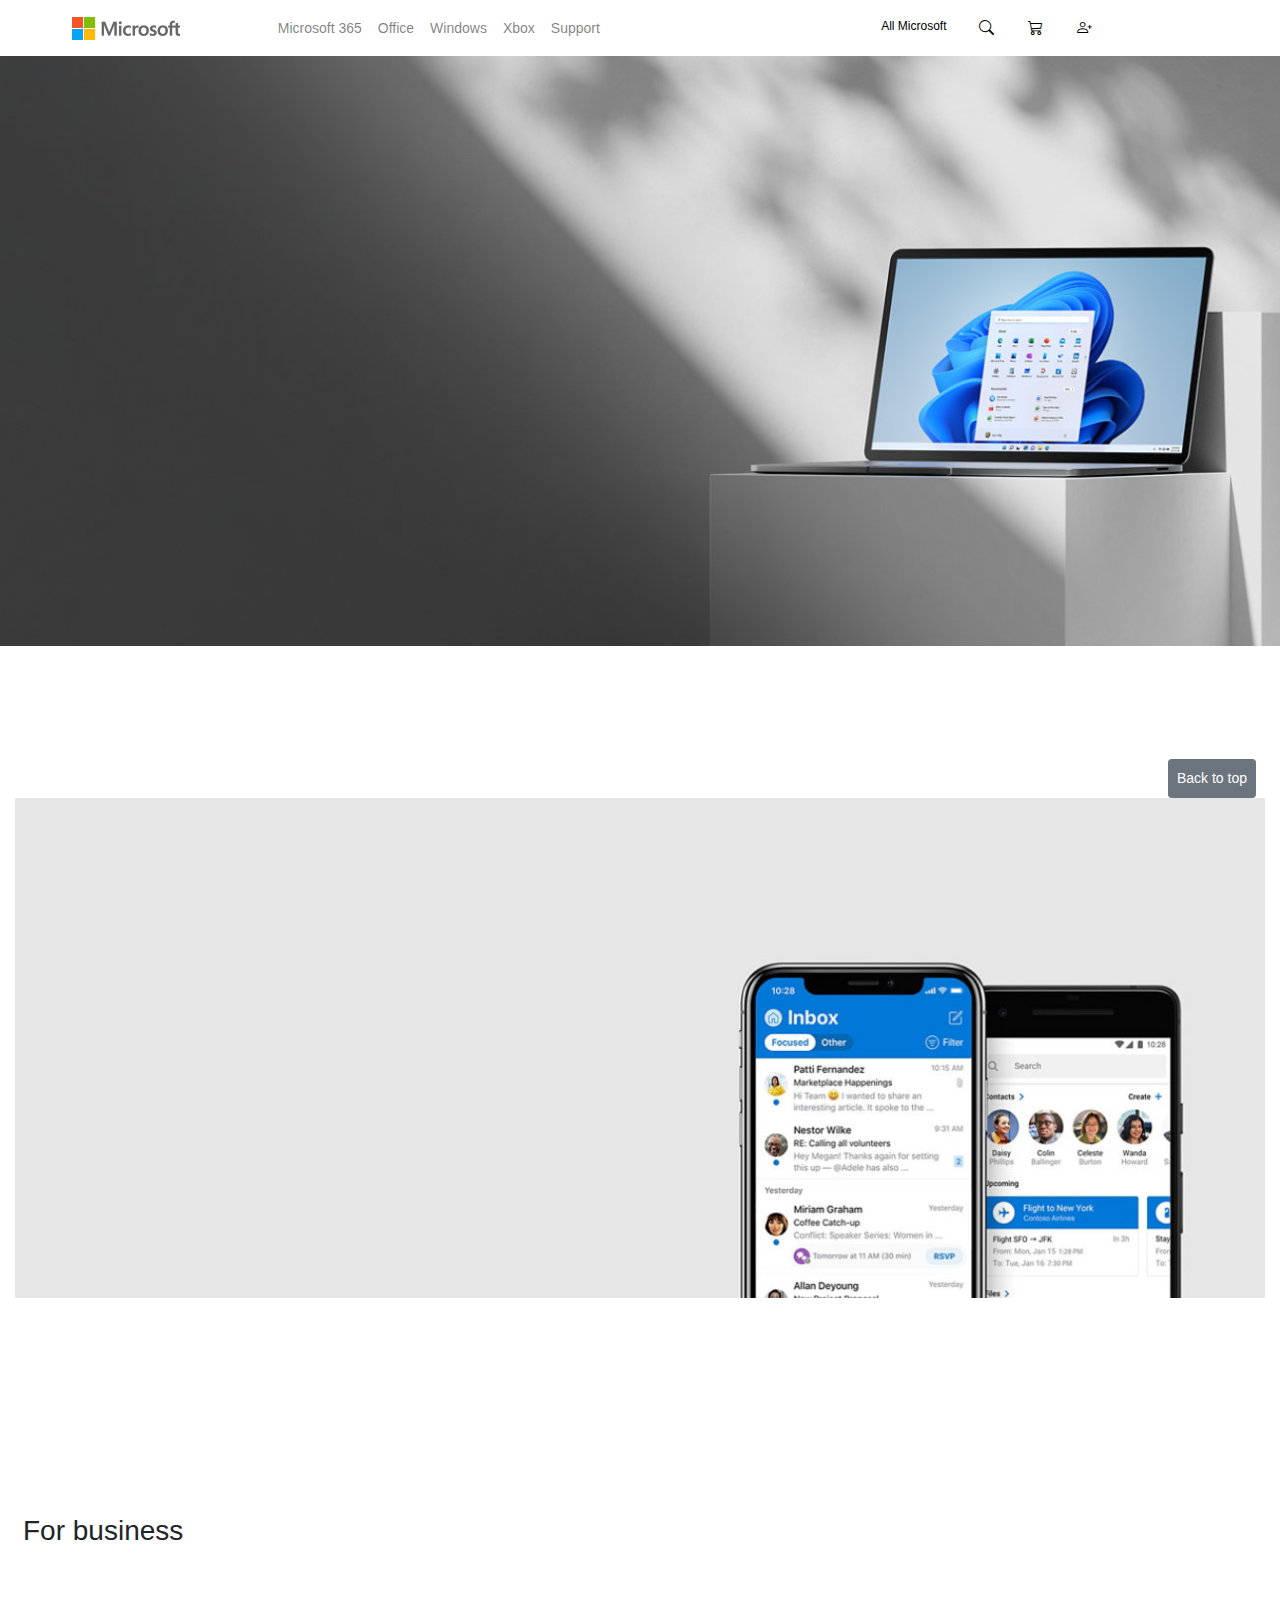
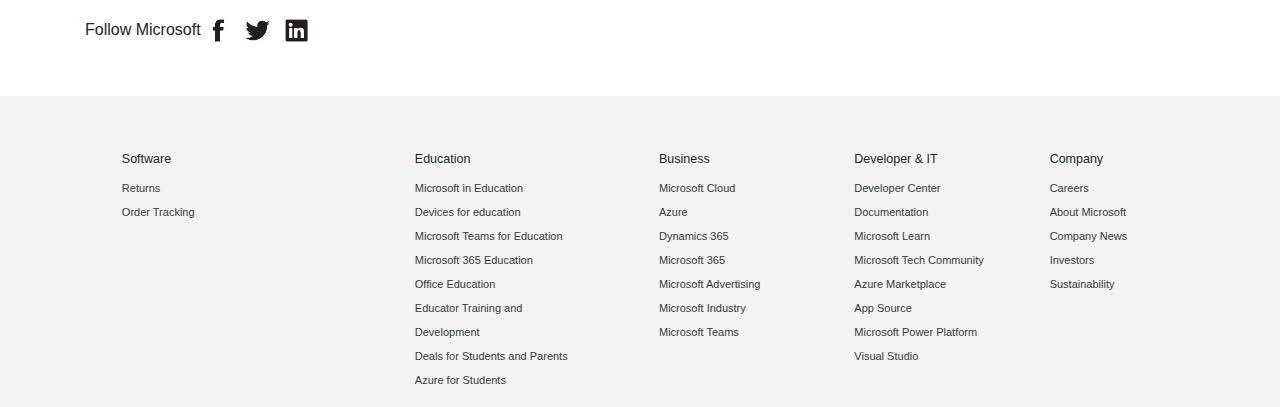
<file: index.html>
<!DOCTYPE html>
<html lang="en">
<head>
    <meta charset="UTF-8">
    <meta http-equiv="X-UA-Compatible" content="IE=edge">
    <meta name="viewport" content="width=device-width, initial-scale=1.0">
    <link rel="stylesheet" href="./css/main.css">
    <link rel="stylesheet" href="./css/bootstrap.css">
    <link rel="stylesheet" href="https://cdnjs.cloudflare.com/ajax/libs/font-awesome/6.1.1/css/all.min.css" integrity="sha512-KfkfwYDsLkIlwQp6LFnl8zNdLGxu9YAA1QvwINks4PhcElQSvqcyVLLD9aMhXd13uQjoXtEKNosOWaZqXgel0g==" crossorigin="anonymous" referrerpolicy="no-referrer" />
    <link rel="stylesheet" href="https://cdnjs.cloudflare.com/ajax/libs/font-awesome/6.1.1/css/all.css" integrity="sha512-1hsteeq9xTM5CX6NsXiJu3Y/g+tj+IIwtZMtTisemEv3hx+S9ngaW4nryrNcPM4xGzINcKbwUJtojslX2KG+DQ==" crossorigin="anonymous" referrerpolicy="no-referrer" />
    <!-- CSS only -->
    <link href="https://cdn.jsdelivr.net/npm/bootstrap@5.2.0-beta1/dist/css/bootstrap.min.css" rel="stylesheet" integrity="sha384-0evHe/X+R7YkIZDRvuzKMRqM+OrBnVFBL6DOitfPri4tjfHxaWutUpFmBp4vmVor" crossorigin="anonymous">
    <link rel="stylesheet" href="https://cdnjs.cloudflare.com/ajax/libs/font-awesome/6.1.1/webfonts/fa-regular-400.ttf">
    <link rel="stylesheet" href="https://cdn.jsdelivr.net/npm/bootstrap-icons@1.9.1/font/bootstrap-icons.css">
    <!-- JavaScript Bundle with Popper -->
    <script src="https://cdn.jsdelivr.net/npm/bootstrap@5.2.0-beta1/dist/js/bootstrap.bundle.min.js" integrity="sha384-pprn3073KE6tl6bjs2QrFaJGz5/SUsLqktiwsUTF55Jfv3qYSDhgCecCxMW52nD2" crossorigin="anonymous"></script>
    <link rel="icon" href="./images/microsoft-logo-png-2395.png">
    <title>Microsoft- Clone Home Page</title>
</head>
<body>
  <div class="head" id="home">
    <div class="header justify-content-center align-items-center d-flex">
      <div class="header-center w-90 h-100 d-flex justify-content-between px-2 align-items-center">
          <a href="index.html" class="h-100 d-flex align-items-center microsoft ">
              <img src="./images/microsoft logo.png" alt="" srcset="" class=".img-fluid" height="23" width="108">
          </a> 
          <nav class="navbar navbar-expand navbar-light header-center3" aria-label="Second navbar example">
                  <ul class="navbar-nav me-auto text-dark">
                    <li class="nav-item">
                      <a class="nav-link hov" aria-current="page" href="#">Microsoft 365</a>
                    </li>
                    <li class="nav-item">
                      <a class="nav-link hov" href="#">Office</a>
                    </li>
                    <li class="nav-item">
                      <a class="nav-link hov" href="#">Windows</a>
                    </li>
                    <li class="nav-item">
                      <a class="nav-link hov" href="#">Xbox</a>
                    </li>
                    <li class="nav-item">
                      <a class="nav-link hov" href="#">Support</a>
                    </li>
                  </ul>
          </nav>
            
          <div class="header-right h-100 px-2 d-flex gap-2">
              <button class="button-drop h-100 rounded-0" style="background-color: white;"><p class="pt-2_5" style="font-size: 12px;">All Microsoft<i class="fa fa-angle-down" style="margin-left: 10px;"></i> </p>
                <div class="button-content container">
                  <div class="row">
                    <div class="col-lg-2 pt-4 col-lgs-3" style="font-size: 13px;">
                      <ul>
                        <p class="h6 pb-3">Software</p>
                        <p class="space">Windows Apps</p>
                        <p class="space">One Drive</p>
                        <p class="space">Outlook</p>
                        <p class="space">Skype</p>
                        <p class="space">OneNote</p>
                        <p class="space">Microsoft Teams</p>
                      </ul>
                    </div>
                    <div class="col-lg-2 pt-4 col-lgs-3" style="font-size: 13px;">
                      <ul>
                        <p class="h6 pb-3">PC & Devices</p>
                        <p class="space">Shop Xbox</p>
                        <p class="space">Accessories</p>
                      </ul>
                    </div>
                    <div class="col-lg-2 pt-4 col-lgs-3" style="font-size: 13px;">
                      <ul>
                        <p class="h6 pb-3">Entertainment</p>
                        <p class="space">PC Games</p>
                        <p class="space">Windows digital games</p>
                      </ul>
                    </div>
                    <div class="col-lg-2 pt-4 col-lgs-3" style="font-size: 13px;">
                      <ul>
                        <p class="h6 pb-3">Business</p>
                        <p class="space">Microsoft Cloud</p>
                        <p class="space">Microsoft Security</p>
                        <p class="space">Azure</p>
                        <p class="space">Dynamics 365</p>
                        <p class="space">Microsoft 365 for business</p>
                        <p class="space">Microsoft Industry</p>
                        <p class="space">Microsoft Power Platform</p>
                        <p class="space">Windows 365</p>
                      </ul>
                    </div>
                    <div class="col-lg-2 pt-4 col-lgs-3" style="font-size: 13px;">
                      <ul>
                        <p class="h6 pb-3">Developer & IT</p>
                        <p class="space">Developer Center</p>
                        <p class="space">Documentation</p>
                        <p class="space">Microsoft Learn</p>
                        <p class="space">Microsoft Tech Community</p>
                        <p class="space">Azure Market Place</p>
                        <p class="space">AppSource</p>
                        <p class="space">Visual Studio</p>
                      </ul>
                    </div>
                    <div class="col-lg-2 pt-4 col-lgs-3" style="font-size: 13px;">
                      <ul>
                        <p class="h6 pb-3">Other</p>
                        <p class="space">Free downloads & Security</p>
                        <p class="space">Education</p>
                      </ul>
                    </div>
                  </div>
                  <div class="w-100 d-flex justify-content-center sitemap align-items-center">
                    <a href="" class="text-dark">VIEW SITEMAP <i class="fa fa-angle-right"></i></a>
                  </div>  
                </div>
              </button>
              <a class="justify-content-center align-items-center d-flex icon"><i class="bi bi-search"></i></a>
              <div class="justify-content-center align-items-center d-flex icon"><i class="bi bi-cart3"></i></div>
              <a class="justify-content-center align-items-center d-flex icon" href="./pages/login.html"><i class="bi bi-person-plus"></i></a>
          </div>
      </div>
    </div>
  </div>
  <div class="small-header" id="home1">
    <div class="header-sm d-flex justify-content-between pl-3 pr-3 align-items-center">
      <div class="headerleft-sm">
        <button class="btn_sm btn p-0 rounded-0"><i class="fa fa-bars"></i>
          <div class="buttonsm-content justify-content-start text-left">
            <div class="content-sm p-3 border">
              <a href="" class="text-dark">Microsoft 365</a>              
            </div>
            <div class="content-sm p-3 border">
              <a href="" class="text-dark">Office</a>              
            </div>
            <div class="content-sm p-3 border">
              <a href="" class="text-dark">Windows</a>              
            </div>
            <div class="content-sm p-3 border">
              <a href="" class="text-dark">Xbox</a>              
            </div>
            <div class="content-sm p-3 border">
              <a href="" class="text-dark">Support</a>              
            </div>
            <div class="content-sm p-3 d-flex justify-content-between border">
              <a href="" class="text-dark">Software</a>
              <div>
                <i class="fa fa-angle-down"></i>
              </div>
            </div>
            <div class="content-sm p-3 d-flex justify-content-between border">
              <a href="" class="text-dark">PC & Devices</a>              
              <div>
                <i class="fa fa-angle-down"></i>
              </div>
            </div>
            <div class="content-sm p-3 d-flex justify-content-between border">
              <a href="" class="text-dark">Entertainment</a>              
              <div>
                <i class="fa fa-angle-down"></i>
              </div>
            </div>
            <div class="content-sm p-3 d-flex justify-content-between border">
              <a href="" class="text-dark">Business</a>              
              <div>
                <i class="fa fa-angle-down"></i>
              </div>
            </div>
            <div class="content-sm p-3 d-flex justify-content-between border">
              <a href="" class="text-dark">Developer & IT</a>              
              <div>
                <i class="fa fa-angle-down"></i>
              </div>
            </div>
            <div class="content-sm p-3 d-flex justify-content-between border">
              <a href="" class="text-dark">Other</a>              
              <div>
                <i class="fa fa-angle-down"></i>
              </div>
            </div>
            <div class="content-sm p-3 border">
              <a href="" class="text-dark">View Sitemap</a>              
            </div>
            

          </div>
        </button>
        <i class="bi bi-search pl-3"></i>
      </div>
      <div class="headercenter-sm">
        <img src="./images/microsoft logo.png" alt="" srcset="" class=".img-fluid" height="23" width="108">
      </div>
      <div class="headerright-sm">
        <a href=""><i class="bi bi-cart3"></i></a>
        <a href="./pages/login.html"><i class="bi bi-person plus pl-3"></i></a>
      </div>
    </div>
  </div>
  <!-- lg screen -->
    <a href="./pages/dashboard.html" id="link1" class="text-white"> 
      <div class="img-background w-100 mb-3" style="height: 590px;color: white;">
        <div class="container mx-5">
          <div class="card p-4 border-0">
              <div class="card-body">
                <h1 class="h2 mb-4">Designed for life today—and tomorrow</h1>
                <p>The next generation of games. Your goals. Friends and Family. Windows 11 was made to bring you closer to everything you love</p>
                <button class="btn btn-primary rounded-0 btn-back btn-md">See if your PC is ready</button>
              </div>
          </div>        
        </div>
      </div>
    </a>

      <div class="img_card mb-5" id="">
        <img src="./images/home1.jpg" alt="" height="540" width="100%" class="mb-5 imgs img-fluid">
        <div class="containers bg-white border-0">
          <div class="card w-100 pt-3 pl-4 pb-5 border-0">
            <div class="card-body">
              <h1 class="card-title">Designed for life today-and tomorrow</h1>
              <p class="card-text">The next generation of games. Your goals. Friends and Family. Windows 11 was made to bring you closer to everything you love</p>
              <a href="./pages/dashboard.html"><button class="btn btn-primary rounded-0 btn-backs btn-lg">See if your PC is ready</button></a>
            </div>
          </div>
        </div>
      </div>
      <div class="img_cards mb-2" id="">
        <img src="./images/home1.jpg" alt="" height="540" width="100%" class="mb-5 imgs img-fluid img-responsive">
        <div class="containerss border-0">
          <h1 class="h2 mb-4">Designed for life today—and tomorrow</h1>
          <p>The next generation of games. Your goals. Friends and Family. Windows 11 was made to bring you closer to everything you love</p>
          <a href="./pages/dashboard.html"><button class="btn btn-primary rounded-0 btn-back btn-lg">See if your PC is ready</button></a>
        </div>
        </div>
      </div>
    <div class="container-fluid mb-5 d-flex row1 margin1">
      <div class="row">
        <div class="col-lg-3 col-mds-6">
          <div class="card h-100 border-0 w-100 mb-3">
            <img src="./images/card-1.jpg" alt="" srcset="" class="img-fluid">
            <div class="card-body">
              <h5 class="card-title" style="font-size: 24px; font-weight:500">Microsoft 365</h5>
              <p class="card-text">Premium Office apps, extra cloud storage, advanced security, and more—all in one convenient subscription.</p>
              <a href="./pages/microsoft365.html" class="card-link" style="font-weight: 500; font-size: 16px;">For up to 6 people <i class="fa fa-angle-right"></i></a><br>
              <a href="./pages/microsoft365.html" class="card-link" style="font-weight: 500; font-size: 16px;">For 1 person <i class="fa fa-angle-right"></i></a>
            </div>
          </div>
        </div>
        <div class="col-lg-3 col-mds-6">
          <div class="card w-100 h-100 border-0">
            <img src="./images/card-2.jpg" alt="" srcset="" class="img-fluid">
            <div class="card-body">
              <h5 class="card-title" style="font-size: 24px; font-weight:500">Microsoft Edge</h5>
              <p class="card-text">World-class performance with more privacy, more productivity, and more value while you browse.</p>
              <a href="./pages/edge.html" class="card-link" style="font-weight: 500; font-size: 15px;">Download Now <i class="fa fa-angle-right"></i></a><br>
            </div>
          </div>
        </div>
        <div class="col-lg-3 col-mds-6">
          <div class="card w-100 h-100 border-0">
            <img src="./images/card-3.jpg" alt="" srcset="" class="img-fluid">
            <div class="card-body">
              <h5 class="card-title" style="font-size: 24px; font-weight:500">Microsoft OneDrive</h5>
              <p class="card-text">Save your files and photos to OneDrive and access them from any device, anywhere.</p>
              <a href="./pages/onedrive.html" class="card-link" style="font-weight: 500; font-size: 15px;">Learn More <i class="fa fa-angle-right"></i></a><br>
            </div>
          </div>
        </div>
        <div class="col-lg-3 col-mds-6">
          <div class="card w-100 h-100 border-0">
            <img src="./images/card-1.jpg" alt="" srcset="" class="img-fluid">
            <div class="card-body">
              <h5 class="card-title" style="font-size: 24px; font-weight:500">OneNote</h5>
              <p class="card-text">Organize your notes and your life.</p>
              <a href="./pages/onenote.html" class="card-link" style="font-weight: 500; font-size: 15px;">Learn More <i class="fa fa-angle-right"></i></a><br>
            </div>
          </div>
        </div>
      </div>
    </div>
    <div class="container-fluid mb-5 d-flex row2">
      <div class="row">
        <div class="cols-12">
          <div class="card h-100 border-0 w-100 mb-3">
            <img src="./images/card-1.jpg" alt="" srcset="" class="img-fluid">
            <div class="card-body">
              <h5 class="card-title" style="font-size: 24px; font-weight:500">Microsoft 365</h5>
              <p class="card-text">Premium Office apps, extra cloud storage, advanced security, and more—all in one convenient subscription.</p>
              <div class="d-flex gap-2">
                <a href="./pages/microsoft365.html" class="card-link" style="font-weight: 500; font-size: 14.5px;">For up to 6 people <i class="fa fa-angle-right"></i></a><br>
                <a href="./pages/microsoft365.html" class="card-link" style="font-weight: 500; font-size: 14.5px;">For 1 person <i class="fa fa-angle-right"></i></a>
              </div>
              
            </div>
          </div>
        </div>
        <div class="cols-12">
          <div class="card w-100 h-100 border-0">
            <img src="./images/card-2.jpg" alt="" srcset="" class="img-fluid">
            <div class="card-body">
              <h5 class="card-title" style="font-size: 24px; font-weight:500">Microsoft Edge</h5>
              <p class="card-text">World-class performance with more privacy, more productivity, and more value while you browse.</p>
              <a href="./pages/edge.html" class="card-link" style="font-weight: 500; font-size: 15px;">Download Now <i class="fa fa-angle-right"></i></a><br>
            </div>
          </div>
        </div>
        <div class="cols-12">
          <div class="card w-100 h-100 border-0">
            <img src="./images/card-3.jpg" alt="" srcset="" class="img-fluid">
            <div class="card-body">
              <h5 class="card-title" style="font-size: 24px; font-weight:500">Microsoft OneDrive</h5>
              <p class="card-text">Premium Office apps, extra cloud storage, advanced security, and more—all in one convenient subscription.</p>
              <a href="./pages/onedrive.html" class="card-link" style="font-weight: 500; font-size: 15px;">Learn More <i class="fa fa-angle-right"></i></a><br>
            </div>
          </div>
        </div>
        <div class="cols-12">
          <div class="card w-100 h-100 border-0">
            <img src="./images/card-1.jpg" alt="" srcset="" class="img-fluid">
            <div class="card-body">
              <h5 class="card-title" style="font-size: 24px; font-weight:500">OneNote</h5>
              <p class="card-text">Organize your notes and your life.</p>
              <a href="./pages/onenote.html" class="card-link" style="font-weight: 500; font-size: 15px;">Learn More <i class="fa fa-angle-right"></i></a><br>
            </div>
          </div>
        </div>
      </div>
    </div>
      <div class="sticky d-flex justify-content-end pr-4 rounded-0 btn2-1">
        <a href="#home"><button class="btn btn-sm btn-secondary p-2"><i class="fa fa-arrow-up"></i> Back to top</button></a>
      </div>
      <div class="sticky d-flex justify-content-end pr-4 rounded-0 btn2" id="">
        <a href="#home1"><button class="btn btn-sm btn-secondary p-2"><i class="fa fa-arrow-up"></i> Back to top</button></a>
      </div>

      <div class="container-fluid text-dark second-back">
        <a href="" class="atag1 text-dark">
          <div class="back-img box-1 w-100" style="height: 500px;">
            <div class="card pt-5 mx-0 border-0" style="width: 30%;">
              <div class="card-body">
                <h4 class="card-title mb-3" style="font-size: 26px;">
                  Outlook for iOS and Android
                </h4>
                <p class="card-text mb-3" style="font-size: 14px;">Connect. Organize. Get things done.</p>
                <a href="./pages/outlook.html"><button class="btn btn-primary rounded-0">Download Now</button></a>
              </div>
            </div>
          </div>
        </a>
      </div>
      <div class="img_card container-fluid">
        <img src="./images/outlook_small.jpg" alt="" height="540" width="100%" class="mb-5 imgs img-fluid img-responsive">
        <div class="containers bg-white border-0">
          <div class="card w-100 pt-3 pl-4 pb-5 border-0">
            <div class="card-body">
              <h1 class="card-title">Outlook for Android and iOS</h1>
              <p class="card-text">Connect. Organize. Get things done.</p>
              <a href="./pages/outlook.html"><button class="rounded-0 btn btn-primary btn-backs" type="button">Download Now</button></a>
            </div>
          </div>
        </div>
      </div>
      <!-- <div class="container"> -->
        <div class="img_cards mb-5 container-fluid">
          <img src="./images/outlook_small.jpg" alt="" height="540" width="100%" class="mb-5 imgs img-fluid img-responsive">
          <div class="containerss border-0">
            <h1 class="h2 mb-4">Outlook for Android and iOS</h1>
            <p>Connect. Organize. Get things done.</p>
            <a href="./pages/outlook.html"><button class="btn btn-primary rounded-0 btn-back btn-lg"><p>Download Now</p></button></a>
          </div>
          </div>
        </div>
      <!-- </div> -->
    
    <div class="container-fluid mb-5 row3" style="margin-top: 13rem;">
      <p class="h3 p-2">For business</p>
      <div class="row">
        <div class="col-lg-3 col-mds-6">
          <div class="card h-100 border-0 w-100">
            <img src="./images/card-5.jpg" alt="" srcset="" class="img-fluid">
            <div class="card-body">
              <h5 class="card-title" style="font-size: 23px; font-weight:500">Get Microsoft Teams for free</h5>
              <p class="card-text">Premium Office apps, extra cloud storage, advanced security, and more—all in one convenient subscription.</p>
              <a href="./pages/teams.html" class="card-link" style="font-weight: 500; font-size: 16px;">For up to 6 people <i class="fa fa-angle-right"></i></a><br>
              <a href="./pages/teams.html" class="card-link" style="font-weight: 500; font-size: 16px;">For 1 person <i class="fa fa-angle-right"></i></a>
            </div>
          </div>
        </div>
        <div class="col-lg-3 col-mds-6">
          <div class="card w-100 h-100 border-0 mb-3">
            <img src="./images/card-6.jpg" alt="" srcset="" class="img-fluid">
            <div class="card-body">
              <h5 class="card-title" style="font-size: 24px; font-weight:500">Microsoft 365 for business</h5>
              <p class="card-text">World-class performance with more privacy, more productivity, and more value while you browse.</p>
              <a href="" class="card-link" style="font-weight: 500; font-size: 15px;">Download Now <i class="fa fa-angle-right"></i></a><br>
            </div>
          </div>
        </div>
        <div class="col-lg-3 col-mds-6">
          <div class="card w-100 h-100 border-0">
            <img src="./images/card-7.jpg" alt="" srcset="" class="img-fluid">
            <div class="card-body">
              <h5 class="card-title" style="font-size: 24px; font-weight:500">Microsoft Viva</h5>
              <p class="card-text">Premium Office apps, extra cloud storage, advanced security, and more—all in one convenient subscription.</p>
              <a href="" class="card-link" style="font-weight: 500; font-size: 15px;">Learn More <i class="fa fa-angle-right"></i></a><br>
            </div>
          </div>
        </div>
        <div class="col-lg-3 col-mds-6">
          <div class="card w-100 h-100 border-0">
            <img src="./images/card-8.jpg" alt="" srcset="" class="img-fluid">
            <div class="card-body">
              <h5 class="card-title" style="font-size: 24px; font-weight:500">Welcome to your Windows 356 Cloud PC</h5>
              <p class="card-text">Organize your notes and your life.</p>
              <a href="" class="card-link" style="font-weight: 500; font-size: 15px;">Learn More <i class="fa fa-angle-right"></i></a><br>
            </div>
          </div>
        </div>
      </div>
    </div>
    <div class="container-fluid mb-5 row4">
      <p class="h3 p-2">For business</p>
      <div class="row">
        <div class="cols-12">
          <div class="card h-100 border-0 w-100">
            <img src="./images/card-5.jpg" alt="" srcset="" class="img-fluid">
            <div class="card-body">
              <h5 class="card-title" style="font-size: 23px; font-weight:500">Get Microsoft Teams for free</h5>
              <p class="card-text">Premium Office apps, extra cloud storage, advanced security, and more—all in one convenient subscription.</p>
              <div class="d-flex gap-2">
                <a href="./pages/teams.html" class="card-link" style="font-weight: 500; font-size: 14.5px;;">For up to 6 people <i class="fa fa-angle-right"></i></a><br>
                <a href="./pages/teams.html" class="card-link" style="font-weight: 500; font-size: 14.5px;;">For 1 person <i class="fa fa-angle-right"></i></a>
              </div>              
            </div>
          </div>
        </div>
        <div class="cols-12">
          <div class="card w-100 h-100 border-0 mb-3">
            <img src="./images/card-6.jpg" alt="" srcset="" class="img-fluid">
            <div class="card-body">
              <h5 class="card-title" style="font-size: 24px; font-weight:500">Microsoft 365 for business</h5>
              <p class="card-text">World-class performance with more privacy, more productivity, and more value while you browse.</p>
              <a href="" class="card-link" style="font-weight: 500; font-size: 15px;">Download Now <i class="fa fa-angle-right"></i></a><br>
            </div>
          </div>
        </div>
        <div class="cols-12">
          <div class="card w-100 h-100 border-0">
            <img src="./images/card-7.jpg" alt="" srcset="" class="img-fluid">
            <div class="card-body">
              <h5 class="card-title" style="font-size: 24px; font-weight:500">Microsoft Viva</h5>
              <p class="card-text">Premium Office apps, extra cloud storage, advanced security, and more—all in one convenient subscription.</p>
              <a href="" class="card-link" style="font-weight: 500; font-size: 15px;">Learn More <i class="fa fa-angle-right"></i></a><br>
            </div>
          </div>
        </div>
        <div class="cols-12">
          <div class="card w-100 h-100 border-0">
            <img src="./images/card-8.jpg" alt="" srcset="" class="img-fluid">
            <div class="card-body">
              <h5 class="card-title" style="font-size: 24px; font-weight:500">Welcome to your Windows 356 Cloud PC</h5>
              <p class="card-text">Organize your notes and your life.</p>
              <a href="" class="card-link" style="font-weight: 500; font-size: 15px;">Learn More <i class="fa fa-angle-right"></i></a><br>
            </div>
          </div>
        </div>
      </div>
    </div>
    <div class="container d-flex gap-3 align-items-center">
      <div class="" style="font-size: 16px;">Follow Microsoft</div>
      <div class="images">
        <img src="./images/facebook.jpg" alt="" class="img-fluid img-responsive" height="40" width="35">
        <img src="./images/Twitter 2x.jpg" alt="" class="img-fluid img-responsive" height="40" width="35">
        <img src="./images/Linkedin 2x.jpg" alt="" class="img-fluid img-responsive" height="40" width="35">
      </div>
    </div>
  
      <footer class="page-footer">

        <!-- Footer Links -->
        <div class="container-fluid text-left text-md-left mt-5 pl-5 pt-2">
      
          <!-- Grid row -->
          <div class="row">
      
            <!-- Grid column -->
            <div class="col-md-3 mx-auto col-lg-2 col-sm-6">
      
              <!-- Links -->
              <ul class="list-unstyled mt-5">
                <li>
                  <p class="h6" style="font-size: 12.5px;">Software</p>
                </li>
                <li>
                  <a href="#!" class="text-dark" style="font-size: 11px;">Returns</a>
                </li>
                <li>
                  <a href="#!" class="text-dark" style="font-size: 11px;">Order Tracking</a>
                </li>
              </ul>
      
            </div>
            <!-- Grid column -->
      
            <!-- <hr class="clearfix w-100 d-md-none"> -->
      
            <!-- Grid column -->
            <div class="col-md-3 mx-auto col-lg-2 col-sm-6">
      
              <!-- Links -->
              <ul class="list-unstyled mt-5">
                <li>
                  <p class="h6" style="font-size: 12.5px;">Education</p>
                </li>
                <li>
                  <a href="#!" class="text-dark" style="font-size: 11px;">Microsoft in Education</a>
                </li>
                <li>
                  <a href="#!" class="text-dark" style="font-size: 11px;">Devices for education</a>
                </li>
                <li>
                  <a href="#!" class="text-dark" style="font-size: 11px;">Microsoft Teams for Education</a>
                </li>
                <li>
                  <a href="#!" class="text-dark" style="font-size: 11px;">Microsoft 365 Education</a>
                </li>
                <li>
                  <a href="#!" class="text-dark" style="font-size: 11px;">Office Education</a>
                </li>
                <li>
                  <a href="#!" class="text-dark" style="font-size: 11px;">Educator Training and Development</a>
                </li>
                <li>
                  <a href="#!" class="text-dark" style="font-size: 11px;">Deals for Students and Parents</a>
                </li>
                <li>
                  <a href="#!" class="text-dark" style="font-size: 11px;">Azure for Students</a>
                </li>
              </ul>
      
            </div>
            <!-- Grid column -->
      
            <!-- <hr class="clearfix w-100 d-md-none"> -->
      
            <!-- Grid column -->
            <div class="col-md-3 col-lg-2 col-sm-6 ml-0">
      
              <!-- Links -->
              <ul class="list-unstyled mt-5">
                <li>
                  <p class="h6" style="font-size: 12.5px;">Business</p>
                </li>
                <li>
                  <a href="#!" class="text-dark" style="font-size: 11px;">Microsoft Cloud</a>
                </li>
                <li>
                  <a href="#!" class="text-dark" style="font-size: 11px;">Azure</a>
                </li>
                <li>
                  <a href="#!" class="text-dark" style="font-size: 11px;">Dynamics 365</a>
                </li>
                <li>
                  <a href="#!" class="text-dark" style="font-size: 11px;">Microsoft 365</a>
                </li>
                <li>
                  <a href="#!" class="text-dark" style="font-size: 11px;">Microsoft Advertising</a>
                </li>
                <li>
                  <a href="#!" class="text-dark" style="font-size: 11px;">Microsoft Industry</a>
                </li>
                <li>
                  <a href="#!" class="text-dark" style="font-size: 11px;">Microsoft Teams</a>
                </li>
              </ul>      
            </div>
            <!-- Grid column -->
      
            <!-- <hr class="clearfix w-100 d-md-none"> -->
      
            <!-- Grid column -->
            <div class="col-md-3 col-lg-2 col-sm-6 ">
      
              <!-- Links -->
              <ul class="list-unstyled mt-5">
                <li>
                  <p class="h6" style="font-size: 12.5px;">Developer & IT</p>
                </li>
                <li>
                  <a href="#!" class="text-dark" style="font-size: 11px;">Developer Center</a>
                </li>
                <li>
                  <a href="#!" class="text-dark" style="font-size: 11px;">Documentation</a>
                </li>
                <li>
                  <a href="#!" class="text-dark" style="font-size: 11px;">Microsoft Learn</a>
                </li>
                <li>
                  <a href="#!" class="text-dark" style="font-size: 11px;">Microsoft Tech Community</a>
                </li>
                <li>
                  <a href="#!" class="text-dark" style="font-size: 11px;">Azure Marketplace</a>
                </li>
                <li>
                  <a href="#!" class="text-dark" style="font-size: 11px;">App Source</a>
                </li>
                <li>
                  <a href="#!" class="text-dark" style="font-size: 11px;">Microsoft Power Platform</a>
                </li>
                <li>
                  <a href="#!" class="text-dark" style="font-size: 11px;">Visual Studio</a>
                </li>
              </ul>      
            </div>
            <!-- Grid column -->
            
            <div class="col-md-3 mx-0 col-lg-2 col-sm-12 foot">
      
              <!-- Links -->
              <ul class="list-unstyled mt-5">
                <li>
                  <p class="h6" style="font-size: 12.5px;">Company</p>
                </li>
                <li>
                  <a href="#!" class="text-dark" style="font-size: 11px;">Careers</a>
                </li>
                <li>
                  <a href="#!" class="text-dark" style="font-size: 11px;">About Microsoft</a>
                </li>
                <li>
                  <a href="#!" class="text-dark" style="font-size: 11px;">Company News</a>
                </li>
                <li>
                  <a href="#!" class="text-dark" style="font-size: 11px;">Investors</a>
                </li>
                <li>
                  <a href="#!" class="text-dark" style="font-size: 11px;">Sustainability</a>
                </li>
              </ul>      
            </div>
          </div>
          <!-- Grid row -->
      
        </div>
        <!-- Footer Links -->  
      </footer>

</body>
</html>
</file>
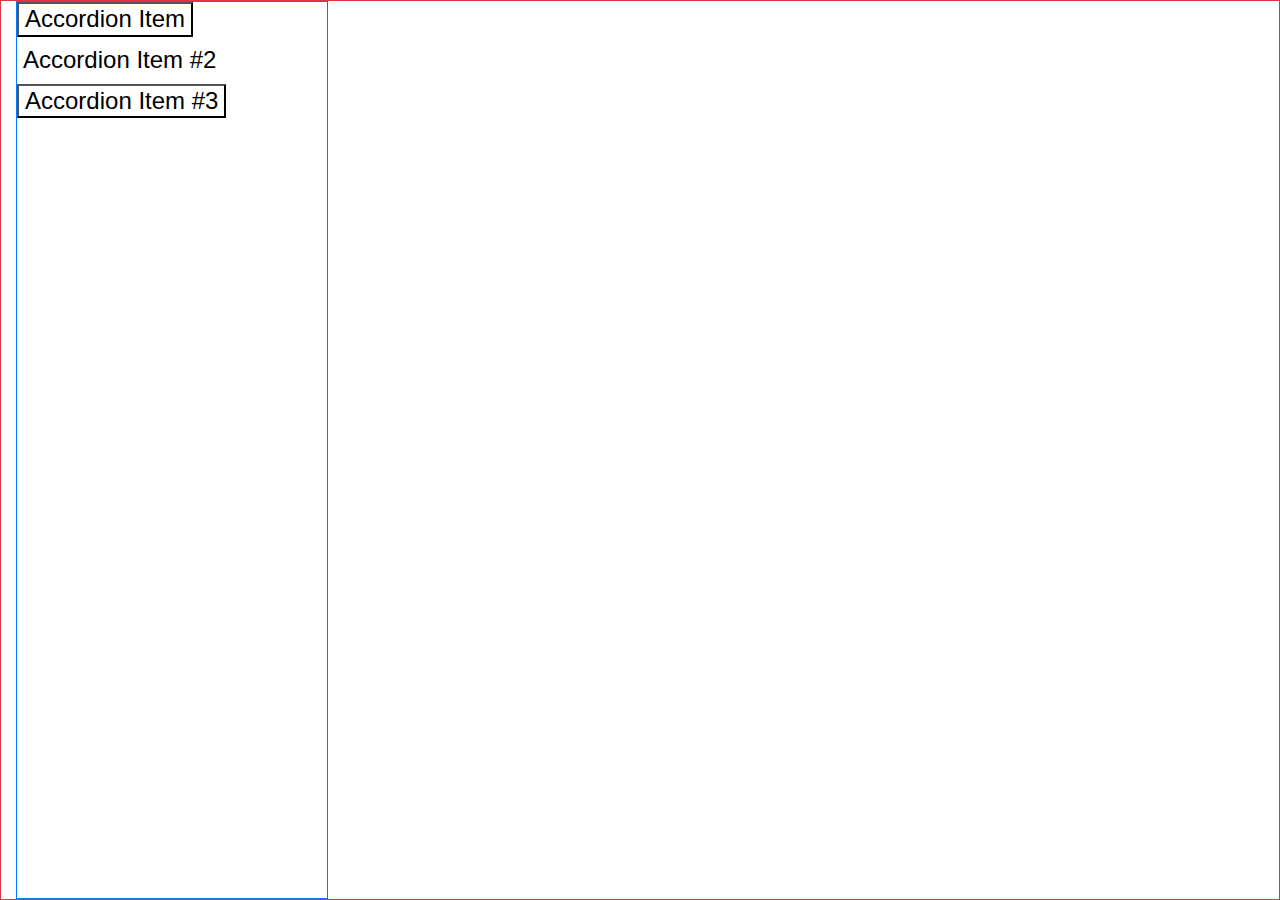
<file: accordion.html>
<!DOCTYPE html>
<lg="en">
<head>
    <meta charset="UTF-8">
    <meta http-equiv="X-UA-Compatible" content="IE=edge">
    <meta name="viewport" content="width=device-width, initial-scale=1.0">
    <link rel="stylesheet" href="./css/main.css">
    <link rel="stylesheet" href="./css/bootstrap.css">
    <link rel="stylesheet" href="https://cdnjs.cloudflare.com/ajax/libs/font-awesome/6.1.1/css/all.min.css" integrity="sha512-KfkfwYDsLkIlwQp6LFnl8zNdLGxu9YAA1QvwINks4PhcElQSvqcyVLLD9aMhXd13uQjoXtEKNosOWaZqXgel0g==" crossorigin="anonymous" referrerpolicy="no-referrer" />
    <link rel="stylesheet" href="https://cdnjs.cloudflare.com/ajax/libs/font-awesome/6.1.1/css/all.css" integrity="sha512-1hsteeq9xTM5CX6NsXiJu3Y/g+tj+IIwtZMtTisemEv3hx+S9ngaW4nryrNcPM4xGzINcKbwUJtojslX2KG+DQ==" crossorigin="anonymous" referrerpolicy="no-referrer" />
    <!-- CSS only -->
    <link href="https://cdn.jsdelivr.net/npm/bootstrap@5.2.0-beta1/dist/css/bootstrap.min.css" rel="stylesheet" integrity="sha384-0evHe/X+R7YkIZDRvuzKMRqM+OrBnVFBL6DOitfPri4tjfHxaWutUpFmBp4vmVor" crossorigin="anonymous">
    <link rel="stylesheet" href="https://cdnjs.cloudflare.com/ajax/libs/font-awesome/6.1.1/webfonts/fa-regular-400.ttf">
    <link rel="stylesheet" href="https://cdn.jsdelivr.net/npm/bootstrap-icons@1.9.1/font/bootstrap-icons.css">
    <!-- JavaScript Bundle with Popper -->
    <script src="https://cdn.jsdelivr.net/npm/bootstrap@5.2.0-beta1/dist/js/bootstrap.bundle.min.js" integrity="sha384-pprn3073KE6tl6bjs2QrFaJGz5/SUsLqktiwsUTF55Jfv3qYSDhgCecCxMW52nD2" crossorigin="anonymous"></script>
    <title>Document</title>
</head>
<body>
    <div class="container-fluid w-100 border border-danger position-relative" style="height: 100vh;">
        <div class="sidebar h-100 border border-primary" style="width: 25%;">
            <div class="accordion">
                <div class="accordion-item">
                    <h4 class="accordion-header" id="headingOne">
                        <button class="accordion-button" type="button" data-bs-toggle="collapse" data-bs-target="#collapseOne" aria-expanded="true" aria-controls="collapseOne">
                            Accordion Item
                            <div class="btn-cont position-absolute text-center" tabindex="0" style="width: 75%; background-color:transparent; height:100vh; left:25%; top:0%">
                                <img src="./images/word_img.jpg" alt="" class="img-fluid" width="800">
                            </div>

                        </button>
                    </h4>
                    <div id="collapseOne" class="accordion-collapse collapse" aria-labelledby="headingOne" data-bs-parent="#accordionExample">
                        <div class="accordion-body">
                          <strong>This is the first item's accordion body.</strong> It is hidden by default, until the collapse plugin adds the appropriate classes that we use to style each element. These classes control the overall appearance, as well as the showing and hiding via CSS transitions. You can modify any of this with custom CSS or overriding our default variables. It's also worth noting that just about any HTML can go within the <code>.accordion-body</code>, though the transition does limit overflow.
                        </div>
                      </div>
                </div>

                <div class="accordion-item">
                    <h4 class="accordion-header" id="headingTwo">
                      <button class="accordion-button collapsed border-0" type="button" data-bs-toggle="collapse" data-bs-target="#collapseTwo" aria-expanded="false" aria-controls="collapseTwo">
                        Accordion Item #2
                        <div class="btn-cont position-absolute text-center" tabindex="0" style="width: 75%; background-color:transparent; height:100vh; left:25%; top:0%">
                            <img src="./images/word_img.jpg" alt="" class="img-fluid" width="800">
                        </div>
                      </button>
                    </h4>
                    <div id="collapseTwo" class="accordion-collapse collapse" aria-labelledby="headingTwo" data-bs-parent="#accordionExample">
                      <div class="accordion-body">
                        <strong>This is the second item's accordion body.</strong> It is hidden by default, until the collapse plugin adds the appropriate classes that we use to style each element. These classes control the overall appearance, as well as the showing and hiding via CSS transitions. You can modify any of this with custom CSS or overriding our default variables. It's also worth noting that just about any HTML can go within the <code>.accordion-body</code>, though the transition does limit overflow.
                      </div>
                    </div>
                  </div>
                  <div class="accordion-item">
                    <h4 class="accordion-header" id="headingThree">
                      <button class="accordion-button collapsed" type="button" data-bs-toggle="collapse" data-bs-target="#collapseThree" aria-expanded="false" aria-controls="collapseThree">
                        Accordion Item #3
                        <div class="btn-cont position-absolute text-center" tabindex="0" style="width: 75%; background-color:transparent; height:100vh; left:25%; top:0%">
                            <img src="./images/zurich-banner.jpg" alt="" class="img-fluid" width="800">
                        </div>
                      </button>
                    </h4>
                    <div id="collapseThree" class="accordion-collapse collapse" aria-labelledby="headingThree" data-bs-parent="#accordionExample">
                      <div class="accordion-body">
                        <strong>This is the third item's accordion body.</strong> It is hidden by default, until the collapse plugin adds the appropriate classes that we use to style each element. These classes control the overall appearance, as well as the showing and hiding via CSS transitions. You can modify any of this with custom CSS or overriding our default variables. It's also worth noting that just about any HTML can go within the <code>.accordion-body</code>, though the transition does limit overflow.
                      </div>
                    </div>
                  </div>
            </div>
        </div>
    </div>
</body>
</file>
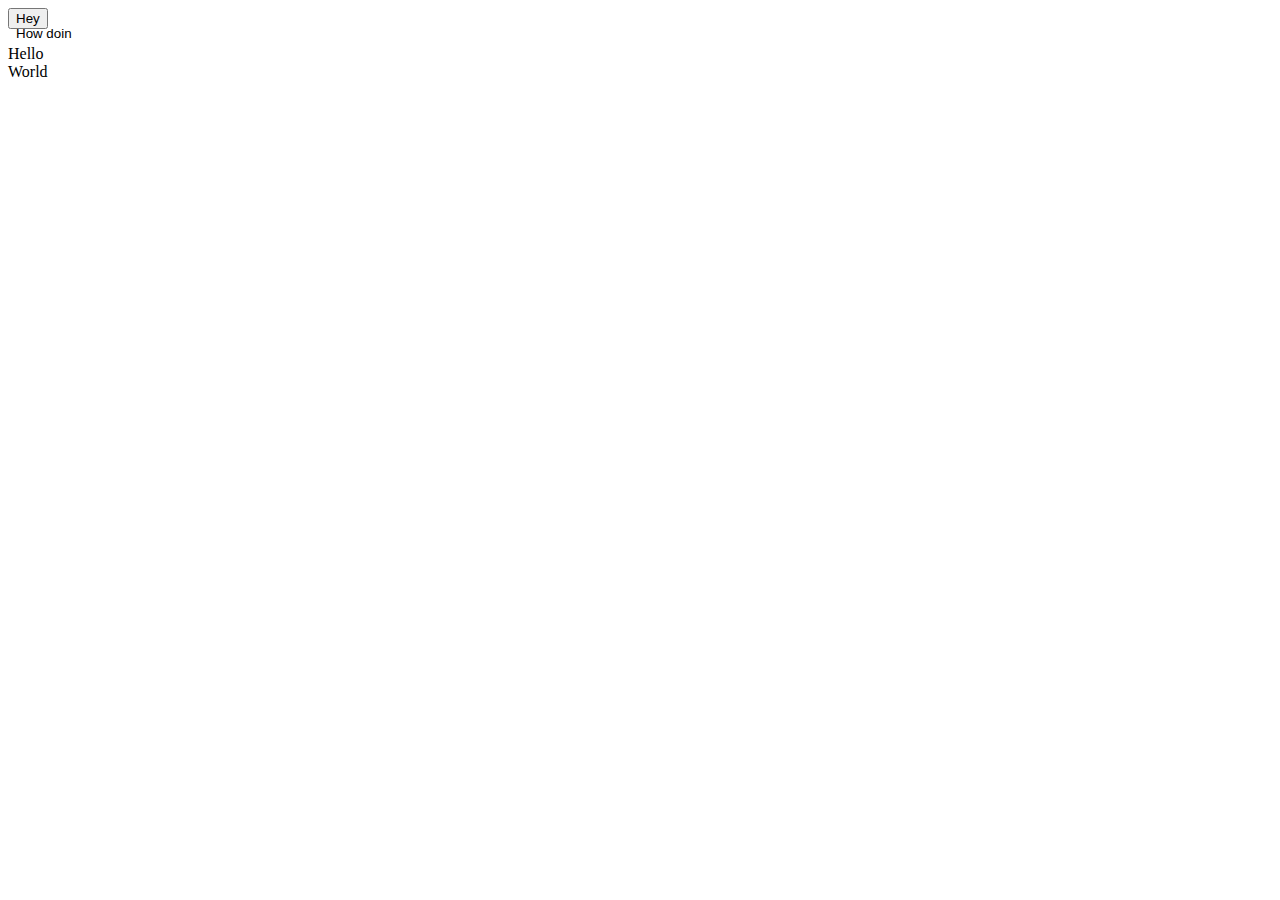
<file: index1.html>
<!DOCTYPE html>
<html lang="en">
<head>
    <meta charset="UTF-8">
    <meta http-equiv="X-UA-Compatible" content="IE=edge">
    <meta name="viewport" content="width=device-width, initial-scale=1.0">
    <title>Document</title>
    <style>
        .abs{
            position: absolute;
        }

        .box a{
            opacity: 0;
        }
        .box:hover{
            box-shadow: 3px 3px 4px black;
        }
        .box:hover a{
            opacity: 1;
        }
    </style>
</head>
<body>
    <button>Hey
        <div class="abs">
            How doin
        </div>
    </button>

     <div class="box" style="width: 50px; height:100px">
        <p>Hello World</p>
        <a href="" style="color: yellow;">Hello World</a>
     </div>
</body>
</html>
</file>
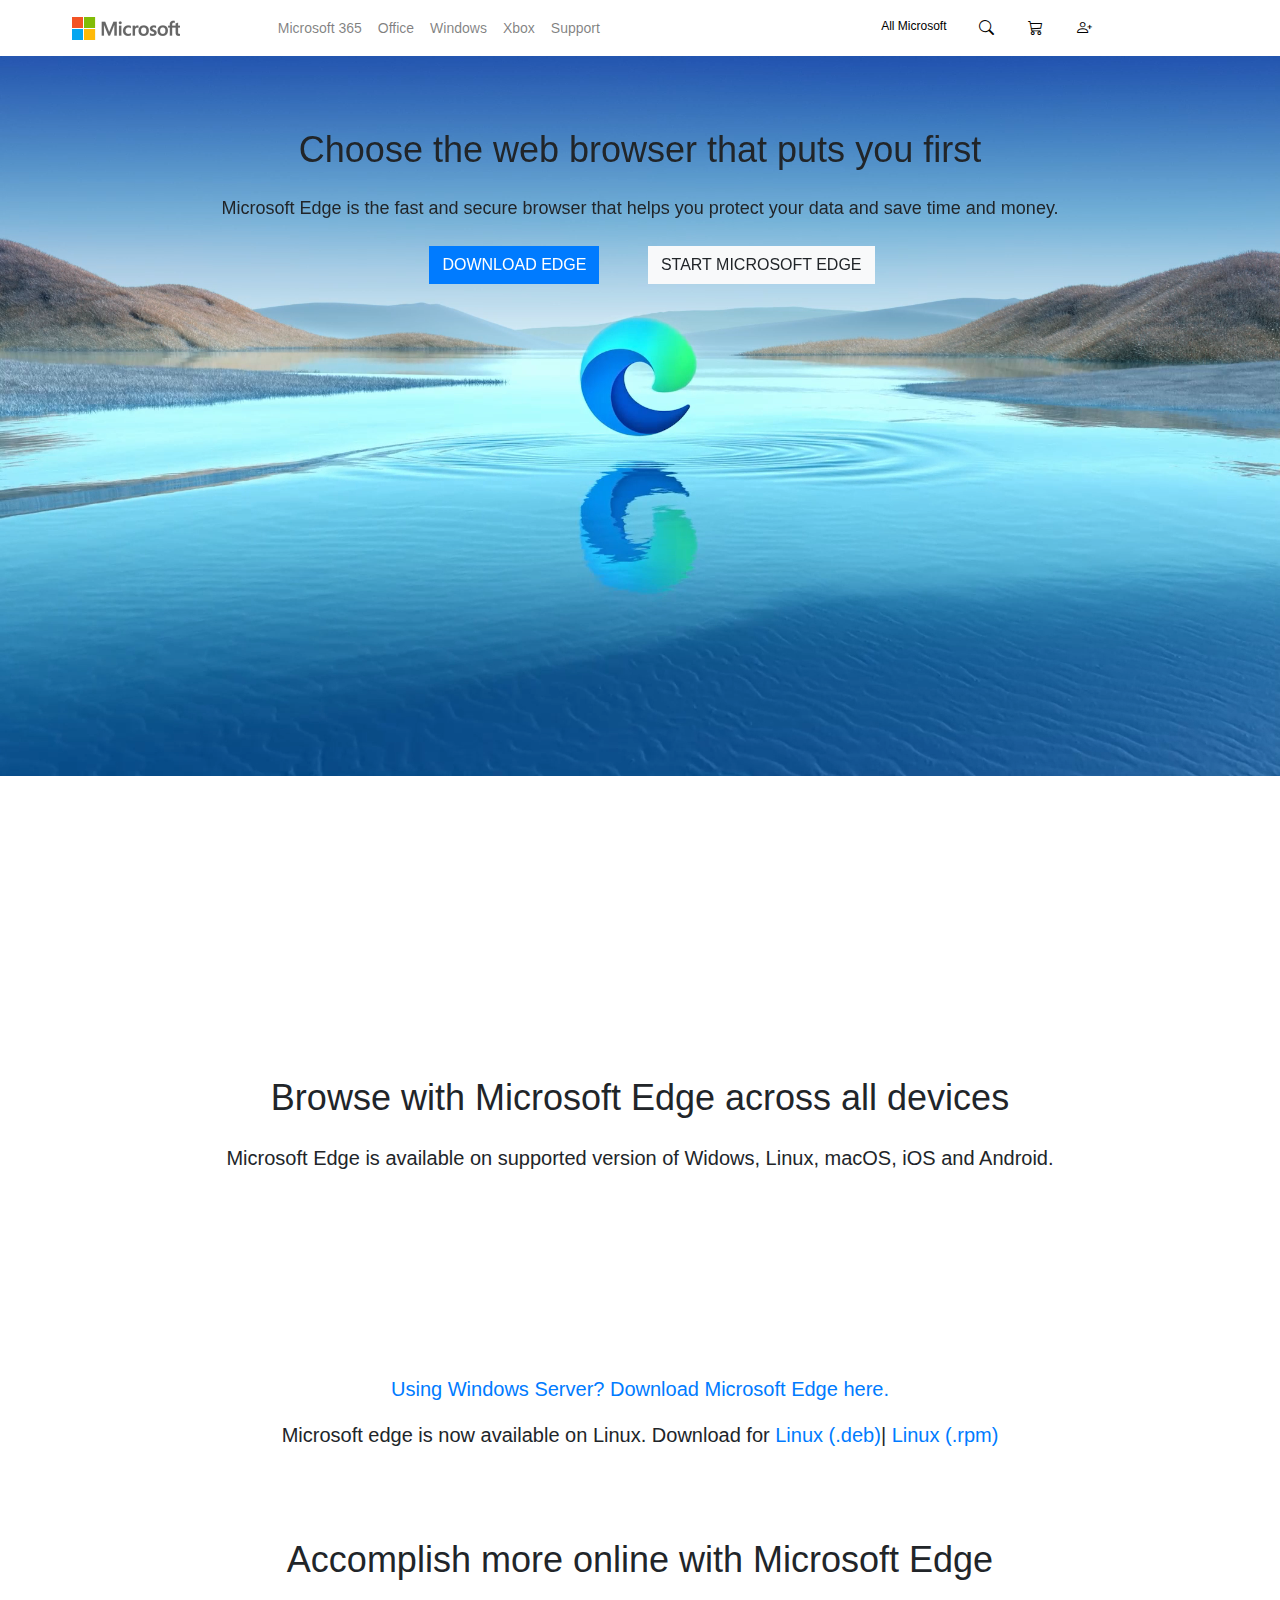
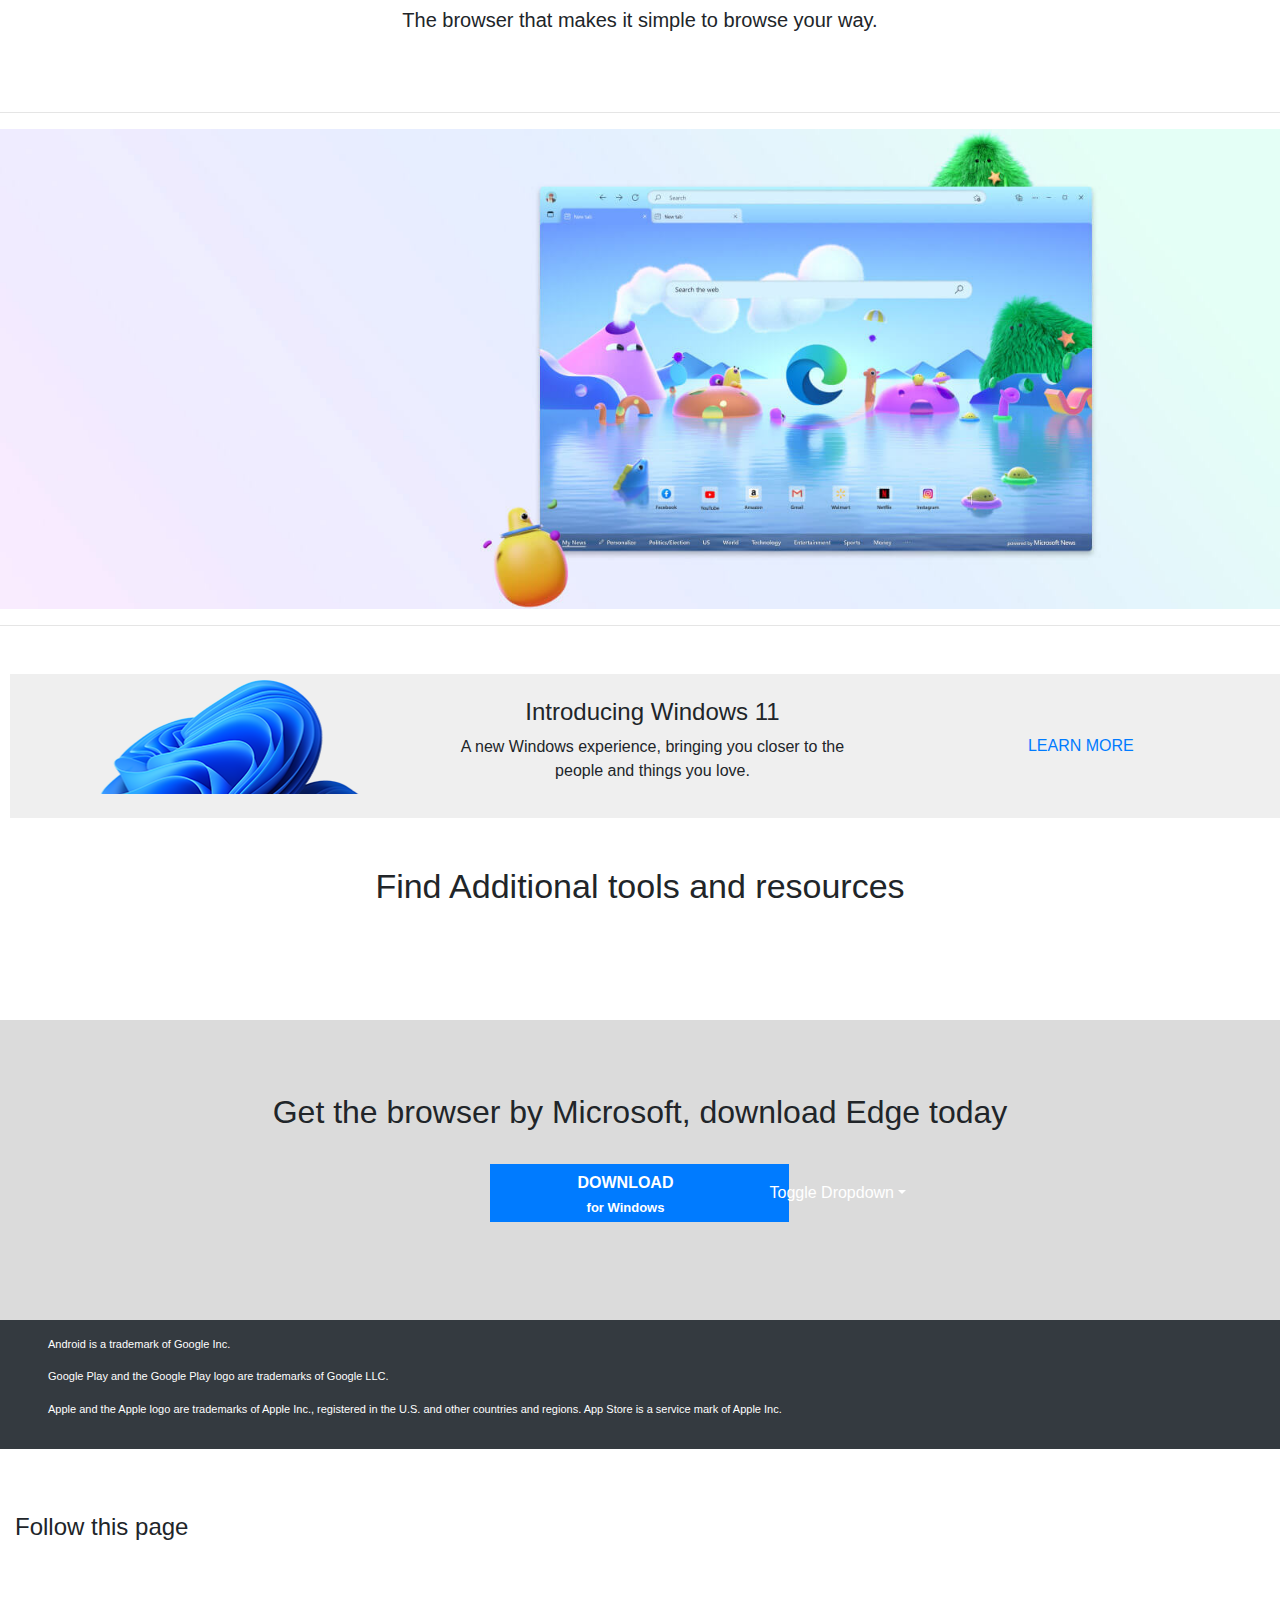
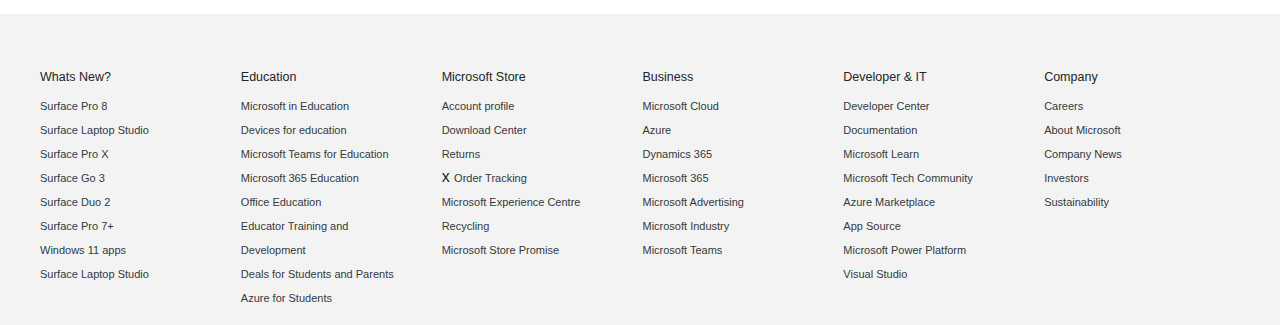
<file: pages/edge.html>
<!DOCTYPE html>
<html lang="en">
<head>
    <meta charset="UTF-8">
    <meta http-equiv="X-UA-Compatible" content="IE=edge">
    <meta name="viewport" content="width=device-width, initial-scale=1.0">
    <link rel="stylesheet" href="../css/main.css">
    <link rel="stylesheet" href="../css/bootstrap.css">
    <link rel="stylesheet" href="https://cdnjs.cloudflare.com/ajax/libs/font-awesome/6.1.1/css/all.min.css" integrity="sha512-KfkfwYDsLkIlwQp6LFnl8zNdLGxu9YAA1QvwINks4PhcElQSvqcyVLLD9aMhXd13uQjoXtEKNosOWaZqXgel0g==" crossorigin="anonymous" referrerpolicy="no-referrer" />
    <link rel="stylesheet" href="https://cdnjs.cloudflare.com/ajax/libs/font-awesome/6.1.1/css/all.css" integrity="sha512-1hsteeq9xTM5CX6NsXiJu3Y/g+tj+IIwtZMtTisemEv3hx+S9ngaW4nryrNcPM4xGzINcKbwUJtojslX2KG+DQ==" crossorigin="anonymous" referrerpolicy="no-referrer" />
    <!-- CSS only -->
    <link href="https://cdn.jsdelivr.net/npm/bootstrap@5.2.0-beta1/dist/css/bootstrap.min.css" rel="stylesheet" integrity="sha384-0evHe/X+R7YkIZDRvuzKMRqM+OrBnVFBL6DOitfPri4tjfHxaWutUpFmBp4vmVor" crossorigin="anonymous">
    <link rel="stylesheet" href="https://cdnjs.cloudflare.com/ajax/libs/font-awesome/6.1.1/webfonts/fa-regular-400.ttf">
    <link rel="stylesheet" href="https://cdn.jsdelivr.net/npm/bootstrap-icons@1.9.1/font/bootstrap-icons.css">
    <!-- JavaScript Bundle with Popper -->
    <script src="https://cdn.jsdelivr.net/npm/bootstrap@5.2.0-beta1/dist/js/bootstrap.bundle.min.js" integrity="sha384-pprn3073KE6tl6bjs2QrFaJGz5/SUsLqktiwsUTF55Jfv3qYSDhgCecCxMW52nD2" crossorigin="anonymous"></script>
    <title>Edge</title>
    <link rel="icon" href="../images/microsoft-logo-png-2395.png">
</head>
<body>
    <div class="head" id="home">
        <div class="header justify-content-center align-items-center d-flex">
          <div class="header-center w-90 h-100 d-flex justify-content-between px-2 align-items-center">
              <a href="../index.html" class="h-100 d-flex align-items-center microsoft ">
                  <img src="../images/microsoft logo.png" alt="" srcset="" class=".img-fluid" height="23" width="108">
              </a> 
              <nav class="navbar navbar-expand navbar-light header-center3" aria-label="Second navbar example">
                      <ul class="navbar-nav me-auto text-dark">
                        <li class="nav-item">
                          <a class="nav-link hov" aria-current="page" href="#">Microsoft 365</a>
                        </li>
                        <li class="nav-item">
                          <a class="nav-link hov" href="#">Office</a>
                        </li>
                        <li class="nav-item">
                          <a class="nav-link hov" href="#">Windows</a>
                        </li>
                        <li class="nav-item">
                          <a class="nav-link hov" href="#">Xbox</a>
                        </li>
                        <li class="nav-item">
                          <a class="nav-link hov" href="#">Support</a>
                        </li>
                      </ul>
              </nav>
                
              <div class="header-right h-100 px-2 d-flex gap-2">
                  <button class="button-drop h-100 rounded-0" style="background-color: white;"><p class="pt-2_5" style="font-size: 12px;">All Microsoft<i class="fa fa-angle-down" style="margin-left: 10px;"></i> </p>
                    <div class="button-content container">
                      <div class="row">
                        <div class="col-lg-2 pt-4 col-lgs-3" style="font-size: 13px;">
                          <ul>
                            <p class="h6 pb-3">Software</p>
                            <p class="space">Windows Apps</p>
                            <p class="space">One Drive</p>
                            <p class="space">Outlook</p>
                            <p class="space">Skype</p>
                            <p class="space">OneNote</p>
                            <p class="space">Microsoft Teams</p>
                          </ul>
                        </div>
                        <div class="col-lg-2 pt-4 col-lgs-3" style="font-size: 13px;">
                          <ul>
                            <p class="h6 pb-3">PC & Devices</p>
                            <p class="space">Shop Xbox</p>
                            <p class="space">Accessories</p>
                          </ul>
                        </div>
                        <div class="col-lg-2 pt-4 col-lgs-3" style="font-size: 13px;">
                          <ul>
                            <p class="h6 pb-3">Entertainment</p>
                            <p class="space">PC Games</p>
                            <p class="space">Windows digital games</p>
                          </ul>
                        </div>
                        <div class="col-lg-2 pt-4 col-lgs-3" style="font-size: 13px;">
                          <ul>
                            <p class="h6 pb-3">Business</p>
                            <p class="space">Microsoft Cloud</p>
                            <p class="space">Microsoft Security</p>
                            <p class="space">Azure</p>
                            <p class="space">Dynamics 365</p>
                            <p class="space">Microsoft 365 for business</p>
                            <p class="space">Microsoft Industry</p>
                            <p class="space">Microsoft Power Platform</p>
                            <p class="space">Windows 365</p>
                          </ul>
                        </div>
                        <div class="col-lg-2 pt-4 col-lgs-3" style="font-size: 13px;">
                          <ul>
                            <p class="h6 pb-3">Developer & IT</p>
                            <p class="space">Developer Center</p>
                            <p class="space">Documentation</p>
                            <p class="space">Microsoft Learn</p>
                            <p class="space">Microsoft Tech Community</p>
                            <p class="space">Azure Market Place</p>
                            <p class="space">AppSource</p>
                            <p class="space">Visual Studio</p>
                          </ul>
                        </div>
                        <div class="col-lg-2 pt-4 col-lgs-3" style="font-size: 13px;">
                          <ul>
                            <p class="h6 pb-3">Other</p>
                            <p class="space">Free downloads & Security</p>
                            <p class="space">Education</p>
                          </ul>
                        </div>
                      </div>
                      <div class="w-100 d-flex justify-content-center sitemap align-items-center">
                        <a href="" class="text-dark card-link">VIEW SITEMAP <i class="fa fa-angle-right"></i></a>
                      </div>  
                    </div>
                  </button>
                  <a class="justify-content-center align-items-center d-flex icon"><i class="bi bi-search"></i></a>
                  <div class="justify-content-center align-items-center d-flex icon"><i class="bi bi-cart3"></i></div>
                  <a class="justify-content-center align-items-center d-flex icon" href="./login.html"><i class="bi bi-person-plus"></i></a>
              </div>
          </div>
        </div>
      </div>
      <div class="small-header">
        <div class="header-sm d-flex justify-content-between pl-3 pr-3 align-items-center">
          <div class="headerleft-sm">
            <button class="btn_sm btn p-0 rounded-0"><i class="fa fa-bars"></i>
              <div class="buttonsm-content justify-content-start text-left">
                <div class="content-sm p-3 border">
                  <a href="" class="text-dark">Microsoft 365</a>              
                </div>
                <div class="content-sm p-3 border">
                  <a href="" class="text-dark">Office</a>              
                </div>
                <div class="content-sm p-3 border">
                  <a href="" class="text-dark">Windows</a>              
                </div>
                <div class="content-sm p-3 border">
                  <a href="" class="text-dark">Xbox</a>              
                </div>
                <div class="content-sm p-3 border">
                  <a href="" class="text-dark">Support</a>              
                </div>
                <div class="content-sm p-3 d-flex justify-content-between border">
                  <a href="" class="text-dark">Software</a>
                  <div>
                    <i class="fa fa-angle-down"></i>
                  </div>
                </div>
                <div class="content-sm p-3 d-flex justify-content-between border">
                  <a href="" class="text-dark">PC & Devices</a>              
                  <div>
                    <i class="fa fa-angle-down"></i>
                  </div>
                </div>
                <div class="content-sm p-3 d-flex justify-content-between border">
                  <a href="" class="text-dark">Entertainment</a>              
                  <div>
                    <i class="fa fa-angle-down"></i>
                  </div>
                </div>
                <div class="content-sm p-3 d-flex justify-content-between border">
                  <a href="" class="text-dark">Business</a>              
                  <div>
                    <i class="fa fa-angle-down"></i>
                  </div>
                </div>
                <div class="content-sm p-3 d-flex justify-content-between border">
                  <a href="" class="text-dark">Developer & IT</a>              
                  <div>
                    <i class="fa fa-angle-down"></i>
                  </div>
                </div>
                <div class="content-sm p-3 d-flex justify-content-between border">
                  <a href="" class="text-dark">Other</a>              
                  <div>
                    <i class="fa fa-angle-down"></i>
                  </div>
                </div>
                <div class="content-sm p-3 border">
                  <a href="" class="text-dark">View Sitemap</a>              
                </div>
                
    
              </div>
            </button>
            <i class="bi bi-search pl-3"></i>
          </div>
          <div class="headercenter-sm">
            <a href="../index.html" class="h-100 d-flex align-items-center microsoft ">
              <img src="../images/microsoft logo.png" alt="" srcset="" class=".img-fluid" height="23" width="108">
            </a>
          </div>
          <div class="headerright-sm">
            <a href=""><i class="bi bi-cart3"></i></a>
            <a href="./login.html"><i class="bi bi-person plus pl-3"></i></a>
          </div>
        </div>
      </div>
    <div class="container-fluid p-0 w-100  justify-content-center w-50 border-0 text-center mb-5 edgevideo1" style="height:900px;">
      <div class="edge1">
        <div class="container-fluid position-absolute border-0 edgevideo pt-5 pb-3 mb-5">
            <h1 class="pt-4 mb-4" style="font-size: 36px;" id="">Choose the web browser that puts you first</h1>
            <p id="" style="font-size: 18px;" class="pb-2">Microsoft Edge is the fast and secure browser that helps you protect your data and save time and money.</p>
            <a href="" class="card-link"><button class="btn btn-md btn-primary mx-4 rounded-0" style="height:fit-content ;">DOWNLOAD EDGE <i class="fa fa-angle-right"></i></button></a>
            <a href="" class="card-link"><button class="btn btn-md btn-light rounded-0" style="height:fit-content ;">START MICROSOFT EDGE <i class="fa fa-angle-right"></i></button></a>
        </div>
      </div>
        
        <div class="edge1-1 mb-4">
          <div class="container-fluid border-0 edgevideo pt-1 pb-3">
            <h1 class="pt-4 mb-4" style="font-size: 36px;" id="">Choose the web browser that puts you first</h1>
            <p id="" style="font-size: 18px;" class="pb-2">Microsoft Edge is the fast and secure browser that helps you protect your data and save time and money.</p>
            <div class="flex-wrap">
              <div class="w-100">
                <a href="" class="card-link"><button class="btn btn-md btn-primary mx-4 rounded-0 mb-3" style="height:fit-content; width:220px">DOWNLOAD EDGE <i class="fa fa-angle-right"></i></button></a>
              </div>
              <div class="w-100">
                <a href="" class="card-link"><button class="btn btn-md btn-light rounded-0 border-primary" style="height:fit-content; width:220px">START MICROSOFT EDGE <i class="fa fa-angle-right"></i></button></a>
              </div>
            </div>
        </div>                  
      </div>
        
        <video src="../videos/aabe8539-2c25-4f4a-9e34-a4531e76ccf5.mp4" muted autoplay loop width="100%" playsinline id="vid" class="mb-5">
        </video>
    </div>

    <div class="container-fluid border-0 pt-5 pb-3 text-center mb-5 mt-5">
        <h2 class="pt-4 mb-4" style="font-size: 36px;" id="">Browse with Microsoft Edge across all devices</h2>
        <p id="" style="font-size: 20px; font-weight:300;" class="pb-2">Microsoft Edge is available on supported version of Widows, Linux, macOS, iOS and Android.</p>
    </div>

    <div class="container-fluid mb-5">
        <div class="row p-0">
            <div class="col-lg-3 col-md-6 col-12 border-0 mb-3" style="height:fit-content;">
                <div class="card w-100 rounded-0 border-0">
                    <img src="../images/windows10.jpg" alt="" class="card-img-top">
                    <div class="card-body">
                        <h3 class="card-title" style="font-size: 20px;">Microsoft Edge for Windows</h3>
                        <p class="card-text pb-4">Microsoft Edge is the best browser for Windows. Sync your passwords, favorites, and settings across multiple devices and start using Microsoft Edge today.</p>
                        <div class="btn-group">
                            <button type="button" class="btn btn-primary rounded-0 text-wrap" style="height: 58px; width:170px;">DOWNLOAD <br><span style="font-size: 13px;">for Windows</span></button>
                            <button type="button" class="btn btn-primary dropdown-toggle dropdown-toggle-split rounded-0" data-bs-toggle="dropdown" aria-expanded="false" style="height: 58px; width:30px;">
                              <span class="visually-hidden">Toggle Dropdown</span>
                            </button>
                            <ul class="dropdown-menu listoverflow rounded-0" style="height: 300px; width:190px; overflow:overlay">
                            <p class="text-center bg-secondary p-2 pb-0">Also Available for</p>
                            <li class="">
                                <a class="dropdown-item" href="#">Windows 11 <i class="fa fa-download float-right"></i></a>
                            </li>
                            <li class="">
                                <a class="dropdown-item" href="#">Windows 10 <i class="fa fa-download float-right"></i></a>
                            </li>
                            <li class="">
                                <a class="dropdown-item" href="#">Windows 8.1 <i class="fa fa-download float-right"></i></a>
                            </li>
                            <li class="">
                                <a class="dropdown-item" href="#">Windows 8 <i class="fa fa-download float-right"></i></a>
                            </li>
                            <li class="">
                                <a class="dropdown-item" href="#">Windows 7 <i class="fa fa-download float-right"></i></a>
                            </li>
                            <li class="">
                                <a class="dropdown-item" href="#">Windows Server 2016 <i class="fa fa-download float-right"></i></a>
                            </li>
                            <li class="">
                                <a class="dropdown-item" href="#">Windows Server 2019 <i class="fa fa-download float-right"></i></a>
                            </li>
                            </ul>
                        </div>
                    </div>
                </div>
            </div>
            <div class="col-lg-3 col-md-6 col-12 border-0 mb-3" style="height:fit-content;">
                <div class="card w-100 rounded-0 border-0">
                    <img src="../images/macOS.jpg" alt="" class="card-img-top">
                    <div class="card-body">
                        <h3 class="card-title" style="font-size: 20px;">Microsoft Edge for MacOS</h3>
                        <p class="card-text">Microsoft Edge was designed to feel at home on a Mac. Easily sync your passwords, favorites, and settings across many devices. Download Microsoft Edge as your new trusted web browser today.</p>                        
                        <button type="button" class="btn btn-primary rounded-0 text-wrap" style="height: 58px; width:200px;">DOWNLOAD <br><span style="font-size: 13px;">for macOS</span></button>                            
                    </div>
                </div>
            </div>
            <div class="col-lg-3 col-md-6 col-12 border-0" style="height:fit-content;">
                <div class="card w-100 rounded-0 border-0">
                    <img src="../images/iOS.jpg" alt="" class="card-img-top">
                    <div class="card-body">
                        <h3 class="card-title" style="font-size: 20px;">Microsoft Edge for iOS</h3>
                        <p class="card-text">Microsoft Edge is available to download on your iOS device. Sync your passwords, favorites, and collections, across your signed-in devices. Scan the QR code to install the app.</p>
                        <img src="../images/downloadappstore.jpg" alt="" class="img-fluid" width="200">
                    </div>
                </div>
            </div>
            <div class="col-lg-3 col-md-6 col-12 border-0" style="height:fit-content;">
                <div class="card w-100 rounded-0 border-0">
                    <img src="../images/Android.jpg" alt="" class="card-img-top">
                    <div class="card-body">
                        <h3 class="card-title" style="font-size: 20px;">Microsoft Edge for Android</h3>
                        <p class="card-text">Microsoft Edge is available to download on your Android device. Sync your passwords, favorites, and collections, across your signed-in devices. Scan the QR code to install the app.</p>
                        <img src="../images/downloadgoogleplay.jpg" alt="" class="img-fluid" width="200">
                    </div>
                </div>
            </div>
            
        </div>
    </div>

    <div class="edgevideo pt-5 pb-3 text-center">
      <div class="col-lg-10 mx-auto">
        <a href="" style="font-size: 20px; text-decoration:none;" class="">Using Windows Server? Download Microsoft Edge here.</a>
        <p style="font-size: 20px; font-weight:300" class="pt-3">Microsoft edge is now available on Linux. Download for <a href="" style="text-decoration: none;">Linux (.deb)</a>| <a href="" style="text-decoration: none;"> Linux (.rpm)</a></p>
      </div>
        
    </div>

    <div class="border-0 edgevideo pt-5 pb-3 text-center mb-1">
        <h2 class="pt-2 mb-4" style="font-size: 36px;" id="">Accomplish more online with Microsoft Edge</h2>
        <div class="col-lg-10 mx-auto">
          <p id="" style="font-size: 20px; font-weight:300;" class="pb-2">The browser that makes it simple to browse your way.</p>
        </div>
        
    </div>

    <div class="container-fluid">
        <div class="row p-0">
            <div class="col-lg-3 col-md-6 col-12 text-center mb-3"  style="height: fit-content;">
                <div class="card w-100 border-0">
                    <img src="../images/speedometer.jpg" alt="" class="card-img-top">
                    <div class="card-body">
                        <h5 class="card-title">Browse Faster</h5>
                        <p class="card-text pb-3 pt-2">Boost your browsing experience with world class performance and speed, optimized to work best with Windows.</p>
                        <a href="" style="text-decoration:none;" class="card-link">PERFORMANCE FEATURES <i class="fa fa-angle-right"></i></a>
                    </div>
                </div>
            </div>
            <div class="col-lg-3 col-md-6 col-12 text-center" style="height: fit-content;">
                <div class="card w-100 border-0">
                    <img src="../images/search.jpg" alt="" class="card-img-top">
                    <div class="card-body">
                        <h5 class="card-title">Get Inspired</h5>
                        <p class="card-text">Find inspiration for your creative projects, with features designed to personalize your experience for work and play.</p>
                        <a href="" style="text-decoration:none;" class="card-link">PRODUCTIVITY FEATURES <i class="fa fa-angle-right"></i></a>
                    </div>
                </div>
            </div>
            <div class="col-lg-3 col-md-6 col-12 text-center" style="height: fit-content;">
                <div class="card w-100 border-0">
                    <img src="../images/shopping.jpg" alt="" class="card-img-top">
                    <div class="card-body">
                        <h5 class="card-title">Shop and Save</h5>
                        <p class="card-text pb-3 pt-2">With built-in tools to help you save, Edge provides the best online shopping experience of any internet browser.</p>
                        <a href="" style="text-decoration:none;" class="card-link">PRODUCTIVITY FEATURES <i class="fa fa-angle-right"></i></a>
                        
                    </div>
                </div>
            </div>
            <div class="col-lg-3 col-md-6 col-12 text-center"  style="height: fit-content;">
                <div class="card w-100 border-0">
                    <img src="../images/padlock.jpg" alt="" class="card-img-top">
                    <div class="card-body">
                        <h5 class="card-title">Browse Safer</h5>
                        <p class="card-text pb-3">Microsoft Edge offers the highest rated protection against phishing and malware attacks on Windows 11/10.</p>
                        <a href="" style="text-decoration:none;" class="card-link">SAFTEY FEATURES <i class="fa fa-angle-right"></i></a>
                    </div>
                </div>
            </div>
        </div>
    </div>

    <div class="container-fluid p-0 mb-5 position-relative">
        <hr>
        <div class="kidsmode1-1">
          <div class="card position-absolute h-50 w-25 kidsmode text-center px-3 shadow-md border-0 bg-light" style="height: 300px !important; width:300px !important;">
            <div class="card-body">
                <strong class="bg-warning" style="font-weight:400; font-size:13px">SEE WHAT'S NEW</strong>
                <h3 class="card-title" style="font-size:20px ;">Introducing Kids mode in Edge</h3>
                <p class="card-text pb-3">A browsing mode for kids with built-in protection and custom designs so your kids can surf a web tailored just for them.</p>
                <a href="" class="card-link" style="text-decoration:none ;">EXPLORE KIDS MODE <i class="fa fa-angle-right"></i></a>
            </div>
        </div>
        </div>
        <div class="kids1">
          <img src="../images/kidmodebackground.jpg" alt="" class="img-fluid">
        </div>
        <div class="kids2">
          <img src="../images/kidsmode1.jpg" alt="" class="img-fluid kids1-1">  
        </div>

        <div class="container-fluid text-center kidsmode1 py-4">
          <strong class="bg-warning" style="font-weight:400; font-size:13px">SEE WHAT'S NEW</strong>
          <h3 class="card-title py-4" style="font-size:20px ;">Introducing Kids mode in Edge</h3>
          <p class="card-text pb-3">A browsing mode for kids with built-in protection and custom designs so your kids can surf a web tailored just for them.</p>
          <a href="" class="card-link" style="text-decoration:none ;">EXPLORE KIDS MODE <i class="fa fa-angle-right"></i></a>
        </div>
        <hr>
    </div>

    <div class="container-fluid p-0 mb-5">
        <div class="row p-0 text-center" style="background-color: #EFEFEF;">
            <div class="col-lg-4 col-12 mb-4">
                <img src="../images/windows11.png" alt="" class="img-fluid">
            </div>
            <div class="col-lg-4 col-12 pt-4 mb-3">
                <h4>Introducing Windows 11</h4>
                <p>A new Windows experience, bringing you closer to the people and things you love.</p>
            </div>
            <div class="col-lg-4 col-12 d-flex justify-content-center align-items-center">
                <a href="" style="text-decoration:none;" class="card-link">LEARN MORE <i class="fa fa-angle-right"></i></a>
            </div>
        </div>
    </div>

    <div class="container p-0 text-center mb-5">
        <h1 style="font-size: 34px;">Find Additional tools and resources</h1>
    </div>

    
    <div class="container-fluid mb-5">
      <div class="iconsblack">
        <div class="row p-0">
          <div class="col-lg-3 col-md-6 col-12 text-center mb-3 icon1"  style="height: fit-content;">
              <div class="card w-100 border-0">
                  <img src="../images/edgeblack.jpg" alt="" class="card-img-top">
                  <div class="card-body">
                      <h5 class="card-title pb-4">Looking for legacy Microsoft Edge versions?</h5>
                      <a href="" style="text-decoration:none;" class="card-link">MICROSOFT EDGE LEGACY <i class="fa fa-angle-right"></i></a>
                  </div>
              </div>
          </div>
          <div class="col-lg-3 col-md-6 col-12 text-center icon2" style="height: fit-content;">
              <div class="card w-100 border-0">
                  <img src="../images/groupblack.jpg" alt="" class="card-img-top">
                  <div class="card-body">
                      <h5 class="card-title pb-4">See what’s next! Get the latest from Microsoft Edge Insider</h5>            
                      <a href="" style="text-decoration:none;" class="card-link">MICROSOFT EDGE INSIDER <i class="fa fa-angle-right"></i></a>
                  </div>
              </div>
          </div>
          <div class="col-lg-3 col-md-6 col-12 text-center icon3" style="height: fit-content;">
              <div class="card w-100 border-0">
                  <img src="../images/bulblack.jpg" alt="" class="card-img-top">
                  <div class="card-body">
                      <h5 class="card-title pb-4">Looking for help? Find Microsoft Edge help and learning</h5>            
                      <a href="" style="text-decoration:none;" class="card-link">GET MICROSOFT EDGE HELP<i class="fa fa-angle-right"></i></a>                        
                  </div>
              </div>
          </div>
          <div class="col-lg-3 col-md-6 col-12 text-center icon4"  style="height: fit-content;">
              <div class="card w-100 border-0">
                  <img src="../images/booklback.jpg" alt="" class="card-img-top">
                  <div class="card-body">
                      <h5 class="card-title pb-4">The Welcome Guide to Microsoft Edge</h5>            
                      <a href="" style="text-decoration:none;" class="card-link">GET STARTED<i class="fa fa-angle-right"></i></a>                        
                  </div>
              </div>
          </div>
      </div>
      </div>
    </div>

    <div class="container-fluid px-5 d-flex align-items-center justify-content-center" style="height: 300px; background-color:#DBDBDB;">
        <div class="text-center">
            <h2>Get the browser by Microsoft, download Edge today</h2>
            <div class="btn-group py-4">
                <button type="button" class="btn btn-primary rounded-0 text-wrap" style="height: 58px; width:270px; font-weight:600;">DOWNLOAD <br><span style="font-size: 13px;">for Windows</span></button>
                <button type="button" class="btn btn-primary dropdown-toggle dropdown-toggle-split rounded-0" data-bs-toggle="dropdown" aria-expanded="false" style="height: 58px; width:30px;">
                  <span class="visually-hidden">Toggle Dropdown</span>
                </button>
                <ul class="dropdown-menu listoverflow1 rounded-0" style="height: 300px; width:190px; overflow:overlay">
                <p class="text-center bg-secondary p-2 pb-0">Also Available for</p>
                <li class="py-2">
                    <a class="dropdown-item" href="#">Windows 11 <i class="fa fa-download float-right"></i></a>
                </li>
                <li class="py-2">
                    <a class="dropdown-item" href="#">Windows 10 <i class="fa fa-download float-right"></i></a>
                </li>
                <li class="py-2">
                    <a class="dropdown-item" href="#">Windows 8.1 <i class="fa fa-download float-right"></i></a>
                </li>
                <li class="py-2">
                    <a class="dropdown-item" href="#">Windows 8 <i class="fa fa-download float-right"></i></a>
                </li>
                <li class="py-2">
                    <a class="dropdown-item" href="#">Windows 7 <i class="fa fa-download float-right"></i></a>
                </li>
                <li class="py-2">
                    <a class="dropdown-item" href="#">Windows Server 2016 <i class="fa fa-download float-right"></i></a>
                </li>
                <li class="py-2">
                    <a class="dropdown-item" href="#">Windows Server 2019 <i class="fa fa-download float-right"></i></a>
                </li>
                </ul>
            </div>
        </div>
    </div>

    <div class="container-fluid bg-dark py-3 px-5 text-white" style="font-size: 11px;">
        <p>Android is a trademark of Google Inc.</p>
        <p>Google Play and the Google Play logo are trademarks of Google LLC.</p>
        <p>Apple and the Apple logo are trademarks of Apple Inc., registered in the U.S. and other countries and regions. App Store is a service mark of Apple Inc.</p>
    </div>

    <div class="container-fluid py-3 gap-3 d-flex align-items-center mb-5 mt-5 flex-wrap">
        <h4>Follow this page</h4>
        <i class="fa-brands fa-twitter" style="font-size: 25px;"></i>
        <i class="fa-brands fa-facebook" style="font-size: 25px;"></i>
    </div>

    <footer class="page-footer">

        <!-- Footer Links -->
        <div class="container-fluid text-left text-md-left pt-2">
      
          <!-- Grid row -->
          <div class="row">
      
            <!-- Grid column -->
            <div class="col-md-3 mx-auto col-lg-2 col-sm-6">
      
              <!-- Links -->
              <ul class="list-unstyled mt-5">
                <li>
                  <p class="h6" style="font-size: 12.5px;">Whats New?</p>
                </li>
                <li>
                  <a href="#!" class="text-dark" style="font-size: 11px;">Surface Pro 8</a>
                </li>
                <li>
                  <a href="#!" class="text-dark" style="font-size: 11px;">Surface Laptop Studio</a>
                </li>
                <li>
                  <a href="#!" class="text-dark" style="font-size: 11px;">Surface Pro X</a>
                </li>
                <li>
                  <a href="#!" class="text-dark" style="font-size: 11px;">Surface Go 3</a>
                </li>
                <li>
                  <a href="#!" class="text-dark" style="font-size: 11px;">Surface Duo 2</a>
                </li>
                <li>
                  <a href="#!" class="text-dark" style="font-size: 11px;">Surface Pro 7+</a>
                </li>
                <li>
                  <a href="#!" class="text-dark" style="font-size: 11px;">Windows 11 apps</a>
                </li>
                <li>
                  <a href="#!" class="text-dark" style="font-size: 11px;">Surface Laptop Studio</a>
                </li>
              </ul>
      
            </div>
            <!-- Grid column -->
      
            <!-- <hr class="clearfix w-100 d-md-none"> -->
      
            <!-- Grid column -->
            <div class="col-md-3 mx-auto col-lg-2 col-sm-6">
      
              <!-- Links -->
              <ul class="list-unstyled mt-5">
                <li>
                  <p class="h6" style="font-size: 12.5px;">Education</p>
                </li>
                <li>
                  <a href="#!" class="text-dark" style="font-size: 11px;">Microsoft in Education</a>
                </li>
                <li>
                  <a href="#!" class="text-dark" style="font-size: 11px;">Devices for education</a>
                </li>
                <li>
                  <a href="#!" class="text-dark" style="font-size: 11px;">Microsoft Teams for Education</a>
                </li>
                <li>
                  <a href="#!" class="text-dark" style="font-size: 11px;">Microsoft 365 Education</a>
                </li>
                <li>
                  <a href="#!" class="text-dark" style="font-size: 11px;">Office Education</a>
                </li>
                <li>
                  <a href="#!" class="text-dark" style="font-size: 11px;">Educator Training and Development</a>
                </li>
                <li>
                  <a href="#!" class="text-dark" style="font-size: 11px;">Deals for Students and Parents</a>
                </li>
                <li>
                  <a href="#!" class="text-dark" style="font-size: 11px;">Azure for Students</a>
                </li>
              </ul>
      
            </div>
            <div class="col-md-3 mx-auto col-lg-2 col-sm-6">
      
              <!-- Links -->
              <ul class="list-unstyled mt-5">
                <li>
                  <p class="h6" style="font-size: 12.5px;">Microsoft Store</p>
                </li>
                <li>
                  <a href="#!" class="text-dark" style="font-size: 11px;">Account profile</a>
                </li>
                <li>
                  <a href="#!" class="text-dark" style="font-size: 11px;">Download Center</a>
                </li>
                <li>
                  <a href="#!" class="text-dark" style="font-size: 11px;">Returns</a>
                </li>
                <li>x
                  <a href="#!" class="text-dark" style="font-size: 11px;">Order Tracking</a>
                </li>
                <li>
                  <a href="#!" class="text-dark" style="font-size: 11px;">Microsoft Experience Centre</a>
                </li>
                <li>
                  <a href="#!" class="text-dark" style="font-size: 11px;">Recycling</a>
                </li>
                <li>
                  <a href="#!" class="text-dark" style="font-size: 11px;">Microsoft Store Promise</a>
                </li>
              </ul>

      
            </div>
            <!-- Grid column -->
      
            <!-- <hr class="clearfix w-100 d-md-none"> -->
      
            <!-- Grid column -->
            <div class="col-md-3 col-lg-2 col-sm-6 ml-0">
      
              <!-- Links -->
              <ul class="list-unstyled mt-5">
                <li>
                  <p class="h6" style="font-size: 12.5px;">Business</p>
                </li>
                <li>
                  <a href="#!" class="text-dark" style="font-size: 11px;">Microsoft Cloud</a>
                </li>
                <li>
                  <a href="#!" class="text-dark" style="font-size: 11px;">Azure</a>
                </li>
                <li>
                  <a href="#!" class="text-dark" style="font-size: 11px;">Dynamics 365</a>
                </li>
                <li>
                  <a href="#!" class="text-dark" style="font-size: 11px;">Microsoft 365</a>
                </li>
                <li>
                  <a href="#!" class="text-dark" style="font-size: 11px;">Microsoft Advertising</a>
                </li>
                <li>
                  <a href="#!" class="text-dark" style="font-size: 11px;">Microsoft Industry</a>
                </li>
                <li>
                  <a href="#!" class="text-dark" style="font-size: 11px;">Microsoft Teams</a>
                </li>
              </ul>      
            </div>
            <!-- Grid column -->
      
            <!-- <hr class="clearfix w-100 d-md-none"> -->
      
            <!-- Grid column -->
            <div class="col-md-3 col-lg-2 col-sm-6 ">
      
              <!-- Links -->
              <ul class="list-unstyled mt-5">
                <li>
                  <p class="h6" style="font-size: 12.5px;">Developer & IT</p>
                </li>
                <li>
                  <a href="#!" class="text-dark" style="font-size: 11px;">Developer Center</a>
                </li>
                <li>
                  <a href="#!" class="text-dark" style="font-size: 11px;">Documentation</a>
                </li>
                <li>
                  <a href="#!" class="text-dark" style="font-size: 11px;">Microsoft Learn</a>
                </li>
                <li>
                  <a href="#!" class="text-dark" style="font-size: 11px;">Microsoft Tech Community</a>
                </li>
                <li>
                  <a href="#!" class="text-dark" style="font-size: 11px;">Azure Marketplace</a>
                </li>
                <li>
                  <a href="#!" class="text-dark" style="font-size: 11px;">App Source</a>
                </li>
                <li>
                  <a href="#!" class="text-dark" style="font-size: 11px;">Microsoft Power Platform</a>
                </li>
                <li>
                  <a href="#!" class="text-dark" style="font-size: 11px;">Visual Studio</a>
                </li>
              </ul>      
            </div>
            <!-- Grid column -->
            
            <div class="col-md-3 mx-auto col-lg-2 col-sm-6 foot">
      
              <!-- Links -->
              <ul class="list-unstyled mt-5">
                <li>
                  <p class="h6" style="font-size: 12.5px;">Company</p>
                </li>
                <li>
                  <a href="#!" class="text-dark" style="font-size: 11px;">Careers</a>
                </li>
                <li>
                  <a href="#!" class="text-dark" style="font-size: 11px;">About Microsoft</a>
                </li>
                <li>
                  <a href="#!" class="text-dark" style="font-size: 11px;">Company News</a>
                </li>
                <li>
                  <a href="#!" class="text-dark" style="font-size: 11px;">Investors</a>
                </li>
                <li>
                  <a href="#!" class="text-dark" style="font-size: 11px;">Sustainability</a>
                </li>
              </ul>      
            </div>
          </div>
          <!-- Grid row -->
      
        </div>
        <!-- Footer Links -->  
    </footer>

</body>
</file>
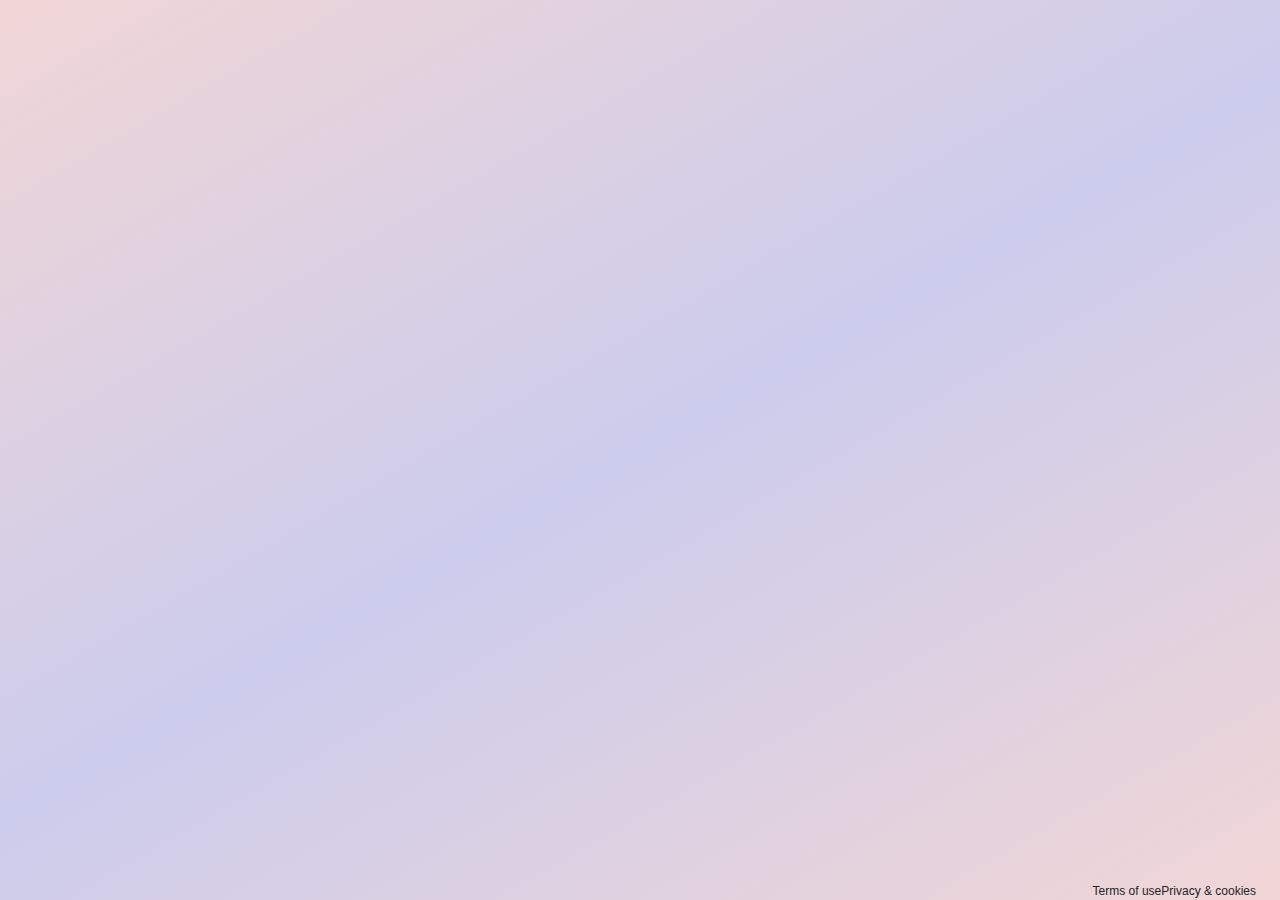
<file: pages/login.html>
<!DOCTYPE html>
<html lang="en">
<head>
    <meta charset="UTF-8">
    <meta http-equiv="X-UA-Compatible" content="IE=edge">
    <meta name="viewport" content="width=device-width, initial-scale=1.0, height=device-height, initial-scale=1.0" >
    <!-- <link rel="stylesheet" href="../css/main.css"> -->
    <link rel="stylesheet" href="../css/main1.css">
    <link rel="stylesheet" href="../css/bootstrap.css">
    <link rel="stylesheet" href="https://cdnjs.cloudflare.com/ajax/libs/font-awesome/6.1.1/css/all.min.css" integrity="sha512-KfkfwYDsLkIlwQp6LFnl8zNdLGxu9YAA1QvwINks4PhcElQSvqcyVLLD9aMhXd13uQjoXtEKNosOWaZqXgel0g==" crossorigin="anonymous" referrerpolicy="no-referrer" />
    <link rel="stylesheet" href="https://cdnjs.cloudflare.com/ajax/libs/font-awesome/6.1.1/css/all.css" integrity="sha512-1hsteeq9xTM5CX6NsXiJu3Y/g+tj+IIwtZMtTisemEv3hx+S9ngaW4nryrNcPM4xGzINcKbwUJtojslX2KG+DQ==" crossorigin="anonymous" referrerpolicy="no-referrer" />
    <!-- CSS only -->
    <link href="https://cdn.jsdelivr.net/npm/bootstrap@5.2.0-beta1/dist/css/bootstrap.min.css" rel="stylesheet" integrity="sha384-0evHe/X+R7YkIZDRvuzKMRqM+OrBnVFBL6DOitfPri4tjfHxaWutUpFmBp4vmVor" crossorigin="anonymous">
    <link rel="stylesheet" href="https://cdnjs.cloudflare.com/ajax/libs/font-awesome/6.1.1/webfonts/fa-regular-400.ttf">
    <link rel="stylesheet" href="https://cdn.jsdelivr.net/npm/bootstrap-icons@1.9.1/font/bootstrap-icons.css">
    <!-- JavaScript Bundle with Popper -->
    <script src="https://cdn.jsdelivr.net/npm/bootstrap@5.2.0-beta1/dist/js/bootstrap.bundle.min.js" integrity="sha384-pprn3073KE6tl6bjs2QrFaJGz5/SUsLqktiwsUTF55Jfv3qYSDhgCecCxMW52nD2" crossorigin="anonymous"></script>
    <title>Login</title>
    <link rel="icon" href="../images/microsoft-logo-png-2395.png">
</head>
<body class="position-relative">
    <div class="body justify-content-center align-items-center">
        <div class="container-fluid w-100 d-flex justify-content-center align-items-center">
            <div class="card h-90 pl-5 pt-5 pr-4 bg-white pb-5 rounded-0">
                <a href="../index.html" class="mb-4 text-dark" style="text-decoration: none;"><i class="fa fa-arrow-left mr-2"></i>Back</a>
              <img src="../images/microsoft logo.png" alt="" srcset="" class="img-fluid" height="23" width="108">
                <div class="card-body">
                    <h1 class="card-title h4">Sign in</h1>
                    <input type="text" name="" id="text" class="form-input w-100 border-top-0 border-left-0 border-right-0 border-primary  mb-3 p-2" placeholder="Email, Phone or Skype" style="font-size: 14px; border-width:1px">
                    <div class="card-text">
                        <p style="font-size: 13px;" class="">No account? <a href="" style="text-decoration: none;">Create one!</a></p>
                        <a  href="" style="font-size: 13px; text-decoration:none">Sign in with a security key <i class="fa fa-question-circle"></i></a>
                    </div>
                    <div class="button mt-4 d-flex justify-content-end">
                        <a href="./login1.html"><button class="btn btn-sm btn-primary rounded-0" style="width: 100px;">Next</button></a>
                    </div>
                </div>
            </div>
        </div>
        <div class="container-fluid w-100 d-flex justify-content-center align-items-center mt-3 pb-4">
            <div class="card bg-white rounded-0">
                <p class="padd"><i class="fa fa-key mr-2"> </i> Sign in Options</p>
            </div>
        </div>
        <div class="footer d-flex justify-content-end gap-3 align-items-center  pr-4" style="font-size:12px;">
            <a>Terms of use</a>
            <a>Privacy & cookies</a>
            <i class="fa fa-ellipsis"></i>
        </div>
    </div>

    <div class="container-fluid px-4 login1-1" style="height: fit-content;">
        <div class="mb-4">
            <a href="../index.html" class="text-dark" style="text-decoration: none;"><i class="fa fa-arrow-left mr-2"></i>Back</a>
        </div>
        <img src="../images/microsoft logo.png" alt="" srcset="" class="img-fluid mb-4" height="23" width="108">
            <div class="card-body">
                <h1 class="card-title h4 mb-4">Sign in</h1>
                <input type="text" name="" id="text" class="form-input w-100 border-top-0 border-left-0 border-right-0 border-primary  mb-3 p-2" placeholder="Email, Phone or Skype" style="font-size: 14px; border-width:1px">
                <div class="card-text">
                    <p style="font-size: 13px;" class="">No account? <a href="" style="text-decoration: none;">Create one!</a></p>
                    <a  href="" style="font-size: 13px; text-decoration:none">Sign in with a security key <i class="fa fa-question-circle"></i></a>
                </div>
                <div class="button mt-4 d-flex justify-content-end">
                    <a href="./login1.html"><button class="btn btn-sm btn-primary rounded-0" style="width: 100px;">Next</button></a>
                </div>
            </div>
            <div class="container-fluid border  border-secondary p-3 mt-5">
                <i class="fa fa-key mr-2 ml-3"> </i>
                Sign-in Options
            </div>
            <div class="footer1 d-flex justify-content-start gap-2 align-items-center mt-5 pr-4 position-absolute" style="font-size:12px; ">
                <a>Terms of use</a>
                <a>Privacy & cookies</a>
                <i class="fa fa-ellipsis"></i>
            </div>
    </div>
</body>
</html>
</file>
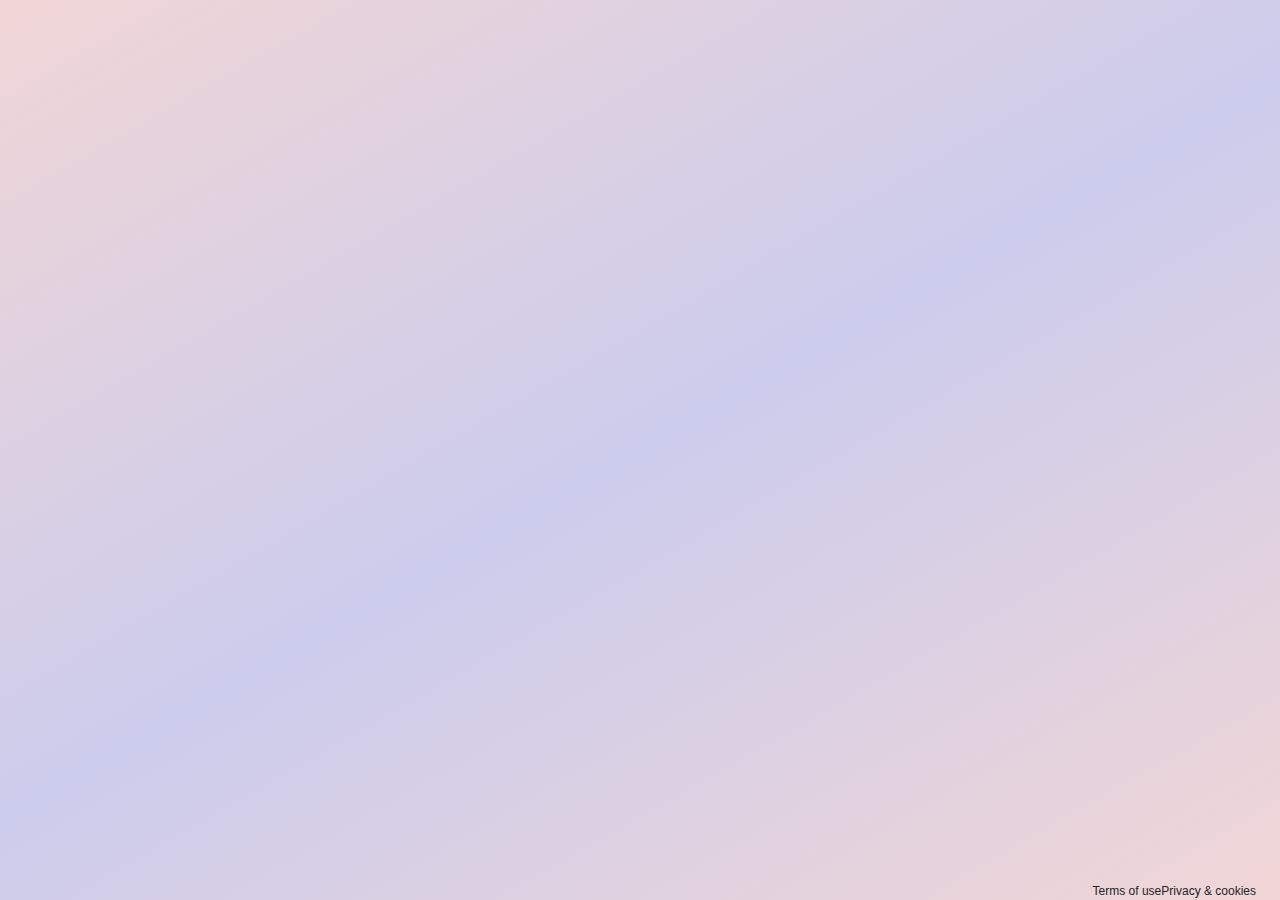
<file: pages/login1.html>
<!DOCTYPE html>
<html lang="en">
<head>
    <meta charset="UTF-8">
    <meta http-equiv="X-UA-Compatible" content="IE=edge">
    <meta name="viewport" content="width=device-width, initial-scale=1.0">
    <!-- <link rel="stylesheet" href="../css/main.css"> -->
    <link rel="stylesheet" href="../css/main2.css">
    <link rel="stylesheet" href="../css/bootstrap.css">
    <link rel="stylesheet" href="https://cdnjs.cloudflare.com/ajax/libs/font-awesome/6.1.1/css/all.min.css" integrity="sha512-KfkfwYDsLkIlwQp6LFnl8zNdLGxu9YAA1QvwINks4PhcElQSvqcyVLLD9aMhXd13uQjoXtEKNosOWaZqXgel0g==" crossorigin="anonymous" referrerpolicy="no-referrer" />
    <link rel="stylesheet" href="https://cdnjs.cloudflare.com/ajax/libs/font-awesome/6.1.1/css/all.css" integrity="sha512-1hsteeq9xTM5CX6NsXiJu3Y/g+tj+IIwtZMtTisemEv3hx+S9ngaW4nryrNcPM4xGzINcKbwUJtojslX2KG+DQ==" crossorigin="anonymous" referrerpolicy="no-referrer" />
    <!-- CSS only -->
    <link href="https://cdn.jsdelivr.net/npm/bootstrap@5.2.0-beta1/dist/css/bootstrap.min.css" rel="stylesheet" integrity="sha384-0evHe/X+R7YkIZDRvuzKMRqM+OrBnVFBL6DOitfPri4tjfHxaWutUpFmBp4vmVor" crossorigin="anonymous">
    <link rel="stylesheet" href="https://cdnjs.cloudflare.com/ajax/libs/font-awesome/6.1.1/webfonts/fa-regular-400.ttf">
    <link rel="stylesheet" href="https://cdn.jsdelivr.net/npm/bootstrap-icons@1.9.1/font/bootstrap-icons.css">
    <!-- JavaScript Bundle with Popper -->
    <script src="https://cdn.jsdelivr.net/npm/bootstrap@5.2.0-beta1/dist/js/bootstrap.bundle.min.js" integrity="sha384-pprn3073KE6tl6bjs2QrFaJGz5/SUsLqktiwsUTF55Jfv3qYSDhgCecCxMW52nD2" crossorigin="anonymous"></script>
    <title>Login</title>
    <link rel="icon" href="../images/microsoft-logo-png-2395.png">
</head>
<body class="position-relative">
    <div class="body justify-content-center align-items-center pb-4">
        <div class="container-fluid w-100 d-flex justify-content-center align-items-center">
            <div class="card h-90 pl-5 pt-5 pr-4 bg-white pb-5 rounded-0 shadow">
                <img src="../images/microsoft logo.png" alt="" srcset="" class="img-fluid" height="23" width="108">
                <div class="card-body">
                    <a class="card-text text-dark" style="font-size: 15px; text-decoration:none" href="./login.html"><i class="fa fa-arrow-left"> </i> babajideoladosu@aol.co.uk</a>
                    <h1 class="card-title h4 mt-3">Enter Password</h1>
                    <input type="password" name="" id="text" class="form-input w-100 border-top-0 border-left-0 border-right-0 border-primary mb-3 p-2" placeholder="Password" style="font-size: 14px; border-width:1px;">
                    <div class="card-text">
                        <p style="font-size: 13px; "class=""><a href="" style="text-decoration:none;">Forgot Password?</a></p>
                    </div>
                    <div class="button mt-4 d-flex justify-content-end">
                        <a href="../index.html"><button class="btn btn-sm btn-primary rounded-0" style="width: 100px;">Next</button></a>
                    </div>
                </div>
            </div>
        </div>
        <div class="footer d-flex justify-content-end gap-3 align-items-center mt-5 pr-4" style="font-size:12px;">
            <a>Terms of use</a>
            <a>Privacy & cookies</a>
            <i class="fa fa-ellipsis"></i>
        </div>
    </div>

    <div class="login1-1 container-fluid px-4" style="height: fit-content;">
            <img src="../images/microsoft logo.png" alt="" srcset="" class="img-fluid mb-4" height="23" width="108">
            <div class="card-body">
                <a class="card-text text-dark" style="font-size: 15px; text-decoration:none" href="./login.html"><i class="fa fa-arrow-left"> </i> babajideoladosu@aol.co.uk</a>
                <h1 class="card-title h4 mb-3 mt-3">Enter Password</h1>
                <input type="password" name="" id="text" class="form-input w-100 border-top-0 border-left-0 border-right-0 border-primary mb-3 p-2" placeholder="Password" style="font-size: 14px; border-width:1px;">
                <div class="card-text">
                    <p style="font-size: 13px; "class=""><a href="" style="text-decoration:none;">Forgot Password?</a></p>
                </div>
                <div class="button mt-4 d-flex justify-content-end">
                    <a href="../index.html"><button class="btn btn-sm btn-primary rounded-0" style="width: 100px;">Next</button></a>
                </div>
            </div>
            <footer class="footer1 d-flex justify-content-start gap-3 align-items-center mt-5" style="font-size:12px; margin-top:200px !important">
                <a>Terms of use</a>
                <a>Privacy & cookies</a>
                <i class="fa fa-ellipsis"></i>
            </footer>
    </div>
</body>
</html>
</file>
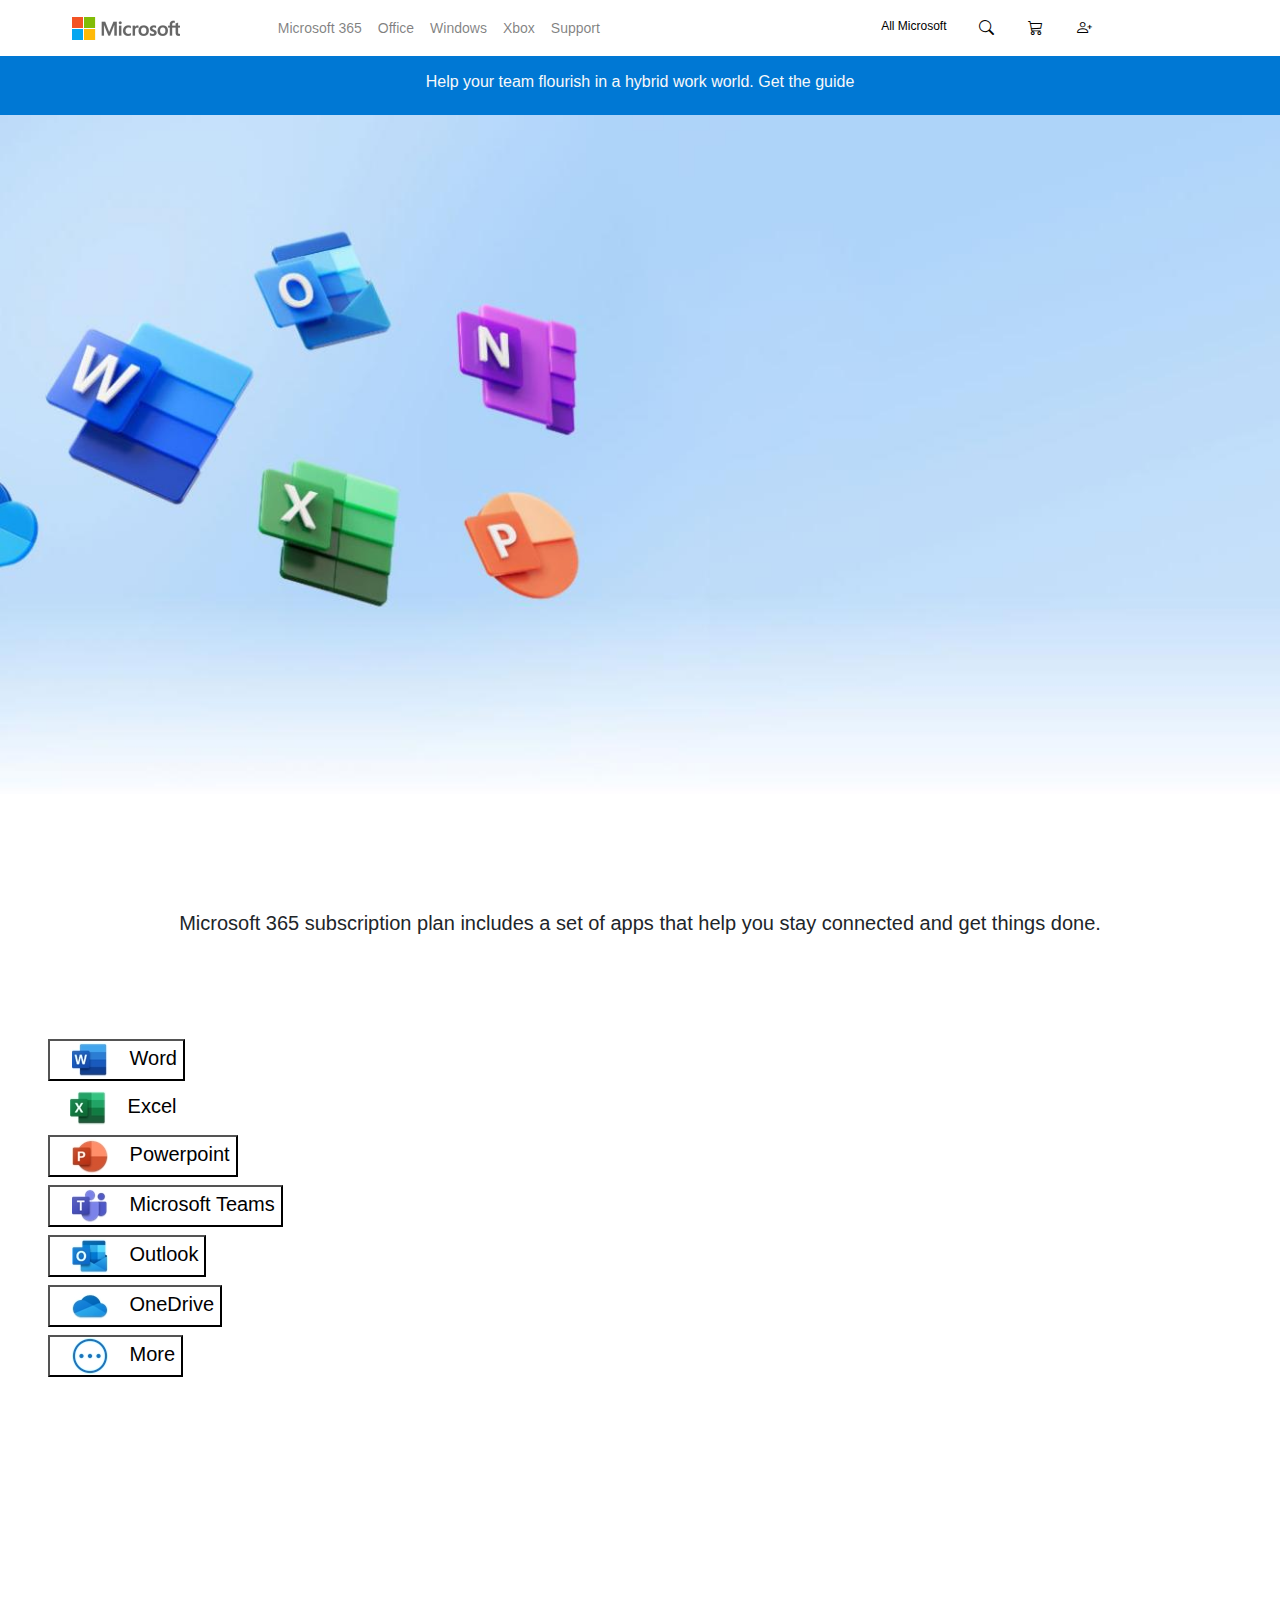
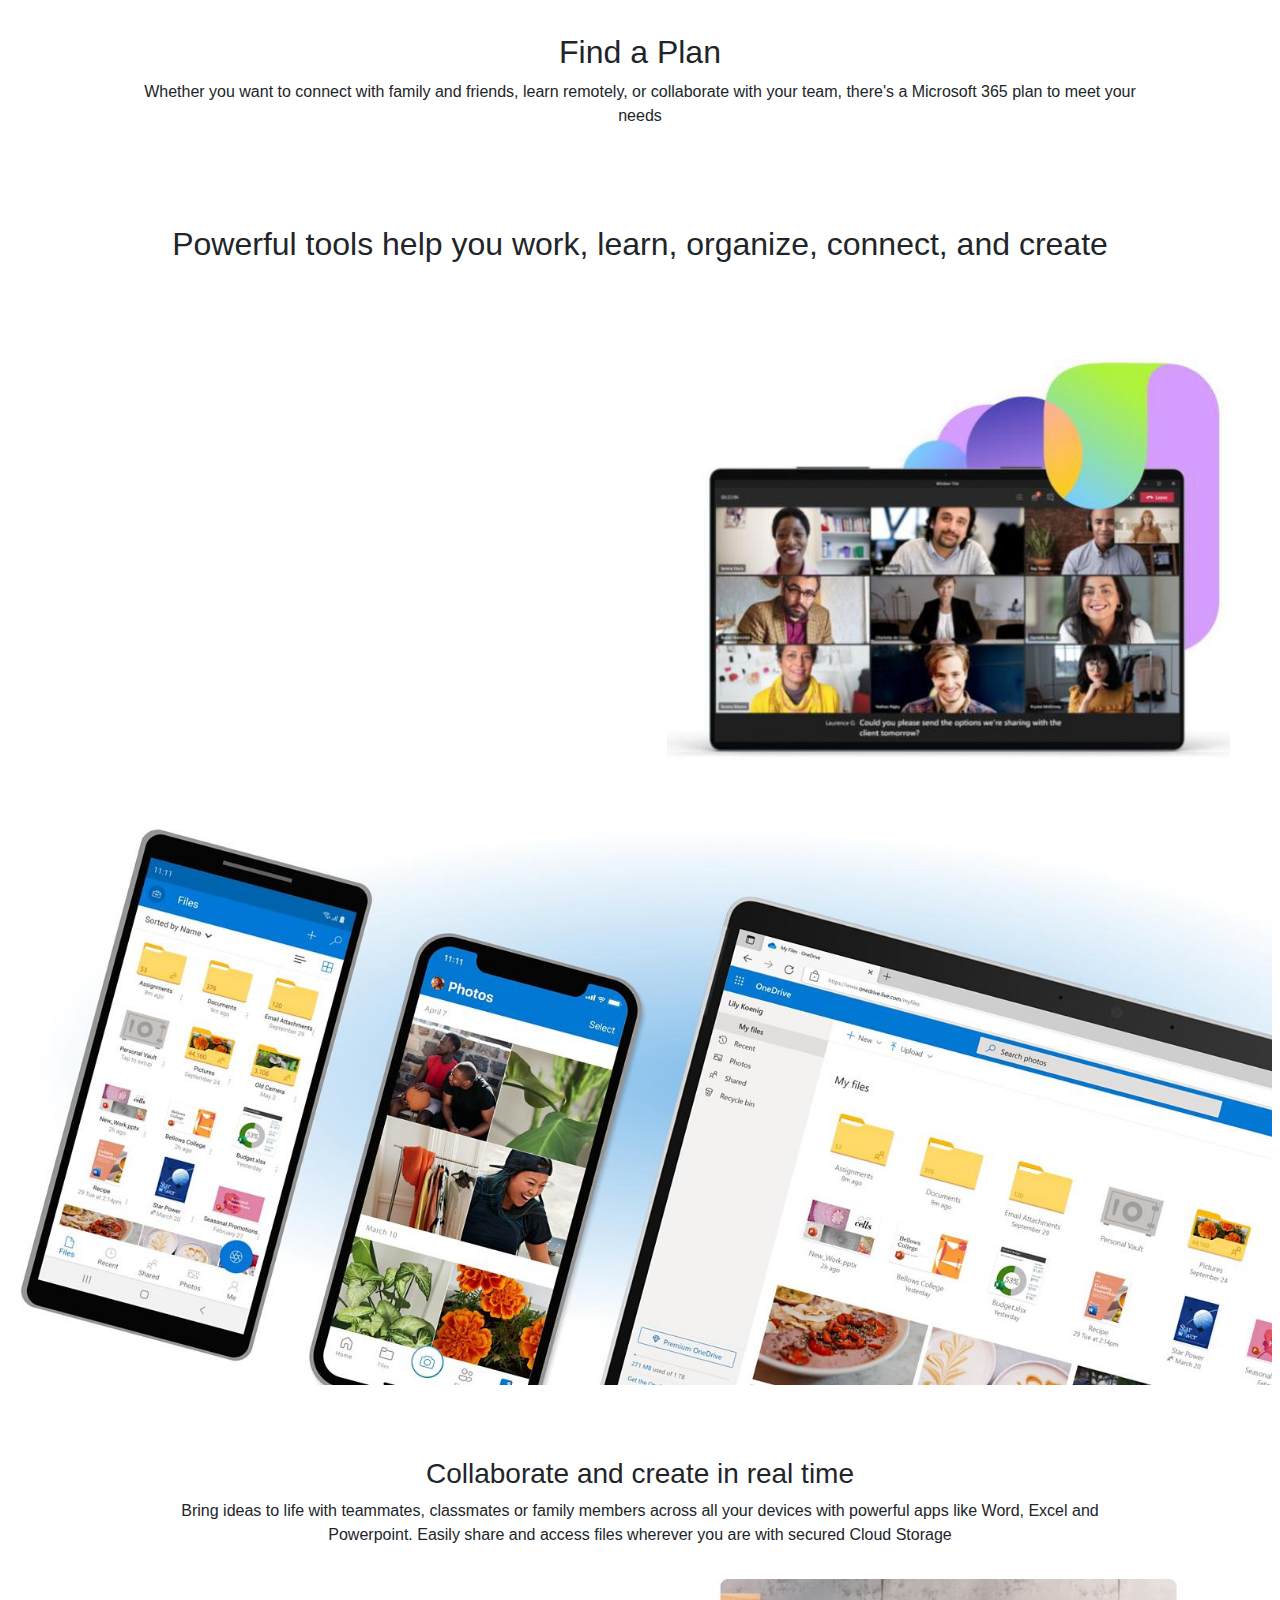
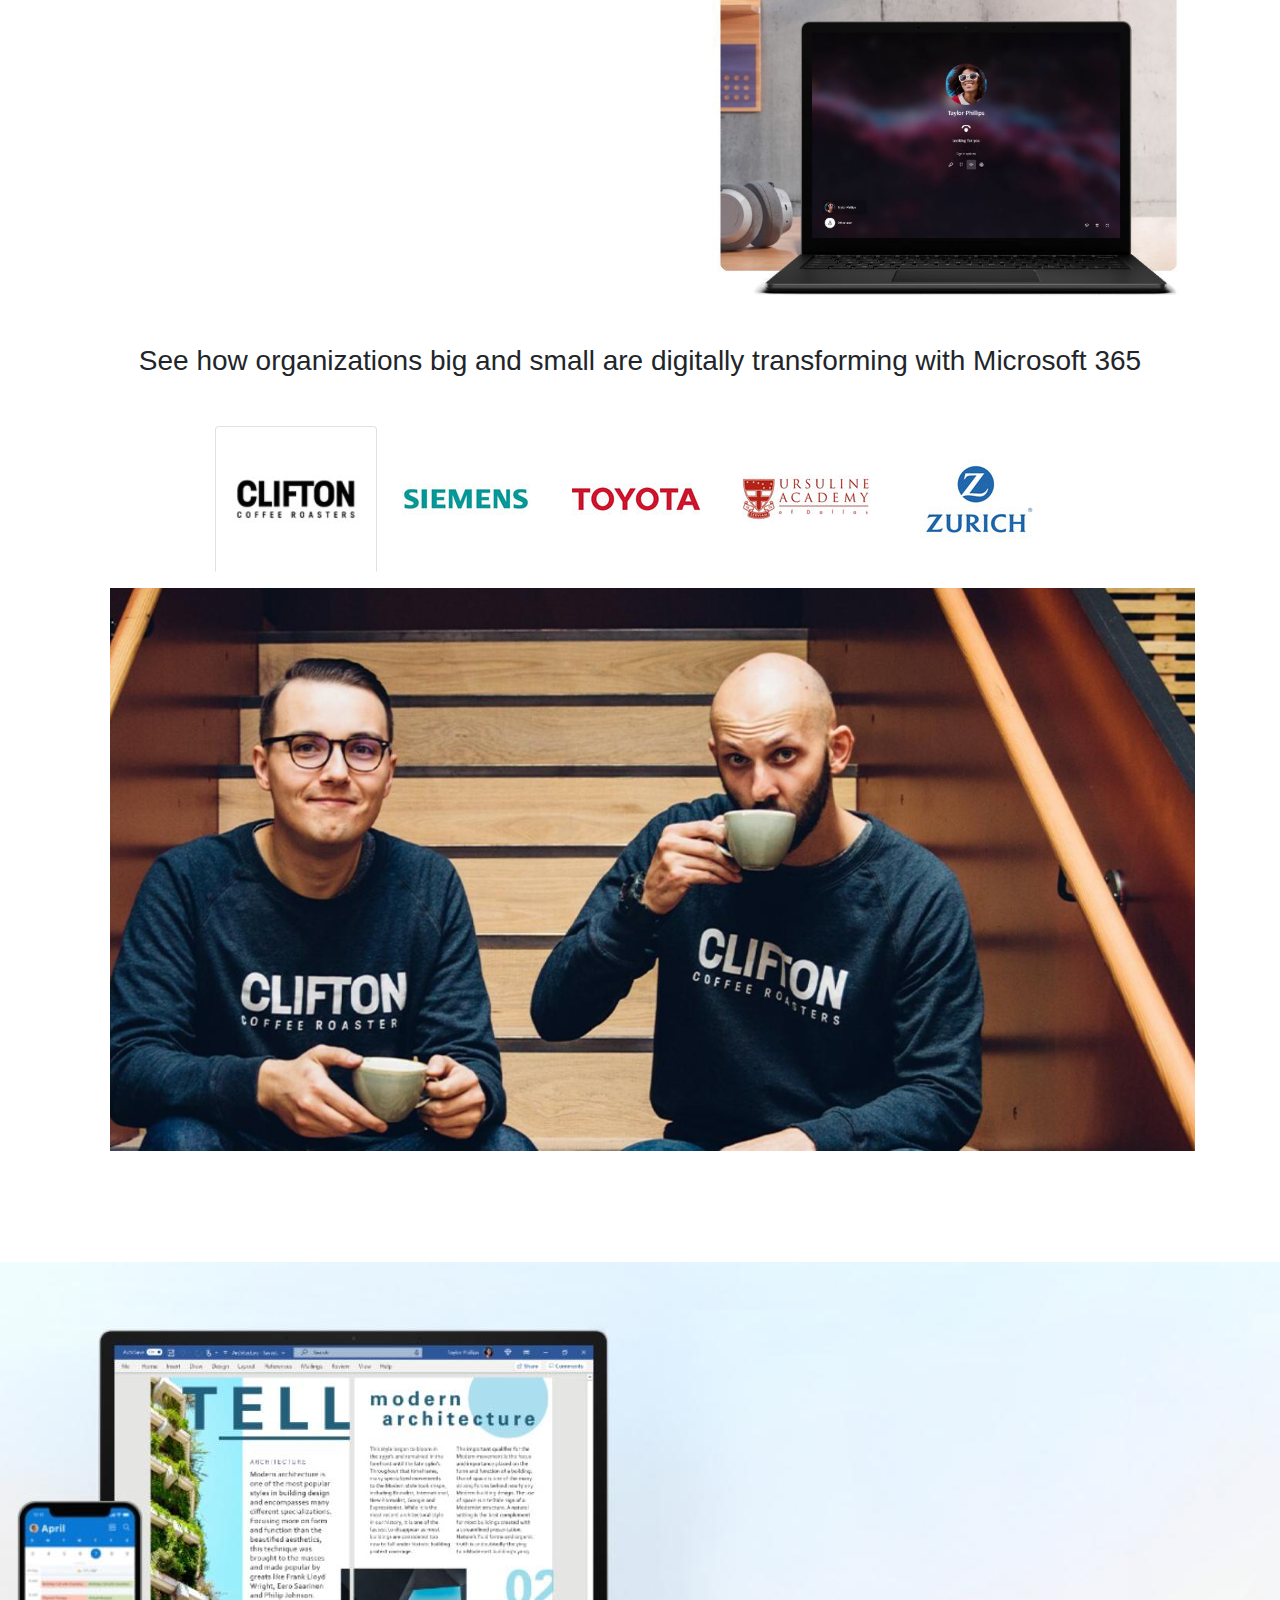
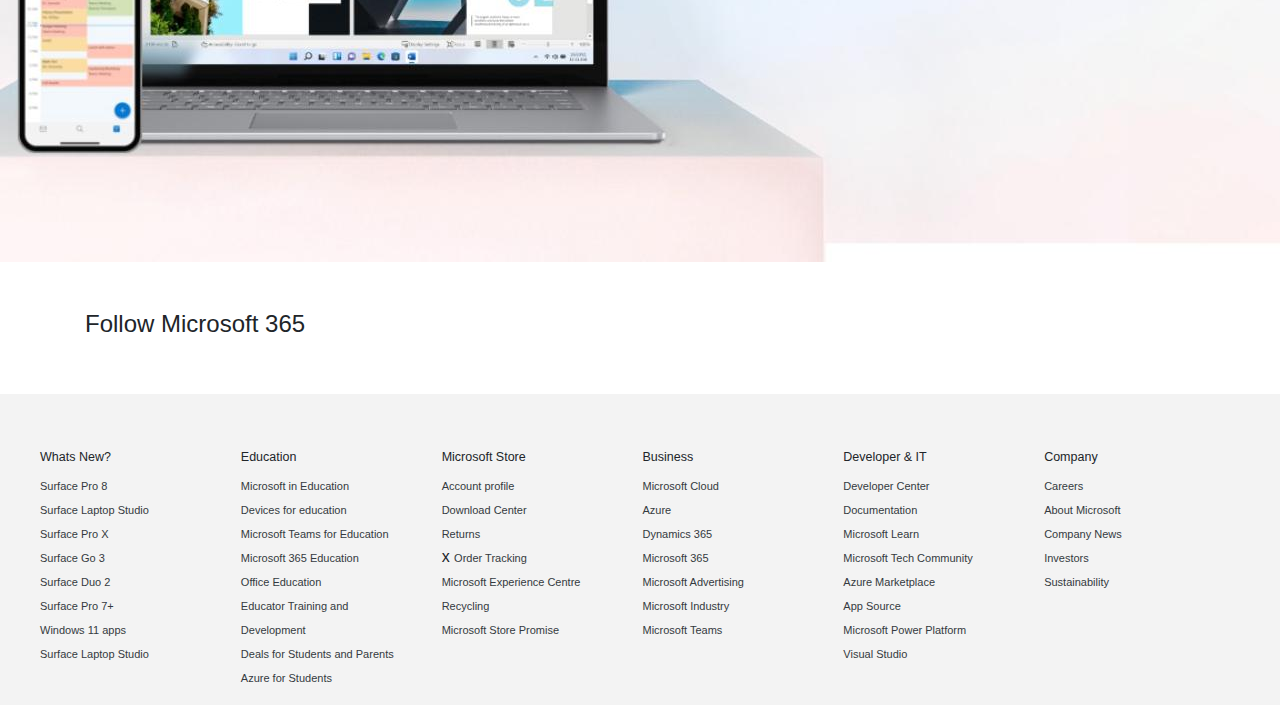
<file: pages/microsoft365.html>
<!DOCTYPE html>
<lg="en">
<head>
    <meta charset="UTF-8">
    <meta http-equiv="X-UA-Compatible" content="IE=edge">
    <meta name="viewport" content="width=device-width, initial-scale=1.0">
    <link rel="stylesheet" href="../css/main.css">
    <link rel="stylesheet" href="../css/bootstrap.css">
    <link rel="stylesheet" href="https://cdnjs.cloudflare.com/ajax/libs/font-awesome/6.1.1/css/all.min.css" integrity="sha512-KfkfwYDsLkIlwQp6LFnl8zNdLGxu9YAA1QvwINks4PhcElQSvqcyVLLD9aMhXd13uQjoXtEKNosOWaZqXgel0g==" crossorigin="anonymous" referrerpolicy="no-referrer" />
    <link rel="stylesheet" href="https://cdnjs.cloudflare.com/ajax/libs/font-awesome/6.1.1/css/all.css" integrity="sha512-1hsteeq9xTM5CX6NsXiJu3Y/g+tj+IIwtZMtTisemEv3hx+S9ngaW4nryrNcPM4xGzINcKbwUJtojslX2KG+DQ==" crossorigin="anonymous" referrerpolicy="no-referrer" />
    <!-- CSS only -->
    <link href="https://cdn.jsdelivr.net/npm/bootstrap@5.2.0-beta1/dist/css/bootstrap.min.css" rel="stylesheet" integrity="sha384-0evHe/X+R7YkIZDRvuzKMRqM+OrBnVFBL6DOitfPri4tjfHxaWutUpFmBp4vmVor" crossorigin="anonymous">
    <link rel="stylesheet" href="https://cdnjs.cloudflare.com/ajax/libs/font-awesome/6.1.1/webfonts/fa-regular-400.ttf">
    <link rel="stylesheet" href="https://cdn.jsdelivr.net/npm/bootstrap-icons@1.9.1/font/bootstrap-icons.css">
    <!-- JavaScript Bundle with Popper -->
    <script src="https://cdn.jsdelivr.net/npm/bootstrap@5.2.0-beta1/dist/js/bootstrap.bundle.min.js" integrity="sha384-pprn3073KE6tl6bjs2QrFaJGz5/SUsLqktiwsUTF55Jfv3qYSDhgCecCxMW52nD2" crossorigin="anonymous"></script>
    <link rel="icon" href="../images/microsoft-logo-png-2395.png">
    <title>Microsoft 365 - Subscription for Office Apps | Microsoft 365</title>
</head>
<body>
    <div class="head" id="home">
        <div class="header justify-content-center align-items-center d-flex">
          <div class="header-center w-90 h-100 d-flex justify-content-between px-2 align-items-center">
              <a href="../index.html" class="h-100 d-flex align-items-center microsoft ">
                  <img src="../images/microsoft logo.png" alt="" srcset="" class=".img-fluid" height="23" width="108">
              </a> 
              <nav class="navbar navbar-expand navbar-light header-center3" aria-label="Second navbar example">
                      <ul class="navbar-nav me-auto text-dark">
                        <li class="nav-item">
                          <a class="nav-link hov" aria-current="page" href="#">Microsoft 365</a>
                        </li>
                        <li class="nav-item">
                          <a class="nav-link hov" href="#">Office</a>
                        </li>
                        <li class="nav-item">
                          <a class="nav-link hov" href="#">Windows</a>
                        </li>
                        <li class="nav-item">
                          <a class="nav-link hov" href="#">Xbox</a>
                        </li>
                        <li class="nav-item">
                          <a class="nav-link hov" href="#">Support</a>
                        </li>
                      </ul>
              </nav>
                
              <div class="header-right h-100 px-2 d-flex gap-2">
                  <button class="button-drop h-100 rounded-0" style="background-color: white;"><p class="pt-2_5" style="font-size: 12px;">All Microsoft<i class="fa fa-angle-down" style="margin-left: 10px;"></i> </p>
                    <div class="button-content container">
                      <div class="row">
                        <div class="col-lg-2 pt-4 col-lgs-3" style="font-size: 13px;">
                          <ul>
                            <p class="h6 pb-3">Software</p>
                            <p class="space">Windows Apps</p>
                            <p class="space">One Drive</p>
                            <p class="space">Outlook</p>
                            <p class="space">Skype</p>
                            <p class="space">OneNote</p>
                            <p class="space">Microsoft Teams</p>
                          </ul>
                        </div>
                        <div class="col-lg-2 pt-4 col-lgs-3" style="font-size: 13px;">
                          <ul>
                            <p class="h6 pb-3">PC & Devices</p>
                            <p class="space">Shop Xbox</p>
                            <p class="space">Accessories</p>
                          </ul>
                        </div>
                        <div class="col-lg-2 pt-4 col-lgs-3" style="font-size: 13px;">
                          <ul>
                            <p class="h6 pb-3">Entertainment</p>
                            <p class="space">PC Games</p>
                            <p class="space">Windows digital games</p>
                          </ul>
                        </div>
                        <div class="col-lg-2 pt-4 col-lgs-3" style="font-size: 13px;">
                          <ul>
                            <p class="h6 pb-3">Business</p>
                            <p class="space">Microsoft Cloud</p>
                            <p class="space">Microsoft Security</p>
                            <p class="space">Azure</p>
                            <p class="space">Dynamics 365</p>
                            <p class="space">Microsoft 365 for business</p>
                            <p class="space">Microsoft Industry</p>
                            <p class="space">Microsoft Power Platform</p>
                            <p class="space">Windows 365</p>
                          </ul>
                        </div>
                        <div class="col-lg-2 pt-4 col-lgs-3" style="font-size: 13px;">
                          <ul>
                            <p class="h6 pb-3">Developer & IT</p>
                            <p class="space">Developer Center</p>
                            <p class="space">Documentation</p>
                            <p class="space">Microsoft Learn</p>
                            <p class="space">Microsoft Tech Community</p>
                            <p class="space">Azure Market Place</p>
                            <p class="space">AppSource</p>
                            <p class="space">Visual Studio</p>
                          </ul>
                        </div>
                        <div class="col-lg-2 pt-4 col-lgs-3" style="font-size: 13px;">
                          <ul>
                            <p class="h6 pb-3">Other</p>
                            <p class="space">Free downloads & Security</p>
                            <p class="space">Education</p>
                          </ul>
                        </div>
                      </div>
                      <div class="w-100 d-flex justify-content-center sitemap align-items-center">
                        <a href="" class="text-dark card-link">VIEW SITEMAP <i class="fa fa-angle-right"></i></a>
                      </div>  
                    </div>
                  </button>
                  <a class="justify-content-center align-items-center d-flex icon"><i class="bi bi-search"></i></a>
                  <div class="justify-content-center align-items-center d-flex icon"><i class="bi bi-cart3"></i></div>
                  <a class="justify-content-center align-items-center d-flex icon" href="./login.html"><i class="bi bi-person-plus"></i></a>
              </div>
          </div>
        </div>
      </div>
      <div class="small-header">
        <div class="header-sm d-flex justify-content-between pl-3 pr-3 align-items-center">
          <div class="headerleft-sm">
            <button class="btn_sm btn p-0 rounded-0"><i class="fa fa-bars"></i>
              <div class="buttonsm-content justify-content-start text-left">
                <div class="content-sm p-3 border">
                  <a href="" class="text-dark">Microsoft 365</a>              
                </div>
                <div class="content-sm p-3 border">
                  <a href="" class="text-dark">Office</a>              
                </div>
                <div class="content-sm p-3 border">
                  <a href="" class="text-dark">Windows</a>              
                </div>
                <div class="content-sm p-3 border">
                  <a href="" class="text-dark">Xbox</a>              
                </div>
                <div class="content-sm p-3 border">
                  <a href="" class="text-dark">Support</a>              
                </div>
                <div class="content-sm p-3 d-flex justify-content-between border">
                  <a href="" class="text-dark">Software</a>
                  <div>
                    <i class="fa fa-angle-down"></i>
                  </div>
                </div>
                <div class="content-sm p-3 d-flex justify-content-between border">
                  <a href="" class="text-dark">PC & Devices</a>              
                  <div>
                    <i class="fa fa-angle-down"></i>
                  </div>
                </div>
                <div class="content-sm p-3 d-flex justify-content-between border">
                  <a href="" class="text-dark">Entertainment</a>              
                  <div>
                    <i class="fa fa-angle-down"></i>
                  </div>
                </div>
                <div class="content-sm p-3 d-flex justify-content-between border">
                  <a href="" class="text-dark">Business</a>              
                  <div>
                    <i class="fa fa-angle-down"></i>
                  </div>
                </div>
                <div class="content-sm p-3 d-flex justify-content-between border">
                  <a href="" class="text-dark">Developer & IT</a>              
                  <div>
                    <i class="fa fa-angle-down"></i>
                  </div>
                </div>
                <div class="content-sm p-3 d-flex justify-content-between border">
                  <a href="" class="text-dark">Other</a>              
                  <div>
                    <i class="fa fa-angle-down"></i>
                  </div>
                </div>
                <div class="content-sm p-3 border">
                  <a href="" class="text-dark">View Sitemap</a>              
                </div>
                
    
              </div>
            </button>
            <i class="bi bi-search pl-3"></i>
          </div>
          <div class="headercenter-sm">
            <a href="../index.html" class="h-100 d-flex align-items-center microsoft ">
              <img src="../images/microsoft logo.png" alt="" srcset="" class=".img-fluid" height="23" width="108">
            </a>
          </div>
          <div class="headerright-sm">
            <a href=""><i class="bi bi-cart3"></i></a>
            <a href="./login.html"><i class="bi bi-person plus pl-3"></i></a>
          </div>
        </div>
    </div>
    <div class="container-fluid d-flex justify-content-center align-items-center text-light p-3" style="background-color: #0078D4;">
        <h6>Help your team flourish in a hybrid work world. <a href="" class="text-light link1 card-link">Get the guide <i class="fa fa-angle-right"></i></a></h6>
    </div>
    <div class="microsoft1">
        <div class="container-fluid p-0 outlookbackground d-flex justify-content-center align-items-center">
            <div class="container d-flex justify-content-end border-0 pt-3 pb-3 mr-1">
                <div class="card border-0 w-55">
                    <div class="card-body pb-5">
                        <h1 class="card-title pl-4">Microsoft 365</h1>
                        <h2 class="card-text pt-3 pl-4">Bring  out your best in school, work and life.</h2>
                        <h6 class="card-title pt-2 pl-4">Find the right plan for you.</h6>
                        <div class="row mt-3">
                            <div class="col-6 mb-2">
                                <button class="btn btn-md btn-primary w-100 rounded-0">Personal and Family</button>
                            </div>
                            <div class="col-6 mb-2">
                                <button class="btn btn-md btn-primary w-100 rounded-0">Business</button>
                            </div>
                            <div class="col-6">
                                <button class="btn btn-md btn-primary w-100 rounded-0">Enterprise</button>
                            </div>
                            <div class="col-6">
                                <button class="btn btn-md btn-primary w-100 rounded-0">Education</button>
                            </div>
                        </div>
                    </div>
                </div>
            </div>
        </div>
    </div>

    <div class="microsoft2">
        <div class="container-fluid p-0">
            <img src="../images/365onebig.jpg" alt="" class="img-fluid">
            <div class="container-outlook ">
                <div class="card border w-100 card365">
                    <div class="card-body pb-5">
                        <h1 class="card-title pl-4">Microsoft 365</h1>
                        <h2 class="card-text pt-3 pl-4">Bring  out your best in school, work and life.</h2>
                        <h6 class="card-title pt-2 pl-4">Find the right plan for you.</h6>
                        <div class="row mt-3">
                            <div class="col-6 mb-2">
                                <button class="btn btn-md btn-primary w-100 rounded-0">Personal and Family</button>
                            </div>
                            <div class="col-6 mb-2">
                                <button class="btn btn-md btn-primary w-100 rounded-0">Business</button>
                            </div>
                            <div class="col-6">
                                <button class="btn btn-md btn-primary w-100 rounded-0">Enterprise</button>
                            </div>
                            <div class="col-6">
                                <button class="btn btn-md btn-primary w-100 rounded-0">Education</button>
                            </div>
                        </div>
                    </div>
                </div>
            </div>
        </div>    
    </div>

    <div class="microsoft3">
        <div class="container-fluid p-0">
            <img src="../images/365onebig.jpg" alt="" class="img-fluid">
            <div class="card border-0 w-100 card365">
                <div class="card-body pb-5 text-center">
                    <h1 class="card-title pl-4">Microsoft 365</h1>
                    <h2 class="card-text pt-3 pl-4">Bring  out your best in school, work and life.</h2>
                    <h6 class="card-title pt-2 pl-4">Find the right plan for you.</h6>
                    <div class="row mt-3 pl-4">
                        <div class="col-12 mb-2">
                            <button class="btn btn-md btn-primary w-100 rounded-0">Personal and Family</button>
                        </div>
                        <div class="col-12 mb-2">
                            <button class="btn btn-md btn-primary w-100 rounded-0">Business</button>
                        </div>
                        <div class="col-12 mb-2">
                            <button class="btn btn-md btn-primary w-100 rounded-0">Enterprise</button>
                        </div>
                        <div class="col-12 mb-2">
                            <button class="btn btn-md btn-primary w-100 rounded-0">Education</button>
                        </div>
                    </div>
                </div>
            </div>
        </div>            
    </div>   


    <div class="container-fluid text-center mt-5 p-lg-5">
        <h5>Microsoft 365 subscription plan includes a set of apps that help you stay connected and get things done.</h5>
    </div>

    <div class="container-fluid p-5 w-100 position-relative apps1">
      <div class="sidebar h-100 " style="width: 30%;">
          <div class="accordion" id="accordionExample">
              <div class="accordion-item">
                  <h4 class="accordion-header" id="headingOne">
                      <button class="accordion-button" type="button" data-bs-toggle="collapse" data-bs-target="#collapseOne" aria-expanded="true" aria-controls="collapseOne" style="font-weight: 500; font-size:20px;">
                        <i class="fa fa-angle-right mr-3"></i>
                          <img src="../images/word.jpg" alt="" class="img-fluid mr-3">
                          Word
                          <div class="btn-cont position-absolute text-center justify-content-center" tabindex="0" style="width: 70%; background-color:transparent; height:100vh; left:30.5%; top:0%">
                              <img src="../images/word_img.jpg" alt="" class="img-fluid" width="700">
                          </div>

                      </button>
                  </h4>
                  <div id="collapseOne" class="accordion-collapse collapse" aria-labelledby="headingOne" data-bs-parent="#accordionExample">
                      <div class="accordion-body">
                        Create impressive documents and improve your writing with built-in intelligent features.
                      </div>
                    </div>
              </div>

              <div class="accordion-item">
                  <h4 class="accordion-header" id="headingTwo">
                    <button class="accordion-button collapsed border-0" type="button" data-bs-toggle="collapse" data-bs-target="#collapseTwo" aria-expanded="false" aria-controls="collapseTwo" style="font-weight: 500; font-size:20px;">
                      <i class="fa fa-angle-right mr-3"></i>
                      <img src="../images/excel.jpg" alt="" class="img-fluid mr-3">
                      Excel
                      <div class="btn-cont position-absolute text-center justify-content-center" tabindex="0" style="width: 70%; background-color:transparent; height:100vh; left:30.5%; top:0%">
                          <img src="../images/excelimg.jpg" alt="" class="img-fluid" width="700">
                      </div>
                    </button>
                  </h4>
                  <div id="collapseTwo" class="accordion-collapse collapse" aria-labelledby="headingTwo" data-bs-parent="#accordionExample">
                    <div class="accordion-body">
                      Simplify complex data and create easy-to-read spreadsheets.
                    </div>
                  </div>
              </div>
                <div class="accordion-item">
                  <h4 class="accordion-header" id="headingThree">
                    <button class="accordion-button collapsed" type="button" data-bs-toggle="collapse" data-bs-target="#collapseThree" aria-expanded="false" aria-controls="collapseThree" style="font-weight: 500; font-size:20px;">
                      <i class="fa fa-angle-right mr-3"></i>
                      <img src="../images/powerpoint.jpg" alt="" class="img-fluid mr-3">
                      Powerpoint
                      <div class="btn-cont position-absolute text-center ml-3 justify-content-center" tabindex="0" style="width: 70%; background-color:transparent; height:100vh; left:30.5%; top:0%">
                          <img src="../images/powerpointimg.jpg" alt="" class="img-fluid" width="700">
                      </div>
                    </button>
                  </h4>
                  <div id="collapseThree" class="accordion-collapse collapse" aria-labelledby="headingThree" data-bs-parent="#accordionExample">
                    <div class="accordion-body">
                      Easily create polished presentations that stand out.
                    </div>
                  </div>
                </div>

                <div class="accordion-item">
                  <h4 class="accordion-header" id="headingFour">
                    <button class="accordion-button collapsed" type="button" data-bs-toggle="collapse" data-bs-target="#collapseFour" aria-expanded="false" aria-controls="collapseFour" style="font-weight: 500; font-size:20px;">
                      <i class="fa fa-angle-right mr-3"></i>
                      <img src="../images/microsoft_teams.jpg" alt="" class="img-fluid mr-3">
                      Microsoft Teams
                      <div class="btn-cont position-absolute text-center ml-3 justify-content-center" tabindex="0" style="width: 70%; background-color:transparent; height:100vh; left:30.5%; top:0%">
                          <img src="../images/teams-img.jpg" alt="" class="img-fluid" width="700">
                      </div>
                    </button>
                  </h4>
                  <div id="collapseFour" class="accordion-collapse collapse" aria-labelledby="headingFour" data-bs-parent="#accordionExample">
                    <div class="accordion-body">
                      Bring everyone together in one place to meet, chat, call, and collaborate.
                    </div>
                  </div>
                </div>

                <div class="accordion-item">
                  <h4 class="accordion-header" id="headingFive">
                    <button class="accordion-button collapsed" type="button" data-bs-toggle="collapse" data-bs-target="#collapseFive" aria-expanded="false" aria-controls="collapseFive" style="font-weight: 500; font-size:20px;">
                      <i class="fa fa-angle-right mr-3"></i>
                      <img src="../images/outlook_icon.jpg" alt="" class="img-fluid mr-3">
                      Outlook
                      <div class="btn-cont position-absolute text-center ml-3 justify-content-center" tabindex="0" style="width: 70%; background-color:transparent; height:100vh; left:30.5%; top:0%">
                          <img src="../images/outlook-img.jpg" alt="" class="img-fluid" width="700">
                      </div>
                    </button>
                  </h4>
                  <div id="collapseFive" class="accordion-collapse collapse" aria-labelledby="headingFive" data-bs-parent="#accordionExample">
                    <div class="accordion-body">
                      Bring everyone together in one place to meet, chat, call, and collaborate.
                    </div>
                  </div>
                </div>
                <div class="accordion-item">
                  <h4 class="accordion-header" id="headingSix">
                    <button class="accordion-button collapsed" type="button" data-bs-toggle="collapse" data-bs-target="#collapseSix" aria-expanded="false" aria-controls="collapseSix" style="font-weight: 500; font-size:20px;">
                      <i class="fa fa-angle-right mr-3"></i>
                      <img src="../images/onedrive.jpg" alt="" class="img-fluid mr-3">
                      OneDrive
                      <div class="btn-cont position-absolute text-center ml-3 justify-content-center" tabindex="0" style="width: 70%; background-color:transparent; height:100vh; left:30.5%; top:0%">
                          <img src="../images/onedrive-img.jpg" alt="" class="img-fluid" width="700">
                      </div>
                    </button>
                  </h4>
                  <div id="collapseSix" class="accordion-collapse collapse" aria-labelledby="headingSix" data-bs-parent="#accordionExample">
                    <div class="accordion-body">
                      Save, access, edit, and share files and photos wherever you are.
                    </div>
                  </div>
                </div>

                <div class="accordion-item">
                  <h4 class="accordion-header" id="headingSeven">
                    <button class="accordion-button collapsed" type="button" data-bs-toggle="collapse" data-bs-target="#collapseSeven" aria-expanded="false" aria-controls="collapseSeven" style="font-weight: 500; font-size:20px;">
                      <i class="fa fa-angle-right mr-3"></i>
                      <img src="../images/bars.jpg" alt="" class="img-fluid mr-3">
                      More
                      <div class="btn-cont position-absolute text-center ml-3 justify-content-center" tabindex="0" style="width: 70%; background-color:transparent; height:100vh; left:30.5%; top:0%">
                          <img src="../images/more-img.jpg" alt="" class="img-fluid" width="700">
                      </div>
                    </button>
                  </h4>
                  <div id="collapseSeven" class="accordion-collapse collapse" aria-labelledby="headingSeven" data-bs-parent="#accordionExample">
                    <div class="accordion-body">
                      Save, access, edit, and share files and photos wherever you are.
                    </div>
                  </div>
                </div>
          </div>
      </div>
    </div>
    <div class="apps2">
      <div class="container-fluid p-0">
        <div class="accordion" id="accordionExample">
          <div class="accordion-item">
              <h4 class="accordion-header" id="headingOne">
                  <button class="accordion-button" type="button" data-bs-toggle="collapse" data-bs-target="#collapseOne" aria-expanded="true" aria-controls="collapseOne" style="font-weight: 500; font-size:20px;">
                    <i class="fa fa-angle-right mr-3"></i>
                    <img src="../images/word.jpg" alt="" class="img-fluid mr-3">
                      Word
                  </button>
              </h4>
              <div id="collapseOne" class="accordion-collapse collapse" aria-labelledby="headingOne" data-bs-parent="#accordionExample">
                  <div class="accordion-body text-center">
                    Create impressive documents and improve your writing with built-in intelligent features.
                      <img src="../images/word_img.jpg" alt="" class="img-fluid" width="700">
                  </div>
              </div>
          </div>
          <div class="accordion-item">
            <h4 class="accordion-header" id="headingTwo">
              <button class="accordion-button collapsed border-0" type="button" data-bs-toggle="collapse" data-bs-target="#collapseTwo" aria-expanded="false" aria-controls="collapseTwo" style="font-weight: 500; font-size:20px;">
                <i class="fa fa-angle-right mr-3"></i>
                <img src="../images/excel.jpg" alt="" class="img-fluid mr-3">
                Excel
              </button>
            </h4>
            <div id="collapseTwo" class="accordion-collapse collapse" aria-labelledby="headingTwo" data-bs-parent="#accordionExample">
              <div class="accordion-body text-center">
                Simplify complex data and create easy-to-read spreadsheets.
                  <img src="../images/excelimg.jpg" alt="" class="img-fluid" width="700">
              </div>
            </div>
          </div>
  
          <div class="accordion-item">
            <h4 class="accordion-header" id="headingThree">
              <button class="accordion-button collapsed" type="button" data-bs-toggle="collapse" data-bs-target="#collapseThree" aria-expanded="false" aria-controls="collapseThree" style="font-weight: 500; font-size:20px;">
                <i class="fa fa-angle-right mr-3"></i>
                <img src="../images/powerpoint.jpg" alt="" class="img-fluid mr-3">
                Powerpoint
              </button>
            </h4>
            <div id="collapseThree" class="accordion-collapse collapse" aria-labelledby="headingThree" data-bs-parent="#accordionExample">
              <div class="accordion-body text-center">
                Easily create polished presentations that stand out.
                  <img src="../images/powerpointimg.jpg" alt="" class="img-fluid" width="700">
              </div>
            </div>
          </div>
  
          <div class="accordion-item">
            <h4 class="accordion-header" id="headingFour">
              <button class="accordion-button collapsed" type="button" data-bs-toggle="collapse" data-bs-target="#collapseFour" aria-expanded="false" aria-controls="collapseFour" style="font-weight: 500; font-size:20px;">
                <i class="fa fa-angle-right mr-3"></i>
                <img src="../images/microsoft_teams.jpg" alt="" class="img-fluid mr-3">
                Microsoft Teams
              </button>
            </h4>
            <div id="collapseFour" class="accordion-collapse collapse" aria-labelledby="headingFour" data-bs-parent="#accordionExample">
              <div class="accordion-body text-center">
                Bring everyone together in one place to meet, chat, call, and collaborate.
                  <img src="../images/teams-img.jpg" alt="" class="img-fluid" width="700">
              </div>
            </div>
          </div>
  
          <div class="accordion-item">
            <h4 class="accordion-header" id="headingFive">
              <button class="accordion-button collapsed" type="button" data-bs-toggle="collapse" data-bs-target="#collapseFive" aria-expanded="false" aria-controls="collapseFive" style="font-weight: 500; font-size:20px;">
                <i class="fa fa-angle-right mr-3"></i>
                <img src="../images/outlook_icon.jpg" alt="" class="img-fluid mr-3">
                Outlook
              </button>
            </h4>
            <div id="collapseFive" class="accordion-collapse collapse" aria-labelledby="headingFive" data-bs-parent="#accordionExample">
              <div class="accordion-body text-center">
                Bring everyone together in one place to meet, chat, call, and collaborate.
                  <img src="../images/outlook-img.jpg" alt="" class="img-fluid" width="700">
              </div>
            </div>
          </div>
  
          <div class="accordion-item">
            <h4 class="accordion-header" id="headingSix">
              <button class="accordion-button collapsed" type="button" data-bs-toggle="collapse" data-bs-target="#collapseSix" aria-expanded="false" aria-controls="collapseSix" style="font-weight: 500; font-size:20px;">
                <i class="fa fa-angle-right mr-3"></i>
                <img src="../images/onedrive.jpg" alt="" class="img-fluid mr-3">
                OneDrive
              </button>
            </h4>
            <div id="collapseSix" class="accordion-collapse collapse" aria-labelledby="headingSix" data-bs-parent="#accordionExample">
              <div class="accordion-body text-center">
                Save, access, edit, and share files and photos wherever you are.
                  <img src="../images/onedrive-img.jpg" alt="" class="img-fluid" width="700">
              </div>
            </div>
          </div>
  
          <div class="accordion-item">
            <h4 class="accordion-header" id="headingSeven">
              <button class="accordion-button collapsed" type="button" data-bs-toggle="collapse" data-bs-target="#collapseSeven" aria-expanded="false" aria-controls="collapseSeven" style="font-weight: 500; font-size:20px;">
                <i class="fa fa-angle-right mr-3"></i>
                <img src="../images/bars.jpg" alt="" class="img-fluid mr-3">
                More
              </button>
            </h4>
            <div id="collapseSeven" class="accordion-collapse collapse" aria-labelledby="headingSeven" data-bs-parent="#accordionExample">
              <div class="accordion-body text-center">
                Save, access, edit, and share files and photos wherever you are.
                  <img src="../images/more-img.jpg" alt="" class="img-fluid" width="700">
              </div>
            </div>
          </div>
        </div>
      </div>
    </div>

    
    <div class="text-center px-2 mb-5" style="margin-top: 200px;">
        <h2>Find a Plan</h2>
        <div class="col-lg-10 mx-auto">
          <p>Whether you want to connect with family and friends, learn remotely, or collaborate with your team, there's a Microsoft 365 plan to meet your needs</p>
        </div>
        
    </div>

        <div class="row p-0 text-center">
            <div class="col-lg-4 col-12 d-flex justify-content-center">
                <div class="card w-90 border-0 h-100">
                    <img src="../images/mumandkids.jpg" alt="" class="card-img img-fluid">
                    <div class="card-body mt-0 card-margin border border-danger p-0">
                        <div class="accordion border-0" id="accordionExample" style="background-color:#D83B01 !important;">
                            <div class="accordion-item border-0" style="background-color:#D83B01 !important;" >
                              <h4 class="accordion-header border-0 p-4 shadow-lg" id="headingTwo" style="background-color:#D83B01;">
                                <button class="accordion-btn1 accordion-button collapsed border-0 btn2 w-100 text-white" type="button" data-bs-toggle="collapse" data-bs-target="#collapse1" aria-expanded="false" aria-controls="collapseTwo" style="background-color:#D83B01 !important;">
                                  <i class="fa fa-angle-right mr-3"></i>
                                  Personal Family
                                </button>
                              </h4>
                              <div id="collapse1" class="accordion-collapse collapse text-white" aria-labelledby="headingTwo" data-bs-parent="#accordionExample">
                                <div class="accordion-body  border-0" style="height:fit-content !important; background-color:#D83B01">
                                    <p class="">Stay on top of your day with a plan for you and your family</p>
                                </div>
                              </div>
                            </div>
                        </div>
                        <div class="flex-wrap text-center p-5">
                            <div class="w-100">
                                <button class="btn btn-md btn-light p-2 w-90 mb-3">Learn More</button>
                            </div>
                            <div class="w-100">
                                <a href="" class="text-light card-link" style="text-decoration:none ;">See Personal and family plans <i class="fa fa-angle-right"></i></a>
                            </div>
                        </div>
                    </div>
                </div>
            </div>
            
            <div class="col-lg-4 col-12 d-flex justify-content-center">
                <div class="card w-90 border-0 h-100">
                    <img src="../images/focuslaptop.jpg" alt="" class="card-img img-fluid">
                    <div class="card-body mt-0 card-margin1 border-primary  p-0">
                        <div class="accordion border-0" id="accordionExample" style="background-color:#0078D4 !important;">
                            <div class="accordion-item border-0" style="background-color:#0078D4 !important;" >
                              <h4 class="accordion-header border-0 p-4 shadow-lg" id="headingTwo" style="background-color:#0078D4;">
                                <button class="accordion-btn1 accordion-button collapsed border-0 btn2 w-100 text-white" type="button" data-bs-toggle="collapse" data-bs-target="#collapse2" aria-expanded="false" aria-controls="collapseTwo" style="background-color:#0078D4 !important;">
                                  <i class="fa fa-angle-right mr-3"></i>
                                  Work
                                </button>
                              </h4>
                              <div id="collapse2" class="accordion-collapse collapse text-white" aria-labelledby="headingTwo" data-bs-parent="#accordionExample">
                                <div class="accordion-body  border-0" style="height:fit-content; background-color:#0078D4;">
                                    <p class="">Enable your employees with tools to collaborate securely and work from anywhere.</p>
                                </div>
                              </div>
                            </div>
                        </div>
                        <div class="flex-wrap text-center p-5">
                            <div class="w-100">
                                <button class="btn btn-md btn-light p-2 p-sm-0 w-90 mb-3 text-wrap">Learn More about business</button>
                            </div>
                            <div class="w-100 mb-3">
                                <a href="" class="text-light card-link" style="text-decoration:none ;">See Business plans <i class="fa fa-angle-right"></i></a>
                            </div>
                            <div class="w-100">
                                <button class="btn btn-md btn-light p-2 w-90 mb-3">Learn More</button>
                            </div>
                            <div class="w-100">
                                <a href="" class="text-light card-link" style="text-decoration:none ;">Learn more about enterprise <i class="fa fa-angle-right"></i></a>
                            </div>                                                                                                        
                        </div>
                    </div>
                </div>
            </div>

            <div class="col-lg-4 col-12 d-flex justify-content-center">
                <div class="card w-90 border-0 h-100">
                    <img src="../images/kidlaptop.jpg" alt="" class="card-img img-fluid">
                    <div class="card-body mt-0 card-margin border-0 p-0" style="background-color: #7719AA;">
                        <div class="accordion border-0" id="accordionExample" style="background-color:#7719AA !important;">
                            <div class="accordion-item border-0" style="background-color:#7719AA !important;" >
                              <h4 class="accordion-header border-0 p-4 shadow-lg" id="headingTwo" style="background-color:#7719AA;">
                                <button class="accordion-btn1 accordion-button collapsed border-0 btn2 w-100 text-white" type="button" data-bs-toggle="collapse" data-bs-target="#collapse3" aria-expanded="false" aria-controls="collapseTwo" style="background-color:#7719AA !important;">
                                  <i class="fa fa-angle-right mr-3"></i>
                                  Education
                                </button>
                              </h4>
                              <div id="collapse3" class="accordion-collapse collapse text-white" aria-labelledby="headingTwo" data-bs-parent="#accordionExample">
                                <div class="accordion-body  border-0" style="height: fit-content !important; background-color:#7719AA">
                                    <p class="">Enable educators to unlock creativity and promote teamwork in a single, affordable solution built for education.</p>
                                </div>
                              </div>
                            </div>
                        </div>
                        <div class="flex-wrap text-center p-5">
                            <div class="w-100">
                                <button class="btn btn-md btn-light p-2 w-90 mb-3">Learn More</button>
                            </div>
                            <div class="w-100">
                                <a href="" class="text-light card-link" style="text-decoration:none ;">See Education Plans <i class="fa fa-angle-right"></i></a>
                            </div>                                                                                    
                        </div>
                    </div>
                </div>
            </div>
            
        </div>

    <div class="container-fluid text-center mt-5 pl-5 pr-5 mb-5">
        <h2>Powerful tools help you work, learn, organize, connect, and create</h2>
    </div>

        <div class="row pl-lg-5 pl-md-4 pl-sm-0 pt-5 flex-row-reverse mb-5">
            <div class="col-lg-6 col-12 d-flex align-items-end">
                <img src="../images/zoom1.jpg" alt="" class="img-fluid">
            </div>
            <div class="col-lg-6 col-12 d-flex align-items-center">
              <div class="card w-100 p-1 border-0">
                  <div class="card-body pb-5">
                      <h2 class="card-title">Connect from anywhere</h2>
                      <p class="card-text">Whether you're connecting with family and friends or collaborating with your team,<a href=""> Microsoft Teams</a> lets you meet, chat, call, and collaborate in just one place, keeping you organized and simplifying your day.</p>                    
                  </div>
              </div>
          </div>
        </div> 

    <div class="container-flud  p-2 mb-lg-5 mb-2">
        <img src="../images/phones.jpg" alt="" srcset="" class="img-fluid mb-3">
    </div>

            <div class="text-center px-md-5">
                        <h3>Collaborate and create in real time</h3>
                        <div class="col-lg-10 mx-auto">
                          <p>Bring ideas to life with teammates, classmates or family members across all your devices with powerful apps like Word, Excel and Powerpoint. Easily share and access files wherever you are with secured Cloud Storage</p>
                        </div>
                        
                    </div>
                </div>
            </div>
        </div>
    </div>

        <div class="row pl-lg-5 pl-md-4 pl-sm-0 pt-3 flex-lg-row-reverse mb-5">
            <div class="col-lg-6 col-12 d-flex align-items-end">
                <img src="../images/laptopsec.jpg" alt="" class="img-fluid">
            </div>

            <div class="col-lg-6 col-12 d-flex align-items-end">
              <div class="card w-100 p-1 border-0">
                  <div class="card-body pb-5 pt-5">
                      <h3 class="card-title">Protect what’s important</h3>
                      <p class="card-text">Stay secured and productive on any device. With comprehensive, intelligent, enterprise-grade security features built in, you’ll have peace of mind knowing that your personal information, devices, apps, and data are protected.</p>                    
                  </div>
              </div>
          </div>
        </div>

        <div class="text-center mb-5">
            <div class="col-lg-10 mx-auto">
                <h3 class="org">See how organizations big and small are digitally transforming with Microsoft 365</h3>
            </div>
        </div>

    <div class="container mb-lg-4">
        <div class="container">
            <div class="nav nav-tabs mb-3 d-flex justify-content-center border-0 flex-nowrap navwrap" id="nav-tab" role="tablist">
              <img class="nav-link active mr-2 border-1 tab-group" id="nav-clifton-tab" data-bs-toggle="tab" data-bs-target="#nav-clifton" type="button" role="tab" aria-controls="nav-clifton" aria-selected="true" src="../images/cliffon.jpg">
              <img class="nav-link mr-2 tab-group" id="nav-siemens-tab" data-bs-toggle="tab" data-bs-target="#nav-siemens" type="button" role="tab" aria-controls="nav-siemens" aria-selected="false" src="../images/siemens.jpg">
              <img class="nav-link mr-2 tab-group" id="nav-toyota-tab" data-bs-toggle="tab" data-bs-target="#nav-toyota" type="button" role="tab" aria-controls="nav-contact" aria-selected="false" src="../images/toyota-logo.jpg">
              <img class="nav-link mr-2 tab-group" id="nav-urselene-tab" data-bs-toggle="tab" data-bs-target="#nav-urselene" type="button" role="tab" aria-controls="nav-urselene" aria-selected="false" src="../images/ursulene_academy.jpg">
              <img class="nav-link mr-2 tab-group" id="nav-urselene-tab" data-bs-toggle="tab" data-bs-target="#nav-zurich" type="button" role="tab" aria-controls="nav-zurich" aria-selected="false" src="../images/zurich.jpg">
            </div>
        </div>
        <div class="container-fluid p-0">
            <div class="tab-content row p-0" id="nav-tabContent">
                <div class="tab-pane fade show active col-12" id="nav-clifton" role="tabpanel" aria-labelledby="nav-clifton-tab"  style="height:650px !important;">
                  <img src="../images/clifton-tea.jpg" alt="" class="img-fluid">

                  <div class="brand-card1">
                    <div class="card cardabs p-4 w-60 rounded-0">
                        <div class="card-body">
                            <h3 class="card-title">Clifton Coffee Roasters</h3>
                            <p class="card-text">“We’re now in 100 new coffee shops around the United Kingdom because of our pivot to Teams for communication.”</p>
                            <p class="pt-3"><b>- Josh Clarke, Director of Coffee</b></p>
                            <button class="btn btn-primary btn-md rounded-0 w-50">Read the story</button>
                            <a href="" class="pl-3 card-link">See all customers stories <i class="fa fa-angle-right"></i></a>
                        </div>
                      </div>
                  </div>

                    <div class="p-0 brand-card2">
                        <div class="container-outlook ">
                            <div class="card border w-100 card365">
                                <div class="card-body p-5">
                                    <h3 class="card-title">Clifton Coffee Roasters</h3>
                                    <p class="card-text">“We’re now in 100 new coffee shops around the United Kingdom because of our pivot to Teams for communication.”</p>
                                    <p class="pt-3"><b>- Josh Clarke, Director of Coffee</b></p>
                                    <button class="btn btn-primary btn-md rounded-0 w-50">Read the story</button>
                                    <a href="" class="pl-3 card-link">See all customers stories <i class="fa fa-angle-right"></i></a>
                                </div>
                            </div>
                        </div>
                    </div>

                
                    <div class="brand-card3 mt-3">
                        <div class="container-fluid p-0">
                            <div class="card border-0 w-100 card365">
                                <div class="card-body p-0">
                                    <h3 class="card-title">Clifton Coffee Roasters</h3>
                                    <p class="card-text">“We’re now in 100 new coffee shops around the United Kingdom because of our pivot to Teams for communication.”</p>
                                    <p class="pt-3"><b>- Josh Clarke, Director of Coffee</b></p>
                                    <button class="btn btn-primary btn-md rounded-0 w-50">Read the story</button>
                                    <a href="" class="pl-3 card-link"></i></a>
                                </div>
                            </div>
                        </div>            
                    </div> 
                </div>
                
                <div class="tab-pane fade" id="nav-siemens" role="tabpanel" aria-labelledby="nav-siemens-tab">
                    <img src="../images/siemens-back.jpg" alt="" class="img-fluid">
                    <div class="brand-card1">
                        <div class="card cardabs p-4 w-60 rounded-0">
                            <div class="card-body">
                                <h3 class="card-title">Seimens Taking a Zero Trust strategy</h3>
                                <p class="card-text">“…now we have an overview of our environment that helps us to react in real time and defend against attacks proactively.”</p>
                                <p class="pt-3"><b>– Thomas Mueller-Lynch: Service Owner Lead for Digital Identity</b></p>
                                <button class="btn btn-primary btn-md rounded-0 w-50">Read the story</button>
                                <a href="" class="pl-3 card-link">See all customers stories <i class="fa fa-angle-right"></i></a>
                            </div>
                        </div>
                    </div>   

                    <div class="p-0 brand-card2">
                        <div class="container-outlook ">
                            <div class="card border w-100 card365">
                                <div class="card-body p-5">
                                    <h3 class="card-title">Seimens Taking a Zero Trust strategy</h3>
                                    <p class="card-text">“…now we have an overview of our environment that helps us to react in real time and defend against attacks proactively.”</p>
                                    <p class="pt-3"><b>– Thomas Mueller-Lynch: Service Owner Lead for Digital Identity</b></p>
                                    <button class="btn btn-primary btn-md rounded-0 w-50">Read the story</button>
                                    <a href="" class="pl-3 card-link">See all customers stories <i class="fa fa-angle-right"></i></a>
                                </div>
                            </div>
                        </div>
                    </div>

                
                    <div class="brand-card3 mt-3">
                        <div class="container-fluid p-0">
                            <div class="card border-0 w-100 card365">
                                <div class="card-body p-0">
                                    <h3 class="card-title">Seimens Taking a Zero Trust strategy</h3>
                                    <p class="card-text">“…now we have an overview of our environment that helps us to react in real time and defend against attacks proactively.”</p>
                                    <p class="pt-3"><b>– Thomas Mueller-Lynch: Service Owner Lead for Digital Identity</b></p>
                                    <button class="btn btn-primary btn-md rounded-0 w-50">Read the story</button>
                                    <a href="" class="pl-3 card-link">See all customers stories <i class="fa fa-angle-right"></i></a>
                                </div>
                            </div>
                        </div>            
                    </div> 
                </div>


                <div class="tab-pane fade" id="nav-toyota" role="tabpanel" aria-labelledby="nav-toyota-tab">
                    <img src="../images/man-standing-beside-a-window.jpg" alt="" class="img-fluid">
                    <div class="brand-card1">
                        <div class="card cardabs p-4 w-60 rounded-0">
                            <div class="card-body">
                                <h3 class="card-title">Toyota Motor Europe Building a happier workplace</h3>
                                <p class="card-text">“Teams is helping us so much with having a smooth collaboration with external stakeholders, as well as internally for employees.”</p>
                                <p class="pt-3"><b>– Tine Slabbinck: Manager of Business Productivity</b></p>
                                <button class="btn btn-primary btn-md rounded-0 w-50">Read the story</button>
                                <a href="" class="pl-3">See all customers stories <i class="fa fa-angle-right"></i></a>
                            </div>
                        </div>
                    </div>
                    

                    <div class="p-0 brand-card2">
                        <div class="container-outlook ">
                            <div class="card border w-100 card365">
                                <div class="card-body p-5">
                                    <h3 class="card-title">Toyota Motor Europe Building a happier workplace</h3>
                                    <p class="card-text">“Teams is helping us so much with having a smooth collaboration with external stakeholders, as well as internally for employees.”</p>
                                    <p class="pt-3"><b>– Tine Slabbinck: Manager of Business Productivity</b></p>
                                    <button class="btn btn-primary btn-md rounded-0 w-50">Read the story</button>
                                    <a href="" class="pl-3 card-link">See all customers stories <i class="fa fa-angle-right"></i></a>
                                </div>
                            </div>
                        </div>
                    </div>

                
                    <div class="brand-card3 mt-3">
                        <div class="container-fluid p-0">
                            <div class="card border-0 w-100 card365">
                                <div class="card-body p-0">
                                    <h3 class="card-title">Toyota Motor Europe Building a happier workplace</h3>
                                    <p class="card-text">“Teams is helping us so much with having a smooth collaboration with external stakeholders, as well as internally for employees.”</p>
                                    <p class="pt-3"><b>– Tine Slabbinck: Manager of Business Productivity</b></p>
                                    <button class="btn btn-primary btn-md rounded-0 w-50">Read the story</button>
                                    <a href="" class="pl-3 card-link">See all customers stories <i class="fa fa-angle-right"></i></a>
                                </div>
                            </div>
                        </div>            
                    </div> 

                </div>
                <div class="tab-pane fade" id="nav-urselene" role="tabpanel" aria-labelledby="nav-urselene-tab">
                    <img src="../images/ursuline-academy-of-dallas-banner.jpg" alt="" class="img-fluid">
                    <div class="brand-card1">
                        <div class="card cardabs p-4 w-60 rounded-0">
                            <div class="card-body">
                                <h3 class="card-title">Supporting remote learning​</h3>
                                <p class="card-text">“Switching to Microsoft 365 was one of the best decisions we made.”</p>
                                <p class="pt-3"><b>- – Anne Robertson, Director of Technology​</b></p>
                                <button class="btn btn-primary btn-md rounded-0 w-50">Read the story</button>
                                <a href="" class="pl-3 card-link">See all customers stories <i class="fa fa-angle-right"></i></a>
                            </div>
                        </div>
                    </div>
                

                    <div class="p-0 brand-card2">
                        <div class="container-outlook ">
                            <div class="card border w-100 card365">
                                <div class="card-body p-5">
                                    <h3 class="card-title">Supporting remote learning​</h3>
                                    <p class="card-text">“Switching to Microsoft 365 was one of the best decisions we made.”</p>
                                    <p class="pt-3"><b>- – Anne Robertson, Director of Technology​</b></p>
                                    <button class="btn btn-primary btn-md rounded-0 w-50">Read the story</button>
                                    <a href="" class="pl-3 card-link">See all customers stories <i class="fa fa-angle-right"></i></a>
                                </div>
                            </div>
                        </div>
                    </div>

                
                    <div class="brand-card3 mt-3">
                        <div class="container-fluid p-0">
                            <div class="card border-0 w-100 card365">
                                <div class="card-body p-0">
                                    <h3 class="card-title">Supporting remote learning​</h3>
                                    <p class="card-text">“Switching to Microsoft 365 was one of the best decisions we made.”</p>
                                    <p class="pt-3"><b>- – Anne Robertson, Director of Technology​</b></p>
                                    <button class="btn btn-primary btn-md rounded-0 w-50">Read the story</button>
                                    <a href="" class="pl-3 card-link">See all customers stories <i class="fa fa-angle-right"></i></a>
                                </div>
                            </div>
                        </div>            
                    </div> 

                </div>
                <div class="tab-pane fade" id="nav-zurich" role="tabpanel" aria-labelledby="nav-zurich-tab">
                    <img src="../images/zurich-banner.jpg" alt="" class="img-fluid">
                    <div class="brand-card1">
                        <div class="card cardabs p-4 w-60 rounded-0">
                            <div class="card-body">
                                <h3 class="card-title">Modernizing customer service​</h3>
                                <p class="card-text">“Providing employees with Microsoft 365 tools contributed to a +38 increase in employee satisfaction.”</p>
                                <p class="pt-3"><b>– Jens Becker, Chief Information Officer​</b></p>
                                <button class="btn btn-primary btn-md rounded-0 w-50">Read the story</button>
                                <a href="" class="pl-3 card-link">See all customers stories <i class="fa fa-angle-right"></i></a>
                            </div>
                        </div>
    
                    </div>
                
                    <div class="p-0 brand-card2">
                        <div class="container-outlook ">
                            <div class="card border w-100 card365">
                                <div class="card-body p-5">
                                    <h3 class="card-title">Modernizing customer service​</h3>
                                    <p class="card-text">“Providing employees with Microsoft 365 tools contributed to a +38 increase in employee satisfaction.”</p>
                                    <p class="pt-3"><b>– Jens Becker, Chief Information Officer​</b></p>
                                    <button class="btn btn-primary btn-md rounded-0 w-50">Read the story</button>
                                    <a href="" class="pl-3 card-link">See all customers stories <i class="fa fa-angle-right"></i></a>
                                </div>
                            </div>
                        </div>
                    </div>

                
                    <div class="brand-card3 mt-3">
                        <div class="container-fluid p-0">
                            <div class="card border-0 w-100 card365">
                                <div class="card-body p-0">
                                    <h3 class="card-title">Modernizing customer service​</h3>
                                    <p class="card-text">“Providing employees with Microsoft 365 tools contributed to a +38 increase in employee satisfaction.”</p>
                                    <p class="pt-3 card-link"><b>– Jens Becker, Chief Information Officer​</b></p>
                                    <button class="btn btn-primary btn-md rounded-0 w-50">Read the story</button>
                                    <a href="" class="pl-3 card-link">See all customers stories <i class="fa fa-angle-right"></i></a>
                                </div>
                            </div>
                        </div>            
                    </div> 

                </div>
              </div>
        </div>
    </div>
    <div class="microsoft1">
        <div class="container-fluid p-0 mic365background d-flex justify-content-center align-items-center text-center mb-5">
            <div class="container d-flex justify-content-end border-0 pt-3 pb-3 mr-1 w-100">
                <div class="card border-0 w-55">
                    <div class="card-body pb-5">                   
                        <h3 class="card-text pt-3 pl-4">Get started with Microsoft 365</h3>
                        <div class="row mt-3">
                            <div class="col-6 mb-2">
                                <button class="btn btn-md btn-primary w-100 rounded-0">Personal and Family</button>
                            </div>
                            <div class="col-6 mb-2">
                                <button class="btn btn-md btn-primary w-100 rounded-0">Business</button>
                            </div>
                            <div class="col-6">
                                <button class="btn btn-md btn-primary w-100 rounded-0">Enterprise</button>
                            </div>
                            <div class="col-6">
                                <button class="btn btn-md btn-primary w-100 rounded-0">Education</button>
                            </div>
                        </div>
                    </div>
                </div>
            </div>
        </div>
    </div>

    <div class="microsoft2">
        <div class="container-fluid p-0">
            <img src="../images/mic356.jpg" alt="" class="img-fluid">
            <div class="container-outlook ">
                <div class="card border w-100 card365">
                    <div class="card-body pb-5">
                        <h3 class="card-text pt-3 pl-4">Get started with Microsoft 365</h3>
                        <div class="row mt-3">
                            <div class="col-6 mb-2">
                                <button class="btn btn-md btn-primary w-100 rounded-0">Personal and Family</button>
                            </div>
                            <div class="col-6 mb-2">
                                <button class="btn btn-md btn-primary w-100 rounded-0">Business</button>
                            </div>
                            <div class="col-6">
                                <button class="btn btn-md btn-primary w-100 rounded-0">Enterprise</button>
                            </div>
                            <div class="col-6">
                                <button class="btn btn-md btn-primary w-100 rounded-0">Education</button>
                            </div>
                        </div>
                    </div>
                </div>
            </div>
        </div>    
    </div>

    <div class="microsoft3">
        <div class="container-fluid p-0">
            <img src="../images/mic365big.jpg" alt="" class="img-fluid">
            <div class="card border-0 w-100 card365">
                <div class="card-body pb-5">
                    <h3 class="card-text pt-3 pl-4">Get started with Microsoft 365</h3>
                    <div class="row mt-3">
                        <div class="col-12 mb-2">
                            <button class="btn btn-md btn-primary w-100 rounded-0">Personal and Family</button>
                        </div>
                        <div class="col-12 mb-2">
                            <button class="btn btn-md btn-primary w-100 rounded-0">Business</button>
                        </div>
                        <div class="col-12 mb-2">
                            <button class="btn btn-md btn-primary w-100 rounded-0">Enterprise</button>
                        </div>
                        <div class="col-12">
                            <button class="btn btn-md btn-primary w-100 rounded-0">Education</button>
                        </div>
                    </div>
                </div>
            </div>
        </div>            
    </div>

    <div class="container gap-3 d-flex align-items-center mb-5 mt-5 flex-wrap">
        <h4>Follow Microsoft 365</h4>
        <i class="fa-brands fa-linkedin-in" style="font-size: 25px;"></i>
        <i class="fa-brands fa-twitter" style="font-size: 25px;"></i>
        <i class="fa-brands fa-blogger" style="font-size: 25px;"></i>
    </div>

    <footer class="page-footer">

        <!-- Footer Links -->
        <div class="container-fluid text-left text-md-left pt-2">
      
          <!-- Grid row -->
          <div class="row">
      
            <!-- Grid column -->
            <div class="col-md-3 mx-auto col-lg-2 col-sm-6">
      
              <!-- Links -->
              <ul class="list-unstyled mt-5">
                <li>
                  <p class="h6" style="font-size: 12.5px;">Whats New?</p>
                </li>
                <li>
                  <a href="#!" class="text-dark" style="font-size: 11px;">Surface Pro 8</a>
                </li>
                <li>
                  <a href="#!" class="text-dark" style="font-size: 11px;">Surface Laptop Studio</a>
                </li>
                <li>
                  <a href="#!" class="text-dark" style="font-size: 11px;">Surface Pro X</a>
                </li>
                <li>
                  <a href="#!" class="text-dark" style="font-size: 11px;">Surface Go 3</a>
                </li>
                <li>
                  <a href="#!" class="text-dark" style="font-size: 11px;">Surface Duo 2</a>
                </li>
                <li>
                  <a href="#!" class="text-dark" style="font-size: 11px;">Surface Pro 7+</a>
                </li>
                <li>
                  <a href="#!" class="text-dark" style="font-size: 11px;">Windows 11 apps</a>
                </li>
                <li>
                  <a href="#!" class="text-dark" style="font-size: 11px;">Surface Laptop Studio</a>
                </li>
              </ul>
      
            </div>
            <!-- Grid column -->
      
            <!-- <hr class="clearfix w-100 d-md-none"> -->
      
            <!-- Grid column -->
            <div class="col-md-3 mx-auto col-lg-2 col-sm-6">
      
              <!-- Links -->
              <ul class="list-unstyled mt-5">
                <li>
                  <p class="h6" style="font-size: 12.5px;">Education</p>
                </li>
                <li>
                  <a href="#!" class="text-dark" style="font-size: 11px;">Microsoft in Education</a>
                </li>
                <li>
                  <a href="#!" class="text-dark" style="font-size: 11px;">Devices for education</a>
                </li>
                <li>
                  <a href="#!" class="text-dark" style="font-size: 11px;">Microsoft Teams for Education</a>
                </li>
                <li>
                  <a href="#!" class="text-dark" style="font-size: 11px;">Microsoft 365 Education</a>
                </li>
                <li>
                  <a href="#!" class="text-dark" style="font-size: 11px;">Office Education</a>
                </li>
                <li>
                  <a href="#!" class="text-dark" style="font-size: 11px;">Educator Training and Development</a>
                </li>
                <li>
                  <a href="#!" class="text-dark" style="font-size: 11px;">Deals for Students and Parents</a>
                </li>
                <li>
                  <a href="#!" class="text-dark" style="font-size: 11px;">Azure for Students</a>
                </li>
              </ul>
      
            </div>
            <div class="col-md-3 mx-auto col-lg-2 col-sm-6">
      
              <!-- Links -->
              <ul class="list-unstyled mt-5">
                <li>
                  <p class="h6" style="font-size: 12.5px;">Microsoft Store</p>
                </li>
                <li>
                  <a href="#!" class="text-dark" style="font-size: 11px;">Account profile</a>
                </li>
                <li>
                  <a href="#!" class="text-dark" style="font-size: 11px;">Download Center</a>
                </li>
                <li>
                  <a href="#!" class="text-dark" style="font-size: 11px;">Returns</a>
                </li>
                <li>x
                  <a href="#!" class="text-dark" style="font-size: 11px;">Order Tracking</a>
                </li>
                <li>
                  <a href="#!" class="text-dark" style="font-size: 11px;">Microsoft Experience Centre</a>
                </li>
                <li>
                  <a href="#!" class="text-dark" style="font-size: 11px;">Recycling</a>
                </li>
                <li>
                  <a href="#!" class="text-dark" style="font-size: 11px;">Microsoft Store Promise</a>
                </li>
              </ul>

      
            </div>
            <!-- Grid column -->
      
            <!-- <hr class="clearfix w-100 d-md-none"> -->
      
            <!-- Grid column -->
            <div class="col-md-3 col-lg-2 col-sm-6 ml-0">
      
              <!-- Links -->
              <ul class="list-unstyled mt-5">
                <li>
                  <p class="h6" style="font-size: 12.5px;">Business</p>
                </li>
                <li>
                  <a href="#!" class="text-dark" style="font-size: 11px;">Microsoft Cloud</a>
                </li>
                <li>
                  <a href="#!" class="text-dark" style="font-size: 11px;">Azure</a>
                </li>
                <li>
                  <a href="#!" class="text-dark" style="font-size: 11px;">Dynamics 365</a>
                </li>
                <li>
                  <a href="#!" class="text-dark" style="font-size: 11px;">Microsoft 365</a>
                </li>
                <li>
                  <a href="#!" class="text-dark" style="font-size: 11px;">Microsoft Advertising</a>
                </li>
                <li>
                  <a href="#!" class="text-dark" style="font-size: 11px;">Microsoft Industry</a>
                </li>
                <li>
                  <a href="#!" class="text-dark" style="font-size: 11px;">Microsoft Teams</a>
                </li>
              </ul>      
            </div>
            <!-- Grid column -->
      
            <!-- <hr class="clearfix w-100 d-md-none"> -->
      
            <!-- Grid column -->
            <div class="col-md-3 col-lg-2 col-sm-6 ">
      
              <!-- Links -->
              <ul class="list-unstyled mt-5">
                <li>
                  <p class="h6" style="font-size: 12.5px;">Developer & IT</p>
                </li>
                <li>
                  <a href="#!" class="text-dark" style="font-size: 11px;">Developer Center</a>
                </li>
                <li>
                  <a href="#!" class="text-dark" style="font-size: 11px;">Documentation</a>
                </li>
                <li>
                  <a href="#!" class="text-dark" style="font-size: 11px;">Microsoft Learn</a>
                </li>
                <li>
                  <a href="#!" class="text-dark" style="font-size: 11px;">Microsoft Tech Community</a>
                </li>
                <li>
                  <a href="#!" class="text-dark" style="font-size: 11px;">Azure Marketplace</a>
                </li>
                <li>
                  <a href="#!" class="text-dark" style="font-size: 11px;">App Source</a>
                </li>
                <li>
                  <a href="#!" class="text-dark" style="font-size: 11px;">Microsoft Power Platform</a>
                </li>
                <li>
                  <a href="#!" class="text-dark" style="font-size: 11px;">Visual Studio</a>
                </li>
              </ul>      
            </div>
            <!-- Grid column -->
            
            <div class="col-md-3 mx-auto col-lg-2 col-sm-6 foot">
      
              <!-- Links -->
              <ul class="list-unstyled mt-5">
                <li>
                  <p class="h6" style="font-size: 12.5px;">Company</p>
                </li>
                <li>
                  <a href="#!" class="text-dark" style="font-size: 11px;">Careers</a>
                </li>
                <li>
                  <a href="#!" class="text-dark" style="font-size: 11px;">About Microsoft</a>
                </li>
                <li>
                  <a href="#!" class="text-dark" style="font-size: 11px;">Company News</a>
                </li>
                <li>
                  <a href="#!" class="text-dark" style="font-size: 11px;">Investors</a>
                </li>
                <li>
                  <a href="#!" class="text-dark" style="font-size: 11px;">Sustainability</a>
                </li>
              </ul>      
            </div>
          </div>
          <!-- Grid row -->
      
        </div>
        <!-- Footer Links -->  
      </footer>
</body>
</file>
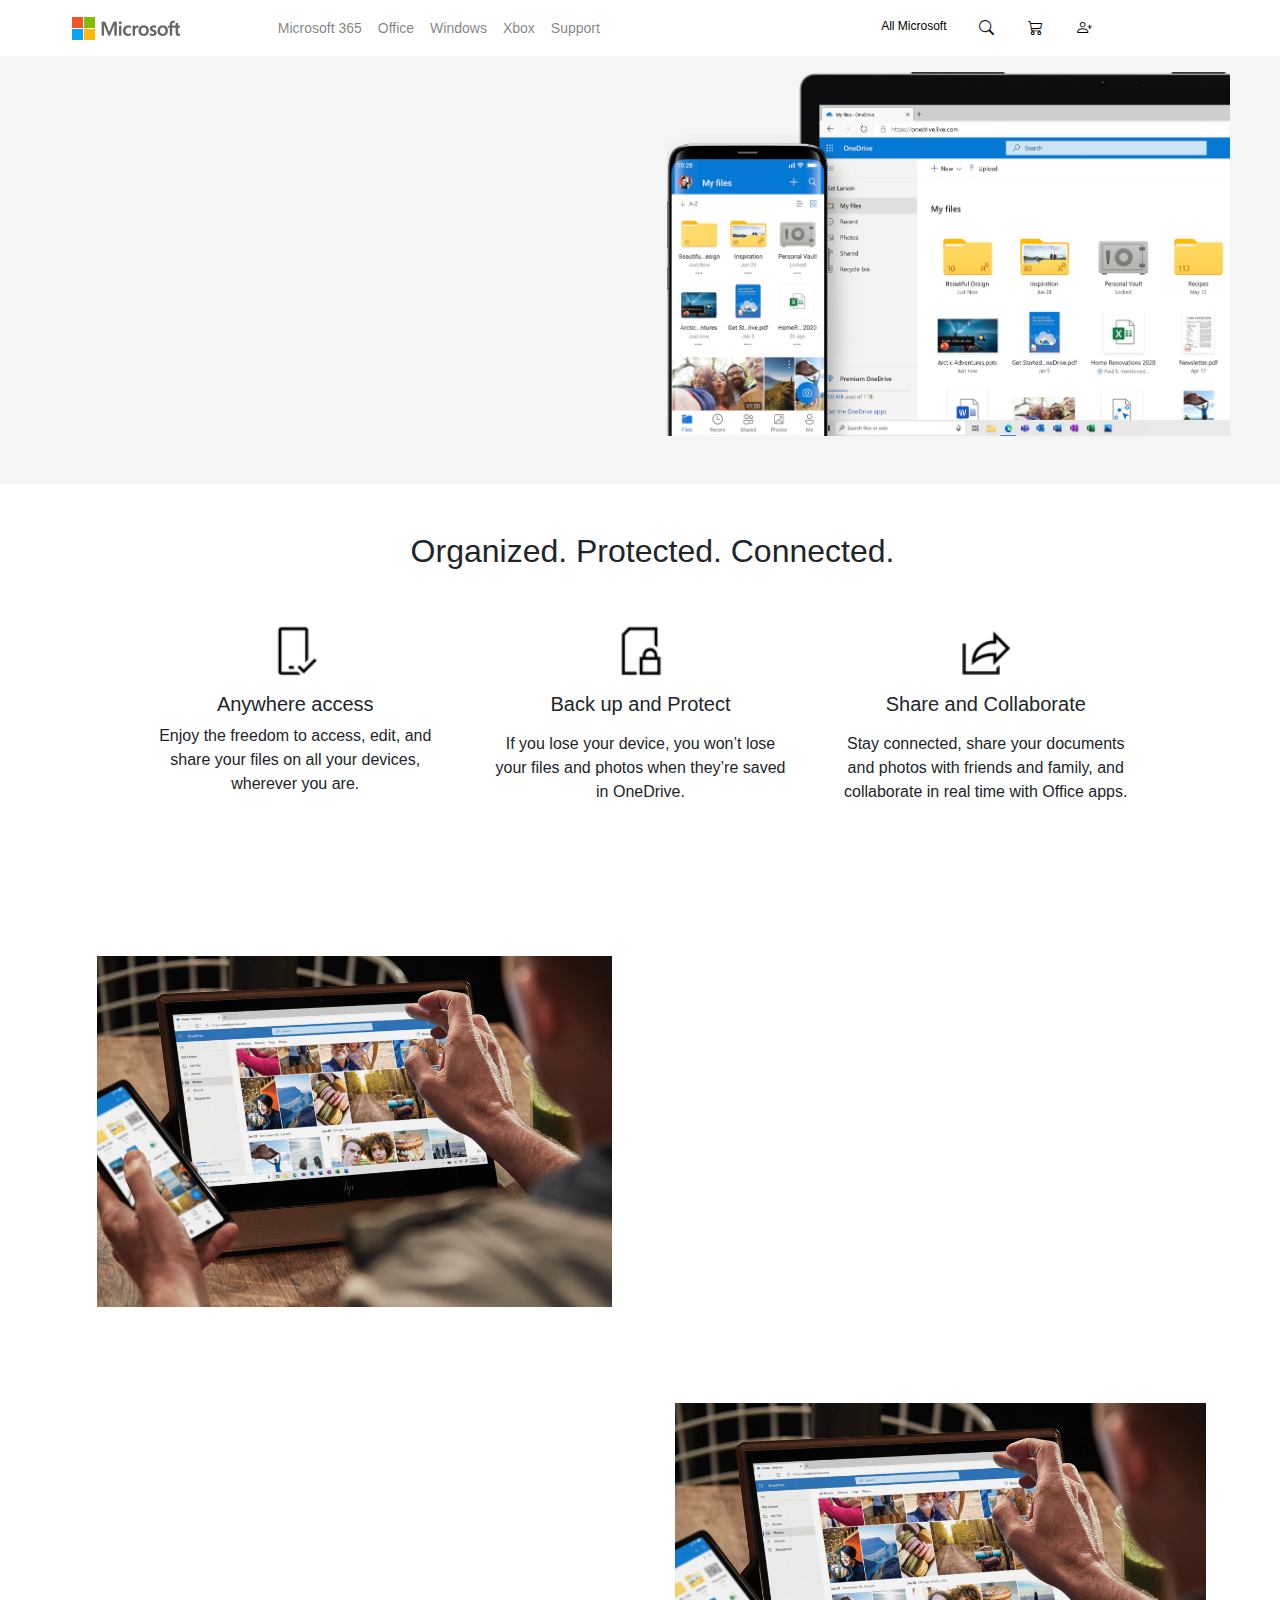
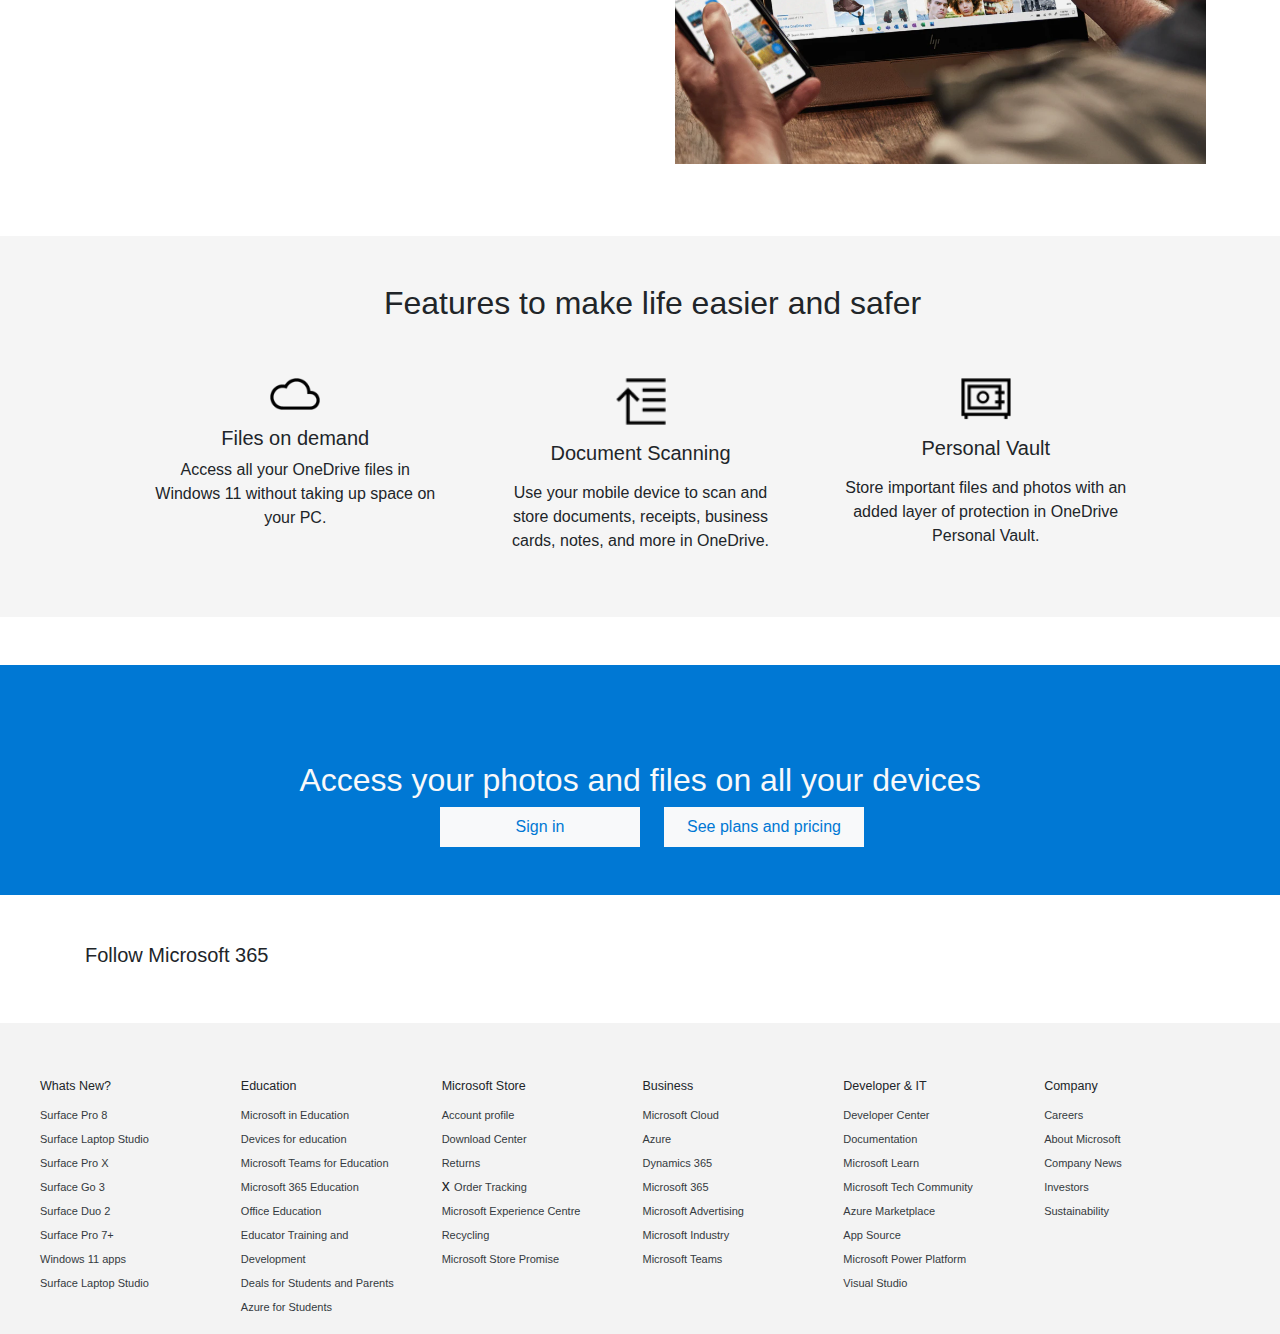
<file: pages/onedrive.html>
<!DOCTYPE html>
<lg="en">
<head>
    <meta charset="UTF-8">
    <meta http-equiv="X-UA-Compatible" content="IE=edge">
    <meta name="viewport" content="width=device-width, initial-scale=1.0">
    <link rel="stylesheet" href="../css/main.css">
    <link rel="stylesheet" href="../css/bootstrap.css">
    <link rel="stylesheet" href="https://cdnjs.cloudflare.com/ajax/libs/font-awesome/6.1.1/css/all.min.css" integrity="sha512-KfkfwYDsLkIlwQp6LFnl8zNdLGxu9YAA1QvwINks4PhcElQSvqcyVLLD9aMhXd13uQjoXtEKNosOWaZqXgel0g==" crossorigin="anonymous" referrerpolicy="no-referrer" />
    <link rel="stylesheet" href="https://cdnjs.cloudflare.com/ajax/libs/font-awesome/6.1.1/css/all.css" integrity="sha512-1hsteeq9xTM5CX6NsXiJu3Y/g+tj+IIwtZMtTisemEv3hx+S9ngaW4nryrNcPM4xGzINcKbwUJtojslX2KG+DQ==" crossorigin="anonymous" referrerpolicy="no-referrer" />
    <!-- CSS only -->
    <link href="https://cdn.jsdelivr.net/npm/bootstrap@5.2.0-beta1/dist/css/bootstrap.min.css" rel="stylesheet" integrity="sha384-0evHe/X+R7YkIZDRvuzKMRqM+OrBnVFBL6DOitfPri4tjfHxaWutUpFmBp4vmVor" crossorigin="anonymous">
    <link rel="stylesheet" href="https://cdnjs.cloudflare.com/ajax/libs/font-awesome/6.1.1/webfonts/fa-regular-400.ttf">
    <link rel="stylesheet" href="https://cdn.jsdelivr.net/npm/bootstrap-icons@1.9.1/font/bootstrap-icons.css">
    <!-- JavaScript Bundle with Popper -->
    <script src="https://cdn.jsdelivr.net/npm/bootstrap@5.2.0-beta1/dist/js/bootstrap.bundle.min.js" integrity="sha384-pprn3073KE6tl6bjs2QrFaJGz5/SUsLqktiwsUTF55Jfv3qYSDhgCecCxMW52nD2" crossorigin="anonymous"></script>
    <title>Microsoft OneDrive</title>
    <link rel="icon" href="../images/microsoft-logo-png-2395.png">
</head>
<body>
    <div class="head" id="home">
        <div class="header justify-content-center align-items-center d-flex">
          <div class="header-center w-90 h-100 d-flex justify-content-between px-2 align-items-center">
              <a href="../index.html" class="h-100 d-flex align-items-center microsoft ">
                  <img src="../images/microsoft logo.png" alt="" srcset="" class=".img-fluid" height="23" width="108">
              </a> 
              <nav class="navbar navbar-expand navbar-light header-center3" aria-label="Second navbar example">
                      <ul class="navbar-nav me-auto text-dark">
                        <li class="nav-item">
                          <a class="nav-link hov" aria-current="page" href="#">Microsoft 365</a>
                        </li>
                        <li class="nav-item">
                          <a class="nav-link hov" href="#">Office</a>
                        </li>
                        <li class="nav-item">
                          <a class="nav-link hov" href="#">Windows</a>
                        </li>
                        <li class="nav-item">
                          <a class="nav-link hov" href="#">Xbox</a>
                        </li>
                        <li class="nav-item">
                          <a class="nav-link hov" href="#">Support</a>
                        </li>
                      </ul>
              </nav>
                
              <div class="header-right h-100 px-2 d-flex gap-2">
                  <button class="button-drop h-100 rounded-0" style="background-color: white;"><p class="pt-2_5" style="font-size: 12px;">All Microsoft<i class="fa fa-angle-down" style="margin-left: 10px;"></i> </p>
                    <div class="button-content container">
                      <div class="row">
                        <div class="col-lg-2 pt-4 col-lgs-3" style="font-size: 13px;">
                          <ul>
                            <p class="h6 pb-3">Software</p>
                            <p class="space">Windows Apps</p>
                            <p class="space">One Drive</p>
                            <p class="space">Outlook</p>
                            <p class="space">Skype</p>
                            <p class="space">OneNote</p>
                            <p class="space">Microsoft Teams</p>
                          </ul>
                        </div>
                        <div class="col-lg-2 pt-4 col-lgs-3" style="font-size: 13px;">
                          <ul>
                            <p class="h6 pb-3">PC & Devices</p>
                            <p class="space">Shop Xbox</p>
                            <p class="space">Accessories</p>
                          </ul>
                        </div>
                        <div class="col-lg-2 pt-4 col-lgs-3" style="font-size: 13px;">
                          <ul>
                            <p class="h6 pb-3">Entertainment</p>
                            <p class="space">PC Games</p>
                            <p class="space">Windows digital games</p>
                          </ul>
                        </div>
                        <div class="col-lg-2 pt-4 col-lgs-3" style="font-size: 13px;">
                          <ul>
                            <p class="h6 pb-3">Business</p>
                            <p class="space">Microsoft Cloud</p>
                            <p class="space">Microsoft Security</p>
                            <p class="space">Azure</p>
                            <p class="space">Dynamics 365</p>
                            <p class="space">Microsoft 365 for business</p>
                            <p class="space">Microsoft Industry</p>
                            <p class="space">Microsoft Power Platform</p>
                            <p class="space">Windows 365</p>
                          </ul>
                        </div>
                        <div class="col-lg-2 pt-4 col-lgs-3" style="font-size: 13px;">
                          <ul>
                            <p class="h6 pb-3">Developer & IT</p>
                            <p class="space">Developer Center</p>
                            <p class="space">Documentation</p>
                            <p class="space">Microsoft Learn</p>
                            <p class="space">Microsoft Tech Community</p>
                            <p class="space">Azure Market Place</p>
                            <p class="space">AppSource</p>
                            <p class="space">Visual Studio</p>
                          </ul>
                        </div>
                        <div class="col-lg-2 pt-4 col-lgs-3" style="font-size: 13px;">
                          <ul>
                            <p class="h6 pb-3">Other</p>
                            <p class="space">Free downloads & Security</p>
                            <p class="space">Education</p>
                          </ul>
                        </div>
                      </div>
                      <div class="w-100 d-flex justify-content-center sitemap align-items-center">
                        <a href="" class="text-dark card-link">VIEW SITEMAP <i class="fa fa-angle-right"></i></a>
                      </div>  
                    </div>
                  </button>
                  <a class="justify-content-center align-items-center d-flex icon"><i class="bi bi-search"></i></a>
                  <div class="justify-content-center align-items-center d-flex icon"><i class="bi bi-cart3"></i></div>
                  <a class="justify-content-center align-items-center d-flex icon" href="./login.html"><i class="bi bi-person-plus"></i></a>
              </div>
          </div>
        </div>
      </div>
      <div class="small-header">
        <div class="header-sm d-flex justify-content-between pl-3 pr-3 align-items-center">
          <div class="headerleft-sm">
            <button class="btn_sm btn p-0 rounded-0"><i class="fa fa-bars"></i>
              <div class="buttonsm-content justify-content-start text-left">
                <div class="content-sm p-3 border">
                  <a href="" class="text-dark">Microsoft 365</a>              
                </div>
                <div class="content-sm p-3 border">
                  <a href="" class="text-dark">Office</a>              
                </div>
                <div class="content-sm p-3 border">
                  <a href="" class="text-dark">Windows</a>              
                </div>
                <div class="content-sm p-3 border">
                  <a href="" class="text-dark">Xbox</a>              
                </div>
                <div class="content-sm p-3 border">
                  <a href="" class="text-dark">Support</a>              
                </div>
                <div class="content-sm p-3 d-flex justify-content-between border">
                  <a href="" class="text-dark">Software</a>
                  <div>
                    <i class="fa fa-angle-down"></i>
                  </div>
                </div>
                <div class="content-sm p-3 d-flex justify-content-between border">
                  <a href="" class="text-dark">PC & Devices</a>              
                  <div>
                    <i class="fa fa-angle-down"></i>
                  </div>
                </div>
                <div class="content-sm p-3 d-flex justify-content-between border">
                  <a href="" class="text-dark">Entertainment</a>              
                  <div>
                    <i class="fa fa-angle-down"></i>
                  </div>
                </div>
                <div class="content-sm p-3 d-flex justify-content-between border">
                  <a href="" class="text-dark">Business</a>              
                  <div>
                    <i class="fa fa-angle-down"></i>
                  </div>
                </div>
                <div class="content-sm p-3 d-flex justify-content-between border">
                  <a href="" class="text-dark">Developer & IT</a>              
                  <div>
                    <i class="fa fa-angle-down"></i>
                  </div>
                </div>
                <div class="content-sm p-3 d-flex justify-content-between border">
                  <a href="" class="text-dark">Other</a>              
                  <div>
                    <i class="fa fa-angle-down"></i>
                  </div>
                </div>
                <div class="content-sm p-3 border">
                  <a href="" class="text-dark">View Sitemap</a>              
                </div>
                
    
              </div>
            </button>
            <i class="bi bi-search pl-3"></i>
          </div>
          <div class="headercenter-sm">
            <a href="../index.html" class="h-100 d-flex align-items-center microsoft ">
              <img src="../images/microsoft logo.png" alt="" srcset="" class=".img-fluid" height="23" width="108">
            </a>
          </div>
          <div class="headerright-sm">
            <a href=""><i class="bi bi-cart3"></i></a>
            <a href="./login.html"><i class="bi bi-person plus pl-3"></i></a>
          </div>
        </div>
    </div>

    <div class="container-fluid p-0 mb-5 pb-5 textscenter" style="background-color: #F5F5F5;">
        <div class="row pl-lg-5 pl-md-4 pt-3 pl-sm-0">
            <div class="col-lg-6 col-md-6 col-12 d-flex align-items-lg-end">
                <div class="card w-100 p-lg-4 border-0">
                    <div class="card-body pb-5 text-sm-danger">
                        <h1 style="font-size: 46px; color:#0078D4" class="card-title text1">OneDrive Personal Cloud Storage</h1>
                        <p class="card-text text2" style="font-size:30px;">Save your photos and files to OneDrive and access them from any device, anywhere.</p>
                        <!-- <div class="container-fluid d-flex justify-content-left flex-wrap">
                          <button class="btn btn-primary btn-md mx-4 rounded-0 mb-lg-0 mb-md-3 mb-3 px-5 price">Sign in </button>
                          <button class="btn btn-outline-primary btn-md rounded-0 price mb-4">See plans and pricing</button>
                      </div> -->
                        <div class="w-100 mb-3 price">
                            <button class="btn btn-primary btn-md rounded-0 btn1" style="width:200px;">Create free account</button>        
                        </div>
                        <div class="w-100 mb-4 price">
                            <button class="btn btn-outline-primary btn-md rounded-0 btn1" style="width:200px;">See Plans and Pricing</button>        
                        </div>
                        <a href="" style="text-decoration:none; font-weight:500;" class="card-link">Already have OneDrive? Sign in <i class="fa fa-angle-right"></i></a>                        
                    </div>
                </div>
            </div>
            <div class="col-lg-6 col-md-6 col-12 d-flex align-items-end">
                <img src="../images/onedrive.webp" alt="" class="img-fluid outlookimg1">
            </div>
        </div> 
    </div>

        <div class="row mb-5 p-0 d-flex justify-content-center text-center">
            <div class="col-12 mb-5">
                <h2>Organized. Protected. Connected.</h2>
            </div>
            <div class="col-lg-3 col-sm-12 mb-3 mr-4">
                <img src="../images/phone1.webp" alt="" class="img-fluid mb-3" width="50">
                <h5>Anywhere access</h5>
                <p>Enjoy the freedom to access, edit, and share your files on all your devices, wherever you are.</p>
            </div>

            <div class="col-lg-3 col-sm-12 mb-5 mr-4">
                <img src="../images/secire.webp" alt="" class="img-fluid mb-3" width="50">
                <h5 class="mb-3">Back up and Protect</h5>
                <p>If you lose your device, you won’t lose your files and photos when they’re saved in OneDrive.</p>
            </div>

            <div class="col-lg-3 col-sm-12 mb-5 mr-4">
                <img src="../images/share.webp" alt="" class="img-fluid mb-3" width="50">
                <h5 class="mb-3">Share and Collaborate</h5>
                <p>Stay connected, share your documents and photos with friends and family, and collaborate in real time with Office apps.</p>
            </div>
        </div>

    <!-- <div class="container-fluid p-0 mb-5 py-5" style="background-color: #F5F5F5;"> -->
        <div class="row pl-lg-5 pl-md-4 pl-sm-0 pt-3">
            <div class="col-lg-6 col-12">
                <img src="../images/phoneandtab.webp" alt="" class="img-fluid p-lg-4">
            </div>
            <div class="col-lg-6 col-12 flex-column-reverse d-flex align-items-center justify-content-end">
                <div class="card w-95 h-50 pt-5 border-0">
                    <div class="card-body pb-5">
                        <h2 class="card-title">Share and collaborate</h2>
                        <p class="card-text">Share files, folders, and photos with friends and family. No more large email attachments or thumb drives—just send a link via email or text.</p>                    
                        <a href="" style="text-decoration: none;" class="card-link">Download Microsoft OneDrive mobile app <i class="fa fa-angle-right"></i></a>
                    </div>
                </div>
            </div>
        </div> 
    </div>

    <!-- <div class="container-fluid p-0 mb-5 py5"> -->
        <div class="row flex-row-reverse pl-3">
            <div class="col-lg-6 col-12 mt-5">
                <img src="../images/phoneandtab.webp" alt="" class="img-fluid p-lg-4">
            </div>

            <div class="col-lg-6 col-12 d-flex mt-3">
              <div class="card w-95 h-50 pt-5 border-0">
                  <div class="card-body pb-5">
                      <h2 class="card-title">Get more done with Microsoft 365</h2>
                      <p class="card-text">Create your best work with the latest versions of Word, Excel, and other Office apps. Plus, get 1 TB of cloud storage, document sharing, ransomware recovery, and more with OneDrive.</p>                    
                      <a href="" style="text-decoration: none;" class="card-link">Learn more <i class="fa fa-angle-right"></i></a>
                  </div>
              </div>
          </div>
        </div> 
    </div>


    <div class="container-fluid mb-5 mt-lg-5 text-center p-0 pt-5" style="background-color:#F5F5F5;">
        <div class="row mb-5 p-0 d-flex justify-content-center">
            <div class="col-12 mb-5">
                <h2>Features to make life easier and safer</h2>
            </div>
            <div class="col-lg-3 col-sm-12 mb-3 mr-4">
                <img src="../images/cloud1.webp" alt="" class="img-fluid mb-3" width="50">
                <h5>Files on demand</h5>
                <p>Access all your OneDrive files in Windows 11 without taking up space on your PC.</p>
            </div>

            <div class="col-lg-3 col-sm-12 mb-5 mr-4">
                <img src="../images/scan.webp" alt="" class="img-fluid mb-3" width="50">
                <h5 class="mb-3">Document Scanning</h5>
                <p>Use your mobile device to scan and store documents, receipts, business cards, notes, and more in OneDrive.</p>
            </div>

            <div class="col-lg-3 col-sm-12 mb-5 mr-4">
                <img src="../images/vault.webp" alt="" class="img-fluid mb-3" width="50">
                <h5 class="mb-3">Personal Vault</h5>
                <p>Store important files and photos with an added layer of protection in OneDrive Personal Vault.</p>
            </div>
        </div>
    </div>

    <div class="container-fluid p-5 text-center text-light mb-5" style="background-color: #0078D4;">
        <h2 class="pt-5">Access your photos and files on all your devices</h2>
        
          <div class="container-fluid d-flex justify-content-center flex-wrap">
              <button class="btn btn-light btn-md mx-4 rounded-0 mb-lg-0 mb-md-3 mb-3 px-5 price" style="color:#0078D4">Sign in </button>
              <button class="btn btn-light btn-md rounded-0 price" style="color:#0078D4">See plans and pricing</button>
          </div>
            
    </div>

    <div class="container gap-3 d-flex align-items-center mb-5 flex-wrap">
        <h5 class="font-size:20px;">Follow Microsoft 365</h5>
        <i class="fa-brands fa-linkedin-in" style="font-size: 25px;"></i>
        <i class="fa-brands fa-twitter" style="font-size: 25px;"></i>
        <i class="fa-brands fa-blogger" style="font-size: 25px;"></i>
    </div>

    <footer class="page-footer">

        <!-- Footer Links -->
        <div class="container-fluid text-left text-md-left pt-2">
      
          <!-- Grid row -->
          <div class="row">
      
            <!-- Grid column -->
            <div class="col-md-3 mx-auto col-lg-2 col-sm-6">
      
              <!-- Links -->
              <ul class="list-unstyled mt-5">
                <li>
                  <p class="h6" style="font-size: 12.5px;">Whats New?</p>
                </li>
                <li>
                  <a href="#!" class="text-dark" style="font-size: 11px;">Surface Pro 8</a>
                </li>
                <li>
                  <a href="#!" class="text-dark" style="font-size: 11px;">Surface Laptop Studio</a>
                </li>
                <li>
                  <a href="#!" class="text-dark" style="font-size: 11px;">Surface Pro X</a>
                </li>
                <li>
                  <a href="#!" class="text-dark" style="font-size: 11px;">Surface Go 3</a>
                </li>
                <li>
                  <a href="#!" class="text-dark" style="font-size: 11px;">Surface Duo 2</a>
                </li>
                <li>
                  <a href="#!" class="text-dark" style="font-size: 11px;">Surface Pro 7+</a>
                </li>
                <li>
                  <a href="#!" class="text-dark" style="font-size: 11px;">Windows 11 apps</a>
                </li>
                <li>
                  <a href="#!" class="text-dark" style="font-size: 11px;">Surface Laptop Studio</a>
                </li>
              </ul>
      
            </div>
            <!-- Grid column -->
      
            <!-- <hr class="clearfix w-100 d-md-none"> -->
      
            <!-- Grid column -->
            <div class="col-md-3 mx-auto col-lg-2 col-sm-6">
      
              <!-- Links -->
              <ul class="list-unstyled mt-5">
                <li>
                  <p class="h6" style="font-size: 12.5px;">Education</p>
                </li>
                <li>
                  <a href="#!" class="text-dark" style="font-size: 11px;">Microsoft in Education</a>
                </li>
                <li>
                  <a href="#!" class="text-dark" style="font-size: 11px;">Devices for education</a>
                </li>
                <li>
                  <a href="#!" class="text-dark" style="font-size: 11px;">Microsoft Teams for Education</a>
                </li>
                <li>
                  <a href="#!" class="text-dark" style="font-size: 11px;">Microsoft 365 Education</a>
                </li>
                <li>
                  <a href="#!" class="text-dark" style="font-size: 11px;">Office Education</a>
                </li>
                <li>
                  <a href="#!" class="text-dark" style="font-size: 11px;">Educator Training and Development</a>
                </li>
                <li>
                  <a href="#!" class="text-dark" style="font-size: 11px;">Deals for Students and Parents</a>
                </li>
                <li>
                  <a href="#!" class="text-dark" style="font-size: 11px;">Azure for Students</a>
                </li>
              </ul>
      
            </div>
            <div class="col-md-3 mx-auto col-lg-2 col-sm-6">
      
              <!-- Links -->
              <ul class="list-unstyled mt-5">
                <li>
                  <p class="h6" style="font-size: 12.5px;">Microsoft Store</p>
                </li>
                <li>
                  <a href="#!" class="text-dark" style="font-size: 11px;">Account profile</a>
                </li>
                <li>
                  <a href="#!" class="text-dark" style="font-size: 11px;">Download Center</a>
                </li>
                <li>
                  <a href="#!" class="text-dark" style="font-size: 11px;">Returns</a>
                </li>
                <li>x
                  <a href="#!" class="text-dark" style="font-size: 11px;">Order Tracking</a>
                </li>
                <li>
                  <a href="#!" class="text-dark" style="font-size: 11px;">Microsoft Experience Centre</a>
                </li>
                <li>
                  <a href="#!" class="text-dark" style="font-size: 11px;">Recycling</a>
                </li>
                <li>
                  <a href="#!" class="text-dark" style="font-size: 11px;">Microsoft Store Promise</a>
                </li>
              </ul>

      
            </div>
            <!-- Grid column -->
      
            <!-- <hr class="clearfix w-100 d-md-none"> -->
      
            <!-- Grid column -->
            <div class="col-md-3 col-lg-2 col-sm-6 ml-0">
      
              <!-- Links -->
              <ul class="list-unstyled mt-5">
                <li>
                  <p class="h6" style="font-size: 12.5px;">Business</p>
                </li>
                <li>
                  <a href="#!" class="text-dark" style="font-size: 11px;">Microsoft Cloud</a>
                </li>
                <li>
                  <a href="#!" class="text-dark" style="font-size: 11px;">Azure</a>
                </li>
                <li>
                  <a href="#!" class="text-dark" style="font-size: 11px;">Dynamics 365</a>
                </li>
                <li>
                  <a href="#!" class="text-dark" style="font-size: 11px;">Microsoft 365</a>
                </li>
                <li>
                  <a href="#!" class="text-dark" style="font-size: 11px;">Microsoft Advertising</a>
                </li>
                <li>
                  <a href="#!" class="text-dark" style="font-size: 11px;">Microsoft Industry</a>
                </li>
                <li>
                  <a href="#!" class="text-dark" style="font-size: 11px;">Microsoft Teams</a>
                </li>
              </ul>      
            </div>
            <!-- Grid column -->
      
            <!-- <hr class="clearfix w-100 d-md-none"> -->
      
            <!-- Grid column -->
            <div class="col-md-3 col-lg-2 col-sm-6 ">
      
              <!-- Links -->
              <ul class="list-unstyled mt-5">
                <li>
                  <p class="h6" style="font-size: 12.5px;">Developer & IT</p>
                </li>
                <li>
                  <a href="#!" class="text-dark" style="font-size: 11px;">Developer Center</a>
                </li>
                <li>
                  <a href="#!" class="text-dark" style="font-size: 11px;">Documentation</a>
                </li>
                <li>
                  <a href="#!" class="text-dark" style="font-size: 11px;">Microsoft Learn</a>
                </li>
                <li>
                  <a href="#!" class="text-dark" style="font-size: 11px;">Microsoft Tech Community</a>
                </li>
                <li>
                  <a href="#!" class="text-dark" style="font-size: 11px;">Azure Marketplace</a>
                </li>
                <li>
                  <a href="#!" class="text-dark" style="font-size: 11px;">App Source</a>
                </li>
                <li>
                  <a href="#!" class="text-dark" style="font-size: 11px;">Microsoft Power Platform</a>
                </li>
                <li>
                  <a href="#!" class="text-dark" style="font-size: 11px;">Visual Studio</a>
                </li>
              </ul>      
            </div>
            <!-- Grid column -->
            
            <div class="col-md-3 mx-auto col-lg-2 col-sm-6 foot">
      
              <!-- Links -->
              <ul class="list-unstyled mt-5">
                <li>
                  <p class="h6" style="font-size: 12.5px;">Company</p>
                </li>
                <li>
                  <a href="#!" class="text-dark" style="font-size: 11px;">Careers</a>
                </li>
                <li>
                  <a href="#!" class="text-dark" style="font-size: 11px;">About Microsoft</a>
                </li>
                <li>
                  <a href="#!" class="text-dark" style="font-size: 11px;">Company News</a>
                </li>
                <li>
                  <a href="#!" class="text-dark" style="font-size: 11px;">Investors</a>
                </li>
                <li>
                  <a href="#!" class="text-dark" style="font-size: 11px;">Sustainability</a>
                </li>
              </ul>      
            </div>
          </div>
          <!-- Grid row -->
      
        </div>
        <!-- Footer Links -->  
      </footer>

</body>
</file>
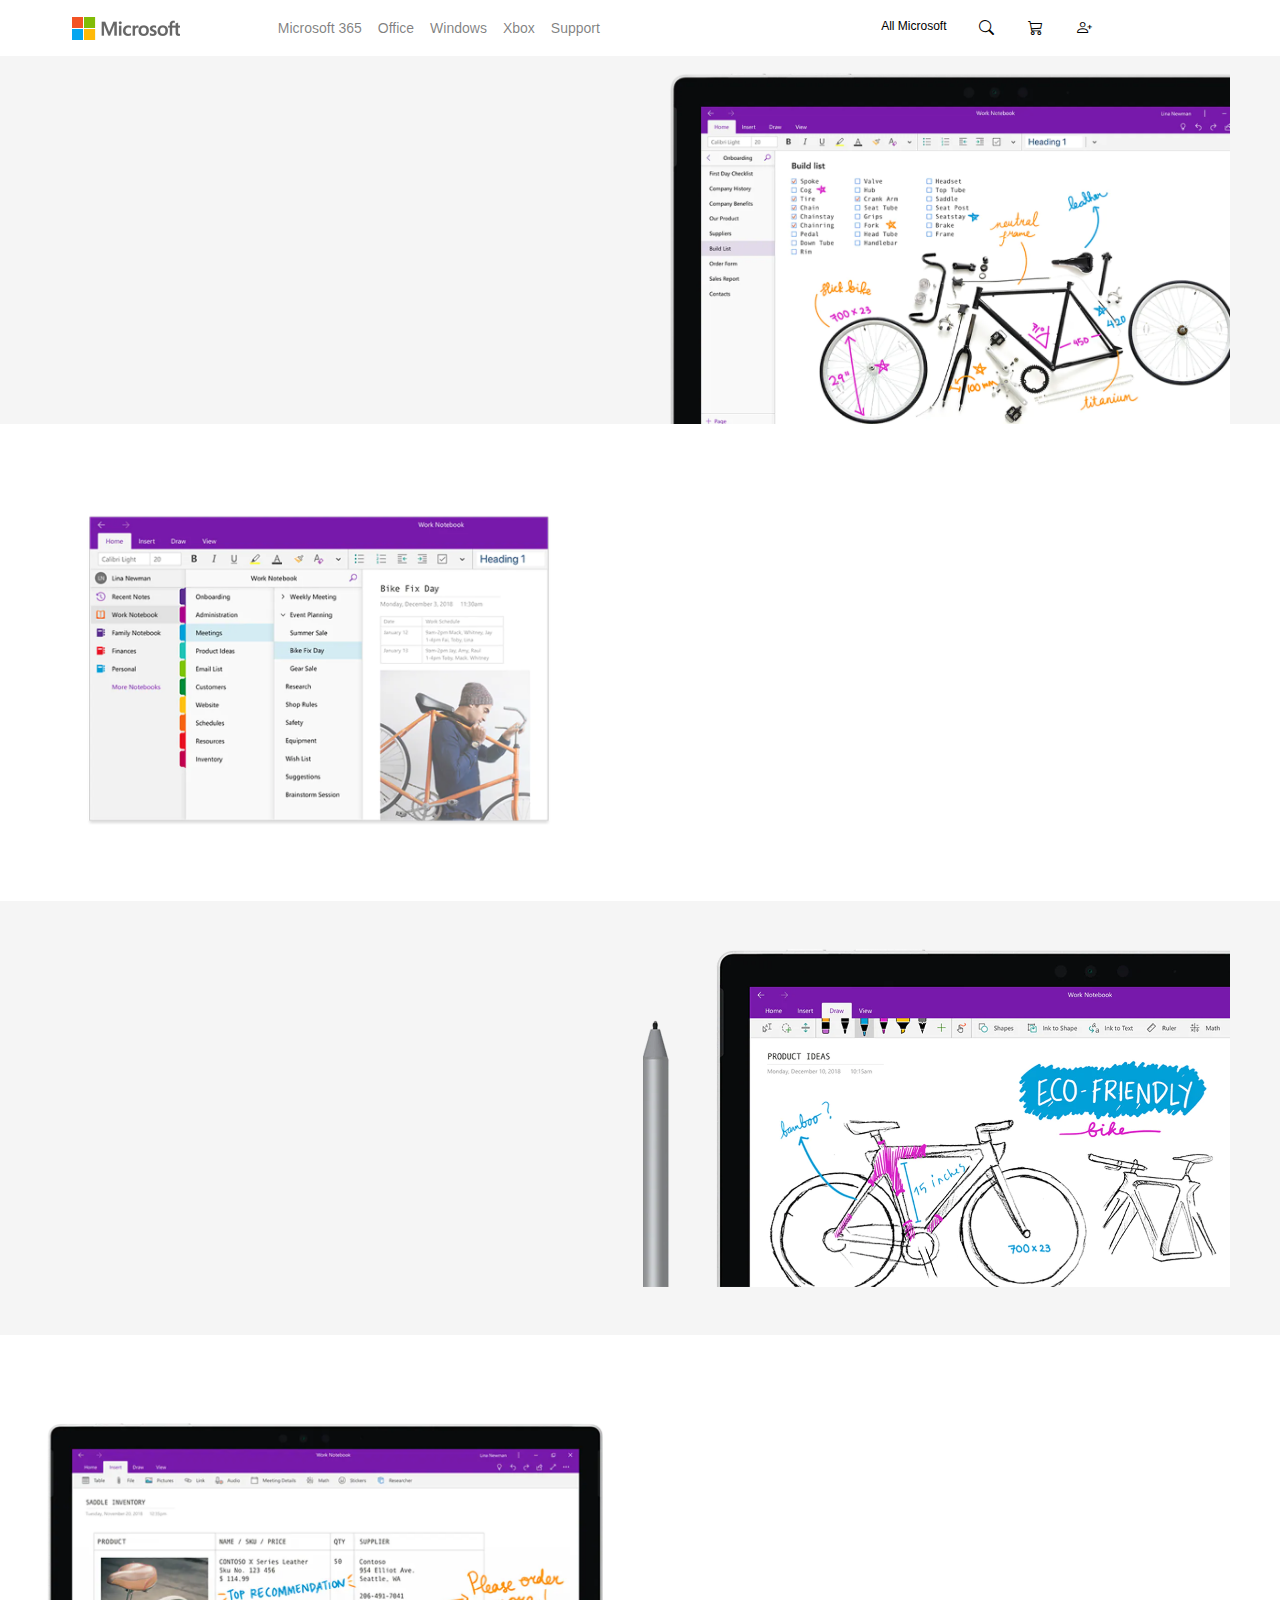
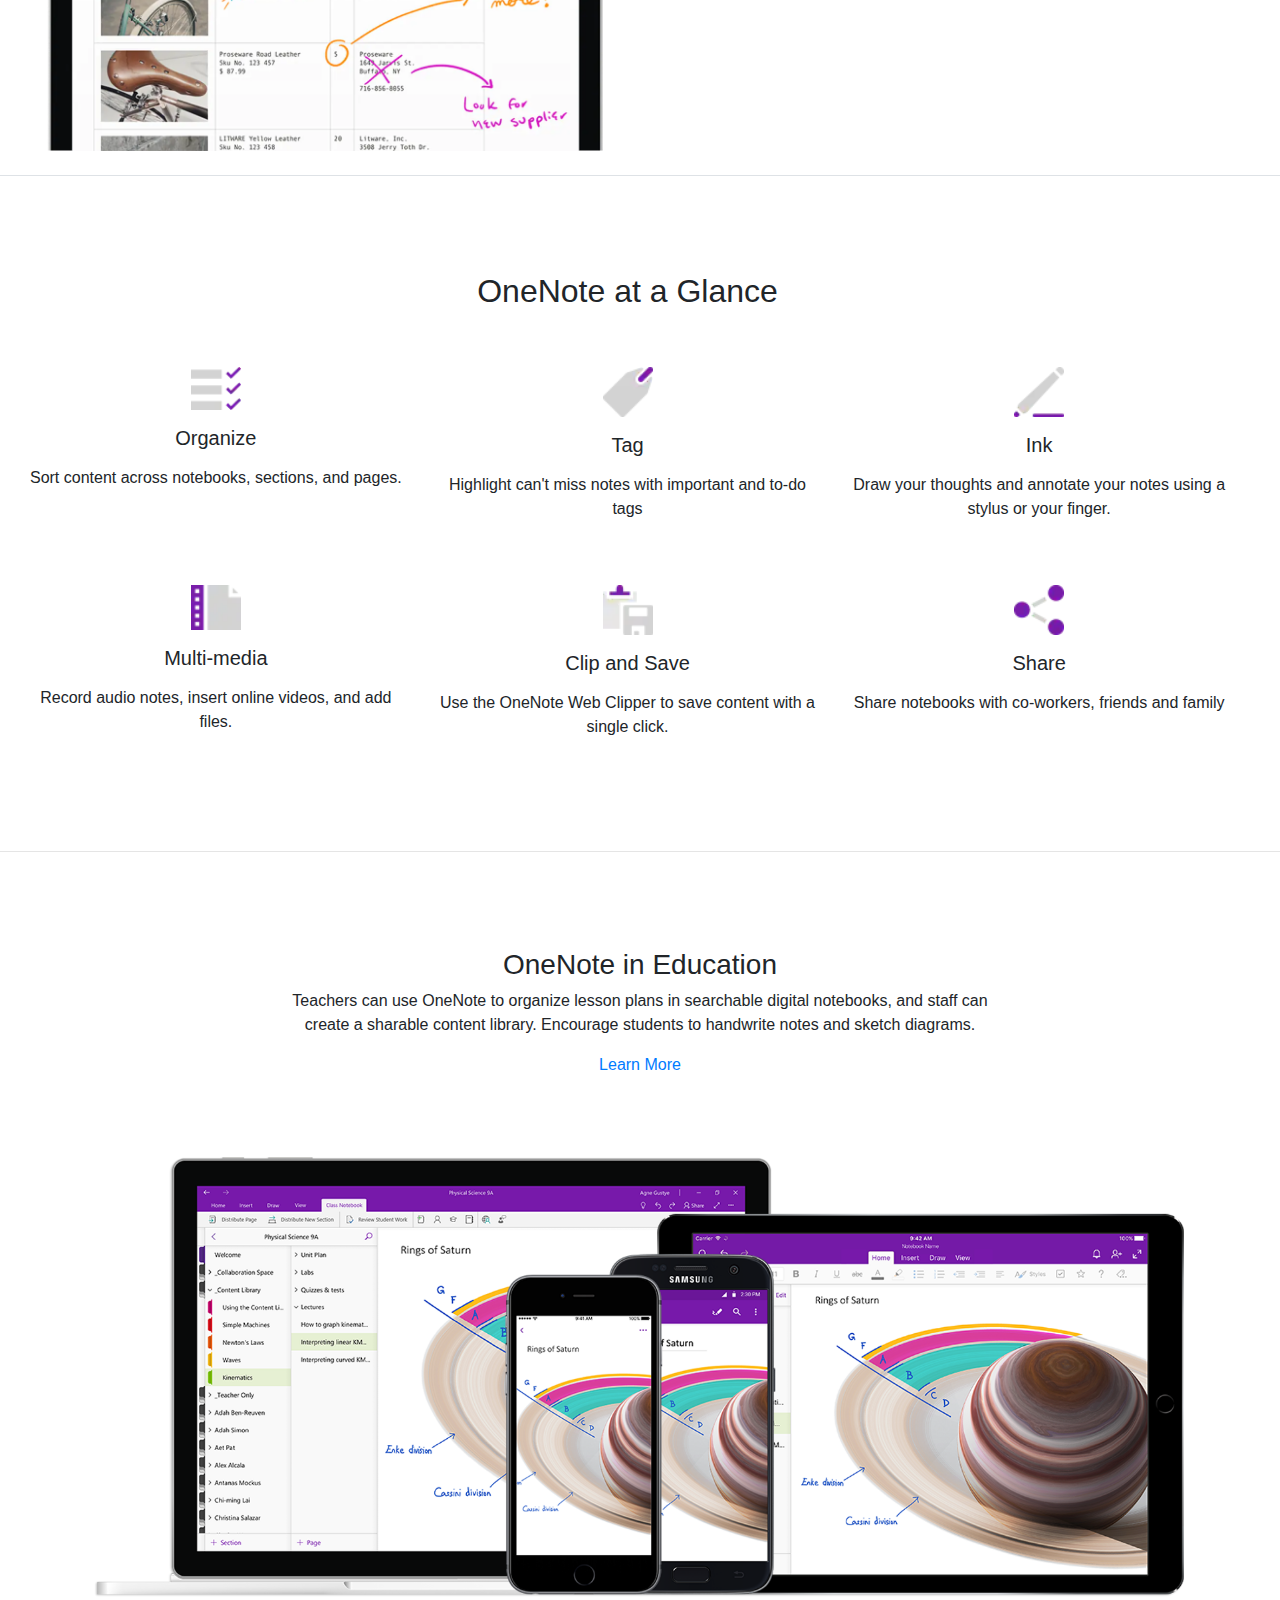
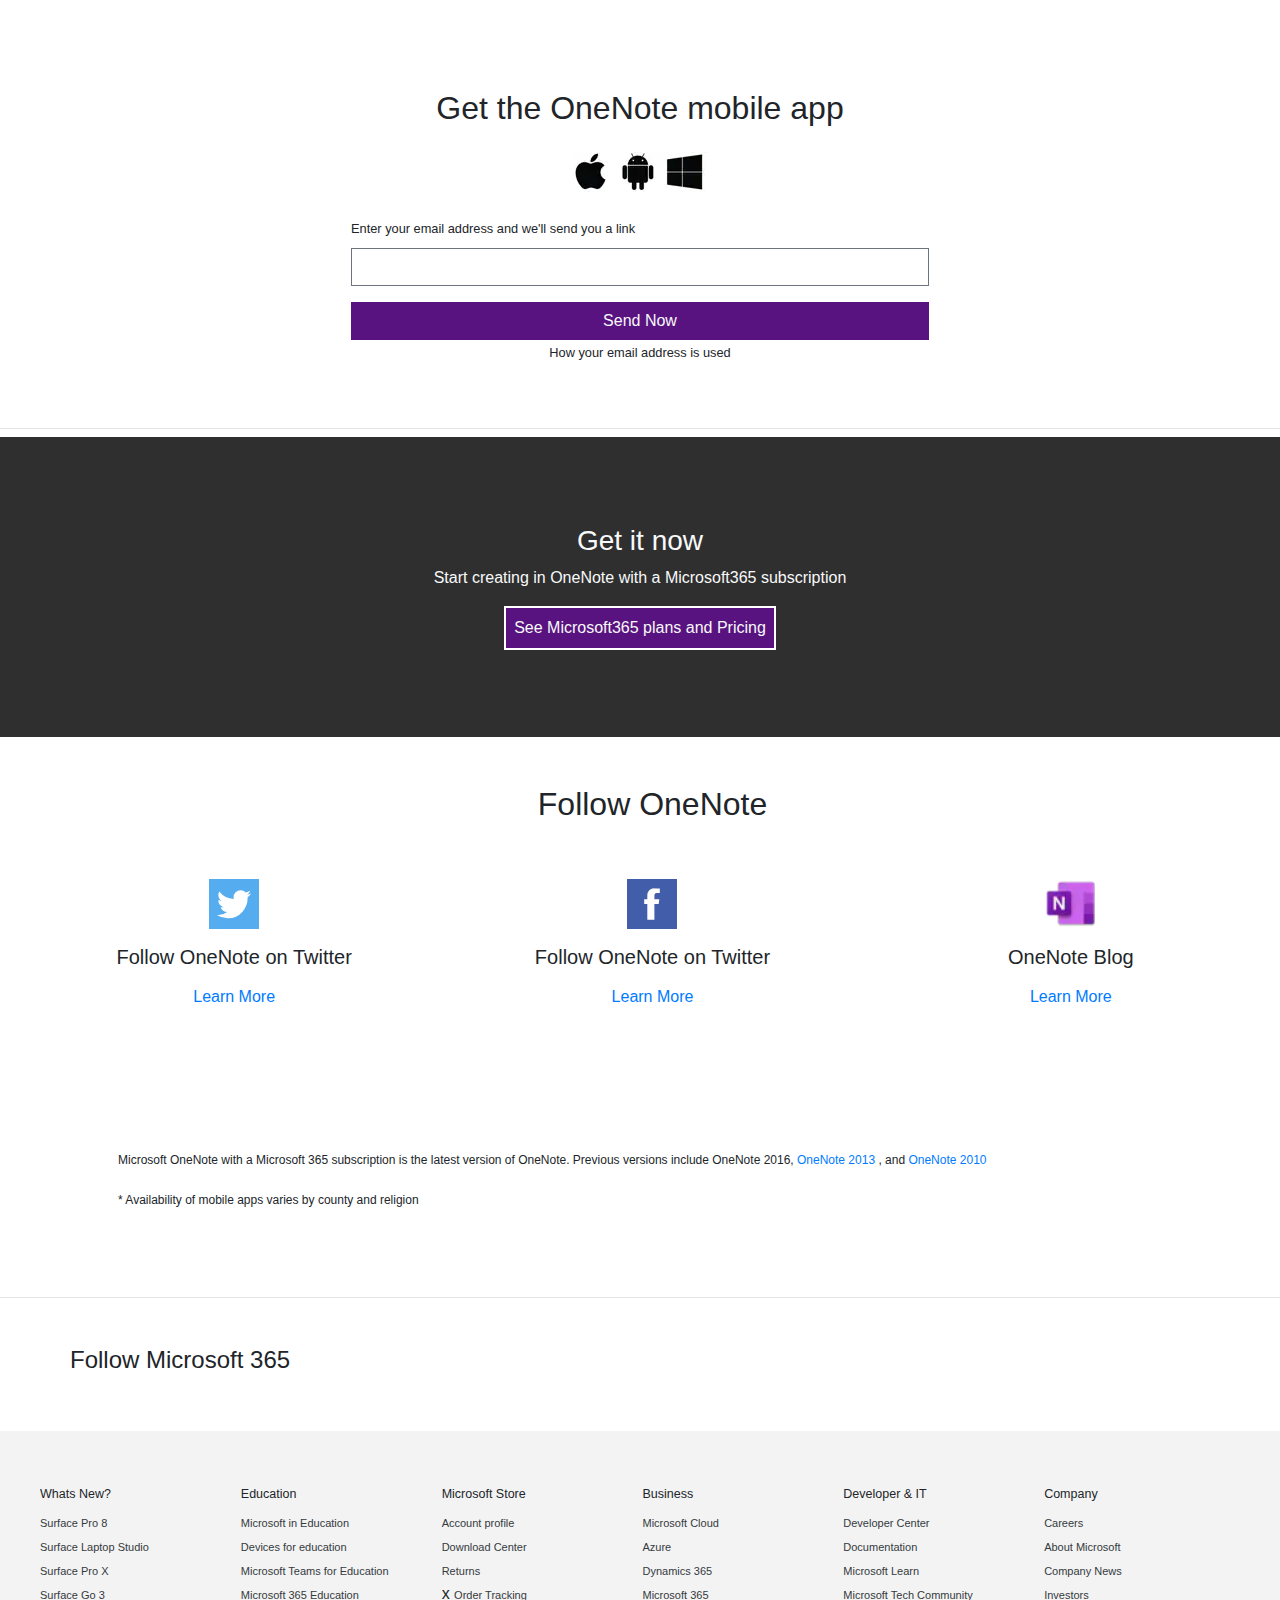
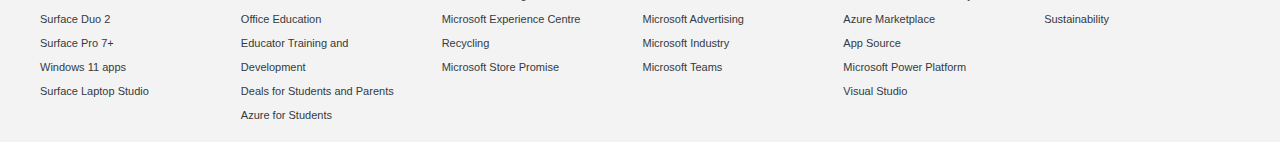
<file: pages/onenote.html>
<!DOCTYPE html>
<lg="en">
<head>
    <meta charset="UTF-8">
    <meta http-equiv="X-UA-Compatible" content="IE=edge">
    <meta name="viewport" content="width=device-width, initial-scale=1.0">
    <link rel="stylesheet" href="../css/main.css">
    <link rel="stylesheet" href="../css/bootstrap.css">
    <link rel="stylesheet" href="https://cdnjs.cloudflare.com/ajax/libs/font-awesome/6.1.1/css/all.min.css" integrity="sha512-KfkfwYDsLkIlwQp6LFnl8zNdLGxu9YAA1QvwINks4PhcElQSvqcyVLLD9aMhXd13uQjoXtEKNosOWaZqXgel0g==" crossorigin="anonymous" referrerpolicy="no-referrer" />
    <link rel="stylesheet" href="https://cdnjs.cloudflare.com/ajax/libs/font-awesome/6.1.1/css/all.css" integrity="sha512-1hsteeq9xTM5CX6NsXiJu3Y/g+tj+IIwtZMtTisemEv3hx+S9ngaW4nryrNcPM4xGzINcKbwUJtojslX2KG+DQ==" crossorigin="anonymous" referrerpolicy="no-referrer" />
    <!-- CSS only -->
    <link href="https://cdn.jsdelivr.net/npm/bootstrap@5.2.0-beta1/dist/css/bootstrap.min.css" rel="stylesheet" integrity="sha384-0evHe/X+R7YkIZDRvuzKMRqM+OrBnVFBL6DOitfPri4tjfHxaWutUpFmBp4vmVor" crossorigin="anonymous">
    <link rel="stylesheet" href="https://cdnjs.cloudflare.com/ajax/libs/font-awesome/6.1.1/webfonts/fa-regular-400.ttf">
    <link rel="stylesheet" href="https://cdn.jsdelivr.net/npm/bootstrap-icons@1.9.1/font/bootstrap-icons.css">
    <!-- JavaScript Bundle with Popper -->
    <script src="https://cdn.jsdelivr.net/npm/bootstrap@5.2.0-beta1/dist/js/bootstrap.bundle.min.js" integrity="sha384-pprn3073KE6tl6bjs2QrFaJGz5/SUsLqktiwsUTF55Jfv3qYSDhgCecCxMW52nD2" crossorigin="anonymous"></script>
    <title>Microsoft OneNote Digital Note Taking App | Microsoft 365</title>
    <link rel="icon" href="../images/microsoft-logo-png-2395.png">
</head>
<body>
    <div class="head" id="home">
        <div class="header justify-content-center align-items-center d-flex">
          <div class="header-center w-90 h-100 d-flex justify-content-between px-2 align-items-center">
              <a href="../index.html" class="h-100 d-flex align-items-center microsoft ">
                  <img src="../images/microsoft logo.png" alt="" srcset="" class=".img-fluid" height="23" width="108">
              </a> 
              <nav class="navbar navbar-expand navbar-light header-center3" aria-label="Second navbar example">
                      <ul class="navbar-nav me-auto text-dark">
                        <li class="nav-item">
                          <a class="nav-link hov" aria-current="page" href="#">Microsoft 365</a>
                        </li>
                        <li class="nav-item">
                          <a class="nav-link hov" href="#">Office</a>
                        </li>
                        <li class="nav-item">
                          <a class="nav-link hov" href="#">Windows</a>
                        </li>
                        <li class="nav-item">
                          <a class="nav-link hov" href="#">Xbox</a>
                        </li>
                        <li class="nav-item">
                          <a class="nav-link hov" href="#">Support</a>
                        </li>
                      </ul>
              </nav>
                
              <div class="header-right h-100 px-2 d-flex gap-2">
                  <button class="button-drop h-100 rounded-0" style="background-color: white;"><p class="pt-2_5" style="font-size: 12px;">All Microsoft<i class="fa fa-angle-down" style="margin-left: 10px;"></i> </p>
                    <div class="button-content container">
                      <div class="row">
                        <div class="col-lg-2 pt-4 col-lgs-3" style="font-size: 13px;">
                          <ul>
                            <p class="h6 pb-3">Software</p>
                            <p class="space">Windows Apps</p>
                            <p class="space">One Drive</p>
                            <p class="space">Outlook</p>
                            <p class="space">Skype</p>
                            <p class="space">OneNote</p>
                            <p class="space">Microsoft Teams</p>
                          </ul>
                        </div>
                        <div class="col-lg-2 pt-4 col-lgs-3" style="font-size: 13px;">
                          <ul>
                            <p class="h6 pb-3">PC & Devices</p>
                            <p class="space">Shop Xbox</p>
                            <p class="space">Accessories</p>
                          </ul>
                        </div>
                        <div class="col-lg-2 pt-4 col-lgs-3" style="font-size: 13px;">
                          <ul>
                            <p class="h6 pb-3">Entertainment</p>
                            <p class="space">PC Games</p>
                            <p class="space">Windows digital games</p>
                          </ul>
                        </div>
                        <div class="col-lg-2 pt-4 col-lgs-3" style="font-size: 13px;">
                          <ul>
                            <p class="h6 pb-3">Business</p>
                            <p class="space">Microsoft Cloud</p>
                            <p class="space">Microsoft Security</p>
                            <p class="space">Azure</p>
                            <p class="space">Dynamics 365</p>
                            <p class="space">Microsoft 365 for business</p>
                            <p class="space">Microsoft Industry</p>
                            <p class="space">Microsoft Power Platform</p>
                            <p class="space">Windows 365</p>
                          </ul>
                        </div>
                        <div class="col-lg-2 pt-4 col-lgs-3" style="font-size: 13px;">
                          <ul>
                            <p class="h6 pb-3">Developer & IT</p>
                            <p class="space">Developer Center</p>
                            <p class="space">Documentation</p>
                            <p class="space">Microsoft Learn</p>
                            <p class="space">Microsoft Tech Community</p>
                            <p class="space">Azure Market Place</p>
                            <p class="space">AppSource</p>
                            <p class="space">Visual Studio</p>
                          </ul>
                        </div>
                        <div class="col-lg-2 pt-4 col-lgs-3" style="font-size: 13px;">
                          <ul>
                            <p class="h6 pb-3">Other</p>
                            <p class="space">Free downloads & Security</p>
                            <p class="space">Education</p>
                          </ul>
                        </div>
                      </div>
                      <div class="w-100 d-flex justify-content-center sitemap align-items-center">
                        <a href="" class="text-dark card-link">VIEW SITEMAP <i class="fa fa-angle-right"></i></a>
                      </div>  
                    </div>
                  </button>
                  <a class="justify-content-center align-items-center d-flex icon"><i class="bi bi-search"></i></a>
                  <div class="justify-content-center align-items-center d-flex icon"><i class="bi bi-cart3"></i></div>
                  <a class="justify-content-center align-items-center d-flex icon" href="./login.html"><i class="bi bi-person-plus"></i></a>
              </div>
          </div>
        </div>
      </div>
      <div class="small-header">
        <div class="header-sm d-flex justify-content-between pl-3 pr-3 align-items-center">
          <div class="headerleft-sm">
            <button class="btn_sm btn p-0 rounded-0"><i class="fa fa-bars"></i>
              <div class="buttonsm-content justify-content-start text-left">
                <div class="content-sm p-3 border">
                  <a href="" class="text-dark">Microsoft 365</a>              
                </div>
                <div class="content-sm p-3 border">
                  <a href="" class="text-dark">Office</a>              
                </div>
                <div class="content-sm p-3 border">
                  <a href="" class="text-dark">Windows</a>              
                </div>
                <div class="content-sm p-3 border">
                  <a href="" class="text-dark">Xbox</a>              
                </div>
                <div class="content-sm p-3 border">
                  <a href="" class="text-dark">Support</a>              
                </div>
                <div class="content-sm p-3 d-flex justify-content-between border">
                  <a href="" class="text-dark">Software</a>
                  <div>
                    <i class="fa fa-angle-down"></i>
                  </div>
                </div>
                <div class="content-sm p-3 d-flex justify-content-between border">
                  <a href="" class="text-dark">PC & Devices</a>              
                  <div>
                    <i class="fa fa-angle-down"></i>
                  </div>
                </div>
                <div class="content-sm p-3 d-flex justify-content-between border">
                  <a href="" class="text-dark">Entertainment</a>              
                  <div>
                    <i class="fa fa-angle-down"></i>
                  </div>
                </div>
                <div class="content-sm p-3 d-flex justify-content-between border">
                  <a href="" class="text-dark">Business</a>              
                  <div>
                    <i class="fa fa-angle-down"></i>
                  </div>
                </div>
                <div class="content-sm p-3 d-flex justify-content-between border">
                  <a href="" class="text-dark">Developer & IT</a>              
                  <div>
                    <i class="fa fa-angle-down"></i>
                  </div>
                </div>
                <div class="content-sm p-3 d-flex justify-content-between border">
                  <a href="" class="text-dark">Other</a>              
                  <div>
                    <i class="fa fa-angle-down"></i>
                  </div>
                </div>
                <div class="content-sm p-3 border">
                  <a href="" class="text-dark">View Sitemap</a>              
                </div>
                
    
              </div>
            </button>
            <i class="bi bi-search pl-3"></i>
          </div>
          <div class="headercenter-sm">
            <a href="../index.html" class="h-100 d-flex align-items-center microsoft ">
              <img src="../images/microsoft logo.png" alt="" srcset="" class=".img-fluid" height="23" width="108">
            </a>
          </div>
          <div class="headerright-sm">
            <a href=""><i class="bi bi-cart3"></i></a>
            <a href="./login.html"><i class="bi bi-person plus pl-3"></i></a>
          </div>
        </div>
    </div>

    <div class="container-fluid p-0 textscenter mb-5" style="background-color: #F5F5F5;">
        <div class="row pl-lg-5 pl-md-4 pt-3 pl-sm-0">
            <div class="col-lg-6 col-md-6 col-12 d-flex align-items-lg-end">
                <div class="card w-100 p-lg-4 border-0">
                    <div class="card-body pb-5 text-sm-danger">
                        <h1 style="font-size: 46px; color:#7719AA" class="card-title text1">Microsoft OneNote</h1>
                        <p class="card-text text2" style="font-size:30px;">Your digital notebook</p>
                        <p>One cross-functional notebook for all your notetaking needs.</p>
                        <div class="w-100 mb-3 price">
                            <button class="btn btn-md rounded-0 btn1 text-light" style="width:200px; background-color:#591380">Sign in</button>        
                        </div>
                        <div class="w-100 mb-4 price">
                            <button class="btn bt btn-md rounded-0 btn1" style="width:200px; border-color:#591380 !important; border-width:2px;; color:#591380;">Sign up</button>        
                        </div>
                    </div>
                </div>
            </div>
            <div class="col-lg-6 col-md-6 col-12 d-flex align-items-end">
                <img src="../images/bicycle.webp" alt="" class="img-fluid outlookimg1">
            </div>
        </div> 
    </div>

    <div class="container-fluid p-0 mb-5">
        <div class="row pt-3 ">
            <div class="col-lg-6 col-12">
                <img src="../images/worknotebook.webp" alt="" class="img-fluid p-lg-4">
            </div>
            <div class="col-lg-6 col-12 flex-column-reverse d-flex align-items-center justify-content-end">
                <div class="card w-95 h-50 pt-5 border-0">
                    <div class="card-body pb-5">
                        <h2 class="card-title">Your world, organized</h2>
                        <p class="card-text">Get organized in notebooks you can divide into sections and pages. With easy navigation and search, you’ll always find your notes right where you left them.</p>                    
                    </div>
                </div>
            </div>
        </div> 
    </div>

    <div class="mb-5 py-5" style="background-color: #F5F5F5;">
        <div class="row flex-row-reverse">
            <div class="col-lg-6 col-12">
                <img src="../images/onenote3.webp" alt="" class="img-fluid">
            </div>
            <div class="col-lg-6 col-12">
              <div class="card w-95 h-50 pt-5 border-0">
                  <div class="card-body pb-5">
                      <h2 class="card-title">Gather your thoughts and make them better</h2>
                      <p class="card-text">Revise your notes with type, highlighting, or ink annotations. With OneNote across all your devices, you’ll never miss a flash of inspiration.</p>                    
                  </div>
              </div>
          </div>
        </div> 
    </div>

    <div class="container-fluid p-0 mb-5 border-bottom">
        <div class="row pt-3">
            <div class="col-lg-6 col-12 p-0">
                <img src="../images/onenote4.webp" alt="" class="img-fluid p-lg-4">
            </div>
            <div class="col-lg-6 col-12 flex-column-reverse d-flex align-items-center justify-content-end">
                <div class="card w-95 h-50 pt-5 border-0">
                    <div class="card-body pb-5">
                        <h2 class="card-title">Share and Collaborate</h2>
                        <p class="card-text">Great minds don’t always think alike, but they can share ideas and create together in OneNote.</p>
                    </div>
                </div>
            </div>
        </div> 
    </div>

    <div class="container-fluid mb-5 mt-lg-5 text-center p-0 pt-5">
        <div class="row mb-5 d-flex justify-content-center">
            <div class="col-12 mb-5">
                <h2>OneNote at a Glance</h2>
            </div>
            <div class="col-lg-4 col-12 mb-3">
                <img src="../images/organise.webp" alt="" class="img-fluid mb-3" width="50">
                <h5 class="mb-3">Organize</h5>
                <p>Sort content across notebooks, sections, and pages.</p>
            </div>

            <div class="col-lg-4 col-12 mb-5">
                <img src="../images/tag.webp" alt="" class="img-fluid mb-3" width="50">
                <h5 class="mb-3">Tag</h5>
                <p>Highlight can't miss notes with important and to-do tags</p>
            </div>

            <div class="col-lg-4 col-12 mb-5">
                <img src="../images/ink.webp" alt="" class="img-fluid mb-3" width="50">
                <h5 class="mb-3">Ink</h5>
                <p>Draw your thoughts and annotate your notes using a stylus or your finger.</p>
            </div>

            <div class="col-lg-4 col-12 mb-5">
                <img src="../images/media.webp" alt="" class="img-fluid mb-3" width="50">
                <h5 class="mb-3">Multi-media</h5>
                <p>Record audio notes, insert online videos, and add files.</p>
            </div>


            <div class="col-lg-4 col-12 mb-5">
                <img src="../images/clip.webp" alt="" class="img-fluid mb-3" width="50">
                <h5 class="mb-3">Clip and Save</h5>
                <p>Use the OneNote Web Clipper to save content with a single click.</p>
            </div>

            <div class="col-lg-4 col-12 mb-5">
                <img src="../images/share1.webp" alt="" class="img-fluid mb-3" width="50">
                <h5 class="mb-3">Share</h5>
                <p>Share notebooks with co-workers, friends and family</p>
            </div>
        </div>
        <hr>
    </div>

    <div class="oneNotecontainer mb-3">
        <div class="container-fluid text-center d-flex justify-content-center pb-lg-3 pt-lg-5">
        <div class="w-60 container">
            <h3>OneNote in Education</h3>
            <p>Teachers can use OneNote to organize lesson plans in searchable digital notebooks, and staff can create a sharable content library. Encourage students to handwrite notes and sketch diagrams.</p>
            <a href="" class="card-link">Learn More<i class="fa fa-angle-right"></i></a>
        </div>
    </div>
    </div>
    
    <div class="oneNotecontainer1">
        <div class="container text-center  pb-lg-3 pt-lg-5">
            <h3>OneNote in Education</h3>
            <p>Teachers can use OneNote to organize lesson plans in searchable digital notebooks, and staff can create a sharable content library. Encourage students to handwrite notes and sketch diagrams.</p>
        </div>
    </div>
    

    <div class="container-fluid p-0">
        <img src="../images/onenoteplatforms.png" alt="" class="img-fluid p-lg-5">
    </div>

    <div class="container-fluid border-0 text-center mt-4 p-3 w-50 form-onenote">
        <h2 class="mb-4">Get the OneNote mobile app</h2>
        <img src="../images/OS.webp" alt="" class="img-fluid">
        <div class="container">
            <form>
                <div class="form-group mt-4">
                  <label for="exampleInputEmail1" class="w-100" style="text-align: left;"><small>Enter your email address and we'll send you a link</small></label>
                  <input type="email" class="rounded-0 form-control mx-auto border-secondary email-input" id="exampleInputEmail1 input1" aria-describedby="emailHelp">
                </div>
                <div>
                    <button type="submit" class="btn btn-input rounded-0 text-light w-100" style="background-color:#591380;">Send Now</button>
                </div>
                <small class="mb-5">How your email address is used</small>
              </form>
        </div>    
    </div>
    <hr class="mt-5 mb-2">

    <div class="container-fluid px-5 d-flex align-items-center justify-content-center text-light mb-lg-5 mb-5" style="height: 300px; background-color:#2F2F2F;">
        <div class="text-center">
            <h3>Get it now</h3>
            <p>Start creating in OneNote with a Microsoft365 subscription</p>
            <button class="btn btn-md mic365btn rounded-0 text-light p-2" style="white-space: normal; background-color:#591380; min-width:250px; border:2px solid white">See Microsoft365 plans and Pricing</button>
        </div>
    </div>

    <div class="container-fluid mb-5 mt-lg-5 text-center">
        <div class="row mb-5 p-0">
            <div class="col-12 mb-5">
                <h2>Follow OneNote</h2>
            </div>
            <div class="col-lg-4 col-12 mb-3">
                <img src="../images/twitter_blue.svg" alt="" class="img-fluid mb-3" width="50">
                <h5 class="mb-3">Follow OneNote on Twitter</h5>
                <a href="" style="text-decoration: none;" class="card-link">Learn More <i class="fa fa-angle-right"></i> </a>
            </div>

            <div class="col-lg-4 col-12 mb-5">
                <img src="../images/fcaebook_blue.svg" alt="" class="img-fluid mb-3" width="50">
                <h5 class="mb-3">Follow OneNote on Twitter</h5>
                <a href="" style="text-decoration: none;" class="card-link">Learn More <i class="fa fa-angle-right"></i> </a>
            </div>

            <div class="col-lg-4 col-12 mb-5">
                <img src="../images/onenoteblog.webp" alt="" class="img-fluid mb-3" width="50">
                <h5 class="mb-3">OneNote Blog</h5>
                <a href="" style="text-decoration: none;" class="card-link">Learn More <i class="fa fa-angle-right"></i> </a>
            </div>
        </div>
    </div>

    <div class="container p-5">
        <p><sup>Microsoft OneNote with a Microsoft 365 subscription is the latest version of OneNote. Previous versions include OneNote 2016,
             <a href="" class="suplink" style="text-decoration: none;">OneNote 2013</a>
             , and <a href="" class="suplink" style="text-decoration: none;">OneNote 2010</sup></a>
        </p>
        <p><sup>* Availability of mobile apps varies by county and religion</sup></p>
    </div>
    <hr>

    <div class="container gap-3 d-flex align-items-center mb-5 mt-5 flex-wrap p-0">
        <h4>Follow Microsoft 365</h4>
        <i class="fa-brands fa-linkedin-in" style="font-size: 25px;"></i>
        <i class="fa-brands fa-twitter" style="font-size: 25px;"></i>
        <i class="fa-brands fa-blogger" style="font-size: 25px;"></i>
    </div>

    <footer class="page-footer">

        <!-- Footer Links -->
        <div class="container-fluid text-left text-md-left pt-2">
      
          <!-- Grid row -->
          <div class="row">
      
            <!-- Grid column -->
            <div class="col-md-3 mx-auto col-lg-2 col-sm-6">
      
              <!-- Links -->
              <ul class="list-unstyled mt-5">
                <li>
                  <p class="h6" style="font-size: 12.5px;">Whats New?</p>
                </li>
                <li>
                  <a href="#!" class="text-dark" style="font-size: 11px;">Surface Pro 8</a>
                </li>
                <li>
                  <a href="#!" class="text-dark" style="font-size: 11px;">Surface Laptop Studio</a>
                </li>
                <li>
                  <a href="#!" class="text-dark" style="font-size: 11px;">Surface Pro X</a>
                </li>
                <li>
                  <a href="#!" class="text-dark" style="font-size: 11px;">Surface Go 3</a>
                </li>
                <li>
                  <a href="#!" class="text-dark" style="font-size: 11px;">Surface Duo 2</a>
                </li>
                <li>
                  <a href="#!" class="text-dark" style="font-size: 11px;">Surface Pro 7+</a>
                </li>
                <li>
                  <a href="#!" class="text-dark" style="font-size: 11px;">Windows 11 apps</a>
                </li>
                <li>
                  <a href="#!" class="text-dark" style="font-size: 11px;">Surface Laptop Studio</a>
                </li>
              </ul>
      
            </div>
            <!-- Grid column -->
      
            <!-- <hr class="clearfix w-100 d-md-none"> -->
      
            <!-- Grid column -->
            <div class="col-md-3 mx-auto col-lg-2 col-sm-6">
      
              <!-- Links -->
              <ul class="list-unstyled mt-5">
                <li>
                  <p class="h6" style="font-size: 12.5px;">Education</p>
                </li>
                <li>
                  <a href="#!" class="text-dark" style="font-size: 11px;">Microsoft in Education</a>
                </li>
                <li>
                  <a href="#!" class="text-dark" style="font-size: 11px;">Devices for education</a>
                </li>
                <li>
                  <a href="#!" class="text-dark" style="font-size: 11px;">Microsoft Teams for Education</a>
                </li>
                <li>
                  <a href="#!" class="text-dark" style="font-size: 11px;">Microsoft 365 Education</a>
                </li>
                <li>
                  <a href="#!" class="text-dark" style="font-size: 11px;">Office Education</a>
                </li>
                <li>
                  <a href="#!" class="text-dark" style="font-size: 11px;">Educator Training and Development</a>
                </li>
                <li>
                  <a href="#!" class="text-dark" style="font-size: 11px;">Deals for Students and Parents</a>
                </li>
                <li>
                  <a href="#!" class="text-dark" style="font-size: 11px;">Azure for Students</a>
                </li>
              </ul>
      
            </div>
            <div class="col-md-3 mx-auto col-lg-2 col-sm-6">
      
              <!-- Links -->
              <ul class="list-unstyled mt-5">
                <li>
                  <p class="h6" style="font-size: 12.5px;">Microsoft Store</p>
                </li>
                <li>
                  <a href="#!" class="text-dark" style="font-size: 11px;">Account profile</a>
                </li>
                <li>
                  <a href="#!" class="text-dark" style="font-size: 11px;">Download Center</a>
                </li>
                <li>
                  <a href="#!" class="text-dark" style="font-size: 11px;">Returns</a>
                </li>
                <li>x
                  <a href="#!" class="text-dark" style="font-size: 11px;">Order Tracking</a>
                </li>
                <li>
                  <a href="#!" class="text-dark" style="font-size: 11px;">Microsoft Experience Centre</a>
                </li>
                <li>
                  <a href="#!" class="text-dark" style="font-size: 11px;">Recycling</a>
                </li>
                <li>
                  <a href="#!" class="text-dark" style="font-size: 11px;">Microsoft Store Promise</a>
                </li>
              </ul>

      
            </div>
            <!-- Grid column -->
      
            <!-- <hr class="clearfix w-100 d-md-none"> -->
      
            <!-- Grid column -->
            <div class="col-md-3 col-lg-2 col-sm-6 ml-0">
      
              <!-- Links -->
              <ul class="list-unstyled mt-5">
                <li>
                  <p class="h6" style="font-size: 12.5px;">Business</p>
                </li>
                <li>
                  <a href="#!" class="text-dark" style="font-size: 11px;">Microsoft Cloud</a>
                </li>
                <li>
                  <a href="#!" class="text-dark" style="font-size: 11px;">Azure</a>
                </li>
                <li>
                  <a href="#!" class="text-dark" style="font-size: 11px;">Dynamics 365</a>
                </li>
                <li>
                  <a href="#!" class="text-dark" style="font-size: 11px;">Microsoft 365</a>
                </li>
                <li>
                  <a href="#!" class="text-dark" style="font-size: 11px;">Microsoft Advertising</a>
                </li>
                <li>
                  <a href="#!" class="text-dark" style="font-size: 11px;">Microsoft Industry</a>
                </li>
                <li>
                  <a href="#!" class="text-dark" style="font-size: 11px;">Microsoft Teams</a>
                </li>
              </ul>      
            </div>
            <!-- Grid column -->
      
            <!-- <hr class="clearfix w-100 d-md-none"> -->
      
            <!-- Grid column -->
            <div class="col-md-3 col-lg-2 col-sm-6 ">
      
              <!-- Links -->
              <ul class="list-unstyled mt-5">
                <li>
                  <p class="h6" style="font-size: 12.5px;">Developer & IT</p>
                </li>
                <li>
                  <a href="#!" class="text-dark" style="font-size: 11px;">Developer Center</a>
                </li>
                <li>
                  <a href="#!" class="text-dark" style="font-size: 11px;">Documentation</a>
                </li>
                <li>
                  <a href="#!" class="text-dark" style="font-size: 11px;">Microsoft Learn</a>
                </li>
                <li>
                  <a href="#!" class="text-dark" style="font-size: 11px;">Microsoft Tech Community</a>
                </li>
                <li>
                  <a href="#!" class="text-dark" style="font-size: 11px;">Azure Marketplace</a>
                </li>
                <li>
                  <a href="#!" class="text-dark" style="font-size: 11px;">App Source</a>
                </li>
                <li>
                  <a href="#!" class="text-dark" style="font-size: 11px;">Microsoft Power Platform</a>
                </li>
                <li>
                  <a href="#!" class="text-dark" style="font-size: 11px;">Visual Studio</a>
                </li>
              </ul>      
            </div>
            <!-- Grid column -->
            
            <div class="col-md-3 mx-auto col-lg-2 col-sm-6 foot">
      
              <!-- Links -->
              <ul class="list-unstyled mt-5">
                <li>
                  <p class="h6" style="font-size: 12.5px;">Company</p>
                </li>
                <li>
                  <a href="#!" class="text-dark" style="font-size: 11px;">Careers</a>
                </li>
                <li>
                  <a href="#!" class="text-dark" style="font-size: 11px;">About Microsoft</a>
                </li>
                <li>
                  <a href="#!" class="text-dark" style="font-size: 11px;">Company News</a>
                </li>
                <li>
                  <a href="#!" class="text-dark" style="font-size: 11px;">Investors</a>
                </li>
                <li>
                  <a href="#!" class="text-dark" style="font-size: 11px;">Sustainability</a>
                </li>
              </ul>      
            </div>
          </div>
          <!-- Grid row -->
      
        </div>
        <!-- Footer Links -->  
      </footer>

</body>
</file>
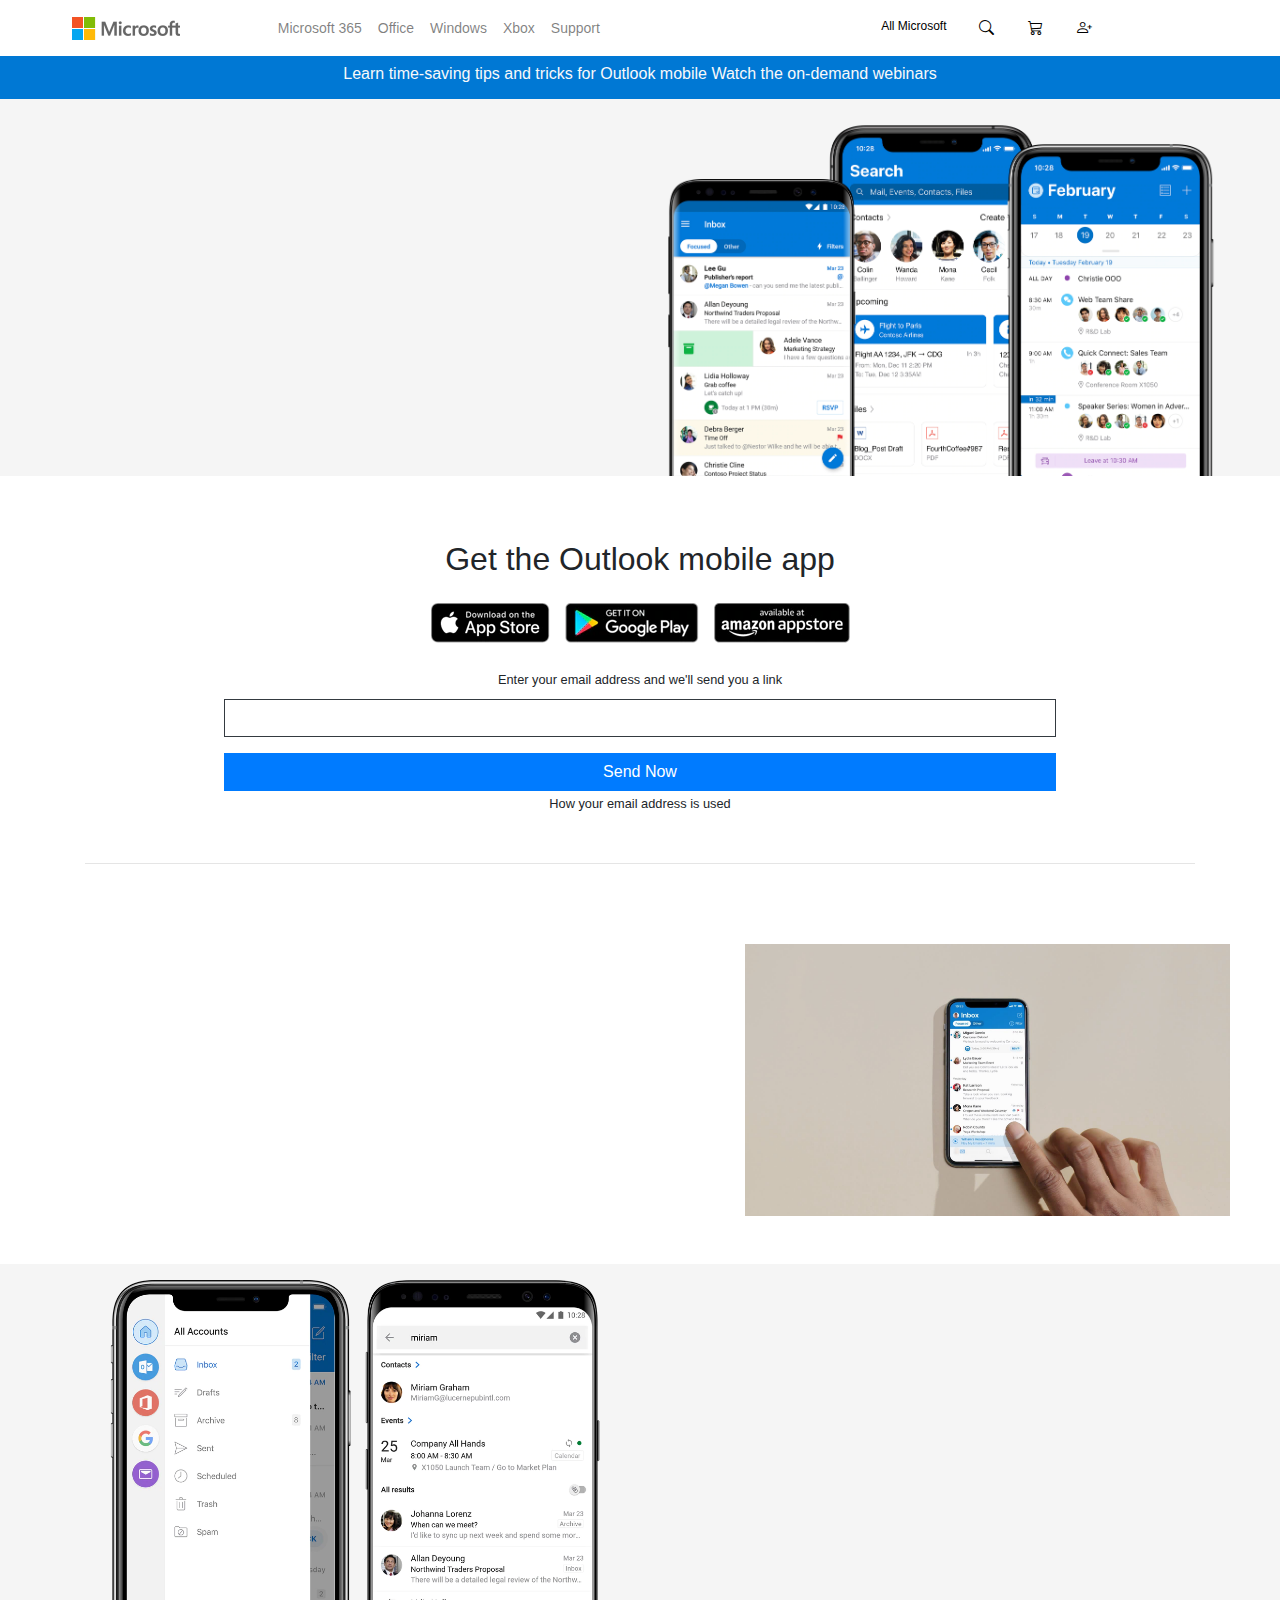
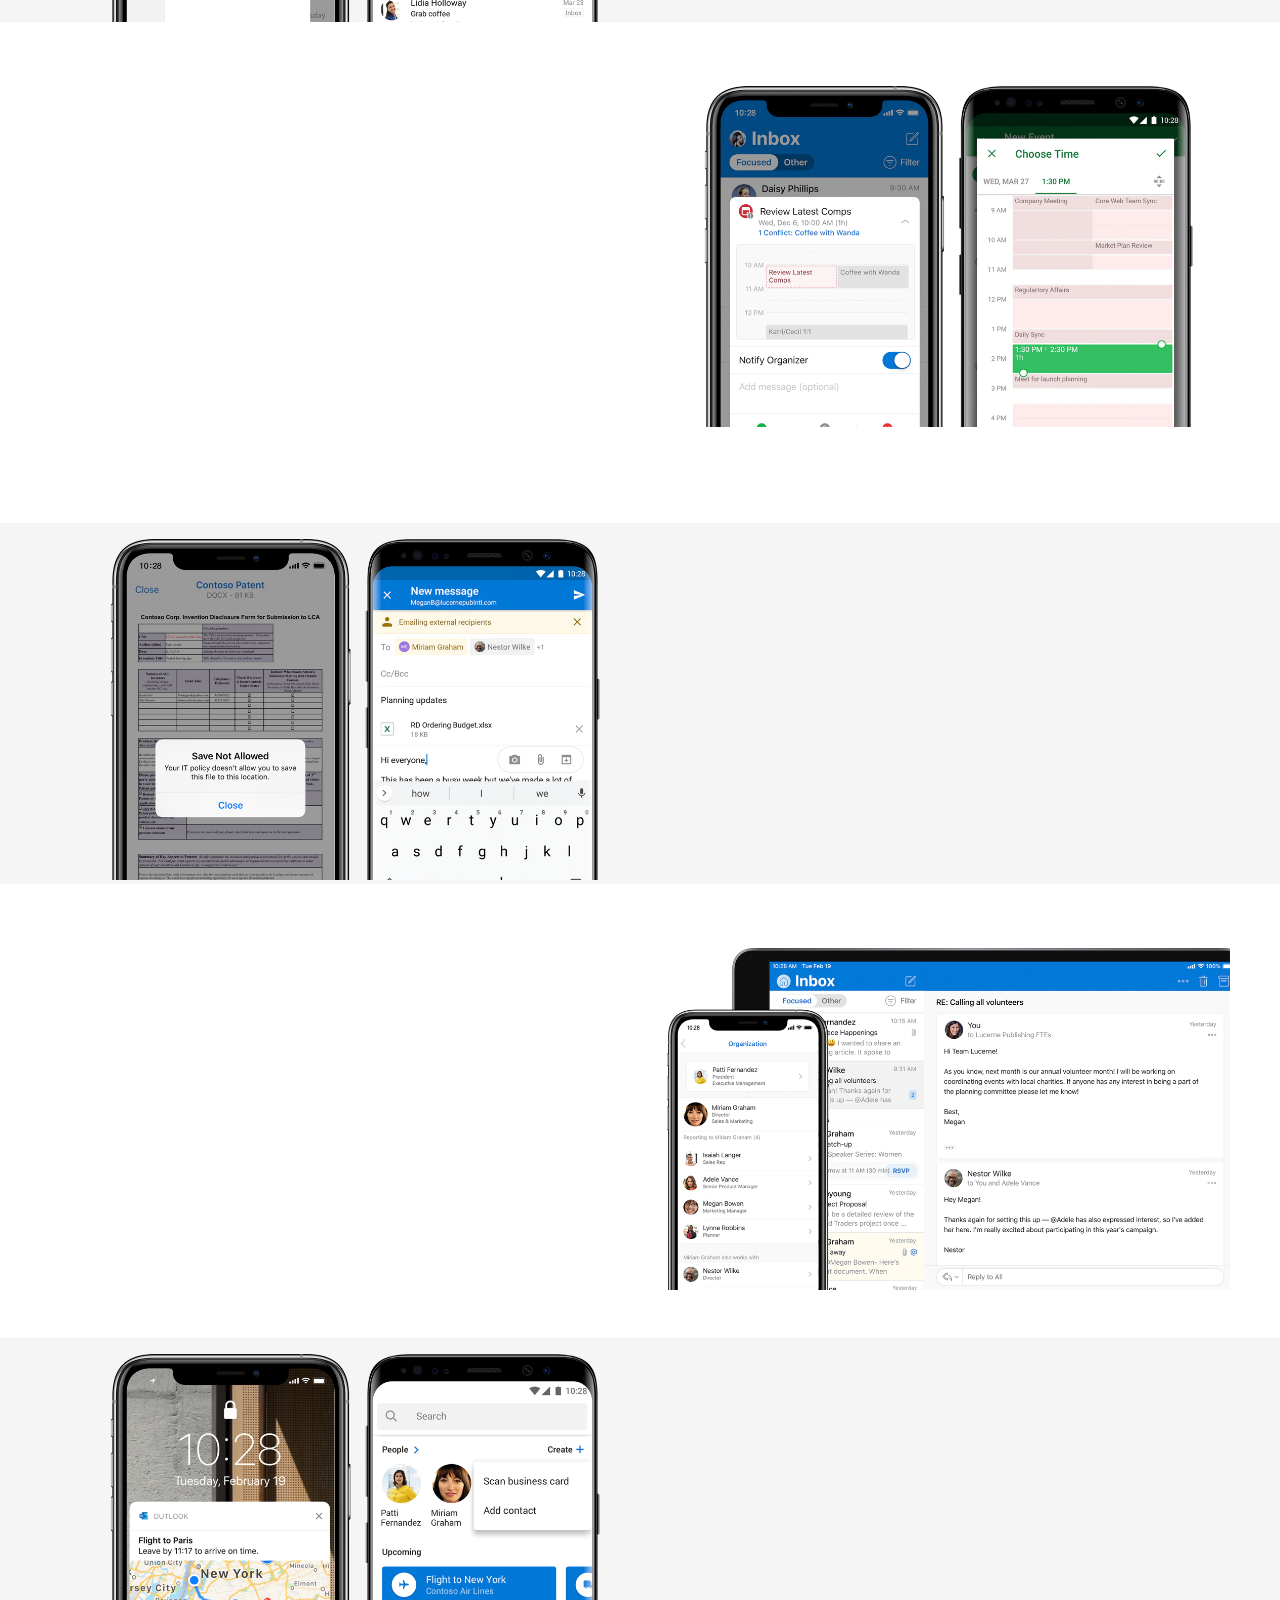
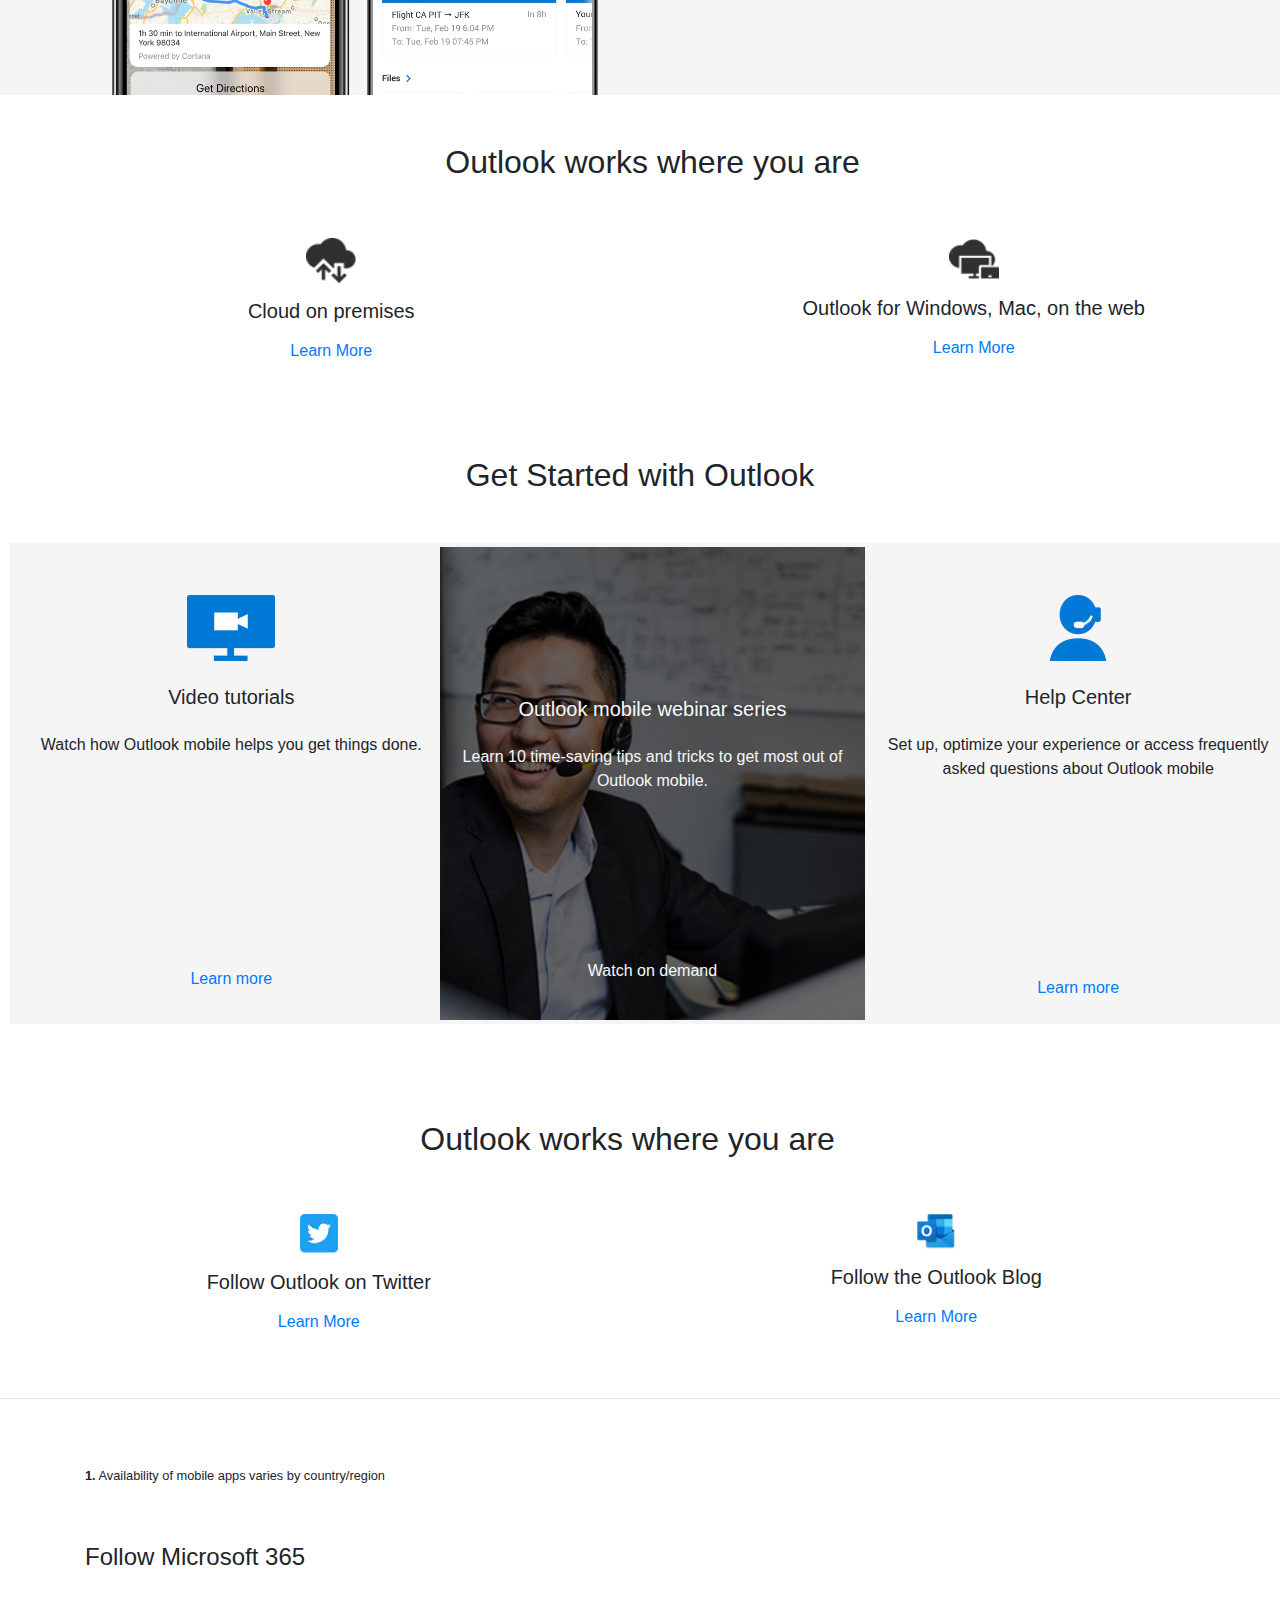
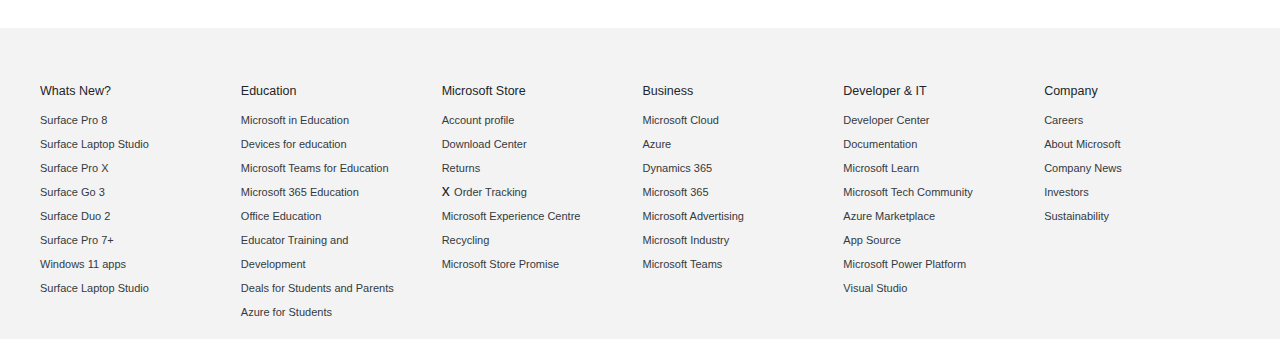
<file: pages/outlook.html>
<!DOCTYPE html>
<html lang="en">
<head>
    <meta charset="UTF-8">
    <meta http-equiv="X-UA-Compatible" content="IE=edge">
    <meta name="viewport" content="width=device-width, initial-scale=1.0">
    <link rel="stylesheet" href="../css/main.css">
    <link rel="stylesheet" href="../css/bootstrap.css">
    <link rel="stylesheet" href="https://cdnjs.cloudflare.com/ajax/libs/font-awesome/6.1.1/css/all.min.css" integrity="sha512-KfkfwYDsLkIlwQp6LFnl8zNdLGxu9YAA1QvwINks4PhcElQSvqcyVLLD9aMhXd13uQjoXtEKNosOWaZqXgel0g==" crossorigin="anonymous" referrerpolicy="no-referrer" />
    <link rel="stylesheet" href="https://cdnjs.cloudflare.com/ajax/libs/font-awesome/6.1.1/css/all.css" integrity="sha512-1hsteeq9xTM5CX6NsXiJu3Y/g+tj+IIwtZMtTisemEv3hx+S9ngaW4nryrNcPM4xGzINcKbwUJtojslX2KG+DQ==" crossorigin="anonymous" referrerpolicy="no-referrer" />
    <!-- CSS only -->
    <link href="https://cdn.jsdelivr.net/npm/bootstrap@5.2.0-beta1/dist/css/bootstrap.min.css" rel="stylesheet" integrity="sha384-0evHe/X+R7YkIZDRvuzKMRqM+OrBnVFBL6DOitfPri4tjfHxaWutUpFmBp4vmVor" crossorigin="anonymous">
    <link rel="stylesheet" href="https://cdnjs.cloudflare.com/ajax/libs/font-awesome/6.1.1/webfonts/fa-regular-400.ttf">
    <link rel="stylesheet" href="https://cdn.jsdelivr.net/npm/bootstrap-icons@1.9.1/font/bootstrap-icons.css">
    <!-- JavaScript Bundle with Popper -->
    <script src="https://cdn.jsdelivr.net/npm/bootstrap@5.2.0-beta1/dist/js/bootstrap.bundle.min.js" integrity="sha384-pprn3073KE6tl6bjs2QrFaJGz5/SUsLqktiwsUTF55Jfv3qYSDhgCecCxMW52nD2" crossorigin="anonymous"></script>
    <title>Microsoft Outlook</title>
    <link rel="icon" href="../images/microsoft-logo-png-2395.png">
</head>
<body>
    <div class="head" id="home">
        <div class="header justify-content-center align-items-center d-flex">
          <div class="header-center w-90 h-100 d-flex justify-content-between px-2 align-items-center">
              <a href="../index.html" class="h-100 d-flex align-items-center microsoft ">
                  <img src="../images/microsoft logo.png" alt="" srcset="" class=".img-fluid" height="23" width="108">
              </a> 
              <nav class="navbar navbar-expand navbar-light header-center3" aria-label="Second navbar example">
                      <ul class="navbar-nav me-auto text-dark">
                        <li class="nav-item">
                          <a class="nav-link hov" aria-current="page" href="#">Microsoft 365</a>
                        </li>
                        <li class="nav-item">
                          <a class="nav-link hov" href="#">Office</a>
                        </li>
                        <li class="nav-item">
                          <a class="nav-link hov" href="#">Windows</a>
                        </li>
                        <li class="nav-item">
                          <a class="nav-link hov" href="#">Xbox</a>
                        </li>
                        <li class="nav-item">
                          <a class="nav-link hov" href="#">Support</a>
                        </li>
                      </ul>
              </nav>
                
              <div class="header-right h-100 px-2 d-flex gap-2">
                  <button class="button-drop h-100 rounded-0" style="background-color: white;"><p class="pt-2_5" style="font-size: 12px;">All Microsoft<i class="fa fa-angle-down" style="margin-left: 10px;"></i> </p>
                    <div class="button-content container">
                      <div class="row">
                        <div class="col-lg-2 pt-4 col-lgs-3" style="font-size: 13px;">
                          <ul>
                            <p class="h6 pb-3">Software</p>
                            <p class="space">Windows Apps</p>
                            <p class="space">One Drive</p>
                            <p class="space">Outlook</p>
                            <p class="space">Skype</p>
                            <p class="space">OneNote</p>
                            <p class="space">Microsoft Teams</p>
                          </ul>
                        </div>
                        <div class="col-lg-2 pt-4 col-lgs-3" style="font-size: 13px;">
                          <ul>
                            <p class="h6 pb-3">PC & Devices</p>
                            <p class="space">Shop Xbox</p>
                            <p class="space">Accessories</p>
                          </ul>
                        </div>
                        <div class="col-lg-2 pt-4 col-lgs-3" style="font-size: 13px;">
                          <ul>
                            <p class="h6 pb-3">Entertainment</p>
                            <p class="space">PC Games</p>
                            <p class="space">Windows digital games</p>
                          </ul>
                        </div>
                        <div class="col-lg-2 pt-4 col-lgs-3" style="font-size: 13px;">
                          <ul>
                            <p class="h6 pb-3">Business</p>
                            <p class="space">Microsoft Cloud</p>
                            <p class="space">Microsoft Security</p>
                            <p class="space">Azure</p>
                            <p class="space">Dynamics 365</p>
                            <p class="space">Microsoft 365 for business</p>
                            <p class="space">Microsoft Industry</p>
                            <p class="space">Microsoft Power Platform</p>
                            <p class="space">Windows 365</p>
                          </ul>
                        </div>
                        <div class="col-lg-2 pt-4 col-lgs-3" style="font-size: 13px;">
                          <ul>
                            <p class="h6 pb-3">Developer & IT</p>
                            <p class="space">Developer Center</p>
                            <p class="space">Documentation</p>
                            <p class="space">Microsoft Learn</p>
                            <p class="space">Microsoft Tech Community</p>
                            <p class="space">Azure Market Place</p>
                            <p class="space">AppSource</p>
                            <p class="space">Visual Studio</p>
                          </ul>
                        </div>
                        <div class="col-lg-2 pt-4 col-lgs-3" style="font-size: 13px;">
                          <ul>
                            <p class="h6 pb-3">Other</p>
                            <p class="space">Free downloads & Security</p>
                            <p class="space">Education</p>
                          </ul>
                        </div>
                      </div>
                      <div class="w-100 d-flex justify-content-center sitemap align-items-center">
                        <a href="" class="text-dark card-link">VIEW SITEMAP <i class="fa fa-angle-right"></i></a>
                      </div>  
                    </div>
                  </button>
                  <a class="justify-content-center align-items-center d-flex icon"><i class="bi bi-search"></i></a>
                  <div class="justify-content-center align-items-center d-flex icon"><i class="bi bi-cart3"></i></div>
                  <a class="justify-content-center align-items-center d-flex icon" href="./login.html"><i class="bi bi-person-plus"></i></a>
              </div>
          </div>
        </div>
      </div>
      <div class="small-header">
        <div class="header-sm d-flex justify-content-between pl-3 pr-3 align-items-center">
          <div class="headerleft-sm">
            <button class="btn_sm btn p-0 rounded-0"><i class="fa fa-bars"></i>
              <div class="buttonsm-content justify-content-start text-left">
                <div class="content-sm p-3 border">
                  <a href="" class="text-dark">Microsoft 365</a>              
                </div>
                <div class="content-sm p-3 border">
                  <a href="" class="text-dark">Office</a>              
                </div>
                <div class="content-sm p-3 border">
                  <a href="" class="text-dark">Windows</a>              
                </div>
                <div class="content-sm p-3 border">
                  <a href="" class="text-dark">Xbox</a>              
                </div>
                <div class="content-sm p-3 border">
                  <a href="" class="text-dark">Support</a>              
                </div>
                <div class="content-sm p-3 d-flex justify-content-between border">
                  <a href="" class="text-dark">Software</a>
                  <div>
                    <i class="fa fa-angle-down"></i>
                  </div>
                </div>
                <div class="content-sm p-3 d-flex justify-content-between border">
                  <a href="" class="text-dark">PC & Devices</a>              
                  <div>
                    <i class="fa fa-angle-down"></i>
                  </div>
                </div>
                <div class="content-sm p-3 d-flex justify-content-between border">
                  <a href="" class="text-dark">Entertainment</a>              
                  <div>
                    <i class="fa fa-angle-down"></i>
                  </div>
                </div>
                <div class="content-sm p-3 d-flex justify-content-between border">
                  <a href="" class="text-dark">Business</a>              
                  <div>
                    <i class="fa fa-angle-down"></i>
                  </div>
                </div>
                <div class="content-sm p-3 d-flex justify-content-between border">
                  <a href="" class="text-dark">Developer & IT</a>              
                  <div>
                    <i class="fa fa-angle-down"></i>
                  </div>
                </div>
                <div class="content-sm p-3 d-flex justify-content-between border">
                  <a href="" class="text-dark">Other</a>              
                  <div>
                    <i class="fa fa-angle-down"></i>
                  </div>
                </div>
                <div class="content-sm p-3 border">
                  <a href="" class="text-dark">View Sitemap</a>              
                </div>
                
    
              </div>
            </button>
            <i class="bi bi-search pl-3"></i>
          </div>
          <div class="headercenter-sm">
            <a href="../index.html" class="h-100 d-flex align-items-center microsoft ">
              <img src="../images/microsoft logo.png" alt="" srcset="" class=".img-fluid" height="23" width="108">
            </a>
          </div>
          <div class="headerright-sm">
            <a href=""><i class="bi bi-cart3"></i></a>
            <a href="./login.html"><i class="bi bi-person plus pl-3"></i></a>
          </div>
        </div>
    </div>
    <div class="container-fluid d-flex justify-content-center align-items-center text-light p-2" style="background-color: #0078D4;">
        <h6>Learn time-saving tips and tricks for Outlook mobile  <a href="" class="text-light link1 card-link">Watch the on-demand webinars <i class="fa fa-angle-right"></i></a></h6>
    </div>
      <div class="container-fluid p-0 mb-5" style="background-color: #F5F5F5;">
          <div class="row pl-lg-5 pl-md-4 pt-3 pl-sm-0">
              <div class="col-lg-6 col-md-6 col-12 d-flex align-items-end">
                  <div class="card w-100 p-4 border-0">
                      <div class="card-body pb-5">
                          <h1 style="font-size: 46px; color:#0078D4" class="card-title text1">Download Microsoft Outlook for iOS and Android</h1>
                          <p class="card-text text2" style="font-size:34px">Connect. Organize. Get Things Done.</p>
                          <p class="card-text">Streamline your workday with your email and calender all in one integrated app.</p>
                          <button class="btn btn-primary btn-md rounded-0 btn1" style="width:200px;">Download now
                              <div class="abs2">
                                  <p class="p-2">For iOS</p>
                                  <p class="p-2">For Android</p>
                              </div>
                          </button>
                      </div>
                  </div>
              </div>
              <div class="col-lg-6 col-md-6 col-12 d-flex align-items-end">
                  <img src="../images/outlook1.webp" alt="" class="img-fluid outlookimg1">
              </div>
          </div> 
      </div>
    <div class="container-fluid border-0 text-center mt-4 p-3 mb-5">
        <h2 class="mb-4">Get the Outlook mobile app</h2>
        <img src="../images/appstores.webp" alt="" class="img-fluid">
        <div class="container">
            <form>
                <div class="form-group mt-4">
                  <label for="exampleInputEmail1" class="text-left"><small>Enter your email address and we'll send you a link</small></label>
                  <input type="email" class=" rounded-0 form-control w-75 mx-auto border-dark" id="exampleInputEmail1 input1" aria-describedby="emailHelp">
                </div>
                <div>
                    <button type="submit" class="btn btn-primary w-75 rounded-0">Send Now</button>
                </div>
                <small class="mb-5">How your email address is used</small>
                <hr class="mt-5">
              </form>
        </div>    
    </div>

    <div class="mb-5">
        <div class="row flex-row-reverse">
            <div class="col-lg-5 col-12">
                <img src="../images/inv-vid.jpg" alt="" class="img-fluid">
            </div>

            <div class="col-lg-7 col-12 p-0">
              <div class="card w-80 p-4 border-0">
                  <div class="card-body pb-5">
                      <h1 class="card-title text2">Simplify your day</h1>
                      <p class="card-text text3">Get caught up with Play My Emails - a smart way to stay on top of what's new in your inbox.
                          In transit, on your commute or anytime at work email is calling - no hands required
                      </p>
                  </div>
              </div>
          </div>
        </div> 
    </div>

    <div class="container-fluid p-0 mb-5" style="background-color: #F5F5F5;">
        <div class="row pl-lg-5 pl-md-4 pl-sm-0 pt-3">
            <div class="col-lg-6 col-12 d-flex ">
                <img src="../images/outlook2.webp" alt="" class="img-fluid">
            </div>
            <div class="col-lg-6 col-12 d-flex align-items-end p-0">
                <div class="card w-100 p-4 border-0">
                    <div class="card-body pb-5">
                        <h2 class="card-title text2">Everything you need in one place</h2>
                        <p class="card-text text3"><a href="">Outlook </a>mobile delivers a connected experience across emails, search and calender and deeply integrates with Office apps, files and teams to power your productivity and collaboration</p>
                        <a href="" class="text3 card-link">Download office mobile apps <i class="fa fa-angle-right"></i></a>                        
                    </div>
                </div>
            </div>
        </div> 
    </div>

    <div class="mb-5">
        <div class="row pl-lg-5 pl-md-4 pl-sm-0 pt-3 flex-row-reverse">
            <div class="col-lg-6 col-12 d-flex align-items-end mb-5">
                <img src="../images/outlook3.webp" alt="" class="img-fluid">
            </div>

            <div class="col-lg-6 col-12 d-flex align-items-end p-0">
              <div class="card w-100 p-4 border-0">
                  <div class="card-body pb-5">
                      <h2 class="card-title text2">Integrated Calender</h2>
                      <p class="card-text text3">Plan meetings, check availabilty, track RSVPs and share your calender right from the palm of your hand. Outlook helps you manage your whole day and keeps you organized.</p>                    
                  </div>
              </div>
          </div>
        </div> 
    </div>

    <div class="container-fluid p-0 mb-5" style="background-color: #F5F5F5;">
        <div class="row  pl-lg-5 pl-md-3 pl-sm-0 pt-3">
            <div class="col-lg-6 col-12 d-flex align-items-end mb-1">
                <img src="../images/outlook4.webp" alt="" class="img-fluid">
            </div>

            <div class="col-lg-6 col-12 d-flex align-items-end">
                <div class="card w-100 p-1 border-0">
                    <div class="card-body pb-5">
                        <h2 class="card-title text2">Protect and manage in Peace</h2>
                        <p class="card-text text3">Protect your data without compromising productivity with security you can trust. Outlook mobile has enterprise-grade app and device management capabilities built in to safeguard your information.</p>                    
                    </div>
                </div>
            </div>
        </div> 
    </div>

    <div class="mb-5">
        <div class="row pl-lg-5 pl-md-4 pl-sm-0 pt-3 flex-lg-row-reverse">
            <div class="col-lg-6 col-12 d-flex align-items-end">
                <img src="../images/outlook5.webp" alt="" class="img-fluid">
            </div>

            <div class="col-lg-6 col-12 d-flex align-items-end">
              <div class="card w-100 p-1 border-0">
                  <div class="card-body pb-5">
                      <h2 class="card-title">People and Connections</h2>
                      <p class="card-text">Keep people who matter front and center. View organizational information and who contacts work with to help get things done. @mention people in your company for quicker email collaboration.</p>                    
                  </div>
              </div>
          </div>
        </div> 
    </div>

    <div class="container-fluid p-0 mb-5" style="background-color: #F5F5F5;">
        <div class="row pl-lg-5 pl-md-4 pl-sm-0 pt-3">
            <div class="col-lg-6 col-12 d-flex align-items-end">
                <img src="../images/outlook6.webp" alt="" class="img-fluid">
            </div>
            <div class="col-lg-6 col-12 d-flex align-items-end">
                <div class="card w-100 p-1 border-0">
                    <div class="card-body pb-5">
                        <h2 class="card-title">A smarter way to work</h2>
                        <p class="card-text">Outlook uses AI to anticipate your needs, help you stay organized, and plan ahead. Easily search and find files, contacts and emails. Intelligent calendar reminds you when to leave for meetings.</p>                    
                    </div>
                </div>
            </div>
        </div> 
    </div>

    <div class="mb-5 text-center">
        <div class="row mb-5 p-0">
            <div class="col-12 mb-5">
                <h2>Outlook works where you are</h2>
            </div>
            <div class="col-lg-6 col-sm-12 mb-3">
                <img src="../images/cloud.webp" alt="" class="img-fluid mb-3" width="50">
                <h5 class="mb-3">Cloud on premises</h5>
                <a href="" class="card-link">Learn More <i class="fa fa-angle-right"></i> </a>
            </div>

            <div class="col-lg-6 col-sm-12 mb-5">
                <img src="../images/pc-img.webp" alt="" class="img-fluid mb-3" width="50">
                <h5 class="mb-3">Outlook for Windows, Mac, on the web</h5>
                <a href="" class="card-link">Learn More <i class="fa fa-angle-right"></i> </a>
            </div>
        </div>
    </div>

    <div class="text-center p-0 mb-5 chineseman1">
        <h2 class="mb-5">Get Started with Outlook</h2>
        <div class="row border-0 p-1"  style="background-color: #F5F5F5;">
            <div class="col-lg-4 col-12 pt-5 pl-4 text-center">
                <img src="../images/vid-tut.png" alt="" class="img-fluid mb-4">
                <h5 class="mb-4">Video tutorials</h5>
                <p>Watch how Outlook mobile helps you get things done.</p>
                <div class="learnmore">
                    <a href="" class="mt-5 card-link">Learn more <i class="fa fa-angle-right"></i></a>
                </div>
            </div>
            <div class="col-lg-4 col-12 chinese text-light text-center">
                <div class="learnmore2">
                    <h5 class="pb-3">Outlook mobile webinar series</h5>
                    <p>Learn 10 time-saving tips and tricks to get most out of Outlook mobile.</p>
                    <div class="learnmore3">
                        <a href="" class="mt-5 text-light card-link">Watch on demand <i class="fa fa-angle-right"></i></a>
                    </div>
                </div>
            </div>
            <div class="col-lg-4 col-12 pt-5 pl-4x text-center">
                <img src="../images/helpcentre.webp" alt="" class="img-fluid mb-4">
                <h5 class="mb-4">Help Center</h5>
                <p>Set up, optimize your experience or access frequently asked questions about Outlook mobile</p>
                <div class="learnmore1">
                    <a href="" class="mt-5 card-link">Learn more <i class="fa fa-angle-right"></i></a>
                </div>
            </div>
        </div>
    </div>

    <div class="mb-5 text-center pt-5">
        <div class="row mb-5">
            <div class="col-12 mb-5">
                <h2>Outlook works where you are</h2>
            </div>
            <div class="col-lg-6 col-sm-12 mb-3">
                <img src="../images/twitter_outtlook.webp" alt="" class="img-fluid mb-3" width="38">
                <h5 class="mb-3">Follow Outlook on Twitter</h5>
                <a href="" class="card-link">Learn More <i class="fa fa-angle-right"></i> </a>
            </div>

            <div class="col-lg-6 col-sm-12">
                <img src="../images/outlook blog.webp" alt="" class="img-fluid mb-3" width="38">
                <h5 class="mb-3">Follow the Outlook Blog</h5>
                <a href="" class="card-link">Learn More <i class="fa fa-angle-right"></i> </a>
            </div>
        </div>
    </div>
    <hr class="mb-5 p-2">
    <div class="container pb-2 mb-5">
        <small class="pb-5 mb-5"><b>1.</b> Availability of mobile apps varies by country/region</small>
    </div>
    <div class="container gap-3 d-flex align-items-center mb-5 flex-wrap">
        <h4>Follow Microsoft 365</h4>
        <i class="fa-brands fa-linkedin-in" style="font-size: 25px;"></i>
        <i class="fa-brands fa-twitter" style="font-size: 25px;"></i>
        <i class="fa-brands fa-blogger" style="font-size: 25px;"></i>
    </div>
    
    <footer class="page-footer">

        <!-- Footer Links -->
        <div class="container-fluid text-left text-md-left pt-2">
      
          <!-- Grid row -->
          <div class="row">
      
            <!-- Grid column -->
            <div class="col-md-3 mx-auto col-lg-2 col-sm-6">
      
              <!-- Links -->
              <ul class="list-unstyled mt-5">
                <li>
                  <p class="h6" style="font-size: 12.5px;">Whats New?</p>
                </li>
                <li>
                  <a href="#!" class="text-dark" style="font-size: 11px;">Surface Pro 8</a>
                </li>
                <li>
                  <a href="#!" class="text-dark" style="font-size: 11px;">Surface Laptop Studio</a>
                </li>
                <li>
                  <a href="#!" class="text-dark" style="font-size: 11px;">Surface Pro X</a>
                </li>
                <li>
                  <a href="#!" class="text-dark" style="font-size: 11px;">Surface Go 3</a>
                </li>
                <li>
                  <a href="#!" class="text-dark" style="font-size: 11px;">Surface Duo 2</a>
                </li>
                <li>
                  <a href="#!" class="text-dark" style="font-size: 11px;">Surface Pro 7+</a>
                </li>
                <li>
                  <a href="#!" class="text-dark" style="font-size: 11px;">Windows 11 apps</a>
                </li>
                <li>
                  <a href="#!" class="text-dark" style="font-size: 11px;">Surface Laptop Studio</a>
                </li>
              </ul>
      
            </div>
            <!-- Grid column -->
      
            <!-- <hr class="clearfix w-100 d-md-none"> -->
      
            <!-- Grid column -->
            <div class="col-md-3 mx-auto col-lg-2 col-sm-6">
      
              <!-- Links -->
              <ul class="list-unstyled mt-5">
                <li>
                  <p class="h6" style="font-size: 12.5px;">Education</p>
                </li>
                <li>
                  <a href="#!" class="text-dark" style="font-size: 11px;">Microsoft in Education</a>
                </li>
                <li>
                  <a href="#!" class="text-dark" style="font-size: 11px;">Devices for education</a>
                </li>
                <li>
                  <a href="#!" class="text-dark" style="font-size: 11px;">Microsoft Teams for Education</a>
                </li>
                <li>
                  <a href="#!" class="text-dark" style="font-size: 11px;">Microsoft 365 Education</a>
                </li>
                <li>
                  <a href="#!" class="text-dark" style="font-size: 11px;">Office Education</a>
                </li>
                <li>
                  <a href="#!" class="text-dark" style="font-size: 11px;">Educator Training and Development</a>
                </li>
                <li>
                  <a href="#!" class="text-dark" style="font-size: 11px;">Deals for Students and Parents</a>
                </li>
                <li>
                  <a href="#!" class="text-dark" style="font-size: 11px;">Azure for Students</a>
                </li>
              </ul>
      
            </div>
            <div class="col-md-3 mx-auto col-lg-2 col-sm-6">
      
              <!-- Links -->
              <ul class="list-unstyled mt-5">
                <li>
                  <p class="h6" style="font-size: 12.5px;">Microsoft Store</p>
                </li>
                <li>
                  <a href="#!" class="text-dark" style="font-size: 11px;">Account profile</a>
                </li>
                <li>
                  <a href="#!" class="text-dark" style="font-size: 11px;">Download Center</a>
                </li>
                <li>
                  <a href="#!" class="text-dark" style="font-size: 11px;">Returns</a>
                </li>
                <li>x
                  <a href="#!" class="text-dark" style="font-size: 11px;">Order Tracking</a>
                </li>
                <li>
                  <a href="#!" class="text-dark" style="font-size: 11px;">Microsoft Experience Centre</a>
                </li>
                <li>
                  <a href="#!" class="text-dark" style="font-size: 11px;">Recycling</a>
                </li>
                <li>
                  <a href="#!" class="text-dark" style="font-size: 11px;">Microsoft Store Promise</a>
                </li>
              </ul>

      
            </div>
            <!-- Grid column -->
      
            <!-- <hr class="clearfix w-100 d-md-none"> -->
      
            <!-- Grid column -->
            <div class="col-md-3 col-lg-2 col-sm-6 ml-0">
      
              <!-- Links -->
              <ul class="list-unstyled mt-5">
                <li>
                  <p class="h6" style="font-size: 12.5px;">Business</p>
                </li>
                <li>
                  <a href="#!" class="text-dark" style="font-size: 11px;">Microsoft Cloud</a>
                </li>
                <li>
                  <a href="#!" class="text-dark" style="font-size: 11px;">Azure</a>
                </li>
                <li>
                  <a href="#!" class="text-dark" style="font-size: 11px;">Dynamics 365</a>
                </li>
                <li>
                  <a href="#!" class="text-dark" style="font-size: 11px;">Microsoft 365</a>
                </li>
                <li>
                  <a href="#!" class="text-dark" style="font-size: 11px;">Microsoft Advertising</a>
                </li>
                <li>
                  <a href="#!" class="text-dark" style="font-size: 11px;">Microsoft Industry</a>
                </li>
                <li>
                  <a href="#!" class="text-dark" style="font-size: 11px;">Microsoft Teams</a>
                </li>
              </ul>      
            </div>
            <!-- Grid column -->
      
            <!-- <hr class="clearfix w-100 d-md-none"> -->
      
            <!-- Grid column -->
            <div class="col-md-3 col-lg-2 col-sm-6 ">
      
              <!-- Links -->
              <ul class="list-unstyled mt-5">
                <li>
                  <p class="h6" style="font-size: 12.5px;">Developer & IT</p>
                </li>
                <li>
                  <a href="#!" class="text-dark" style="font-size: 11px;">Developer Center</a>
                </li>
                <li>
                  <a href="#!" class="text-dark" style="font-size: 11px;">Documentation</a>
                </li>
                <li>
                  <a href="#!" class="text-dark" style="font-size: 11px;">Microsoft Learn</a>
                </li>
                <li>
                  <a href="#!" class="text-dark" style="font-size: 11px;">Microsoft Tech Community</a>
                </li>
                <li>
                  <a href="#!" class="text-dark" style="font-size: 11px;">Azure Marketplace</a>
                </li>
                <li>
                  <a href="#!" class="text-dark" style="font-size: 11px;">App Source</a>
                </li>
                <li>
                  <a href="#!" class="text-dark" style="font-size: 11px;">Microsoft Power Platform</a>
                </li>
                <li>
                  <a href="#!" class="text-dark" style="font-size: 11px;">Visual Studio</a>
                </li>
              </ul>      
            </div>
            <!-- Grid column -->
            
            <div class="col-md-3 mx-auto col-lg-2 col-sm-6 foot">
      
              <!-- Links -->
              <ul class="list-unstyled mt-5">
                <li>
                  <p class="h6" style="font-size: 12.5px;">Company</p>
                </li>
                <li>
                  <a href="#!" class="text-dark" style="font-size: 11px;">Careers</a>
                </li>
                <li>
                  <a href="#!" class="text-dark" style="font-size: 11px;">About Microsoft</a>
                </li>
                <li>
                  <a href="#!" class="text-dark" style="font-size: 11px;">Company News</a>
                </li>
                <li>
                  <a href="#!" class="text-dark" style="font-size: 11px;">Investors</a>
                </li>
                <li>
                  <a href="#!" class="text-dark" style="font-size: 11px;">Sustainability</a>
                </li>
              </ul>      
            </div>
          </div>
          <!-- Grid row -->
      
        </div>
        <!-- Footer Links -->  
      </footer>
    
</body>
</file>
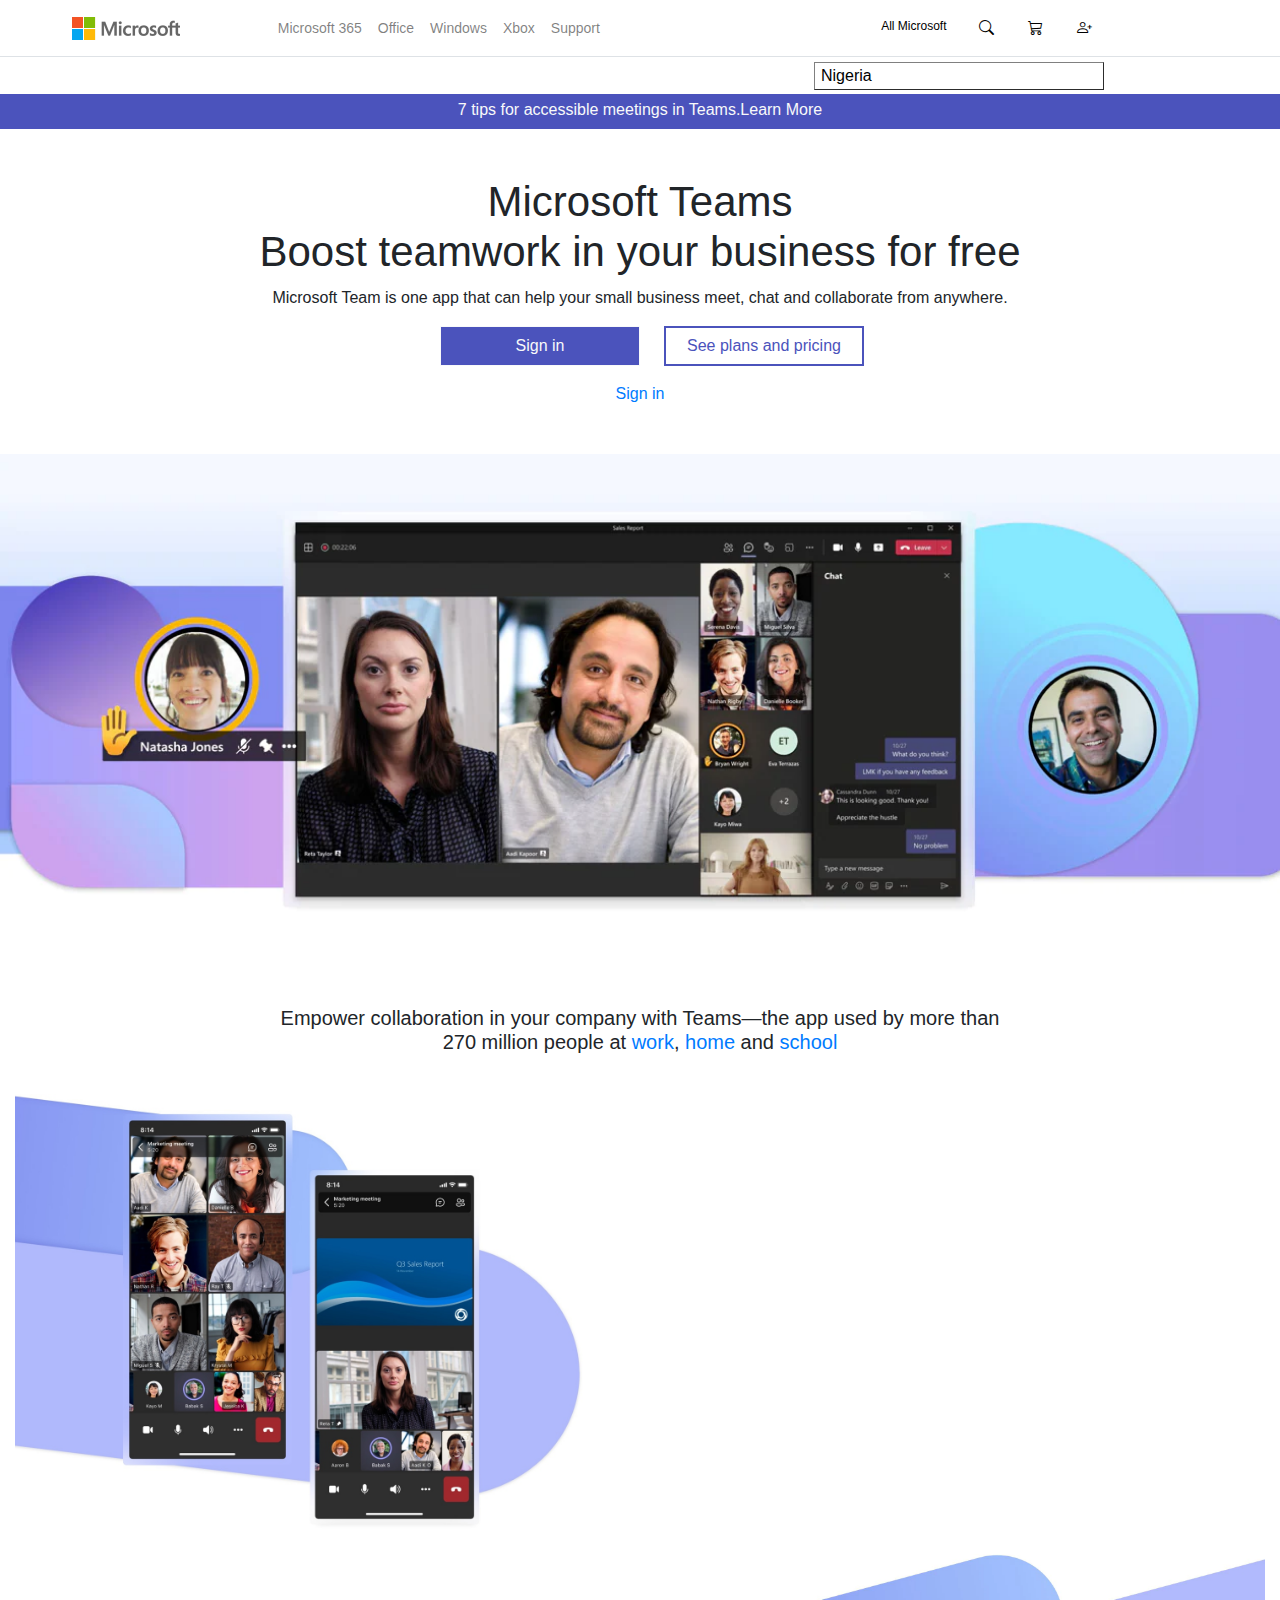
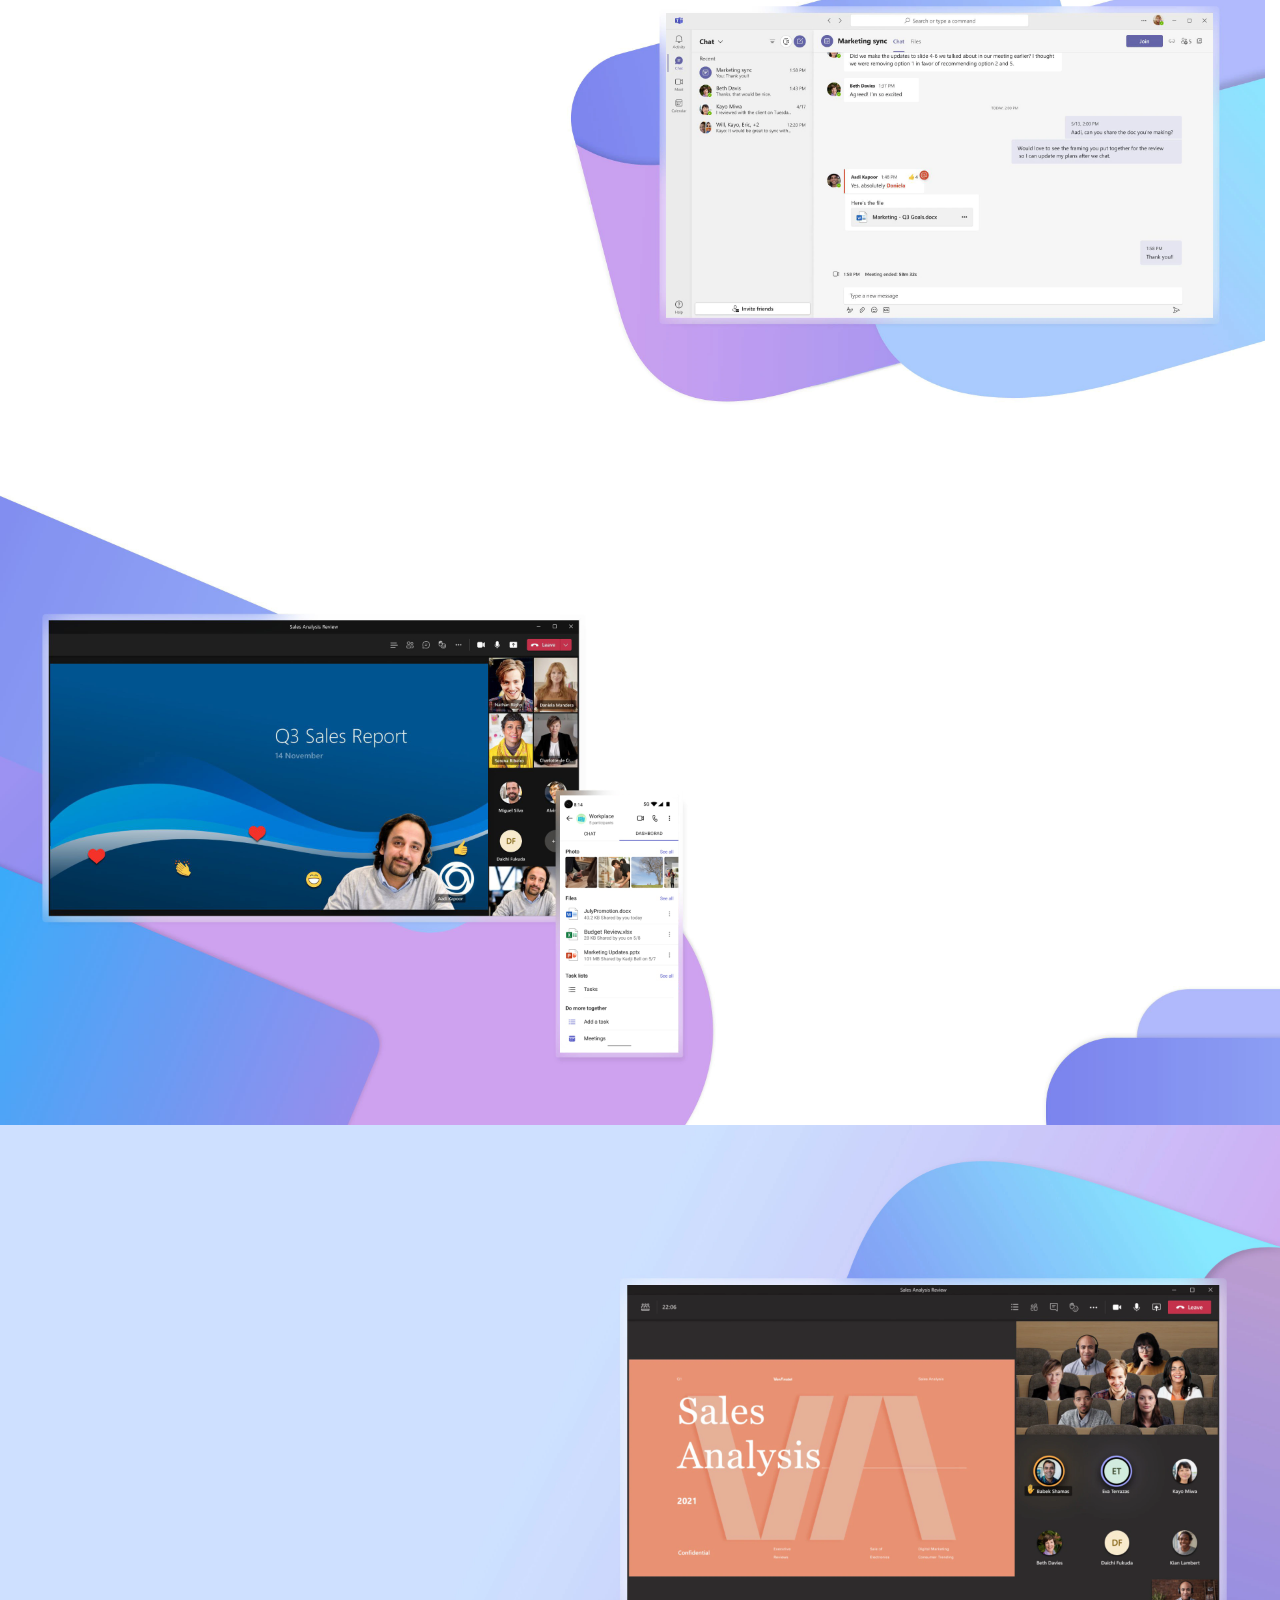
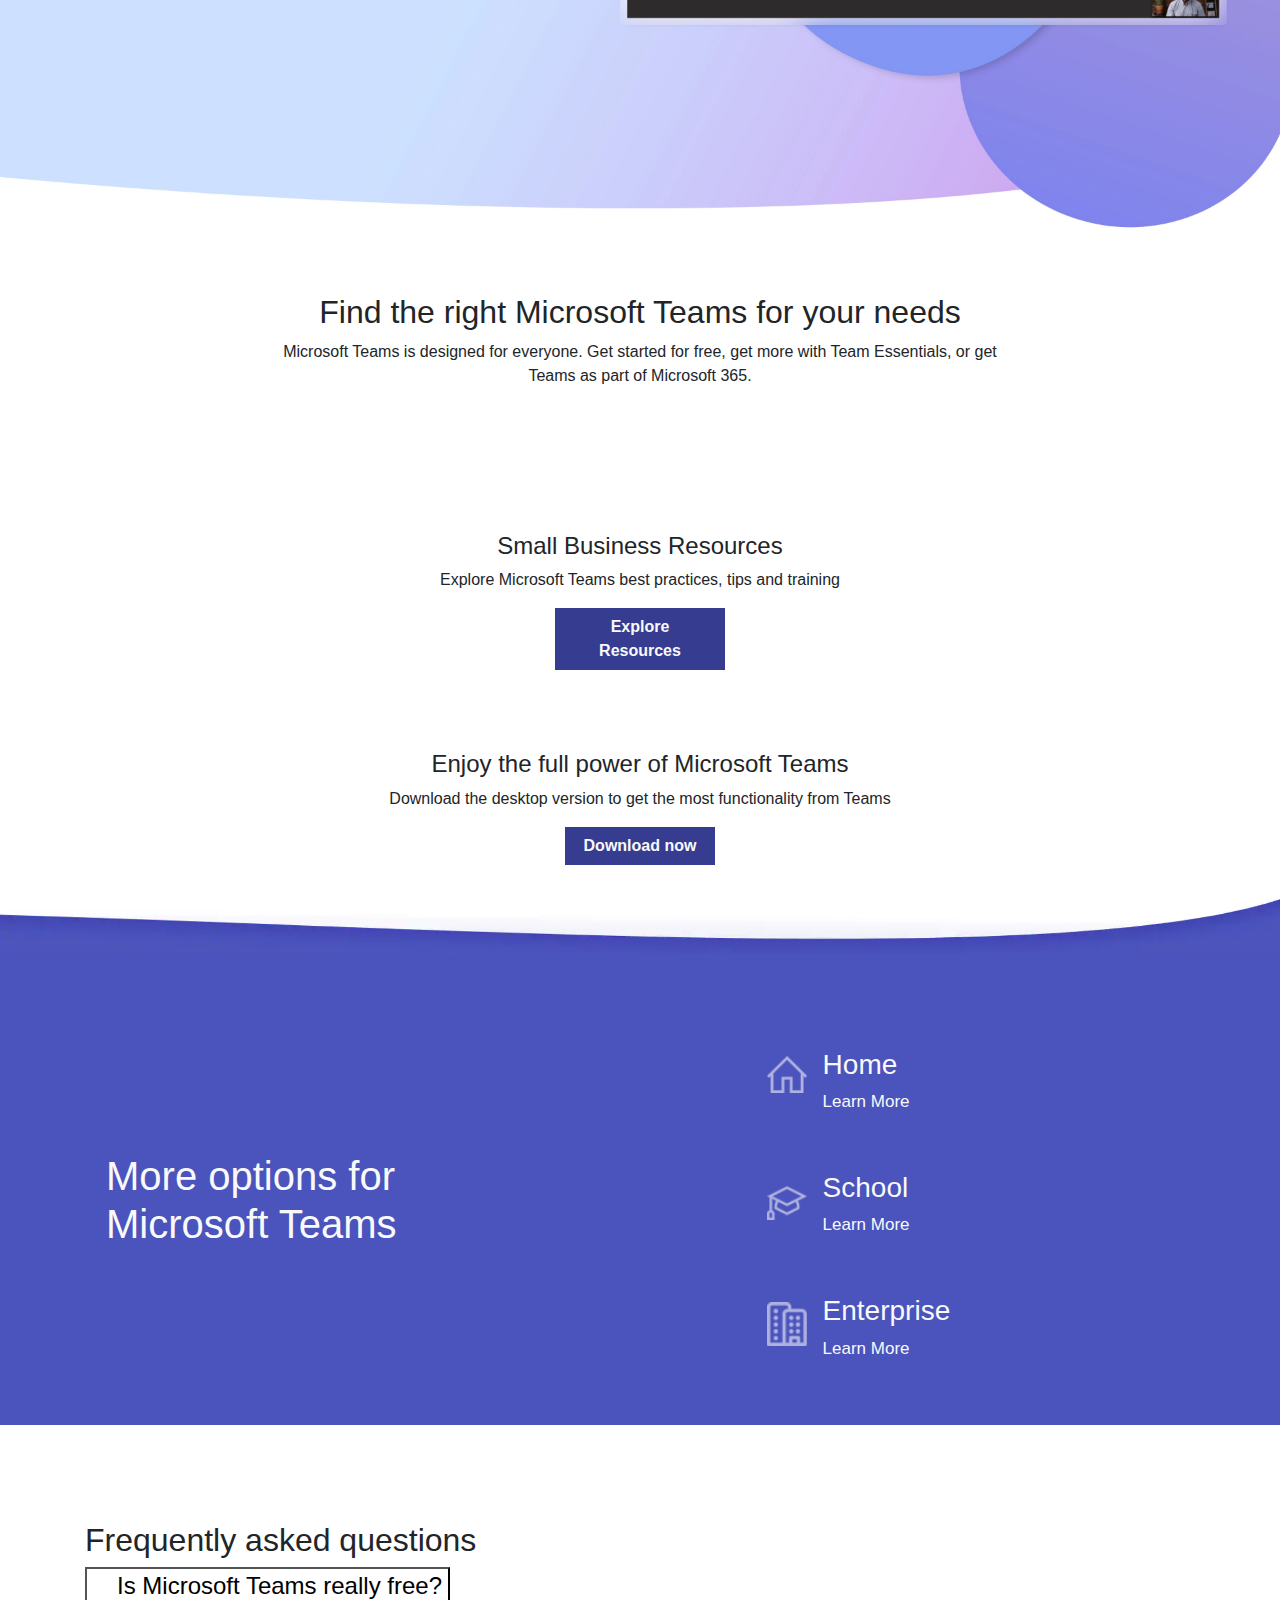
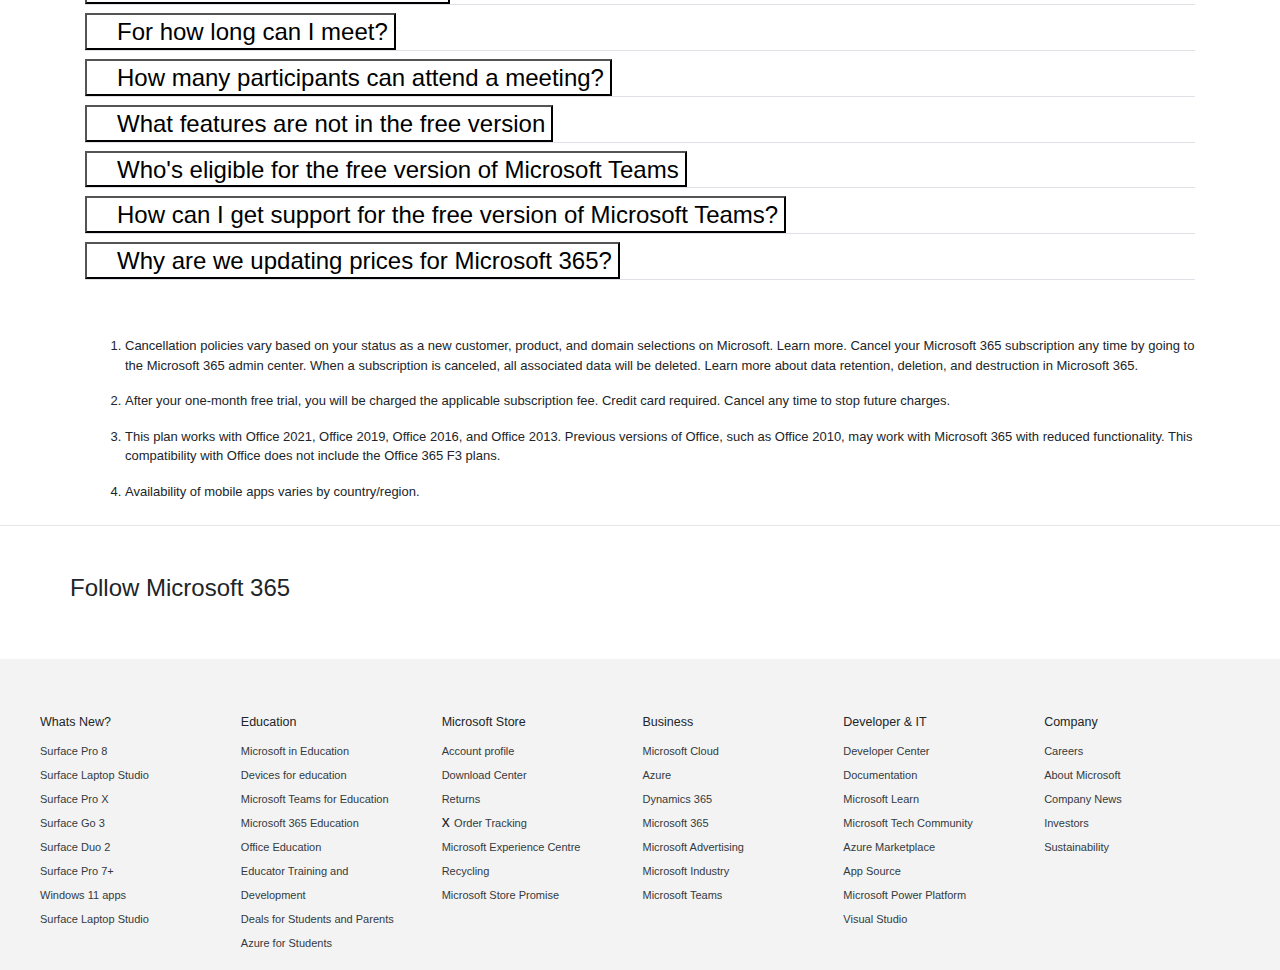
<file: pages/teams.html>
<!DOCTYPE html>
<head>
    <meta charset="UTF-8">
    <meta http-equiv="X-UA-Compatible" content="IE=edge">
    <meta name="viewport" content="width=device-width, initial-scale=1.0">
    <link rel="stylesheet" href="../css/main.css">
    <link rel="stylesheet" href="../css/bootstrap.css">
    <link rel="stylesheet" href="https://cdnjs.cloudflare.com/ajax/libs/font-awesome/6.1.1/css/all.min.css" integrity="sha512-KfkfwYDsLkIlwQp6LFnl8zNdLGxu9YAA1QvwINks4PhcElQSvqcyVLLD9aMhXd13uQjoXtEKNosOWaZqXgel0g==" crossorigin="anonymous" referrerpolicy="no-referrer" />
    <link rel="stylesheet" href="https://cdnjs.cloudflare.com/ajax/libs/font-awesome/6.1.1/css/all.css" integrity="sha512-1hsteeq9xTM5CX6NsXiJu3Y/g+tj+IIwtZMtTisemEv3hx+S9ngaW4nryrNcPM4xGzINcKbwUJtojslX2KG+DQ==" crossorigin="anonymous" referrerpolicy="no-referrer" />
    <link rel="stylesheet" href="../css/bootstrap-grid.css">
    <!-- CSS only -->
    <link href="https://cdn.jsdelivr.net/npm/bootstrap@5.2.0-beta1/dist/css/bootstrap.min.css" rel="stylesheet" integrity="sha384-0evHe/X+R7YkIZDRvuzKMRqM+OrBnVFBL6DOitfPri4tjfHxaWutUpFmBp4vmVor" crossorigin="anonymous">
    <link rel="stylesheet" href="https://cdnjs.cloudflare.com/ajax/libs/font-awesome/6.1.1/webfonts/fa-regular-400.ttf">
    <link rel="stylesheet" href="https://cdn.jsdelivr.net/npm/bootstrap-icons@1.9.1/font/bootstrap-icons.css">
    <!-- JavaScript Bundle with Popper -->
    <script src="https://cdn.jsdelivr.net/npm/bootstrap@5.2.0-beta1/dist/js/bootstrap.bundle.min.js" integrity="sha384-pprn3073KE6tl6bjs2QrFaJGz5/SUsLqktiwsUTF55Jfv3qYSDhgCecCxMW52nD2" crossorigin="anonymous"></script>
    <title>Microsoft Teams</title>
    <link rel="icon" href="../images/microsoft-logo-png-2395.png">
</head>
<body>
    <div class="head" id="home">
        <div class="header justify-content-center align-items-center d-flex">
          <div class="header-center w-90 h-100 d-flex justify-content-between px-2 align-items-center">
              <a href="../index.html" class="h-100 d-flex align-items-center microsoft ">
                  <img src="../images/microsoft logo.png" alt="" srcset="" class=".img-fluid" height="23" width="108">
              </a> 
              <nav class="navbar navbar-expand navbar-light header-center3" aria-label="Second navbar example">
                      <ul class="navbar-nav me-auto text-dark">
                        <li class="nav-item">
                          <a class="nav-link hov" aria-current="page" href="#">Microsoft 365</a>
                        </li>
                        <li class="nav-item">
                          <a class="nav-link hov" href="#">Office</a>
                        </li>
                        <li class="nav-item">
                          <a class="nav-link hov" href="#">Windows</a>
                        </li>
                        <li class="nav-item">
                          <a class="nav-link hov" href="#">Xbox</a>
                        </li>
                        <li class="nav-item">
                          <a class="nav-link hov" href="#">Support</a>
                        </li>
                      </ul>
              </nav>
                
              <div class="header-right h-100 px-2 d-flex gap-2">
                  <button class="button-drop h-100 rounded-0" style="background-color: white;"><p class="pt-2_5" style="font-size: 12px;">All Microsoft<i class="fa fa-angle-down" style="margin-left: 10px;"></i> </p>
                    <div class="button-content container">
                      <div class="row">
                        <div class="col-lg-2 pt-4 col-lgs-3" style="font-size: 13px;">
                          <ul>
                            <p class="h6 pb-3">Software</p>
                            <p class="space">Windows Apps</p>
                            <p class="space">One Drive</p>
                            <p class="space">Outlook</p>
                            <p class="space">Skype</p>
                            <p class="space">OneNote</p>
                            <p class="space">Microsoft Teams</p>
                          </ul>
                        </div>
                        <div class="col-lg-2 pt-4 col-lgs-3" style="font-size: 13px;">
                          <ul>
                            <p class="h6 pb-3">PC & Devices</p>
                            <p class="space">Shop Xbox</p>
                            <p class="space">Accessories</p>
                          </ul>
                        </div>
                        <div class="col-lg-2 pt-4 col-lgs-3" style="font-size: 13px;">
                          <ul>
                            <p class="h6 pb-3">Entertainment</p>
                            <p class="space">PC Games</p>
                            <p class="space">Windows digital games</p>
                          </ul>
                        </div>
                        <div class="col-lg-2 pt-4 col-lgs-3" style="font-size: 13px;">
                          <ul>
                            <p class="h6 pb-3">Business</p>
                            <p class="space">Microsoft Cloud</p>
                            <p class="space">Microsoft Security</p>
                            <p class="space">Azure</p>
                            <p class="space">Dynamics 365</p>
                            <p class="space">Microsoft 365 for business</p>
                            <p class="space">Microsoft Industry</p>
                            <p class="space">Microsoft Power Platform</p>
                            <p class="space">Windows 365</p>
                          </ul>
                        </div>
                        <div class="col-lg-2 pt-4 col-lgs-3" style="font-size: 13px;">
                          <ul>
                            <p class="h6 pb-3">Developer & IT</p>
                            <p class="space">Developer Center</p>
                            <p class="space">Documentation</p>
                            <p class="space">Microsoft Learn</p>
                            <p class="space">Microsoft Tech Community</p>
                            <p class="space">Azure Market Place</p>
                            <p class="space">AppSource</p>
                            <p class="space">Visual Studio</p>
                          </ul>
                        </div>
                        <div class="col-lg-2 pt-4 col-lgs-3" style="font-size: 13px;">
                          <ul>
                            <p class="h6 pb-3">Other</p>
                            <p class="space">Free downloads & Security</p>
                            <p class="space">Education</p>
                          </ul>
                        </div>
                      </div>
                      <div class="w-100 d-flex justify-content-center sitemap align-items-center">
                        <a href="" class="text-dark  card-link">VIEW SITEMAP <i class="fa fa-angle-right"></i></a>
                      </div>  
                    </div>
                  </button>
                  <a class="justify-content-center align-items-center d-flex icon"><i class="bi bi-search"></i></a>
                  <div class="justify-content-center align-items-center d-flex icon"><i class="bi bi-cart3"></i></div>
                  <a class="justify-content-center align-items-center d-flex icon" href="./login.html"><i class="bi bi-person-plus"></i></a>
              </div>
          </div>
        </div>
      </div>
      <div class="small-header">
        <div class="header-sm d-flex justify-content-between pl-3 pr-3 align-items-center">
          <div class="headerleft-sm">
            <button class="btn_sm btn p-0 rounded-0"><i class="fa fa-bars"></i>
              <div class="buttonsm-content justify-content-start text-left">
                <div class="content-sm p-3 border">
                  <a href="" class="text-dark">Microsoft 365</a>              
                </div>
                <div class="content-sm p-3 border">
                  <a href="" class="text-dark">Office</a>              
                </div>
                <div class="content-sm p-3 border">
                  <a href="" class="text-dark">Windows</a>              
                </div>
                <div class="content-sm p-3 border">
                  <a href="" class="text-dark">Xbox</a>              
                </div>
                <div class="content-sm p-3 border">
                  <a href="" class="text-dark">Support</a>              
                </div>
                <div class="content-sm p-3 d-flex justify-content-between border">
                  <a href="" class="text-dark">Software</a>
                  <div>
                    <i class="fa fa-angle-down"></i>
                  </div>
                </div>
                <div class="content-sm p-3 d-flex justify-content-between border">
                  <a href="" class="text-dark">PC & Devices</a>              
                  <div>
                    <i class="fa fa-angle-down"></i>
                  </div>
                </div>
                <div class="content-sm p-3 d-flex justify-content-between border">
                  <a href="" class="text-dark">Entertainment</a>              
                  <div>
                    <i class="fa fa-angle-down"></i>
                  </div>
                </div>
                <div class="content-sm p-3 d-flex justify-content-between border">
                  <a href="" class="text-dark">Business</a>              
                  <div>
                    <i class="fa fa-angle-down"></i>
                  </div>
                </div>
                <div class="content-sm p-3 d-flex justify-content-between border">
                  <a href="" class="text-dark">Developer & IT</a>              
                  <div>
                    <i class="fa fa-angle-down"></i>
                  </div>
                </div>
                <div class="content-sm p-3 d-flex justify-content-between border">
                  <a href="" class="text-dark">Other</a>              
                  <div>
                    <i class="fa fa-angle-down"></i>
                  </div>
                </div>
                <div class="content-sm p-3 border">
                  <a href="" class="text-dark">View Sitemap</a>              
                </div>
                
    
              </div>
            </button>
            <i class="bi bi-search pl-3"></i>
          </div>
          <div class="headercenter-sm">
            <a href="../index.html" class="h-100 d-flex align-items-center microsoft ">
              <img src="../images/microsoft logo.png" alt="" srcset="" class=".img-fluid" height="23" width="108">
            </a>
          </div>
          <div class="headerright-sm">
            <a href=""><i class="bi bi-cart3"></i></a>
            <a href="./login.html"><i class="bi bi-person plus pl-3"></i></a>
          </div>
        </div>
    </div>
    <div class="bottom-header d-flex justify-content-center border-top">
        <div class="bottom-header1 d-flex justify-content-end align-items-center pr-5">
            <button style="width: 290px; border-width:.5px; background-color:#fff" class=" align-items-center justify-content-between d-flex position-relative btn-country">
                Nigeria <i class="text-right fa fa-angle-down"></i>
                <div class="country text-left">
                    <ul class="p-1">
                        <li class="listype p-1 ">Afganistan</li>
                        <li class="listype p-1 ">Albana</li>
                        <li class="listype p-1 ">American Samoa</li>
                        <li class="listype p-1 ">Angola</li>
                        <li class="listype p-1 ">Anguilla</li>
                        <li class="listype p-1 ">Antarctica</li>
                        <li class="listype p-1 ">Antigua and Barbuda</li>
                        <li class="listype p-1 ">Armenia</li>
                        <li class="listype p-1 ">Bangladesh</li>
                        <li class="listype p-1">Bermuda</li>
                        <li class="listype p-1">Bolivia</li>
                        <li class="listype p-1">Cambodia</li>
                        <li class="listype p-1">Cameroon</li>
                        <li class="listype p-1">Eritrea</li>
                        <li class="listype p-1">Georgia</li>
                        <li class="listype p-1">Grenada</li>
                        <li class="listype p-1">Iceland</li>
                        <li class="listype p-1">Vietnam</li>
                        <li class="listype p-1">Yemen</li>
                        <li class="listype p-1">Zimbabwe</li>
                    </ul>
                </div>
            </button>
        </div>
    </div>

    <div class="container-fluid text-light d-flex align-items-start justify-content-center py-1 gap-3" style="background-color:#4B53BC; height:35px;"  >
        <p>7 tips for accessible meetings in Teams.</p>
        <a href="" class="card-link text-light">Learn More <i class="fa fa-angle-right"></i></a>
    </div>

    <div class="container-fluid text-center py-5">
        <h1 style="font-size: 42px;">Microsoft Teams <br> Boost teamwork in your business for free</h1>
        <p class="mb-3">Microsoft Team is one app that can help your small business meet, chat and collaborate from anywhere.</p>
          <div class="container-fluid d-flex justify-content-center flex-wrap w-80">
              <button class="btn btn-light btn-md mx-4 rounded-0 mb-lg-0 mb-md-3 mb-3 px-5 price text-light" style="background-color:#4B53BC;">Sign in </button>
              <button class="btn btn-light btn-md rounded-0 price text-light mb-3" style="background-color:#fff; border-color:#4B53BC; color:#4B53BC !important; border-width:2px; font-weight:500;">See plans and pricing</button>
          </div>     
        <a href="" class="card-link">Sign in <i class="fa fa-angle-right"></i></a>       
    </div>

    <div class="container-fluid p-0 mb-4" style="width: 100% !important;">
        <img src="../images/zoom3.webp" alt="" class="img-fluid zoom3" width="100%">
        <img src="../images/RWIXt9.webp" alt="" class="img-fluid zoom3-1">
    </div>

    <div class="oneNotecontainer mb-3">
        <div class="container-fluid text-center d-flex justify-content-center pb-lg-3 pt-lg-5">
        <div class="w-60 container">
            <h5>Empower collaboration in your company with Teams—the app used by more than 270 million people at <a href="">work</a>, <a href="">home</a> and <a href="">school</a></h5>
        </div>
    </div>
    </div>
    
    <div class="oneNotecontainer1">
        <div class="container text-center  pb-lg-3 pt-lg-5 mb-5">
            <h5>Empower collaboration in your company with Teams—the app used by more than 270 million people at <a href="">work</a>, <a href="">home</a> and <a href="">school</a></h5>
        </div>
    </div>

    <div class="content1">
      <div class="container-fluid position-relative" style="width: 100% !important;">
        <div class="card absolute11 position-absolute w-43 py-4 px-3 border-0" style="height: fit-content !important;">
            <div class="card-body"> 
                <h2 class="card-title">Meet from anywhere</h2>
                <p class="card-text">Schedule online meetings with high quality audio and video ahead of time or start one instantly. People inside and outside of your company can join from anywhere.</p>
            </div>

        </div>
        <img src="../images/zoom4.jpg" alt="" class="img-fluid" width="100%">
      </div>


      <div class="container-fluid position-relative">
        <div class="card absolute12 position-absolute w-43 px-3 border-0" style="height: fit-content !important;">
            <div class="card-body"> 
                <h2 class="card-title">Keep everything in one place</h2>
                <p class="card-text">Chats and files shared before, during, and after meetings are always available, so people can refer to them at any time.</p>
            </div>

        </div>
        <img src="../images/zoom8.webp" alt="" class="img-fluid">
      </div>

      <div class="container-fluid position-relative p-0" style="width: 100% !important;">
        <div class="card absolute13 position-absolute w-43 py-4 px-3 border-0" style="height: fit-content !important;">
            <div class="card-body"> 
                <h2 class="card-title">Get things done together</h2>
                <p class="card-text">With free cloud storage included, shared files are always available across your devices, so it’s easy to work together in real time or on your own time.</p>
            </div>

        </div>
        <img src="../images/zoom5.jpg" alt="" class="img-fluid" width="100%">
      </div>


      <div class="container-fluid position-relative p-0" style="width: 100% !important;">
        <div class="card absolute14 position-absolute w-43 py-4 px-3 border-0" style="height: fit-content !important;">
            <div class="card-body"> 
                <h2 class="card-title">Work with Confidence</h2>
                <p class="card-text">Collaborate without worry knowing your sensitive information is protected with data encryption at rest and in transit.</p>
            </div>

        </div>
        <img src="../images/zoom6.webp" alt="" class="img-fluid" width="100%">
      </div>
    </div>

    <div class="content1-1 mb-5">
      <div class="row text-center p-0">
        <div class="col-11 mx-auto">
          <h1>Meet from anywhere</h1>
          <p style="font-weight: 400; font-size:18px">Schedule online meetings with high quality audio and video ahead of time or start one instantly. People inside and outside of your company can join from anywhere.</p>
        </div>
        <div class="col-12 mx-auto mb-3">
          <img src="../images/RWJBWE.webp" alt="" class="img-fluid" width="100%">
        </div>
        <div class="col-11 mx-auto">
          <h1>Keep everything in one place</h1>
          <p style="font-weight: 400; font-size:18px">Chats and files shared before, during, and after meetings are always available, so people can refer to them at any time.</p>
        </div>
        <div class="col-12 mx-auto mb-3">
          <img src="../images/RWNbEZ.webp" alt="" class="img-fluid" width="100%">
        </div>
        <div class="col-11 mx-auto">
          <h1>Get things done together</h1>
          <p style="font-weight: 400; font-size:18px">With free cloud storage included, shared files are always available across your devices, so it’s easy to work together in real time or on your own time.</p>
        </div>
        <div class="col-12 mx-auto mb-3">
          <img src="../images/RWNyQt.jpeg" alt="" class="img-fluid" width="100%">
        </div>
        <div class="col-11 mx-auto">
          <h1>Work with Confidence</h1>
          <p style="font-weight: 400; font-size:18px">Collaborate without worry knowing your sensitive information is protected with data encryption at rest and in transit.</p>
        </div>
        <div class="col-12 mx-auto mb-3">
          <img src="../images/RWJBXl.webp" alt="" class="img-fluid" width="100%">
        </div>
      </div>
    </div>

    <div class="oneNotecontainer mb-3">
    
        <div class="container-fluid text-center d-flex justify-content-center pb-lg-3 pt-lg-5">
        <div class="w-60 container">
            <h2>Find the right Microsoft Teams for your needs </h2>
            <p>Microsoft Teams is designed for everyone. Get started for free, get more with Team Essentials, or get Teams as part of Microsoft 365.</p>
        </div>
    </div>
    </div>
    
    <div class="oneNotecontainer1">
        <div class="container text-center  pb-lg-3 pt-lg-5 my-5">
            <h2>Find the right Microsoft Teams for your needs </h2>
            <p>Microsoft Teams is designed for everyone. Get started for free, get more with Team Essentials, or get Teams as part of Microsoft 365.</p>
        </div>
    </div>

    <div class="container mb-5 p-0 d-flex justify-content-center teamslist1" style="width:100% !important;">
        <div class="card w-30 border mr-2 rounded-0 teams text-center shadow cardheight">
            <div class="card-body">
                <h3 class="card-title mb-4">Microsoft Teams (free)</h3>
                <p style="font-size: 30px; color:#363C90; font-weight:500;">Free</p>
                <sup class="pb-5" style="font-weight: 600;">(No commitment)</sup>
                <div class="mb-5">
                    <button class="btn btn-md rounded-0 text-light" style="max-width:200px; background-color:#363C90; font-weight:500;">Sign up for free</button>
                </div>
                <a href="" class="card-link">Learn more <i class="fa fa-angle-right"></i></a>
                <ul class="collist text-left ">
                    <li class="py-2">
                        Unlimited group meetings for up to 60 minutes.  
                    </li>
                    <li class="py-2">
                        Up to 100 participants per meeting  
                    </li>
                    <li class="py-2">
                        5 GB of cloud storage per user 5GB of cloud storage per user
                    </li>
                    <li class="py-2">
                        Unlimited chat with coworkers and customers
                    </li>
                    <li class="py-2">
                        File sharing, tasks, and polling                    
                    </li>
                    <li class="py-2">
                        Data encryption for meetings, chats, calls, and files
                    </li>
                </ul>
                <h6>Office apps and services</h6>
                <div class="row">
                    <div class="col-12 text-left py-3">
                        <img src="../images/teams.svg" alt="" class="img-fluid" width="30">
                    </div>
                </div>
            </div>
        </div>
        <div class="card w-30 border mr-2 rounded-0 py-5 text-center px-3 shadow cardheight">
            <div class="card-body">
                <p style="color:#363C90;">Most Popular</p>
                <h3 class="mb-4">Microsoft Teams Essentials</h3>
                <p style="font-size: 30px; color:#363C90; font-weight:500;">USD $4.00</p>
                <p>user/month</p>
                <sup style="font-weight: 600;">(annual subscription-auto renews)</sup>
                <div class="pb-3">Price does not include tax</div>
                <div class="mb-5">
                    <button class="btn btn-md rounded-0 text-light" style="max-width:200px; background-color:#363C90; font-weight:500;">Buy Now</button>
                </div>
                <p style="font-size: 13px; font-weight:500;" class="text-left">Everything in the free version, plus:</p>
                <ul class="collist text-left p-0">
                    <li class="py-2">
                        Unlimited group meetings for up to 60 minutes.  
                    </li>
                    <li class="py-2">
                        Up to 300 participants per meeting  
                    </li>
                    <li class="py-2">
                        10 GB of cloud storage per user 5GB of cloud storage per user
                    </li>
                    <li class="py-2">
                        Anytime phone and web support
                    </li>
                </ul>
                <h6>Office apps and services</h6>
                <div class="row">
                    <div class="col-12 text-left py-3">
                        <img src="../images/teams.svg" alt="" class="img-fluid" width="30">
                    </div>
                </div>
            </div>
        </div>
        <div class="card w-30 border mr-2 rounded-0 teams text-center px-3 cardheight shadow">
            <div class="card-body">
                <h3 class="mb-4">Microsoft 365 Business Basic</h3>
                <p style="font-size: 30px; color:#363C90; font-weight:500;">USD $6.00</p>
                <p>user/month</p>
                <sup style="font-weight: 600;">(annual subscription-auto renews)</sup>
                <div class="pb-3">Price does not include tax</div>
                <div class="mb-5">
                    <button class="btn btn-md rounded-0 text-light" style="max-width:200px; background-color:#363C90; font-weight:500;">Buy Now</button>
                </div>
                <div class="pb-3">
                    <a href="" class="card-link" style="font-size: 17px;">Try free for one month <i class="fa fa-angle-right"></i></a>
                </div>
                <p style="font-size: 13px; font-weight:500;" class="text-left">Everything listed in Microsoft Teams Essentials, plus:</p>
                <ul class="collist text-left p-0">
                    <li class="py-2">
                        Team meetings recordings with transcripts 
                    </li>
                    <li class="py-2">
                        Web and mobile versions of Office apps
                    </li>
                    <li class="py-2">
                        Expanded cloud storage of 1 TB per user
                    </li>
                    <li class="py-2">
                        Business-class email
                    </li>
                    <li class="py-2">
                        Standard security
                    </li>
                </ul>
                <h6>Office apps and services</h6>
                <div class="row px-4 text-center py-3">
                    <div class="col-6 text-left ">
                        <img src="../images/teams.svg" alt="" class="img-fluid" width="30">
                        <p style="font-size: 11px;">Teams</p>
                    </div>
                    <div class="col-6 text-left py-1">
                        <img src="../images/exxhange.svg" alt="" class="img-fluid" width="30">
                        <p style="font-size: 11px;">Exhange</p>
                    </div>
                    <div class="col-6 text-left py-1">
                        <img src="../images/onedrive3.svg" alt="" class="img-fluid" width="30">
                        <p style="font-size: 11px;">OneDrive</p>
                    </div>
                    <div class="col-6 text-left py-1">
                        <img src="../images/sharepoint.svg" alt="" class="img-fluid" width="30">
                        <p style="font-size: 11px;">SharePoint</p>
                    </div>
                    <div class="col-6 text-left py-1">
                        <img src="../images/outlook7.svg" alt="" class="img-fluid" width="30">
                        <p style="font-size: 11px;">Outlook</p>
                    </div>
                    <div class="col-6 text-left py-1">
                        <img src="../images/word2.svg" alt="" class="img-fluid" width="30">
                        <p style="font-size: 11px;">Word</p>
                    </div>
                    <div class="col-6 text-left py-1">
                        <img src="../images/excel.svg" alt="" class="img-fluid" width="30">
                        <p style="font-size: 11px;">Excel</p>
                    </div>
                    <div class="col-6 text-left py-1">
                        <img src="../images/powerpoint2.svg" alt="" class="img-fluid" width="30">
                        <p style="font-size: 11px;">Powerpoint</p>
                    </div>
                </div>
            </div>
        </div>
        <div class="card w-30 border mr-2 rounded-0 teams text-center cardheight shadow">
            <div class="card-body">
                <h3 class="mb-4">Microsoft 365 Business Standard</h3>
                <p style="font-size: 30px; color:#363C90; font-weight:500;">USD $12.50</p>
                <p>user/month</p>
                <sup style="font-weight: 600;">(annual subscription-auto renews)</sup>
                <div class="pb-3">Price does not include tax</div>
                <div class="mb-5">
                    <button class="btn btn-md rounded-0 text-light" style="max-width:200px; background-color:#363C90; font-weight:500;">Buy Now</button>
                </div>
                <div class="pb-3">
                    <a href="" class="card-link" style="font-size: 17px;">Try free for one month <i class="fa fa-angle-right"></i></a>
                </div>
                
                <p style="font-size: 13px; font-weight:500;" class="text-left px-2">Everything listed in Microsoft Teams Essentials, plus:</p>
                <ul class="collist text-left p-2">
                    <li class="py-2">
                        Desktop versions of Office apps with premium features
                    </li>
                    <li class="py-2">
                        Webinar hosting
                    </li>
                    <li class="py-2">
                        Attendee registration and reporting tools
                    </li>
                    <li class="py-2">
                        Manage customer appointments
                    </li>
                </ul>
                <h6>Office apps and services</h6>
                <div class="row px-4 text-center py-3">
                    <div class="col-6 text-left py-1">
                        <img src="../images/teams.svg" alt="" class="img-fluid" width="30">
                        <p style="font-size: 11px;">Teams</p>
                    </div>
                    <div class="col-6 text-left py-1">
                        <img src="../images/exxhange.svg" alt="" class="img-fluid" width="30">
                        <p style="font-size: 11px;">Exhange</p>
                    </div>
                    <div class="col-6 text-left py-1">
                        <img src="../images/onedrive3.svg" alt="" class="img-fluid" width="30">
                        <p style="font-size: 11px;">OneDrive</p>
                    </div>
                    <div class="col-6 text-left py-1">
                        <img src="../images/sharepoint.svg" alt="" class="img-fluid" width="30">
                        <p style="font-size: 11px;">SharePoint</p>
                    </div>
                    <div class="col-6 text-left py-1">
                        <img src="../images/outlook7.svg" alt="" class="img-fluid" width="30">
                        <p style="font-size: 11px;">Outlook</p>
                    </div>
                    <div class="col-6 text-left py-1">
                        <img src="../images/word2.svg" alt="" class="img-fluid" width="30">
                        <p style="font-size: 11px;">Word</p>
                    </div>
                    <div class="col-6 text-left py-1">
                        <img src="../images/excel.svg" alt="" class="img-fluid" width="30">
                        <p style="font-size: 11px;">Excel</p>
                    </div>
                    <div class="col-6 text-left py-1">
                        <img src="../images/powerpoint2.svg" alt="" class="img-fluid" width="30">
                        <p style="font-size: 11px;">Powerpoint</p>
                    </div>
                    <div class="col-6 text-left py-1">
                        <img src="../images/publisher.svg" alt="" class="img-fluid" width="30">
                        <p style="font-size: 11px;">Publisher</p>
                    </div>
                    <div class="col-6 text-left py-1">
                        <img src="../images/access.svg" alt="" class="img-fluid" width="30">
                        <p style="font-size: 11px;">Access More</p>
                    </div>
                </div>
            </div>
            </div>
        </div>
    </div>
    <div class="teamslist1-1">
      <div class="row mb-4 d-flex justify-content-center pr-0 gap-3 mx-0 px-3">
        <div class="col-sm-5 col-12  border p-0 mb-3">
          <div class="card w-100 border rounded-0 teams text-center shadow p-0 h-100 py-5">
            <div class="card-body">
                <h3 class="card-title mb-4">Microsoft Teams (free)</h3>
                <p style="font-size: 30px; color:#363C90; font-weight:500;">Free</p>
                <sup class="pb-5" style="font-weight: 600;">(No commitment)</sup>
                <div class="mb-5">
                    <button class="btn btn-md rounded-0 text-light" style="max-width:200px; background-color:#363C90; font-weight:500; width:200px">Sign up for free</button>
                </div>
                <a href="" class="card-link">Learn more <i class="fa fa-angle-right"></i></a>
                <ul class="collist text-left">
                    <li class="py-2">
                        Unlimited group meetings for up to 60 minutes.  
                    </li>
                    <li class="py-2">
                        Up to 100 participants per meeting  
                    </li>
                    <li class="py-2">
                        5 GB of cloud storage per user 5GB of cloud storage per user
                    </li>
                    <li class="py-2">
                        Unlimited chat with coworkers and customers
                    </li>
                    <li class="py-2">
                        File sharing, tasks, and polling                    
                    </li>
                    <li class="py-2">
                        Data encryption for meetings, chats, calls, and files
                    </li>
                </ul>
                <h6>Office apps and services</h6>
                <div class="row">
                    <div class="col-12 text-center py-3">
                        <img src="../images/teams.svg" alt="" class="img-fluid" width="30">
                    </div>
                </div>
            </div>
        </div>
        </div>
        <div class="col-sm-5 col-12 border p-0 mb-3" style="height: fit-content;">
          <div class="card w-100 border rounded-0 py-5 text-center px-3 shadow">
            <div class="card-body">
                <p style="color:#363C90;">Most Popular</p>
                <h3 class="mb-4">Microsoft Teams Essentials</h3>
                <p style="font-size: 30px; color:#363C90; font-weight:500;">USD $4.00</p>
                <p>user/month</p>
                <sup style="font-weight: 600;">(annual subscription-auto renews)</sup>
                <div class="pb-3">Price does not include tax</div>
                <div class="mb-5">
                    <button class="btn btn-md rounded-0 text-light" style="max-width:200px; background-color:#363C90; font-weight:500;">Buy Now</button>
                </div>
                <p style="font-size: 13px; font-weight:500;" class="text-left pl-3">Everything in the free version, plus:</p>
                <ul class="collist text-left pl-3">
                    <li class="py-2">
                        Unlimited group meetings for up to 60 minutes.  
                    </li>
                    <li class="py-2">
                        Up to 300 participants per meeting  
                    </li>
                    <li class="py-2">
                        10 GB of cloud storage per user 5GB of cloud storage per user
                    </li>
                    <li class="py-2">
                        Anytime phone and web support
                    </li>
                </ul>
                <h6>Office apps and services</h6>
                <div class="row">
                    <div class="col-12 text-center py-3">
                        <img src="../images/teams.svg" alt="" class="img-fluid" width="30">
                    </div>
                </div>
            </div>
          </div>
        </div>
  
        <div class="col-sm-5 col-12 border p-0">
          <div class="card w-100 border rounded-0 teams text-center px-3 shadow h-100">
            <div class="card-body">
                <h3 class="mb-4">Microsoft 365 Business Basic</h3>
                <p style="font-size: 30px; color:#363C90; font-weight:500;">USD $6.00</p>
                <p>user/month</p>
                <sup style="font-weight: 600;">(annual subscription-auto renews)</sup>
                <div class="pb-3">Price does not include tax</div>
                <div class="mb-5">
                    <button class="btn btn-md rounded-0 text-light" style="max-width:200px; background-color:#363C90; font-weight:500;">Buy Now</button>
                </div>
                <div class="pb-3">
                    <a href="" class="card-link" style="font-size: 17px;">Try free for one month <i class="fa fa-angle-right"></i></a>
                </div>
                <p style="font-size: 13px; font-weight:500;" class="text-left pl-3">Everything listed in Microsoft Teams Essentials, plus:</p>
                <ul class="collist text-left">
                    <li class="py-2">
                        Team meetings recordings with transcripts 
                    </li>
                    <li class="py-2">
                        Web and mobile versions of Office apps
                    </li>
                    <li class="py-2">
                        Expanded cloud storage of 1 TB per user
                    </li>
                    <li class="py-2">
                        Business-class email
                    </li>
                    <li class="py-2">
                        Standard security
                    </li>
                </ul>
                <h6>Office apps and services</h6>
                <div class="row text-center py-3">
                    <div class="col-6">
                        <img src="../images/teams.svg" alt="" class="img-fluid" width="30">
                        <p style="font-size: 11px;">Teams</p>
                    </div>
                    <div class="col-6 py-1">
                        <img src="../images/exxhange.svg" alt="" class="img-fluid" width="30">
                        <p style="font-size: 11px;">Exchange</p>
                    </div>
                    <div class="col-6 py-1">
                        <img src="../images/onedrive3.svg" alt="" class="img-fluid" width="30">
                        <p style="font-size: 11px;">OneDrive</p>
                    </div>
                    <div class="col-6 py-1">
                        <img src="../images/sharepoint.svg" alt="" class="img-fluid" width="30">
                        <p style="font-size: 11px;">SharePoint</p>
                    </div>
                    <div class="col-6 py-1">
                        <img src="../images/outlook7.svg" alt="" class="img-fluid" width="30">
                        <p style="font-size: 11px;">Outlook</p>
                    </div>
                    <div class="col-6 py-1">
                        <img src="../images/word2.svg" alt="" class="img-fluid" width="30">
                        <p style="font-size: 11px;">Word</p>
                    </div>
                    <div class="col-6 py-1">
                        <img src="../images/excel.svg" alt="" class="img-fluid" width="30">
                        <p style="font-size: 11px;">Excel</p>
                    </div>
                    <div class="col-6 py-1">
                        <img src="../images/powerpoint2.svg" alt="" class="img-fluid" width="30">
                        <p style="font-size: 11px;">Powerpoint</p>
                    </div>
                </div>
            </div>
          </div>
        </div>
  
        <div class="col-sm-5 col-12 p-0 border">
          <div class="card w-100 border rounded-0 teams text-center cardheight shadow p-0 h-100">
            <div class="card-body">
                <h3 class="mb-4">Microsoft 365 Business Standard</h3>
                <p style="font-size: 30px; color:#363C90; font-weight:500;">USD $12.50</p>
                <p>user/month</p>
                <sup style="font-weight: 600;">(annual subscription-auto renews)</sup>
                <div class="pb-3">Price does not include tax</div>
                <div class="mb-5">
                    <button class="btn btn-md rounded-0 text-light" style="max-width:200px; background-color:#363C90; font-weight:500;">Buy Now</button>
                </div>
                <div class="pb-3">
                    <a href="" class="card-link" style="font-size: 17px;">Try free for one month <i class="fa fa-angle-right"></i></a>
                </div>
                
                <p style="font-size: 13px; font-weight:500;" class="text-left px-4">Everything listed in Microsoft Teams Essentials, plus:</p>
                <ul class="collist text-left pl-4">
                    <li class="py-2">
                        Desktop versions of Office apps with premium features
                    </li>
                    <li class="py-2">
                        Webinar hosting
                    </li>
                    <li class="py-2">
                        Attendee registration and reporting tools
                    </li>
                    <li class="py-2">
                        Manage customer appointments
                    </li>
                </ul>
                <h6>Office apps and services</h6>
                <div class="row text-center py-3">
                    <div class="col-6 py-1">
                        <img src="../images/teams.svg" alt="" class="img-fluid" width="30">
                        <p style="font-size: 11px;">Teams</p>
                    </div>
                    <div class="col-6 py-1">
                        <img src="../images/exxhange.svg" alt="" class="img-fluid" width="30">
                        <p style="font-size: 11px;">Exhange</p>
                    </div>
                    <div class="col-6 py-1">
                        <img src="../images/onedrive3.svg" alt="" class="img-fluid" width="30">
                        <p style="font-size: 11px;">OneDrive</p>
                    </div>
                    <div class="col-6 py-1">
                        <img src="../images/sharepoint.svg" alt="" class="img-fluid" width="30">
                        <p style="font-size: 11px;">SharePoint</p>
                    </div>
                    <div class="col-6 py-1">
                        <img src="../images/outlook7.svg" alt="" class="img-fluid" width="30">
                        <p style="font-size: 11px;">Outlook</p>
                    </div>
                    <div class="col-6 py-1">
                        <img src="../images/word2.svg" alt="" class="img-fluid" width="30">
                        <p style="font-size: 11px;">Word</p>
                    </div>
                    <div class="col-6 py-1">
                        <img src="../images/excel.svg" alt="" class="img-fluid" width="30">
                        <p style="font-size: 11px;">Excel</p>
                    </div>
                    <div class="col-6 py-1">
                        <img src="../images/powerpoint2.svg" alt="" class="img-fluid" width="30">
                        <p style="font-size: 11px;">Powerpoint</p>
                    </div>
                    <div class="col-6 py-1">
                        <img src="../images/publisher.svg" alt="" class="img-fluid" width="30">
                        <p style="font-size: 11px;">Publisher</p>
                    </div>
                    <div class="col-6 py-1">
                        <img src="../images/access.svg" alt="" class="img-fluid" width="30">
                        <p style="font-size: 11px;">Access More</p>
                    </div>
                </div>
              </div>
            </div>
          </div>
        </div>
      </div>
    </div>

    <div class="oneNotecontainer mb-3">
        <div class="container-fluid text-center d-flex justify-content-center pb-lg-3 pt-lg-5">
        <div class="w-60 container">
            <h4>Small Business Resources</h4>
            <p>Explore Microsoft Teams best practices, tips and training</p>
            <button class="btn btn-md text-light rounded-0" style="background-color:#363C90; font-weight:600; white-space:normal; width:170px;">Explore Resources</button>
        </div>
    </div>
    </div>
    
    <div class="oneNotecontainer1 mb-4">
        <div class="container text-center  pb-lg-3 pt-lg-5">
            <h4>Small Business Resources</h4>
            <p>Explore Microsoft Teams best practices, tips and training</p>
            <button class="btn btn-md text-light rounded-0" style="background-color:#363C90; font-weight:600; white-space:normal; width:170px;">Explore Resources</button>
        </div>
    </div>

    <div class="oneNotecontainer mb-3">
        <div class="container-fluid text-center d-flex justify-content-center pb-lg-3 pt-lg-5">
        <div class="w-60 container">
            <h4>Enjoy the full power of Microsoft Teams</h4>
            <p>Download the desktop version to get the most functionality from Teams</p>
            <button class="btn btn-md text-light rounded-0" style="background-color:#363C90; font-weight:600; white-space:normal; width:150px;">Download now</button>
        </div>
    </div>
    </div>
    
    <div class="oneNotecontainer1">
        <div class="container text-center  pb-lg-3 pt-lg-5">
            <h4>Enjoy the full power of Microsoft Teams</h4>
            <p>Download the desktop version to get the most functionality from Teams</p>
            <button class="btn btn-md text-light rounded-0" style="background-color:#363C90; font-weight:600; white-space:normal; width:150px;">Download now</button>
        </div>
    </div>

    <div class="container-fluid position-relative p-0 mb-4" style="width: 100% !important;">
        <img src="../images/curve.webp" alt="" class="img-fluid" width="100%">
        <div class="w-100 optionsbackground text-light border-0 pb-5" style="background-color: #4B53BC; height:fit-content">
            <div class="row d-lg-flex justify-content-lg-between px-5">
                <div class="col-md-5 col-12 border-0 p-5 mr-5 mb-5">
                    <h1>More options for Microsoft Teams</h1>
                </div>
                <div class="col-md-5 col-12 border-0 tops py-3 d-grid justify-content-md-center">
                    <div class="w-100 d-flex mb-5">
                        <div class="mt-3">
                            <img src="../images/home.webp" alt="" class="img-fluid" width="40">
                        </div>
                        <div class="mt-2 pl-3">
                            <div class="">
                                <h3>Home</h3>
                            </div>
                            <div class="">
                                <a href="" class="card-link text-light" style="font-size: 17px; font-weight:500;">Learn More <i class="fa fa-angle-right"></i></a>
                            </div>
                        </div>
                    </div>

                    <div class="w-100 d-flex mb-5">
                        <div class="mt-3">
                            <img src="../images/school.webp" alt="" class="img-fluid" width="40">
                        </div>
                        <div class="mt-2 pl-3">
                            <div class="">
                                <h3>School</h3>
                            </div>
                            <div class="">
                                <a href="" class="card-link text-light" style="font-size: 17px; font-weight:500;">Learn More <i class="fa fa-angle-right"></i></a>
                            </div>
                        </div>
                    </div>

                    <div class="w-100 d-flex">
                        <div class="mt-3">
                            <img src="../images/enterprise.webp" alt="" class="img-fluid" width="40">
                        </div>
                        <div class="mt-2 pl-3">
                            <div class="">
                                <h3>Enterprise</h3>
                            </div>
                            <div class="">
                                <a href="" class="card-link text-light" style="font-size: 17px; font-weight:500;">Learn More <i class="fa fa-angle-right"></i></a>
                            </div>
                        </div>
                    </div>
                </div>
            </div>
        </div>
    </div>
    
    <div class="container pt-lg-5 mt-lg-5">
        <h2>Frequently asked questions</h2>
        <div class="accordion" id="accordionExample">
            <div class="accordion-item">
              <h4 class="accordion-header border-bottom" id="headingOne">
                <button class="accordion-button" type="button" data-bs-toggle="collapse" data-bs-target="#collapseOne" aria-expanded="true" aria-controls="collapseOne">
                    <i class="fa fa-angle-right mr-4" style="font-size: 25px;"> </i> Is Microsoft Teams really free?
                </button>
              </h4>
              <div id="collapseOne" class="accordion-collapse collapse" aria-labelledby="headingOne" data-bs-parent="#accordionExample">
                <div class="accordion-body">
                  <p>Yes! The free version of Teams include the following</p>
                  <ul class="faq">
                    <li class="py-2">Chat messages and search.</li>
                    <li class="py-2">Built-in online meetings and audio and video calling for individuals and groups, with a duration of up to 60 minutes per meeting or call. For a limited time, you can meet for up to 30 hours.</li>
                    <li class="py-2">Seamless file sharing and file storage with OneDrive.</li>
                    <li class="py-2">Ability to communicate and collaborate inside and outside your organization, backed by a highly secure, global infrastructure from Microsoft.</li>
                  </ul>
                </div>
              </div>
            </div>
            <div class="accordion-item">
              <h4 class="accordion-header border-bottom" id="headingTwo">
                <button class="accordion-button collapsed" type="button" data-bs-toggle="collapse" data-bs-target="#collapseTwo" aria-expanded="false" aria-controls="collapseTwo">
                    <i class="fa fa-angle-right mr-4" style="font-size: 25px;"> </i> For how long can I meet?
                </button>
              </h4>
              <div id="collapseTwo" class="accordion-collapse collapse" aria-labelledby="headingTwo" data-bs-parent="#accordionExample">
                <div class="accordion-body py-2">
                    <p>Meet for up to 60 minutes in the free version of Microsoft Teams.</p>
                </div>
              </div>
            </div>
            <div class="accordion-item">
              <h4 class="accordion-header border-bottom" id="headingThree">
                <button class="accordion-button collapsed" type="button" data-bs-toggle="collapse" data-bs-target="#collapseThree" aria-expanded="false" aria-controls="collapseThree">
                    <i class="fa fa-angle-right mr-4" style="font-size: 25px;"> </i> How many participants can attend a meeting?
                </button>
              </h4>
              <div id="collapseThree" class="accordion-collapse collapse" aria-labelledby="headingThree" data-bs-parent="#accordionExample">
                <div class="accordion-body">
                    Up to 100 people can join a meeting in the free version of Microsoft Teams.
                </div>
              </div>
            </div>

            <div class="accordion-item">
              <h4 class="accordion-header border-bottom" id="headingFour">
                <button class="accordion-button collapsed" type="button" data-bs-toggle="collapse" data-bs-target="#collapseFour" aria-expanded="false" aria-controls="collapseFour">
                    <i class="fa fa-angle-right mr-4" style="font-size: 25px;"> </i> What features are not in the free version
                </button>
              </h4>
              <div id="collapseFour" class="accordion-collapse collapse" aria-labelledby="headingFour" data-bs-parent="#accordionExample">
                <div class="accordion-body">
                  <p>Several Teams features are only available with a paid Microsoft 365 plan. Depending on the paid plan, features may include:</p>
                  <ul class="faq">
                    <li class="py-2">Meeting recordings and transcripts.</li>
                    <li class="py-2">Additional storage with plans starting at 1 TB of file storage per user.</li>
                    <li class="py-2">Rich file collaboration in the Office desktop apps.</li>
                    <li class="py-2">Additional app integrations.</li>
                    <li class="py-2">Advanced IT and security controls.</li>
                  </ul>
                  <a href="" style="text-decoration: none;">Learn more about Microsoft 365 paid plans</a>
                </div>
              </div>
            </div>

            <div class="accordion-item">
              <h4 class="accordion-header border-bottom" id="headingFive">
                <button class="accordion-button collapsed" type="button" data-bs-toggle="collapse" data-bs-target="#collapseFive" aria-expanded="false" aria-controls="collapseFive">
                    <i class="fa fa-angle-right mr-4" style="font-size: 25px;"> </i>Who's eligible for the free version of Microsoft Teams
                </button>
              </h4>
              <div id="collapseFive" class="accordion-collapse collapse" aria-labelledby="headingFour" data-bs-parent="#accordionExample">
                <div class="accordion-body">
                  <p>Anyone with any corporate or consumer email address can sign up for Teams today. People who don’t already have a paid Microsoft 365 commercial subscription will have access to the free version of Teams. If a user at an existing Microsoft 365 commercial customer tries to sign up for free, they will be routed into the managed Teams experience for their organization. If the user doesn’t yet have a license for Teams as part of their organization’s Microsoft 365 plan, they will be routed to the Microsoft Teams Exploratory experience for free until next agreement anniversary or renewal on or after January 2021. Learn more about </p>
                </div>
              </div>
            </div>

            <div class="accordion-item">
              <h4 class="accordion-header border-bottom" id="headingSix">
                <button class="accordion-button collapsed" type="button" data-bs-toggle="collapse" data-bs-target="#collapseSix" aria-expanded="false" aria-controls="collapseSix">
                    <i class="fa fa-angle-right mr-4" style="font-size: 25px;"> </i>How can I get support for the free version of Microsoft Teams?                    
                </button>
              </h4>
              <div id="collapseSix" class="accordion-collapse collapse" aria-labelledby="headingSix" data-bs-parent="#accordionExample">
                <div class="accordion-body">
                  <p>You can check out the <a href="" class="card-link">self-help resources </a> or get help from the community on the <a href="" class="card-link">Microsoft Teams Answers Forum.</a></p>
                </div>
              </div>
            </div>
            
            <div class="accordion-item">
              <h4 class="accordion-header border-bottom" id="headingSeven">
                <button class="accordion-button collapsed" type="button" data-bs-toggle="collapse" data-bs-target="#collapseSeven" aria-expanded="false" aria-controls="collapseSeven">
                    <i class="fa fa-angle-right mr-4" style="font-size: 25px;"> </i>Why are we updating prices for Microsoft 365?     
                </button>
              </h4>
              <div id="collapseSeven" class="accordion-collapse collapse" aria-labelledby="headingSix" data-bs-parent="#accordionExample">
                <div class="accordion-body">
                  <a href="" class="card-link">Learn more about new pricing.</a>
                </div>
              </div>
            </div>
          </div>
    </div>
    <div class="container mt-5" style="font-size: 13px;">
        <ol>
            <li class="py-2">Cancellation policies vary based on your status as a new customer, product, and domain selections on Microsoft. Learn more. Cancel your Microsoft 365 subscription any time by going to the Microsoft 365 admin center. When a subscription is canceled, all associated data will be deleted. Learn more about data retention, deletion, and destruction in Microsoft 365.</li>
            <li class="py-2">After your one-month free trial, you will be charged the applicable subscription fee. Credit card required. Cancel any time to stop future charges.</li>
            <li class="py-2"> This plan works with Office 2021, Office 2019, Office 2016, and Office 2013. Previous versions of Office, such as Office 2010, may work with Microsoft 365 with reduced functionality. This compatibility with Office does not include the Office 365 F3 plans.</li>
            <li class="py-2">Availability of mobile apps varies by country/region.</li>
        </ol>
    </div>
    <hr>

    <div class="container gap-3 d-flex align-items-center mb-5 mt-5 flex-wrap p-0">
        <h4>Follow Microsoft 365</h4>
        <i class="fa-brands fa-linkedin-in" style="font-size: 25px;"></i>
        <i class="fa-brands fa-twitter" style="font-size: 25px;"></i>
        <i class="fa-brands fa-blogger" style="font-size: 25px;"></i>
    </div>

    <footer class="page-footer">

        <!-- Footer Links -->
        <div class="container-fluid text-left text-md-left pt-2">
      
          <!-- Grid row -->
          <div class="row">
      
            <!-- Grid column -->
            <div class="col-md-3 mx-auto col-lg-2 col-sm-6">
      
              <!-- Links -->
              <ul class="list-unstyled mt-5">
                <li>
                  <p class="h6" style="font-size: 12.5px;">Whats New?</p>
                </li>
                <li>
                  <a href="#!" class="text-dark" style="font-size: 11px;">Surface Pro 8</a>
                </li>
                <li>
                  <a href="#!" class="text-dark" style="font-size: 11px;">Surface Laptop Studio</a>
                </li>
                <li>
                  <a href="#!" class="text-dark" style="font-size: 11px;">Surface Pro X</a>
                </li>
                <li>
                  <a href="#!" class="text-dark" style="font-size: 11px;">Surface Go 3</a>
                </li>
                <li>
                  <a href="#!" class="text-dark" style="font-size: 11px;">Surface Duo 2</a>
                </li>
                <li>
                  <a href="#!" class="text-dark" style="font-size: 11px;">Surface Pro 7+</a>
                </li>
                <li>
                  <a href="#!" class="text-dark" style="font-size: 11px;">Windows 11 apps</a>
                </li>
                <li>
                  <a href="#!" class="text-dark" style="font-size: 11px;">Surface Laptop Studio</a>
                </li>
              </ul>
      
            </div>
            <!-- Grid column -->
      
            <!-- <hr class="clearfix w-100 d-md-none"> -->
      
            <!-- Grid column -->
            <div class="col-md-3 mx-auto col-lg-2 col-sm-6">
      
              <!-- Links -->
              <ul class="list-unstyled mt-5">
                <li>
                  <p class="h6" style="font-size: 12.5px;">Education</p>
                </li>
                <li>
                  <a href="#!" class="text-dark" style="font-size: 11px;">Microsoft in Education</a>
                </li>
                <li>
                  <a href="#!" class="text-dark" style="font-size: 11px;">Devices for education</a>
                </li>
                <li>
                  <a href="#!" class="text-dark" style="font-size: 11px;">Microsoft Teams for Education</a>
                </li>
                <li>
                  <a href="#!" class="text-dark" style="font-size: 11px;">Microsoft 365 Education</a>
                </li>
                <li>
                  <a href="#!" class="text-dark" style="font-size: 11px;">Office Education</a>
                </li>
                <li>
                  <a href="#!" class="text-dark" style="font-size: 11px;">Educator Training and Development</a>
                </li>
                <li>
                  <a href="#!" class="text-dark" style="font-size: 11px;">Deals for Students and Parents</a>
                </li>
                <li>
                  <a href="#!" class="text-dark" style="font-size: 11px;">Azure for Students</a>
                </li>
              </ul>
      
            </div>
            <div class="col-md-3 mx-auto col-lg-2 col-sm-6">
      
              <!-- Links -->
              <ul class="list-unstyled mt-5">
                <li>
                  <p class="h6" style="font-size: 12.5px;">Microsoft Store</p>
                </li>
                <li>
                  <a href="#!" class="text-dark" style="font-size: 11px;">Account profile</a>
                </li>
                <li>
                  <a href="#!" class="text-dark" style="font-size: 11px;">Download Center</a>
                </li>
                <li>
                  <a href="#!" class="text-dark" style="font-size: 11px;">Returns</a>
                </li>
                <li>x
                  <a href="#!" class="text-dark" style="font-size: 11px;">Order Tracking</a>
                </li>
                <li>
                  <a href="#!" class="text-dark" style="font-size: 11px;">Microsoft Experience Centre</a>
                </li>
                <li>
                  <a href="#!" class="text-dark" style="font-size: 11px;">Recycling</a>
                </li>
                <li>
                  <a href="#!" class="text-dark" style="font-size: 11px;">Microsoft Store Promise</a>
                </li>
              </ul>

      
            </div>
            <!-- Grid column -->
      
            <!-- <hr class="clearfix w-100 d-md-none"> -->
      
            <!-- Grid column -->
            <div class="col-md-3 col-lg-2 col-sm-6 ml-0">
      
              <!-- Links -->
              <ul class="list-unstyled mt-5">
                <li>
                  <p class="h6" style="font-size: 12.5px;">Business</p>
                </li>
                <li>
                  <a href="#!" class="text-dark" style="font-size: 11px;">Microsoft Cloud</a>
                </li>
                <li>
                  <a href="#!" class="text-dark" style="font-size: 11px;">Azure</a>
                </li>
                <li>
                  <a href="#!" class="text-dark" style="font-size: 11px;">Dynamics 365</a>
                </li>
                <li>
                  <a href="#!" class="text-dark" style="font-size: 11px;">Microsoft 365</a>
                </li>
                <li>
                  <a href="#!" class="text-dark" style="font-size: 11px;">Microsoft Advertising</a>
                </li>
                <li>
                  <a href="#!" class="text-dark" style="font-size: 11px;">Microsoft Industry</a>
                </li>
                <li>
                  <a href="#!" class="text-dark" style="font-size: 11px;">Microsoft Teams</a>
                </li>
              </ul>      
            </div>
            <!-- Grid column -->
      
            <!-- <hr class="clearfix w-100 d-md-none"> -->
      
            <!-- Grid column -->
            <div class="col-md-3 col-lg-2 col-sm-6 ">
      
              <!-- Links -->
              <ul class="list-unstyled mt-5">
                <li>
                  <p class="h6" style="font-size: 12.5px;">Developer & IT</p>
                </li>
                <li>
                  <a href="#!" class="text-dark" style="font-size: 11px;">Developer Center</a>
                </li>
                <li>
                  <a href="#!" class="text-dark" style="font-size: 11px;">Documentation</a>
                </li>
                <li>
                  <a href="#!" class="text-dark" style="font-size: 11px;">Microsoft Learn</a>
                </li>
                <li>
                  <a href="#!" class="text-dark" style="font-size: 11px;">Microsoft Tech Community</a>
                </li>
                <li>
                  <a href="#!" class="text-dark" style="font-size: 11px;">Azure Marketplace</a>
                </li>
                <li>
                  <a href="#!" class="text-dark" style="font-size: 11px;">App Source</a>
                </li>
                <li>
                  <a href="#!" class="text-dark" style="font-size: 11px;">Microsoft Power Platform</a>
                </li>
                <li>
                  <a href="#!" class="text-dark" style="font-size: 11px;">Visual Studio</a>
                </li>
              </ul>      
            </div>
            <!-- Grid column -->
            
            <div class="col-md-3 mx-auto col-lg-2 col-sm-6 foot">
      
              <!-- Links -->
              <ul class="list-unstyled mt-5">
                <li>
                  <p class="h6" style="font-size: 12.5px;">Company</p>
                </li>
                <li>
                  <a href="#!" class="text-dark" style="font-size: 11px;">Careers</a>
                </li>
                <li>
                  <a href="#!" class="text-dark" style="font-size: 11px;">About Microsoft</a>
                </li>
                <li>
                  <a href="#!" class="text-dark" style="font-size: 11px;">Company News</a>
                </li>
                <li>
                  <a href="#!" class="text-dark" style="font-size: 11px;">Investors</a>
                </li>
                <li>
                  <a href="#!" class="text-dark" style="font-size: 11px;">Sustainability</a>
                </li>
              </ul>      
            </div>
          </div>
          <!-- Grid row -->
      
        </div>
        <!-- Footer Links -->  
      </footer>
</body>
</file>
<file: css/main.css>
@font-face {
    font-family: 'segoe';
    src: url(../fonts/Segoe\ UI.woff);
}

body{
    padding: 0px !important;
    margin: 0px !important;
    /* overflow-x:hidden; */
    overflow-x: hidden;
    font-family: segoe;
    max-width:100%
}

.header{
    height: 56px;
    width: 100%;
    max-width: 100%;
}


/* .header-center2{
    gap: 1em;
} */
.h-content{
    padding-top: 15px;
}

.header-center2{
    background-color: aqua;
    width: 55%;
}

.button-drop{
    border: none;
    outline: none;
    height: 58px !important;
}

.pt-2_5{
    font-size: 17px;
}
.button-drop:focus{
    border: dotted 1px black;
    background-color: #f2f2f2 !important;
}

.header-right{
    width: 30%;
}

.header-center3{
    width: 53%;
}

.microsoft{
    width: 15%;
}
nav{
    text-decoration-style: none !important;
}

.nav-link{
    font-size: 14px;
    font-weight: 500;
}

.icon{
    width: 15%;
}

.bi{
    font-size: 20px;
}

.img-background{
    background-image: url(../images/microsoft\ background.jpg);
    background-repeat: no-repeat;
    background-size:cover;
    padding-top: 7% !important;
    /* display: none; */
}
.container1{
    height: 400px !important;
    width: 100%;
    padding-right: 15px;
    padding-left: 15px;
    margin-right: auto;
    margin-left: auto;
}

.card{
    background-color: transparent !important;
    width: 39%;
    height: 90% !important;
}

.back-img{
    background-image: url(../images/second_back1.jpg);
    background-repeat: no-repeat;
    background-size: cover;
    padding: 50px;
    padding-top: 100px;
}

.h2{
    font-size: 38px !important;
    text-decoration: none;
}

#link1{
    text-decoration: none !important;
}

a{
    color: black;
}
.btn-back{
    font-weight: 700;
    width: 240px;
    /* width: 30%; */
}
.btn-backs{
    font-weight: 700;
    width: 250px;
}
.card-link{
    text-decoration: none;
}
.card-link:hover{
    text-decoration: underline !important;
}

.card-link:hover i{
    text-decoration: none !important;
    transition: 1s all;
    transform: translateX(10px);

}

.padd{
    margin-bottom: 10px !important;
}

.back-img{
    background-image: url(../images/second_back1.jpg);
    background-repeat: no-repeat;
}

.atag1{
    text-decoration: none;
}
.atag1:hover{
    text-decoration: none;
}

.card-body{
    padding-left: 0px !important;
}

/* .footer{
    background-color:#f2f2f2;
}

.footer1{
    flex-wrap: wrap;
    max-width: 100%;
    background-color:#f2f2f2;
} */

.box1{
    width: 15%;
    height:fit-content;
    min-width: 16%;
    background-color: bisque;
}

ul{
    list-style-type: none;
}

.list{
    font-size: 14px;
    color: #61616e;
    font-weight: 500;
    text-decoration: none;
}
.list1{
    font-size: 11px;
    color: #61616e;
    text-decoration: none;
}

.button-content{
    position: absolute;
    width: 100%;
    height: fit-content;   
    right: 100px;
    z-index: 10000;
    background-color: #f2f2f2;
    border: 1px solid #e4e4e4;
    border-bottom: 2px solid black;
    display: none;
}

.col-2{
    text-align: left !important;
}

.row{
    padding-right: 50px;
}
.space{
    padding-bottom: 5px;
}

.sitemap{
    height: 40px;
    background-color: #e6e6e6 !important;
}
.text-dark{
    text-decoration: none;
    font-weight:300 ;
}

button:focus .button-content{
    display: inherit;
}

@media(max-width:1247px){
    .button-content{
    right: 50px;
    }
}

.edgetext{
    display: none;
}

.img5-1{
    display: none;
}

.img6-1{
    display: none;
}

@media(max-width:1142px){
    .img4 .back_img4 .card{
        display: none;
    }
    .edgetext{
        display: inherit;
    }
    .img5{
        display: none;
    }
    .img5-1{
        display: inherit;
    }
    .img6{
        display: none;
    }
    .img6-1{
        display: inherit;
    }
    
}

@media(max-width:1028px){
    .button-content{
        right: 30px;
    }
}

.teamslist1-1{
    display: none !important; 
}

@media(max-width:1000px){
    .button-content{
        right: 10px;
    }

    .container.teamslist1{
        display: none !important;
    }

    .teamslist1-1{
        display: grid !important;
    }
}

.img4-1{
    display: none;
}

.health1{
    display: none;
}

.accordion-btn{
    width: 25% !important;
    padding: 0px !important;
}

.accordion-btn1{
    padding: 5px !important;
}

.btnfit{
    width: fit-content !important;
}

@media(max-width:912px){
    .button-content{
        right: 100px;
        top: 56px;
    }
    button{
        width: 110px;
    }
}

.list3-1{
    display: none;
}

@media(max-width:576px){
    .list3{
        display: none;
    }
    .list3-1{
        display: inherit;
    }
    .edgeimg{
        width: 80px;
    }
    .subtext{
        font-size: 12px !important;
    }
    .subslink{
        font-size: 13px !important;
    }

    .deskhead{
        font-size: 24px !important;
    }
    .desktext{
        font-size: 13px !important;
    }
    .absolute6{
        left: 25% !important;
    }
    #input1{
        width: 100% !important;
    }
    .org{
        font-size: 15px;
    }

    .textscenter a{
        font-size: 12px !important;
    }
}
@media(max-width:439px){
    .gamehead{
        font-size: 15px;
    }

    .gametext{
        font-size: 13px;
        /* padding: 0px !important; */
    }
}

@media(max-width:1053px){
    .col-lgs-3 {
        -webkit-box-flex: 0 !important;
        -ms-flex: 0 0 25%;
        flex: 0 0 25%;
        max-width: 25%;
      }
    
}

.page-footer .container-fluid{
    background-color: #f3f3f3;
}


.img_card{
    height: 630px;
    z-index: -1;
    display: none;
    margin-bottom: 100px !important;
}

.row{
    margin-left: 10px !important;
}

.img_card .imgs{
    position: relative;
    z-index: 1;
    display: none;
}

.containers{
    display: none;
    position: absolute;
    z-index: 1;
    left: 25px;
    width: 95%;
    padding-right: 15px;
    padding-left: 15px;
    margin-right: auto;
    margin-left: auto;
    margin-top: -80px;
    box-shadow: 1px 2px 5px #7e7d7d;
}

.edge1-1{
    display:none;
}

@media (max-width:1083px){
    .col-mds-6 {
        -webkit-box-flex: 0 !important;
        -ms-flex: 0 0 50% !important;
        flex: 0 0 50% !important;
        max-width: 50% !important;
    }
    .img_card{
        display: inherit;
    }
    
    .img_card .imgs{
        display: inherit;
    }
    
    .containers{
        display: inherit;
        margin-top: -100px;
    }
    .img-background{
        display: none;
    }
    .second-back{
        display: none;
    }
    .edge1{
        display: none;
    }
    .edge1-1{
        display: inherit;
    }
    .edgevideo1{
        height: 850px !important;
    }
    .margin1{
        margin-top: 16rem;
    }

}
.row2{
    display: none;
}
.row2 .card{
    display: none;
}
.row4{
    display: none;
}
.row4 .card{
    display: none;
}

@media(max-width:576px){
    .cols-12{
        -webkit-box-flex: 0;
        -ms-flex: 0 0 100%;
        flex: 0 0 100%;
        max-width: 100%;
        margin-top: 100x;
    }
    .row1{
        display: none;
    }
    .row1 .card{
        display: none;
    }
    .row2{
        display: flex;
    }
    .row2 .card{
        display: flex;
    }
    .row3{
        display: none;
    }
    .row3 .card{
        display: none;
    }
    .row4{
        display: block;
    }
    .row4 .card{
        display: flex;
    }
}
.img_cards .containerss{
    display: none;
    width: 95%;
    padding-right: 15px;
    padding-left: 15px;
    padding-bottom: 10px;
    margin-right: auto;
    margin-left: auto;
}
.containerss button{
    width: 250px;
    height: 50px;
}
.img_cards .imgs{
    display: none;
}

.small-header{
    display: none;
}

.container_card{
    display: none;
    /* width: 100%; */
    margin-top: 100px !important;
}

.btn_sm{
    width: 30px;
    height: 30px;
    outline: none;
    border: none;
}

.fa-bars{
    color: #7e7d7d;
}

.bi{
    color: black;
    font-size: 15px;
}
.header-sm{
    height: 56px;
    width: 100%;
    max-width: 100%;
}

.buttonsm-content{
    position: absolute;
    width: 100%;
    height: fit-content;
    background-color: #f7f5f5;
    z-index: 50;
    top: 50px;
    left: 0%;
    display: none;
}
.cont:hover{
    text-decoration: none;
}

/* .content-sm{
    border: 1px solid #9e9e9e !important;
} */

@media(max-width:1025px){
    .containers{
        display: inherit;
        margin-top: -11%;
    }
}

.sticky{
    /* margin-top: -90px; */
    position: sticky;
    top: 622px;
    /* margin-left: 400px; */
    z-index: 1;
}

.vid1{
    display: inline-block;
    animation-name: moves;
    animation-duration: 5s;
    animation-iteration-count: 1;
}

/* .absolute{
    position: absolute;
    top: 100px;
    width: 70%;
    height: 400px;
    background-color: #7e7d7d;
} */

#h1, #p{
    background-color: #f3f2f3;
    transition: 5s all;
    animation-name: move;
    animation-duration: 5s;
    animation-iteration-count: 1;
}

.top1{
    background-color: #f3f2f3;
}
/* .tops{
    width: 100%;
    background-color: #f3f2f3;
    height: 100px;
    animation-name: change;
    animation-duration: 2;
} */

@keyframes move{
    0%{
        visibility: hidden;
    }
    20%{
        visibility: hidden;
    }
    90%{
        visibility: hidden;
        opacity: .6;
    }
    94%{
        opacity: .6;

    }
    96%{
        opacity: .7;
    }
    98%{
        opacity: .8;
        transform: scale(.98);
    }
    100%{
        opacity: 1s;
    }    
}

@keyframes moves{
    0%{
        margin-top: -150px;
    }

}

.back_img1{
    background-image: url(../images/microsoft_img.jpg);
    background-repeat: no-repeat;
    background-size: cover;
}

.button1{
    width: 250px;
    font-weight: 600 !important;
}

.vid2{
    border-radius: 10px;
}
.vid3{
    display: block;
    margin-left: 10px !important;
    /* margin-right: auto; */
    max-width: 90%;
    position: relative;
}


@media(max-width:1292){
    .vid3{
        max-width: 70%;
    }
}


.absolute1{
    position: absolute;
    width: 60%;
    background-color: rgba(236, 226, 226, 0.555);
    height:fit-content;
    box-shadow: 0px 3px 4px #C4CFDA;
    left: 90px;
    margin-top: 1%;
    font-size: 13px;

}

/* @media(max-width:576){
    .absolute1{
        left: 10px;
        font-size: 40px !important;
    }
} */

.absolute3{
    position: absolute;
    width: 80%;
    background-color: rgba(236, 226, 226, 0.555);
    height:fit-content;
    box-shadow: 0px 3px 4px #C4CFDA;
    left: 10%;
    top: 20%;
    z-index: 1000;
    font-size: 12px;
}

@media(max-width:1133px){
    .absolute3{
        top: 25%;
    }
}

.biglaptop{
    display: none;
}


@media(max-width:991px){
    .absolute3{
        width: 75%;
        top: 10px;
    }
    .smallaptop{
        display: none;
    }
    .biglaptop{
        display: inherit;
    }
    .win11{
        margin-top: 200px !important;
    }
}


.absolute2{
    position: absolute;
    width: 90%;
    /* background-color: #c5bdbd80; */
    background-color: rgba(236, 226, 226, 0.555);
    height:fit-content;
    box-shadow: 0px 3px 4px #C4CFDA;
    left: 20px;
    margin-top: 2%;
}

.back_img2{
    background-image: url(../images/mic_back1.jpg);
    background-size: cover;
    background-repeat: no-repeat;
}

.absolute4{
    position: absolute;
    width: 25%;
    height: 300px;
    /* box-shadow: 0px 3px 4px #C4CFDA; */
    top: 100px;
    left: 12%;
    margin-top: 31%;
    animation-name: abs1;
    animation-duration: 5s;
    z-index: 3;
    animation-iteration-count: infinite;
}


.absolute5{
    position: absolute;
    width: 36%;
    height: 400px;
    right: 3%;
    margin-top: 14%;
    
}

@keyframes abs1{
    0%{
        visibility: hidden;
    }
    20%{
        visibility: hidden;
        margin-top: -300px;
    }    

}


.back_img4{
    background-image: url(../images/mic-back3.jpg);
    background-repeat: no-repeat;
}

.back_img5{
    background-image: url(../images/mic-store.jpg);
    background-repeat: no-repeat;
    background-size: cover;
    /* background-position: center; */
    /* transform: scale(1.02); */
}

.absolute6{
    position: absolute;
    width:fit-content;
    /* background-color: #d8dada; */
    height:fit-content;
    /* box-shadow: 0px 3px 4px #C4CFDA; */
    /* left: 14px; */
    /* bottom: 2px; */
    left: 40%;
    margin-top: -50px;
    z-index: 20;
}

.featured-cards{
    background: -webkit-linear-gradient(top, #333333 65%, #BDBDBD);
}

.scale{
    transform: scale(1);
}

.laptop{
    height: 300px !important;
    width: 100% !important;
}

.laptop1{
    height: 335px !important;
    width: 100% !important;
}

.absolute7{
    position: absolute;
    width:fit-content;
    height:fit-content;
    bottom: 10px;
    z-index: 20;
    left: 10%;
}

.absolute8{
    position: absolute;
    width:fit-content;
    margin-left: 50px;
    height:fit-content;
    margin-top: 20px;
    z-index: 20;
    right: 6%;
}

.absolute9{
    position: absolute;
    width:fit-content;
    height:fit-content;
    margin-top: -50px;
    z-index: 20;
}

.absolute10{
    position: absolute;
    width:fit-content;
    left: 20px;
    top: 20px;
    height:fit-content;
    /* margin-top: -45px; */
    z-index: 20;
    /* left: 0%; */
}


.back_img6{
    background-image: url(../images/reason1.png);
    background-repeat: no-repeat;
    background-size: cover;
    /* background-position: center; */
    /* transform: scale(1.02); */
}
.decorate{
    text-decoration: none !important;
}
.decorate:hover{
    text-decoration: underline !important;
}

.hover1:hover{
    background-color: white !important;
    color: blue;
}

.pc-health{
    background-color: #D5E6F5;
}

.footerfirst{
    padding-left: 5% !important;
    padding-top: 3%;
    padding-right: 10 !important;
}

.social{
    /* border-bottom: 2px solid black !important;
    border-left: 2px solid black !important;
    border-right: 2px solid black !important; */
    margin-bottom: 0px;
}

.card1-1{
    display: none;
}
@media (max-width:1079px){
    .card1{
        display: none;
    }
    .card1-1{
        display: inherit;
    }
}


.backgroundcol{
    background-color:#f3f2f3
}
.img1-1{
    display:none;
}

@media(max-width:999px){
    .img1{
        display:none;
    }
    .img1-1{
        display:inherit;
    }
}

.shopman{
    transform: scale(1.4, 1.3) !important;
}

.container-fluids {
    width: 95%;
    padding-right: 15px;
    padding-left: 15px;
    margin-right: auto;
    margin-left: auto;
}
.abs2{
    position: absolute;
    width: 200px;
    height: fit-content;
    background-color: #2f2f2f;
    margin-top: 35px;
    margin-left: -155px;
    display: none;
    z-index: 1;
}

.btn1:hover .abs2{
    display: inherit;
}

.abs2 p:hover{
    background-color: #505050;
}


.chinese{
    background-image: url(../images/chineseman.jpg);
    background-repeat: no-repeat;
    padding-top: 150px;
    background-size:cover;
    /* height: 400px; */
}

.learnmore{
    margin-top: 210px !important;
    padding-bottom: 20px;
}

.learnmore1{
    margin-top: 195px !important;
    padding-bottom: 20px;
}

.learnmore3{
    padding-top: 150px;
}

.chineseman1{
    margin-bottom: 280px !important;
}

@media (max-width:333px){
    .outlookimg1{
        margin-top: 50px;
    }

    .text1{
        font-size: 26px !important;
    }
    .text2{
        font-size: 20px !important;
    }
    .rowoutlook1{
        padding-left: 0% !important;
    }
}

.outlookbackground{
    background-image: url(../images/365one.jpg);
    height: 700px;
    background-repeat: no-repeat;
    background-size: cover;
}

.listabsolute{
    position: absolute;
    top: 2px;
    max-width: 20%;
    left: 400px;
    top: -200px;
    height: fit-content;
    margin-left: 100px;

}

accordion-body{
    height: 20px !important;
    padding: 0px !important;
}

accordion-body1{
    height: fit-content;
}
.col-12-accord{
    width: 34% !important;
    box-shadow: 3px 3px 10px #f3f3f3;
}

/* .row .listabsolute{
    display: absolute;
    top: 25px;
    left: 300px;
    display: none;
}

.row .col-4 .accordion .accordion-item .accordio-header .btn2:hover .row .listabsolute{
    display: inherit;
}  */

.accordion-button:focus{
    border: none;
    outline: none;
}

.card-margin{
    position:relative;
    /* margin-bottom: 40px; */
    width: 90% !important;
    bottom: 30px;
    height: fit-content;
    left: 20px;
    background-color: #D83B01;
    /* margin-left: 600px !important;
    margin-top: -100px !important; */
}

.card-margin1{
    position:relative;
    /* margin-bottom: 40px; */
    width: 90% !important;
    bottom: 30px;
    height: fit-content;
    left: 20px;
    background-color: #0078D4;
    /* margin-left: 600px !important;
    margin-top: -100px !important; */
}



.tab-group:hover{
    border: 3px solid grey !important;
}

/* .nav-tabs .active:link{
    background-color: 1px solid blue !important;
} */

.cardabs{
    position: relative;
    height: fit-content !important;
    top: -330px;
    left: 30px;
    background-color: white !important;
}

.mic365background{
    background-image: url(../images/mic356.jpg);
    height: 600px;
    background-repeat: no-repeat;
    background-size: cover;
}

.container-outlook{
    width: 100%;
    padding-right: 15px;
    padding-left: 15px;
    margin-right: auto;
    margin-left: auto;
    position: relative;
    top: -50px;
    /* background-color: #fff; */
  }

.card365{
    background-color: #fff !important;
}

.microsoft2{
    display: none;
}

.microsoft3{
    display: none;
}


@media(max-width:1084px){
    .microsoft1{
        display: none;
    }
    .microsoft2{
        display: inherit;
    }
}



.brand-card2{
    display: none;
}
.brand-card3{
    display: none;
}

@media(max-width:991px){
    .button-content{
        right: 100px;
    }
    .img4{
        display: none;
    }
    .img4-1{
        display: inherit;
    }
    .health{
        display: none;
    }
    .health1{
        display: inherit;
    }
    .vid5{
        height: fit-content;
        margin-top: 15px;
    }
    .firstvid{
        height: 450px !important;
    }
    .card-margin{
        left: 40px;
        padding: 0px !important;
    }
    .card-margin1{
        left: 40px;
    }
    .brand-card1{
        display: none;
    }
    .brand-card2{
        display: inherit;
    }
    
}


@media(max-width:908px){
    .navwrap{
        overflow-x: scroll;
        overflow-y: hidden;
        padding-left: 250px !important;
    }
    .navwrap img{
        width: 100px;
    }
    .navwrap::-webkit-scrollbar-thumb{
        color: #D83B01;
    }
}

@media(max-width:675px){
    .card-margin{
        left: 5% !important;    
    }

    .card-margin1{
        left: 5% !important;
    }
}

.edgevideo{
    z-index: 1000;
}

.listoverflow{
    width: 240px !important;
    left: -100px !important;
}

.listoverflow1{
    width: 300px !important;
    left: -20px !important;
}

.kidsmode{
    left: 20px;
    top: 50px;
    box-shadow: 3px 3px 6px #5e5c5c;
    bottom: 100px;
}

.kids2{
    display: none;
}

@media (max-width:1016px){
    .kids1{
        display: none;
    }

    .kids2{
        display: inherit;
    }
    .kidsmode{
        bottom: 100px !important;
    }
}
.kidsmode1{
    display: none;
}

.oneNotecontainer1{
    display: none;
}

.content1-1{
    display: none;
}

.container-fluid .zoom3-1{
    display: none;
}

@media(max-width:767px){
    /* .col-sm-6{
        margin-left: 0px !important;
        margin-right: 0px;
    } */
    .container-fluid .zoom3{
        display: none;
    }

    .container-fluid .zoom3-1{
        display: inherit;
    }
    .content1{
        display: none;
    }

    .content1-1{
        display: inherit;
    }
    .text1{
        font-size: 34px !important;
    }
    .text2{
        font-size: 26px !important;
    }
    .text3{
        font-size: 15px !important;
    }
    .microsoft2{
        display: none;
    }
    .microsoft3{
        display: inherit;
    }
    
    .brand-card2{
        display: none;
    }
    .brand-card3{
        display: inherit;
    }

    .edgevideo1{
        height: 700px !important;
    }
    .kidsmode1-1{
        display: none;
    }
    .kidsmode1{
        display: inherit;
    }
    .textscenter{
        text-align: center !important;
    }

    .textscenter h1{
        font-size: 26px !important;
        line-height: 25px;
    }

    .textscenter p{
        font-size: 16px !important;
        line-height: 20px;
    }
    .btn-input, input{
        width:100% !important;
    }
    .container-fluid.form-onenote{
        width: 75% !important;
    }
    .oneNotecontainer{
        display: none;
    }
    .oneNotecontainer1{
        display: inherit;
    }
    .win11{
        margin-top: 0px !important;
    }
}


.price{
    min-width: 200px !important;
    height: 40px;
    /* white-space: normal !important; */
}


.bottom-header{
    height: 38px;
}

.bottom-header1{
    width: 80%;
    height: 38px;
}

.country{
    display: none;
    position: absolute;
    width: 289px;
    height: 220px;
    left: 0px;
    top: 27px;
    overflow-y: scroll;
    box-shadow: 0px 2px 2px black;
    background-color: white;
}


.listype{
    list-style-type: none;
}

.btn-country{
    border-color: grey !important;
}

.btn-country:focus .country{
    display: inherit;
}

.absolute11{
    right: 5%;
    top: 40px;
}

.absolute12{
    left: 3%;
    top: 10%;
}

.absolute13{
    right: 1%;
    top: 30%;
}

.absolute14{
    left: 3%;
    top: 20%;
}

.sub{
    font-size: 12px;
}

.collist{
    list-style-type:none;
    font-size: 13px;
    
}

.collist li:before{
    content: "✔"
}

.teams{
    padding-top: 60px !important;
}

.col-lgs-2.shadow{
    flex: 0 0 auto !important;
    width: 20.66666667% !important;
}

.cardheight{
    height: 1170px !important;
}

.optionsbackground{
    padding-top: 150px;
}

.tops{
    margin-top: -80px !important;
}

.accordion-button::after{
    display: none;
}

.accordion-button{
    background-color: #fff !important;
    color:black !important;
}

.accordion-button:focus{
    box-shadow: 3px 3px 7px black !important;
    background-color: #fff !important;
    color:black !important;
}

.accordion-button:hover{
    background-color: #fff;
}

.accordion-button:focus .fa.fa-angle-right{
    transition: .75s all;
    transform: rotate(90deg);;
}

/* .accordion-button:focus .btn */

.accordion-item{
    border-width: 0px !important;
}

.accordion-body{
    background-color: #FAFAFA;
}

.faq{
    list-style-type: disc;
}

.accordion-img{
    width: 100%;
    position: absolute;
    height: 70vh;
    background-color: #0078D4;
}

.accordion-button{
    position: static !important;
}

.btn-cont{
    display: none;
}

.accordion-button:focus .btn-cont{
    display: inherit;
    animation-name: img;
    animation-duration: 1s;
    animation-timing-function: ease-in-out; 
}

@keyframes img{
    0%{
        opacity: 0;
    }
    50%{
        opacity: .9;
    }

    80%{

        margin-top: -5px;
    }
}

.apps2{
    display: none;
}

.btn2.sticky{
    display: none !important;
    z-index: 10000;
}

.btn2-1.sticky{
    z-index: 10000;
}


@media(max-width:859px){
    .btn2.sticky{
        display: flex !important;
    }
    .btn2-1.sticky{
        display: none !important;
    }
    .img_cards .containerss{
        display: inherit;
    }
    .img_card{
        display: none;
    }
    
    .img_card .imgs{
        display: none;
    }
    
    .containers{
        display: none;
    }
    .img_cards .imgs{
        display: inherit;
    }
   .head{
        display: none;
   }
   .small-header{
        display: block;
    }
    button:focus .buttonsm-content{
        display: inherit;
    }
    .apps1{
        display: none;
    }
    .apps2{
        display: inherit;
    }
    .margin1{
        margin-top: 0rem;
    }
}


.btn2{
    display: sticky;
    top: 90vh;
    right: 0px;
}
</file>
<file: css/main1.css>
body{
    background-image: linear-gradient(-30deg, #f1d6d6, #ccccec, #f1d6d6);   
    padding-top: 100px;
    padding-bottom: 65px;
    background-repeat: no-repeat;
    background-size: auto;
    height:100vh;
}

.footer{
    bottom: 0px;
    right: 0px;
    position: absolute;
}

.footer1{
    bottom: 0px;
    left: 5%;
    position: absolute;
    /* margin-top: 10px; */
}

input{
    outline: none;
}



.text{
    outline: none !important;
}

.card{
    /* box-shadow: 3px 3px 5px #5f5d5d, -2px -2px 5px #5f5d5d; */
    /* margin-left: 25%; */
    width: 450px;
}

.padd{
    padding-left: 50px;
    padding-top: 10px;
}

.login1-1{
    display: none;
    height: 100vh;
}

@media(max-width:600px){
    .body{
        display: none;
    }

    .body1{
        display: none;
    }

    .login1-1{
        display: inherit;
    }
    body{
        background-image: linear-gradient(#fff, #fff, #fff);
        position: static !important;
    }
}



.fa-key{
    transform: rotate(-90deg);
}
</file>
<file: css/main2.css>
body{
    background-image: linear-gradient(-30deg, #f1d6d6, #ccccec, #f1d6d6);   
    padding-top: 100px;
    padding-bottom: 179px;
    background-repeat: no-repeat;
    height: 100vh;
}


.footer{
    bottom: 0px;
    right: 0px;
    position: absolute;
}

.footer1{
    bottom: 0px;
    left: 5%;
    position: absolute;
}

input{
    outline: none;
}

.text{
    outline: none !important;
}

.card{
    /* box-shadow: 3px 3px 5px #5f5d5d, -2px -2px 5px #5f5d5d; */
    /* margin-left: 25%; */
    width: 450px;
}

.padd{
    padding-left: 50px;
    padding-top: 10px;
}

.login1-1{
    display: none;
    height: 100vh;
}

@media(max-width:600px){
    .body{
        display: none;
    }

    .body1{
        display: none;
    }

    .login1-1{
        display: inherit;
    }
    body{
        background-image: linear-gradient(#fff, #fff, #fff);
    }
}

.fa-key{
    transform: rotate(-90deg);
}
</file>
